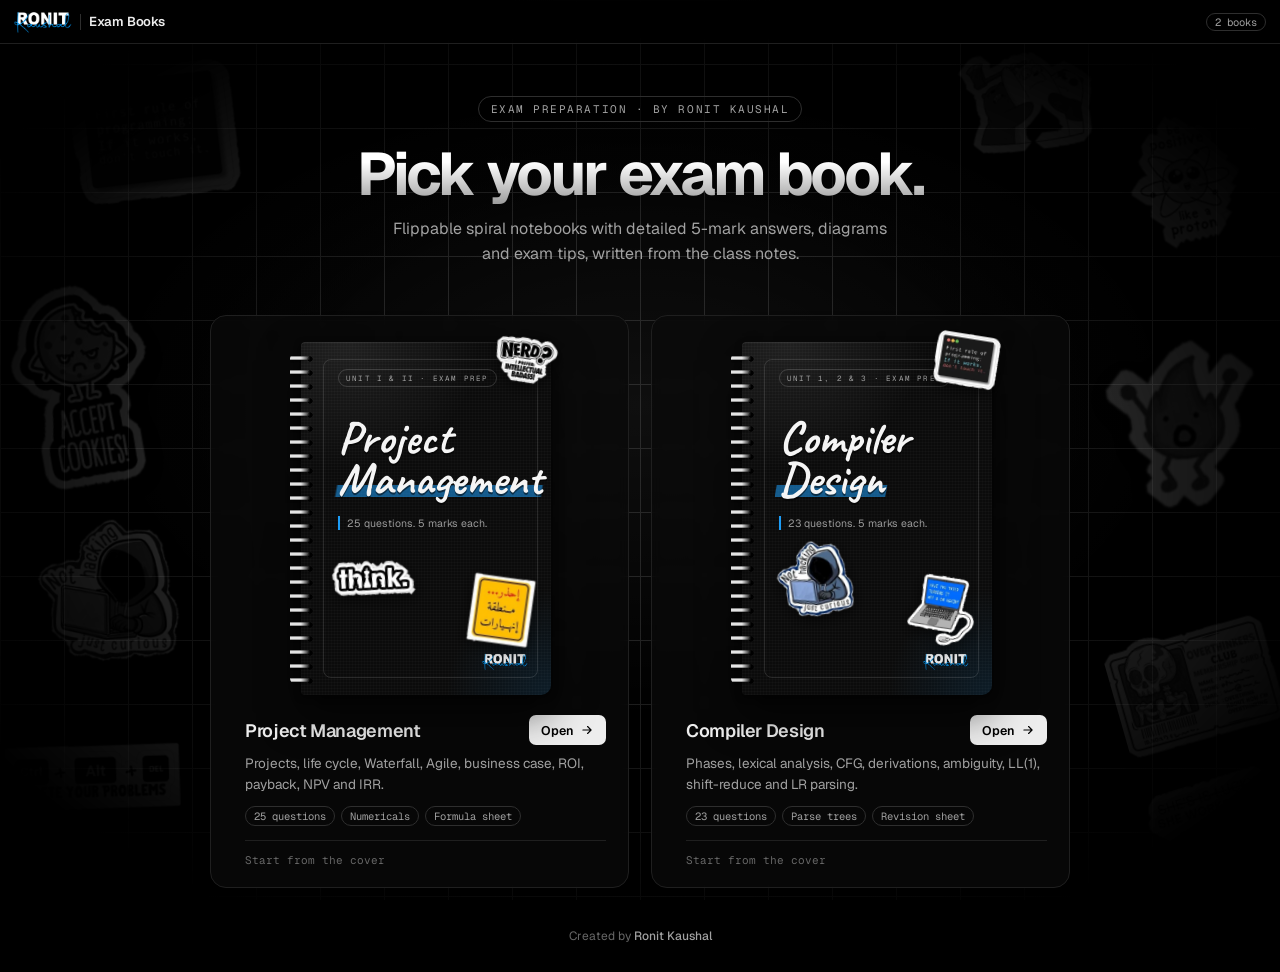
<file: index.html>
<!doctype html>
<html lang="en">
<head>
<meta charset="utf-8" />
<meta name="viewport" content="width=device-width, initial-scale=1" />
<title>Exam Books — by Ronit Kaushal</title>
<link rel="preconnect" href="https://fonts.googleapis.com" />
<link rel="preconnect" href="https://fonts.gstatic.com" crossorigin />
<link href="https://fonts.googleapis.com/css2?family=Caveat:wght@500;700&family=Geist:wght@400;500;600;700&family=Geist+Mono:wght@400;500&display=swap" rel="stylesheet" />
<link rel="icon" type="image/webp" href="assets/img/RonitLogodark.webp" />
<link rel="stylesheet" href="assets/css/home.css?v=1" />
</head>
<body>

<div class="bg" aria-hidden="true"></div>
<div class="sticker-bg" id="stickers" aria-hidden="true"></div>

<header class="nav">
  <a class="brand" href="index.html">
    <img class="brand-logo" src="assets/img/RonitLogodark.webp" alt="Ronit Kaushal" width="58" height="24" />
    <span class="brand-div"></span>
    Exam Books
  </a>
  <span class="pill">2 books</span>
</header>

<main class="home">
  <section class="hero">
    <span class="eyebrow">Exam preparation · by Ronit Kaushal</span>
    <h1>Pick your exam book.</h1>
    <p>Flippable spiral notebooks with detailed 5-mark answers, diagrams and exam tips, written from the class notes.</p>
  </section>

  <section class="shelf">
    <a class="book-card" href="project-management.html" data-store="pm-book-page">
      <div class="mini">
        <span class="rings"></span>
        <div class="mini-inner">
          <span class="m-eyebrow">Unit I &amp; II · Exam Prep</span>
          <div class="m-title"><span>Project</span><span>Management</span></div>
          <div class="m-sub">25 questions. 5 marks each.</div>
          <img class="msk msk-1" alt="" /><img class="msk msk-2" alt="" /><img class="msk msk-3" alt="" />
          <img class="m-logo" src="assets/img/RonitLogodark.webp" alt="" width="56" height="23" />
        </div>
      </div>
      <div class="meta">
        <div class="meta-top"><h2>Project Management</h2><span class="go">Open <svg viewBox="0 0 24 24" fill="none" stroke="currentColor" stroke-width="2" stroke-linecap="round" stroke-linejoin="round"><path d="M5 12h14M13 6l6 6-6 6"/></svg></span></div>
        <p>Projects, life cycle, Waterfall, Agile, business case, ROI, payback, NPV and IRR.</p>
        <div class="tags"><span>25 questions</span><span>Numericals</span><span>Formula sheet</span></div>
        <div class="resume"></div>
      </div>
    </a>

    <a class="book-card" href="compiler-design.html" data-store="cd-book-page">
      <div class="mini">
        <span class="rings"></span>
        <div class="mini-inner">
          <span class="m-eyebrow">Unit 1, 2 &amp; 3 · Exam Prep</span>
          <div class="m-title"><span>Compiler</span><span>Design</span></div>
          <div class="m-sub">23 questions. 5 marks each.</div>
          <img class="msk msk-1" alt="" /><img class="msk msk-2" alt="" /><img class="msk msk-3" alt="" />
          <img class="m-logo" src="assets/img/RonitLogodark.webp" alt="" width="56" height="23" />
        </div>
      </div>
      <div class="meta">
        <div class="meta-top"><h2>Compiler Design</h2><span class="go">Open <svg viewBox="0 0 24 24" fill="none" stroke="currentColor" stroke-width="2" stroke-linecap="round" stroke-linejoin="round"><path d="M5 12h14M13 6l6 6-6 6"/></svg></span></div>
        <p>Phases, lexical analysis, CFG, derivations, ambiguity, LL(1), shift-reduce and LR parsing.</p>
        <div class="tags"><span>23 questions</span><span>Parse trees</span><span>Revision sheet</span></div>
        <div class="resume"></div>
      </div>
    </a>
  </section>

  <footer class="foot">Created by <b>Ronit Kaushal</b></footer>
</main>

<script src="assets/js/home.js?v=1"></script>
</body>
</html>
</file>
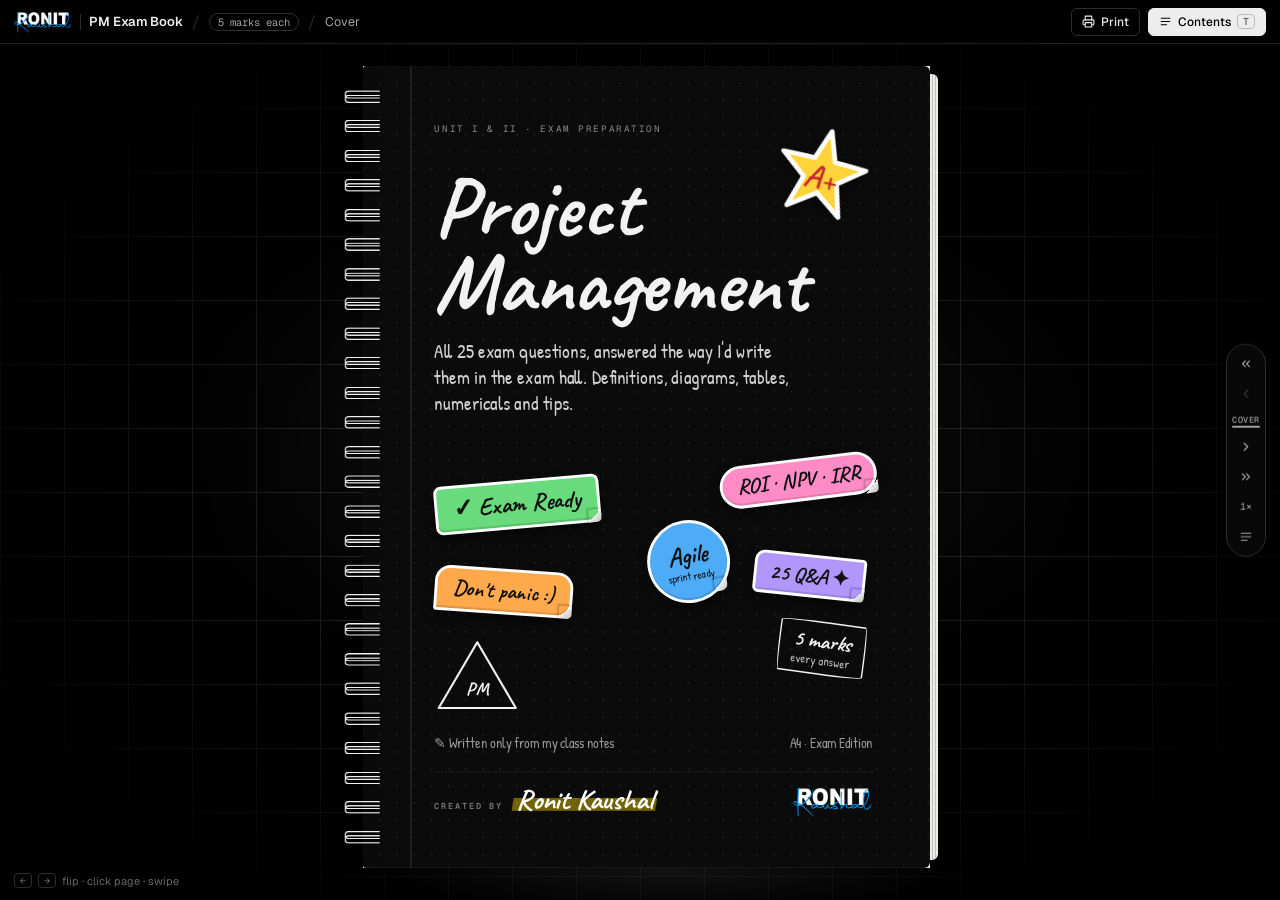
<file: exam-book/index.html>
<!doctype html>
<html lang="en">
<head>
<meta charset="utf-8" />
<meta name="viewport" content="width=device-width, initial-scale=1" />
<script>
  /* Safari / every iPhone browser (WebKit) drops SVG shapes that use the hand-drawn
     filter inside the page-turn layers, leaving only the labels. */
  if ("GestureEvent" in window || /iP(hone|ad|od)/.test(navigator.userAgent) ||
      (navigator.platform === "MacIntel" && navigator.maxTouchPoints > 1)) {
    document.documentElement.classList.add("no-rough");
  }
</script>
<title>Project Management — Exam Prep Book</title>
<link rel="preconnect" href="https://fonts.googleapis.com" />
<link rel="preconnect" href="https://fonts.gstatic.com" crossorigin />
<link href="https://fonts.googleapis.com/css2?family=Caveat:wght@500;700&family=Geist:wght@400;500;600&family=Geist+Mono:wght@400;500&family=Patrick+Hand&display=swap" rel="stylesheet" />
<link rel="icon" type="image/webp" href="img/RonitLogodark.webp" />
<link rel="stylesheet" href="style.css?v=16" />
</head>
<body>

<div class="loader" id="loader">binding pages…</div>
<div class="progress" id="progress"></div>

<header class="nav">
  <div class="nav-left">
    <a class="brand" href="#p0" onclick="return false">
      <img class="brand-logo" src="img/RonitLogodark.webp" alt="Ronit Kaushal" width="58" height="24" />
      <span class="brand-div"></span>
      PM Exam Book
    </a>
    <span class="slash">/</span>
    <span class="pill hide-sm">5 marks each</span>
    <span class="slash s2">/</span>
    <span class="crumb" id="crumb">Cover</span>
  </div>
  <div class="nav-right">
    <button class="btn hide-sm" id="printBtn" title="Print / Save as PDF">
      <svg viewBox="0 0 24 24" fill="none" stroke="currentColor" stroke-width="2" stroke-linecap="round" stroke-linejoin="round"><path d="M6 9V2h12v7"/><path d="M6 18H4a2 2 0 0 1-2-2v-5a2 2 0 0 1 2-2h16a2 2 0 0 1 2 2v5a2 2 0 0 1-2 2h-2"/><path d="M6 14h12v8H6z"/></svg>
      Print
    </button>
    <button class="btn primary" id="tocBtn">
      <svg viewBox="0 0 24 24" fill="none" stroke="currentColor" stroke-width="2" stroke-linecap="round"><path d="M4 6h16M4 12h16M4 18h10"/></svg>
      Contents <kbd style="border-color:#bbb;color:#555">T</kbd>
    </button>
  </div>
</header>

<main class="stage">
  <div class="book-wrap" id="bookWrap">
    <div class="book" id="book"></div>
  </div>
</main>

<div class="controls">
  <button class="ctl" id="firstBtn" title="Cover (Home)"><svg viewBox="0 0 24 24" fill="none" stroke="currentColor" stroke-width="2" stroke-linecap="round" stroke-linejoin="round"><path d="M11 17l-5-5 5-5M18 17l-5-5 5-5"/></svg></button>
  <button class="ctl" id="prevBtn" title="Previous page (←)"><svg viewBox="0 0 24 24" fill="none" stroke="currentColor" stroke-width="2" stroke-linecap="round" stroke-linejoin="round"><path d="M15 18l-6-6 6-6"/></svg></button>
  <div class="counter" id="counter">—</div>
  <button class="ctl" id="nextBtn" title="Next page (→)"><svg viewBox="0 0 24 24" fill="none" stroke="currentColor" stroke-width="2" stroke-linecap="round" stroke-linejoin="round"><path d="M9 18l6-6-6-6"/></svg></button>
  <button class="ctl" id="lastBtn" title="Last page (End)"><svg viewBox="0 0 24 24" fill="none" stroke="currentColor" stroke-width="2" stroke-linecap="round" stroke-linejoin="round"><path d="M13 17l5-5-5-5M6 17l5-5-5-5"/></svg></button>
  <button class="ctl" id="zoomBtn" title="Zoom (for small screens)"><span class="zoom-lbl" id="zoomLbl">1×</span></button>
  <button class="ctl" id="tocBtn2" title="Contents (T)"><svg viewBox="0 0 24 24" fill="none" stroke="currentColor" stroke-width="2" stroke-linecap="round"><path d="M4 6h16M4 12h16M4 18h10"/></svg></button>
</div>

<div class="hint"><kbd>←</kbd><kbd>→</kbd> flip · click page · swipe</div>

<div class="scrim" id="scrim"></div>
<aside class="drawer" id="drawer">
  <div class="drawer-head">
    <h3>Contents <button class="btn" id="closeDrawer" style="height:28px;padding:0 10px">Esc</button></h3>
    <input class="search" id="search" placeholder="Search questions…" autocomplete="off" />
  </div>
  <nav class="toc" id="toc"></nav>
</aside>

<div id="measure"></div>

<svg class="defs-svg" aria-hidden="true">
  <defs>
    <filter id="rough" filterUnits="userSpaceOnUse" x="-2000" y="-2000" width="6000" height="6000">
      <feTurbulence type="fractalNoise" baseFrequency="0.035" numOctaves="2" seed="7" result="n"/>
      <feDisplacementMap in="SourceGraphic" in2="n" scale="2.6" xChannelSelector="R" yChannelSelector="G"/>
    </filter>
    <marker id="arr" viewBox="0 0 10 10" refX="8" refY="5" markerWidth="8" markerHeight="8" orient="auto-start-reverse" markerUnits="userSpaceOnUse">
      <path d="M1 1 L9 5 L1 9" fill="none" stroke="#141414" stroke-width="1.8" stroke-linecap="round" stroke-linejoin="round"/>
    </marker>
    <marker id="arrL" viewBox="0 0 10 10" refX="8" refY="5" markerWidth="12" markerHeight="12" orient="auto-start-reverse" markerUnits="userSpaceOnUse">
      <path d="M1 1 L9 5 L1 9" fill="none" stroke="#141414" stroke-width="1.8" stroke-linecap="round" stroke-linejoin="round"/>
    </marker>
  </defs>
</svg>

<!-- =====================================================================
     BOOK CONTENT — every <section> is flowed onto A4 pages by book.js
     ===================================================================== -->
<div id="src">

<!-- ============================ COVER ============================ -->
<section data-kind="raw" data-title="Cover">
<div class="page cover">
  <div class="cover-inner">
    <div class="eyebrow">Unit I &amp; II · Exam Preparation</div>
    <h1><span>Project</span><span>Management</span></h1>
    <div class="sub">All 25 exam questions, answered the way I'd write them in the exam hall. Definitions, diagrams, tables, numericals and tips.</div>
    <div class="sticker">5 marks<small>every answer</small></div>
    <div class="stk stk-star" aria-hidden="true">
      <svg viewBox="0 0 100 100"><path d="M50 3 L61 34 L95 35 L68 56 L78 90 L50 70 L22 90 L32 56 L5 35 L39 34 Z"/></svg>
      <span>A+</span>
    </div>
    <div class="stk stk-pink" aria-hidden="true">ROI · NPV · IRR</div>
    <div class="stk stk-blue" aria-hidden="true"><span>Agile</span><small>sprint ready</small></div>
    <div class="stk stk-purple" aria-hidden="true">25 Q&amp;A ✦</div>
    <div class="stk stk-green" aria-hidden="true">✓ Exam Ready</div>
    <div class="stk stk-orange" aria-hidden="true">Don't panic :)</div>
    <svg class="tri" viewBox="0 0 120 104"><path d="M60 6 L114 98 L6 98 Z" fill="none" stroke="#f2f2f2" stroke-width="3" stroke-linejoin="round" style="filter:url(#rough)"/><text x="60" y="80" text-anchor="middle" style="fill:#f2f2f2;font-family:Caveat;font-weight:700;font-size:26px">PM</text></svg>
    <div class="meta"><span>✎ Written only from my class notes</span><span>A4 · Exam Edition</span></div>
    <div class="brand"><span class="by">Created by</span><span class="name">Ronit Kaushal</span><img class="cover-logo" src="img/RonitLogodark.webp" alt="Ronit Kaushal logo" width="112" height="46" /></div>
  </div>
</div>
</section>

<!-- ============================ CONTENTS ============================ -->
<section data-kind="toc" data-title="Contents"></section>

<!-- ============================ HOW TO USE ============================ -->
<section data-kind="flow" data-tag="✎" data-title="How to use this book">
  <h2 class="q-title">How to write a 5-mark answer</h2>
  <p class="q-meta">Read this once before you start. It takes 1 minute.</p>
  <p>A 5-mark answer needs around <span class="hl">1.5 to 2 pages</span> in the exam. Examiners give marks for <b>structure</b>, not just length. Every answer in this book follows the same pattern, so you can copy the style straight into your answer sheet:</p>
  <figure class="fig">
    <svg viewBox="0 0 600 120">
      <rect class="sk" x="6" y="30" width="100" height="56" rx="10"/><text x="56" y="56" text-anchor="middle" class="t-b">Define</text><text x="56" y="76" text-anchor="middle" class="t-xs">1 mark</text>
      <rect class="sk" x="128" y="30" width="110" height="56" rx="10"/><text x="183" y="56" text-anchor="middle" class="t-b">Explain</text><text x="183" y="76" text-anchor="middle" class="t-xs">points + headings</text>
      <rect class="sk" x="260" y="30" width="100" height="56" rx="10"/><text x="310" y="56" text-anchor="middle" class="t-b">Draw</text><text x="310" y="76" text-anchor="middle" class="t-xs">diagram / table</text>
      <rect class="sk" x="382" y="30" width="100" height="56" rx="10"/><text x="432" y="56" text-anchor="middle" class="t-b">Example</text><text x="432" y="76" text-anchor="middle" class="t-xs">real-life case</text>
      <rect class="sk-shade" x="504" y="30" width="90" height="56" rx="10"/><text x="549" y="56" text-anchor="middle" class="t-b">Conclude</text><text x="549" y="76" text-anchor="middle" class="t-xs">1–2 lines</text>
      <path class="sk" d="M106 58 H124" marker-end="url(#arr)"/><path class="sk" d="M238 58 H256" marker-end="url(#arr)"/><path class="sk" d="M360 58 H378" marker-end="url(#arr)"/><path class="sk" d="M482 58 H500" marker-end="url(#arr)"/>
    </svg>
    <figcaption data-n="0.1">The 5-step answer pattern used on every page</figcaption>
  </figure>
  <h3>Symbols used in this book</h3>
  <table class="hand">
    <tr><th>Symbol</th><th>Meaning</th></tr>
    <tr><td>Boxed definition</td><td>Write this <b>word-for-word</b> as your first line.</td></tr>
    <tr><td>✎ Exam tip</td><td>A small trick to get extra marks.</td></tr>
    <tr><td>★ Remember</td><td>A one-line memory hook.</td></tr>
    <tr><td><span class="hl">Highlighted</span></td><td>Keywords the examiner looks for.</td></tr>
    <tr><td><span class="answer-box">Boxed answer</span></td><td>Final answer of a numerical. Always box it in the exam!</td></tr>
  </table>
  <h3>For numericals, always write…</h3>
  <ol>
    <li><b>Given</b> data (list it neatly).</li>
    <li>The <b>formula</b> in words first.</li>
    <li>Step-by-step working, with units (₹, days, weeks, %).</li>
    <li>The <b>boxed</b> final answer.</li>
    <li>One line of <b>interpretation</b> or decision (accept / reject, good / bad).</li>
  </ol>
  <div class="remember">Formula + steps + box + one-line meaning = full marks in numericals.</div>
  <p class="small">All content in this book comes from the class notes: <i>Project, Project Life Cycle, Project vs Programme, Exploring Opportunities in PM, Types of Cost, Waterfall Method, Agile/Sprint Planning, Unit II (Business Case)</i> and the <i>Assignment</i> practical questions.</p>
</section>

<!-- =====================================================================
     MAIN QUESTIONS
     ===================================================================== -->

<!-- ============================ Q1 ============================ -->
<section data-tag="Q1" data-title="What is a Project?" data-group="Main Questions" data-src="Project.pdf (pp. 1–5); Difference between Project and Programme.pdf (pp. 1, 4); Project life cycle.pdf (pp. 1–3); Exploring opportinities in PM.pdf (p. 1)">
  <h2 class="q-title"><span class="qn">Q1</span>What is a Project?</h2>
  <div class="q-meta"><span class="marks">5 marks</span><span>Unit I · Basics</span></div>

  <div class="def" data-label="Definition">
    A <span class="hl">project</span> is a <b>temporary</b>, <b>planned</b> piece of work with a clear <b>start and end date</b>, created to make a <b>unique product, service or result</b>.
  </div>

  <p><span class="ans">Ans.</span> In simple words, a project is a <span class="hl">one-time job</span> that is done to create something new. It begins on a fixed date, it finishes on a fixed date, and once its work is delivered the project closes down.</p>

  <h3>PMBOK® Guide definition</h3>
  <div class="box">According to the <b>PMBOK® Guide (PMI, 2008)</b>, a project is <i>"a temporary endeavor undertaken to create a unique product, service or result."</i></div>
  <p>Projects are temporary and <b>close down on the completion of the work</b> they were chartered (approved) to deliver.</p>

  <h3>Another way to define it</h3>
  <p>A project is a <span class="hl">set of tasks</span> that must be completed within a <b>defined timeline</b> to accomplish a <b>specific set of goals</b>. These tasks are completed by a group of people called the <b>project team</b>, which is led by a <b>project manager</b>. The project manager oversees the planning, scheduling, tracking and successful completion of the project.</p>
  <p>More specifically, a project is a <b>series of structured tasks, activities and deliverables</b> that are carefully executed to achieve a desired outcome.</p>

  <h3>Key parts of a project</h3>
  <figure class="fig">
    <svg viewBox="0 0 600 235">
      <ellipse class="sk" cx="100" cy="58" rx="92" ry="42"/>
      <text x="100" y="54" text-anchor="middle" class="t-b">Temporary</text>
      <text x="100" y="78" text-anchor="middle" class="t-s">fixed start + finish</text>
      <ellipse class="sk" cx="300" cy="50" rx="92" ry="42"/>
      <text x="300" y="46" text-anchor="middle" class="t-b">Unique Goal</text>
      <text x="300" y="70" text-anchor="middle" class="t-s">something new</text>
      <ellipse class="sk" cx="500" cy="58" rx="92" ry="42"/>
      <text x="500" y="54" text-anchor="middle" class="t-b">Limits</text>
      <text x="500" y="78" text-anchor="middle" class="t-s">time · money · supplies</text>
      <path class="sk" d="M130 100 Q170 150 215 172" marker-end="url(#arrL)"/>
      <path class="sk" d="M300 94 L300 160" marker-end="url(#arrL)"/>
      <path class="sk" d="M470 100 Q430 150 385 172" marker-end="url(#arrL)"/>
      <rect class="sk-shade" x="200" y="165" width="200" height="58" rx="12"/>
      <text x="300" y="203" text-anchor="middle" class="t-b" style="font-size:32px">PROJECT</text>
    </svg>
    <figcaption data-n="1.1">Temporary + Unique + Limited = a Project</figcaption>
  </figure>
  <ol>
    <li><b>Temporary:</b> It has a fixed start date and a set finish date.</li>
    <li><b>Unique goal:</b> It creates something new or different, unlike regular daily work.</li>
    <li><b>Limits:</b> It must follow rules for <span class="hl">time, money and supplies</span> (resources).</li>
  </ol>

  <h3>Project vs Regular work</h3>
  <table class="hand">
    <tr><th>Basis</th><th>Project</th><th>Regular work (operations)</th></tr>
    <tr><td>Nature</td><td>One-time, temporary</td><td>Ongoing, repeated every day</td></tr>
    <tr><td>Output</td><td>Something new and unique</td><td>Same routine output</td></tr>
    <tr><td>End date</td><td>Fixed finish date</td><td>No fixed end</td></tr>
    <tr><td>Example</td><td>Building a brand new mobile app</td><td>Fixing bugs on that app every day after it is launched</td></tr>
  </table>

  <h3>Examples of projects</h3>
  <div class="grid2">
    <ul>
      <li>Video game development</li>
      <li>Building construction</li>
      <li>Natural disaster relief efforts</li>
      <li>Promo campaigns for musicians</li>
    </ul>
    <ul>
      <li>Events like Fashion Week</li>
      <li>Humanitarian aid efforts overseas</li>
      <li>A bank's mobile banking app in 12 months</li>
      <li>Construction of a new hospital (₹50 crore, 2 years)</li>
    </ul>
  </div>

  <h3>Every project has a life cycle</h3>
  <p>Every project moves through the <b>project life cycle</b>, a basic framework that project managers use to structure projects and set them up for success.</p>
  <figure class="fig">
    <svg viewBox="0 0 600 90">
      <rect class="sk" x="2" y="18" width="100" height="54" rx="8"/><text x="52" y="51" text-anchor="middle">Initiation</text>
      <rect class="sk" x="124" y="18" width="100" height="54" rx="8"/><text x="174" y="51" text-anchor="middle">Planning</text>
      <rect class="sk" x="246" y="18" width="100" height="54" rx="8"/><text x="296" y="51" text-anchor="middle">Execution</text>
      <rect class="sk" x="368" y="18" width="110" height="54" rx="8"/><text x="423" y="42" text-anchor="middle">Monitoring &amp;</text><text x="423" y="63" text-anchor="middle">Controlling</text>
      <rect class="sk-shade" x="500" y="18" width="96" height="54" rx="8"/><text x="548" y="51" text-anchor="middle">Closure</text>
      <path class="sk" d="M102 45 H120" marker-end="url(#arr)"/><path class="sk" d="M224 45 H242" marker-end="url(#arr)"/><path class="sk" d="M346 45 H364" marker-end="url(#arr)"/><path class="sk" d="M478 45 H496" marker-end="url(#arr)"/>
    </svg>
    <figcaption data-n="1.2">The five phases every project passes through</figcaption>
  </figure>
  <figure class="fig note-img">
    <img src="img/lifecycle-3.png" width="640" height="509" alt="Project life cycle: 1 Initiation, 2 Planning, 3 Execution, 4 Monitoring, 5 Closing" />
    <figcaption data-n="1.3">Project life cycle diagram, from <i>Project life cycle.pdf</i> (p. 2)</figcaption>
  </figure>

  <div class="tip">Start with the PMBOK definition in quotes, then draw Fig 1.1. The words "temporary" and "unique" must appear in your answer.</div>
  <div class="conclusion">A project is a temporary, goal-oriented effort with a definite beginning and end. It is carried out by a team under a project manager, within limits of time, cost and resources, to create a unique product, service or result.</div>
</section>

<!-- ============================ Q2 ============================ -->
<section data-tag="Q2" data-title="What is Project Management?" data-group="Main Questions" data-src="Exploring opportinities in PM.pdf (pp. 1, 10–12); Project life cycle.pdf (pp. 1–6, 10); Project.pdf (p. 3); Difference between Project and Programme.pdf (p. 3)">
  <h2 class="q-title"><span class="qn">Q2</span>What is Project Management?</h2>
  <div class="q-meta"><span class="marks">5 marks</span><span>Unit I · Basics</span></div>

  <div class="def" data-label="Definition">
    <span class="hl">Project Management</span> is the process of <b>planning, executing, monitoring and successfully completing</b> a project <b>within time, cost and quality constraints</b>, so that the project achieves its goals.
  </div>

  <p><span class="ans">Ans.</span> A project does not complete itself. Someone has to plan the work, divide it among people, track progress and solve problems. This whole job is called <b>project management</b>, and the person who leads it is the <b>project manager</b>.</p>
  <p>The project manager oversees the <span class="hl">planning, scheduling, tracking and successful completion</span> of the project and leads the project team.</p>
  <p>Project management <b>integrates planning, leadership, communication, resource management and risk control</b> to achieve strategic organizational goals.</p>

  <h3>The three constraints of a project</h3>
  <figure class="fig">
    <svg viewBox="0 0 600 260">
      <path class="sk" d="M300 30 L480 230 L120 230 Z"/>
      <text x="300" y="20" text-anchor="middle" class="t-b">TIME</text>
      <text x="96" y="252" text-anchor="middle" class="t-b">COST</text>
      <text x="508" y="252" text-anchor="middle" class="t-b">QUALITY</text>
      <ellipse class="sk-shade" cx="300" cy="165" rx="70" ry="34"/>
      <text x="300" y="162" text-anchor="middle" class="t-b">SCOPE</text>
      <text x="300" y="184" text-anchor="middle" class="t-xs">what we deliver</text>
      <text x="80" y="110" class="t-s">on schedule</text>
      <text x="430" y="110" class="t-s">required standard</text>
      <path class="sk-thin" d="M150 115 Q190 120 205 140" marker-end="url(#arr)"/>
      <path class="sk-thin" d="M470 118 Q430 122 400 145" marker-end="url(#arr)"/>
    </svg>
    <figcaption data-n="2.1">A project is successful when it is delivered on time, within cost and at the required quality</figcaption>
  </figure>

  <h3>Process of project management (5 phases)</h3>
  <figure class="fig">
    <svg viewBox="0 0 600 350">
      <circle class="sk-dash" cx="300" cy="185" r="135"/>
      <path class="sk" d="M375 55.1 A150 150 0 0 1 400.4 73.5" marker-end="url(#arrL)"/>
      <path class="sk" d="M446.7 216.2 A150 150 0 0 1 437 246" marker-end="url(#arrL)"/>
      <path class="sk" d="M315.7 334.2 A150 150 0 0 1 284.3 334.2" marker-end="url(#arrL)"/>
      <path class="sk" d="M163 246 A150 150 0 0 1 153.3 216.2" marker-end="url(#arrL)"/>
      <path class="sk" d="M199.6 73.5 A150 150 0 0 1 225 55.1" marker-end="url(#arrL)"/>
      <rect class="sk" x="235" y="27" width="130" height="46" rx="10" style="fill:var(--paper)"/><text x="300" y="57" text-anchor="middle">1. Initiation</text>
      <rect class="sk" x="363" y="120" width="130" height="46" rx="10" style="fill:var(--paper)"/><text x="428" y="150" text-anchor="middle">2. Planning</text>
      <rect class="sk" x="314" y="271" width="130" height="46" rx="10" style="fill:var(--paper)"/><text x="379" y="301" text-anchor="middle">3. Execution</text>
      <rect class="sk" x="146" y="271" width="150" height="46" rx="10" style="fill:var(--paper)"/><text x="221" y="292" text-anchor="middle">4. Monitoring &amp;</text><text x="221" y="311" text-anchor="middle">Controlling</text>
      <rect class="sk" x="107" y="120" width="130" height="46" rx="10" style="fill:var(--paper)"/><text x="172" y="150" text-anchor="middle">5. Closure</text>
      <text x="300" y="180" text-anchor="middle" class="t-b">Project</text>
      <text x="300" y="205" text-anchor="middle" class="t-b">Life Cycle</text>
    </svg>
    <figcaption data-n="2.2">The 5 phases of project management</figcaption>
  </figure>
  <ol>
    <li><b>Initiation:</b> The project's feasibility and value are assessed. Objectives, scope, purpose and stakeholders are defined. Activities: develop a <span class="hl">business case</span>, conduct a feasibility study, identify stakeholders, create a <b>project charter</b> that formally authorizes the project.</li>
    <li><b>Planning:</b> A roadmap is made to finish on time and within budget. The project is broken into smaller tasks with milestones. Plans made: project management plan (WBS + Gantt chart), risk plan, financial plan, resource plan, communication plan and quality plan (KPIs).</li>
    <li><b>Execution:</b> The plan is put into action and deliverables are completed. The PM assigns tasks, clarifies roles, answers questions, oversees work, facilitates communication and supports the team.</li>
    <li><b>Monitoring &amp; Controlling:</b> Progress is tracked using timesheets, reports, Gantt charts or Kanban boards. The PM controls timelines, cost, team, quality and risk.</li>
    <li><b>Closure:</b> The project is closed, knowledge and artifacts are archived, team members are released, contracts are closed and <b>lessons learned</b> are reviewed.</li>
  </ol>

  <h3>What the project manager controls</h3>
  <table class="hand">
    <tr><th>Area</th><th>Example of control action</th></tr>
    <tr><td>Timelines</td><td>If a team member can't finish a task on time, assign it to someone else.</td></tr>
    <tr><td>Cost</td><td>If a vendor costs more than expected, reduce the project scope.</td></tr>
    <tr><td>Team</td><td>If two members disagree, the PM has the last word.</td></tr>
    <tr><td>Quality</td><td>If a part is substandard, find a different approach to build it.</td></tr>
    <tr><td>Risk</td><td>If a new risk appears, mitigate it before it affects the team.</td></tr>
  </table>

  <h3>Skills needed in project management</h3>
  <table class="hand">
    <tr><th>Technical skills</th><th>Soft skills</th></tr>
    <tr><td>Project planning, Scheduling, Budgeting</td><td>Leadership, Communication, Negotiation</td></tr>
    <tr><td>Risk &amp; Quality management</td><td>Decision making, Team building</td></tr>
    <tr><td>MS Project, Primavera, Agile &amp; Scrum</td><td>Problem solving, Conflict management, Critical thinking</td></tr>
  </table>

  <h3>Example: a new Business School</h3>
  <p>A university plans to set up a new Business School within <b>two years</b>. The project manager:</p>
  <ul>
    <li>Prepares the project plan and <b>work breakdown structure (WBS)</b>.</li>
    <li>Monitors budget, schedule and quality.</li>
    <li>Coordinates architects, contractors, academic experts and regulators.</li>
    <li>Identifies and mitigates project risks, and ensures a successful launch.</li>
  </ul>

  <h3>Importance of project management</h3>
  <ul class="dots">
    <li><b>Structure &amp; clarity:</b> breaks complex projects into manageable phases.</li>
    <li><b>Better planning &amp; control:</b> each phase has clear objectives and review points.</li>
    <li><b>Communication:</b> stakeholders know what to expect at each stage.</li>
    <li><b>Progress tracking:</b> progress is measured against milestones.</li>
    <li><b>Quality assurance:</b> regular reviews catch errors early.</li>
  </ul>
  <p class="small">Popular methodologies: Waterfall, Agile, Scrum, Kanban, Lean, Six Sigma, PRINCE2, PMBOK, CPM, PERT.</p>

  <div class="conclusion">Project management is the art of planning, executing, monitoring and closing a project so that it is delivered on time, within budget and at the required quality. It turns an idea into a successful result.</div>
</section>

<!-- ============================ Q3 ============================ -->
<section data-tag="Q3" data-title="Characteristics of a Project" data-group="Main Questions" data-src="Project.pdf (pp. 1–4); Difference between Project and Programme.pdf (pp. 1, 3, 9); Different Types of Cost in Project Management.pdf (pp. 2–5); Project life cycle.pdf (p. 1); Exploring opportinities in PM.pdf (p. 1)">
  <h2 class="q-title"><span class="qn">Q3</span>Characteristics of a Project</h2>
  <div class="q-meta"><span class="marks">5 marks</span><span>Unit I · Basics</span></div>

  <p><span class="ans">Ans.</span> A <span class="hl">project</span> is "a temporary endeavor undertaken to create a unique product, service or result" (PMBOK®). The features that make a project different from routine work are called its <b>characteristics</b>.</p>

  <figure class="fig">
    <svg viewBox="0 0 600 330">
      <ellipse class="sk-shade" cx="300" cy="165" rx="110" ry="52"/>
      <text x="300" y="160" text-anchor="middle" class="t-b">Characteristics</text>
      <text x="300" y="186" text-anchor="middle" class="t-b">of a Project</text>
      <g>
        <rect class="sk" x="10" y="22" width="150" height="40" rx="10"/><text x="85" y="48" text-anchor="middle">Temporary</text>
        <rect class="sk" x="10" y="102" width="150" height="40" rx="10"/><text x="85" y="128" text-anchor="middle">Unique output</text>
        <rect class="sk" x="10" y="188" width="150" height="40" rx="10"/><text x="85" y="214" text-anchor="middle">Specific goal</text>
        <rect class="sk" x="10" y="268" width="150" height="40" rx="10"/><text x="85" y="294" text-anchor="middle">Constraints</text>
        <rect class="sk" x="440" y="22" width="150" height="40" rx="10"/><text x="515" y="48" text-anchor="middle">Life cycle</text>
        <rect class="sk" x="440" y="102" width="150" height="40" rx="10"/><text x="515" y="128" text-anchor="middle">Team + PM</text>
        <rect class="sk" x="440" y="188" width="150" height="40" rx="10"/><text x="515" y="214" text-anchor="middle">Risk</text>
        <rect class="sk" x="440" y="268" width="150" height="40" rx="10"/><text x="515" y="294" text-anchor="middle">Costs &amp; resources</text>
      </g>
      <path class="sk-thin" d="M160 42 Q220 60 228 128"/>
      <path class="sk-thin" d="M160 122 L192 140"/>
      <path class="sk-thin" d="M160 208 L195 192"/>
      <path class="sk-thin" d="M160 288 Q222 270 232 205"/>
      <path class="sk-thin" d="M440 42 Q380 60 372 128"/>
      <path class="sk-thin" d="M440 122 L408 140"/>
      <path class="sk-thin" d="M440 208 L405 192"/>
      <path class="sk-thin" d="M440 288 Q378 270 368 205"/>
    </svg>
    <figcaption data-n="3.1">Mind-map of project characteristics</figcaption>
  </figure>

  <h3><span class="num">1</span>Temporary nature</h3>
  <p>Every project has a <b>fixed start date and a set finish date</b>. Projects close down once the work they were chartered to deliver is complete. <i>Example: a hospital construction project of 2 years.</i></p>

  <h3><span class="num">2</span>Unique output</h3>
  <p>A project creates a <b>unique product, service or result</b>: something new or different, unlike regular daily work. Building a new app is a project; fixing bugs every day after launch is regular work.</p>

  <h3><span class="num">3</span>Specific objectives</h3>
  <p>A project is a set of tasks done to accomplish a <b>specific set of goals</b>. Its <span class="hl">scope is narrow and clearly defined</span>, for example "one completed hospital".</p>

  <h3><span class="num">4</span>Constraints (limits)</h3>
  <p>A project must follow limits of <b>time, money and supplies</b>. It is judged a success only if it is delivered <span class="hl">on time, within cost and at the required quality</span>.</p>

  <h3><span class="num">5</span>Life cycle</h3>
  <p>Every project moves through phases: <b>Initiation → Planning → Execution → Monitoring &amp; Controlling → Closure</b>. Each phase ends with one or more deliverables.</p>

  <h3><span class="num">6</span>Project team and project manager</h3>
  <p>Work is done by a <b>project team</b> led by a <b>project manager</b>, who oversees planning, scheduling, tracking and completion.</p>

  <h3><span class="num">7</span>Structured tasks and deliverables</h3>
  <p>A project is a series of <b>structured tasks, activities and deliverables</b> carried out in a planned order. It can be broken down using a WBS and a Gantt chart.</p>

  <h3><span class="num">8</span>Risk and uncertainty</h3>
  <p>Since the work is new, there are <b>project-specific risks</b> such as cost overruns, technology failure or low customer adoption. These are identified and mitigated.</p>

  <h3><span class="num">9</span>Requires costs and resources</h3>
  <p>A project uses money, people and materials. Its total cost is made up of:</p>
  <table class="hand">
    <tr><th>Cost type</th><th>Meaning</th><th>Example</th></tr>
    <tr><td>Direct</td><td>Directly linked to project work</td><td>Contractors, software licences</td></tr>
    <tr><td>Indirect</td><td>Cost of doing business overall</td><td>Heating, lighting, office rent</td></tr>
    <tr><td>Fixed</td><td>One-off charge, not linked to duration</td><td>One-time advertisement, 1-day Agile consultancy</td></tr>
    <tr><td>Variable</td><td>Changes with the project's length</td><td>Staff salaries, machine hire</td></tr>
    <tr><td>Sunk</td><td>Already spent, cannot be recovered</td><td>Money already gone (ignore in decisions)</td></tr>
  </table>
  <figure class="fig note-img">
    <img src="img/cost-1.png" width="571" height="321" alt="Project cost = Direct + Indirect + Fixed + Variable + Sunk cost" />
    <figcaption data-n="3.2">Project cost breakdown, from <i>Different Types of Cost in Project Management.pdf</i> (p. 2)</figcaption>
  </figure>

  <h3><span class="num">10</span>Measurable success</h3>
  <p>Success is measured by <b>time, cost, quality and scope</b>: "Did we deliver the required output?"</p>

  <h3>Example: launching a mobile banking app</h3>
  <table class="hand">
    <tr><th>Characteristic</th><th>In the bank's app project</th></tr>
    <tr><td>Temporary</td><td>Must launch within 12 months</td></tr>
    <tr><td>Unique</td><td>A brand-new mobile banking application</td></tr>
    <tr><td>Constraints</td><td>Fixed budget allocated</td></tr>
    <tr><td>Team</td><td>PM coordinates software developers and testers</td></tr>
    <tr><td>Risk</td><td>PM manages risks and ensures timely delivery</td></tr>
  </table>

  <div class="remember">T-U-G-C-L-T-R = Temporary, Unique, Goal, Constraints, Life cycle, Team, Risk.</div>
  <div class="conclusion">A project is temporary, unique, goal-oriented and limited by time, cost and quality. It follows a life cycle and is carried out by a team led by a project manager. These characteristics separate projects from routine operations.</div>
</section>

<!-- ============================ Q4 ============================ -->
<section data-tag="Q4" data-title="Project vs Program(me)" data-group="Main Questions" data-src="Difference between Project and Programme.pdf (pp. 1–12)">
  <h2 class="q-title"><span class="qn">Q4</span>Difference between a Project and a Program</h2>
  <div class="q-meta"><span class="marks">5 marks</span><span>Unit I · Concepts</span></div>

  <p><span class="ans">Ans.</span> Both words sound similar, but a <b>programme is much bigger</b>. It is a <span class="hl">group of related projects</span>.</p>

  <div class="def" data-label="Project">
    According to the <b>PMBOK® Guide (PMI, 2008)</b>, a project is <i>"a temporary endeavor undertaken to create a unique product, service or result."</i> Projects close down on completion of the work they were chartered to deliver.
  </div>
  <div class="def" data-label="Programme">
    According to <b>The Standard for Program Management (PMI, 2008)</b>, a programme is <i>"a group of related projects managed in a coordinated way to obtain benefits and control not available from managing them individually."</i> Programmes may also contain work outside the scope of the individual projects.
  </div>
  <p><b>OGC view:</b> PRINCE2 defines the management of projects, and the <b>Managing Successful Programmes (MSP)</b> methodology defines a programme as <i>"a portfolio of projects and activities that are coordinated and managed as a unit such that they achieve outcomes and realise benefits"</i> (OGC, 2003).</p>

  <h3>Difference table</h3>
  <table class="hand">
    <tr><th>Basis</th><th>Project</th><th>Programme</th></tr>
    <tr><td>Meaning</td><td>Temporary effort to produce a specific output</td><td>Coordinated group of related projects</td></tr>
    <tr><td>Objective</td><td>Achieve a specific deliverable</td><td>Achieve broader strategic benefits</td></tr>
    <tr><td>Scope</td><td>Narrow and clearly defined</td><td>Wider, may evolve</td></tr>
    <tr><td>Duration</td><td>Usually shorter</td><td>Usually longer</td></tr>
    <tr><td>Managed by</td><td>Project Manager</td><td>Programme Manager</td></tr>
    <tr><td>Focus</td><td>Outputs / deliverables</td><td>Outcomes and benefits</td></tr>
    <tr><td>Interdependency</td><td>Generally limited</td><td>Projects are often interdependent</td></tr>
    <tr><td>Risk</td><td>Project-specific risks</td><td>Programme-level + project-level risks</td></tr>
    <tr><td>Success</td><td>On time, within cost, required quality</td><td>Strategic benefits achieved across projects</td></tr>
    <tr><td>Main question</td><td>"Did we deliver the required output?"</td><td>"Did the combined projects deliver the strategic benefits?"</td></tr>
    <tr><td>Example</td><td>Construction of one hospital</td><td>Govt. healthcare improvement programme with many hospital projects</td></tr>
  </table>

  <h3>Example: Gandhinagar</h3>
  <p><b>Project:</b> Construction of a new hospital in Gandhinagar. Cost ₹50 crore, duration 2 years, output = one completed hospital. The project manager handles construction, budget, quality and schedule.</p>
  <p><b>Programme:</b> Gandhinagar District Healthcare Development Programme. The programme manager coordinates all of these projects to improve healthcare services in the district:</p>
  <figure class="fig">
    <svg viewBox="0 0 600 205">
      <rect class="sk-shade" x="130" y="6" width="340" height="56" rx="12"/>
      <text x="300" y="31" text-anchor="middle" class="t-b">Gandhinagar Healthcare</text>
      <text x="300" y="54" text-anchor="middle" class="t-b">Development Programme</text>
      <path class="sk-thin" d="M300 62 V88 M58 88 H542 M58 88 V112 M179 88 V112 M300 88 V112 M421 88 V112 M542 88 V112"/>
      <rect class="sk" x="4" y="112" width="108" height="84" rx="10"/><text x="58" y="140" text-anchor="middle" class="t-s">Hospital</text><text x="58" y="160" text-anchor="middle" class="t-s">construction</text><text x="58" y="182" text-anchor="middle" class="t-xs">project</text>
      <rect class="sk" x="125" y="112" width="108" height="84" rx="10"/><text x="179" y="140" text-anchor="middle" class="t-s">Medical</text><text x="179" y="160" text-anchor="middle" class="t-s">equipment</text><text x="179" y="182" text-anchor="middle" class="t-xs">procurement</text>
      <rect class="sk" x="246" y="112" width="108" height="84" rx="10"/><text x="300" y="140" text-anchor="middle" class="t-s">Doctor &amp;</text><text x="300" y="160" text-anchor="middle" class="t-s">nurse</text><text x="300" y="182" text-anchor="middle" class="t-xs">training</text>
      <rect class="sk" x="367" y="112" width="108" height="84" rx="10"/><text x="421" y="140" text-anchor="middle" class="t-s">Digital</text><text x="421" y="160" text-anchor="middle" class="t-s">health</text><text x="421" y="182" text-anchor="middle" class="t-xs">records</text>
      <rect class="sk" x="488" y="112" width="108" height="84" rx="10"/><text x="542" y="140" text-anchor="middle" class="t-s">Ambulance</text><text x="542" y="160" text-anchor="middle" class="t-s">service</text><text x="542" y="182" text-anchor="middle" class="t-xs">improvement</text>
    </svg>
    <figcaption data-n="4.1">One programme = many related projects</figcaption>
  </figure>

  <h3>Numerical illustration</h3>
  <div class="grid2">
    <div class="box">
      <b class="nu"><u>Project</u></b> (activities in sequence)<br/>
      A Design: 3 m, ₹5 L<br/>B Foundation: 4 m, ₹10 L<br/>C Construction: 6 m, ₹25 L<br/>D Finishing: 2 m, ₹8 L<br/>
      Duration = 3+4+6+2 = <span class="answer-box">15 months</span><br/>
      Cost = 5+10+25+8 = <span class="answer-box">₹48 lakh</span>
    </div>
    <div class="box">
      <b class="nu"><u>Programme</u></b> (Digital Education, run in parallel)<br/>
      A Smart classrooms: ₹20 cr, 12 m<br/>B Teacher training: ₹5 cr, 8 m<br/>C Digital platform: ₹10 cr, 10 m<br/>
      Budget = 20+5+10 = <span class="answer-box">₹35 crore</span><br/>
      Duration = max(12, 8, 10) = <span class="answer-box">12 months</span>
    </div>
  </div>
  <p class="small">A programme is not simply "one big project". It has multiple related projects designed to produce a larger benefit.</p>

  <h3>Extending it: Portfolio</h3>
  <figure class="fig">
    <svg viewBox="0 0 600 200">
      <rect class="sk-shade" x="200" y="6" width="200" height="44" rx="10"/><text x="300" y="35" text-anchor="middle" class="t-b">PORTFOLIO</text>
      <path class="sk-thin" d="M300 50 V70 M100 70 H500 M100 70 V88 M300 70 V88 M500 70 V88"/>
      <rect class="sk" x="20" y="88" width="160" height="40" rx="10"/><text x="100" y="114" text-anchor="middle">Programme A</text>
      <rect class="sk" x="220" y="88" width="160" height="40" rx="10"/><text x="300" y="114" text-anchor="middle">Programme B</text>
      <rect class="sk" x="420" y="88" width="160" height="40" rx="10"/><text x="500" y="114" text-anchor="middle">Independent project</text>
      <path class="sk-thin" d="M100 128 V146 M40 146 H160 M40 146 V160 M100 146 V160 M160 146 V160"/>
      <rect class="sk" x="14" y="160" width="52" height="32" rx="8"/><text x="40" y="182" text-anchor="middle" class="t-xs">P1</text>
      <rect class="sk" x="74" y="160" width="52" height="32" rx="8"/><text x="100" y="182" text-anchor="middle" class="t-xs">P2</text>
      <rect class="sk" x="134" y="160" width="52" height="32" rx="8"/><text x="160" y="182" text-anchor="middle" class="t-xs">P3</text>
      <text x="330" y="175" class="t-s">Project → Product</text>
      <text x="330" y="195" class="t-s">Programme → Benefits · Portfolio → Strategy</text>
    </svg>
    <figcaption data-n="4.2">Project ⊂ Programme ⊂ Portfolio</figcaption>
  </figure>
  <p><b>Portfolio</b> = all projects and programmes managed together to achieve organizational strategy. Its main question is <i>"Are we investing in the right work?"</i> <i>Example:</i> a company's portfolio has the Digital Transformation Programme (₹50 cr, 3 projects), the Market Expansion Programme (₹80 cr), a New Factory Project (₹40 cr) and an R&amp;D Project (₹20 cr). Portfolio value = 50+80+40+20 = <b>₹190 crore</b>.</p>

  <div class="remember">Project = one specific deliverable. Programme = multiple related projects + strategic benefits. "Build one college building" is a project; "improve the entire education system" is a programme.</div>
  <div class="conclusion">A project is a temporary undertaking to achieve a specific output, whereas a programme is a group of related projects managed together to achieve broader strategic benefits.</div>
</section>

<!-- ============================ Q5 ============================ -->
<section data-tag="Q5" data-title="Different Types of Projects" data-group="Main Questions" data-src="Exploring opportinities in PM.pdf (pp. 1–8); Project life cycle.pdf (p. 8, life-cycle column)">
  <h2 class="q-title"><span class="qn">Q5</span>Different Types of Projects</h2>
  <div class="q-meta"><span class="marks">5 marks</span><span>Unit I · Opportunities in PM</span></div>

  <p><span class="ans">Ans.</span> A project is a temporary endeavour to create a unique product, service or result. Organizations in <b>every sector</b> run projects, so projects can be classified by the <span class="hl">industry or sector</span> they belong to. With digital transformation, sustainability, AI and globalization, the types of projects keep growing.</p>

  <figure class="fig">
    <svg viewBox="0 0 600 300">
      <ellipse class="sk-shade" cx="300" cy="150" rx="88" ry="42"/>
      <text x="300" y="146" text-anchor="middle" class="t-b">Types of</text>
      <text x="300" y="170" text-anchor="middle" class="t-b">Projects</text>
      <rect class="sk" x="6" y="6" width="190" height="112" rx="12"/>
      <text x="101" y="32" text-anchor="middle" class="t-b">Technology</text>
      <text x="101" y="58" text-anchor="middle" class="t-s">IT · Artificial Intelligence</text>
      <text x="101" y="80" text-anchor="middle" class="t-s">Banking &amp; FinTech</text>
      <rect class="sk" x="404" y="6" width="190" height="112" rx="12"/>
      <text x="499" y="32" text-anchor="middle" class="t-b">Infrastructure</text>
      <text x="499" y="58" text-anchor="middle" class="t-s">Construction · Smart cities</text>
      <text x="499" y="80" text-anchor="middle" class="t-s">Renewable energy</text>
      <rect class="sk" x="6" y="182" width="190" height="112" rx="12"/>
      <text x="101" y="208" text-anchor="middle" class="t-b">Social / Public</text>
      <text x="101" y="234" text-anchor="middle" class="t-s">Healthcare · Education</text>
      <text x="101" y="256" text-anchor="middle" class="t-s">Government · NGO</text>
      <text x="101" y="278" text-anchor="middle" class="t-s">Disaster · Intl. development</text>
      <rect class="sk" x="404" y="182" width="190" height="112" rx="12"/>
      <text x="499" y="208" text-anchor="middle" class="t-b">Business / Science</text>
      <text x="499" y="234" text-anchor="middle" class="t-s">Manufacturing · Pharma</text>
      <text x="499" y="256" text-anchor="middle" class="t-s">R&amp;D · Events</text>
      <path class="sk" d="M196 90 L232 122" marker-end="url(#arr)"/>
      <path class="sk" d="M404 90 L368 122" marker-end="url(#arr)"/>
      <path class="sk" d="M196 210 L232 178" marker-end="url(#arr)"/>
      <path class="sk" d="M404 210 L368 178" marker-end="url(#arr)"/>
    </svg>
    <figcaption data-n="5.1">Projects grouped by sector</figcaption>
  </figure>

  <h3>Types of projects (sector-wise)</h3>
  <ol>
    <li><b>Information Technology (IT) projects:</b> software development, cloud migration, cybersecurity, AI and digital transformation. <i>Example: a bank launches a mobile banking app within 12 months.</i></li>
    <li><b>Construction &amp; infrastructure projects:</b> buildings, highways, airports, dams, bridges, metro rail, smart cities. <i>Example: a six-lane highway (procurement, contractors, approvals, safety, cost monitoring).</i></li>
    <li><b>Healthcare projects:</b> hospital expansion, Electronic Health Records, equipment installation, telemedicine. <i>Example: a hospital introduces robotic surgery.</i></li>
    <li><b>Manufacturing projects:</b> new production lines, factory automation, lean manufacturing, Industry 4.0. <i>Example: robotic assembly lines in an automobile company.</i></li>
    <li><b>Research &amp; Development (R&amp;D):</b> funded by government and industry. <i>Example: a university's ₹2 crore grant for renewable energy technology. The PM tracks budget, milestones, procurement and reporting.</i></li>
    <li><b>Education projects:</b> new campus, digital classrooms, curriculum development, NAAC/NBA accreditation. <i>Example: an LMS for 10,000 students.</i></li>
    <li><b>Government projects:</b> Smart City Mission, Digital India, PM Gati Shakti, Jal Jeevan Mission. <i>Example: a digital land records system.</i></li>
    <li><b>Banking &amp; finance projects:</b> digital banking, ATM networks, core banking upgrades, FinTech. <i>Example: a public sector bank moves to a new Core Banking System.</i></li>
    <li><b>Renewable energy projects:</b> solar plants, wind farms, green hydrogen, battery storage. <i>Example: a 100 MW solar plant (land, procurement, grid integration).</i></li>
    <li><b>Event management projects:</b> conferences, G20 Summit, Olympics, IPL, trade fairs. The PM handles logistics, vendors, security and schedules.</li>
    <li><b>Disaster management projects:</b> relief camps, food distribution, infrastructure repair, NGO coordination. <i>Example: flood rehabilitation.</i></li>
    <li><b>NGO projects:</b> education, health, women empowerment, rural development, climate change. <i>Example: a UNICEF-funded education project in rural India.</i></li>
    <li><b>International development projects:</b> poverty reduction, water supply, climate adaptation, funded by the World Bank, ADB and UNDP.</li>
    <li><b>Artificial Intelligence projects:</b> chatbots, predictive analytics, machine learning, robotics, Generative AI. <i>Example: an AI customer-support chatbot.</i></li>
    <li><b>Pharmaceutical projects:</b> drug development, clinical trials, regulatory approvals. <i>Example: developing a new vaccine in multiple phases.</i></li>
  </ol>

  <h3>Quick summary table</h3>
  <table class="hand">
    <tr><th>Type</th><th>Typical output</th><th>Common life cycle</th></tr>
    <tr><td>IT / AI</td><td>App, software, chatbot</td><td>Agile / Iterative</td></tr>
    <tr><td>Construction</td><td>Building, highway, bridge</td><td>Waterfall</td></tr>
    <tr><td>Manufacturing</td><td>Production line</td><td>Waterfall</td></tr>
    <tr><td>Healthcare</td><td>Hospital, EHR, robotic surgery</td><td>Waterfall</td></tr>
    <tr><td>Events</td><td>Conference, tournament</td><td>Planned / sequential</td></tr>
  </table>

  <div class="tip">Name at least 8 types, each with a one-line example. Examples get the marks!</div>
  <div class="conclusion">Projects exist in every sector, from IT and construction to healthcare, government, NGOs and AI. The output differs, but every type needs planning, budgeting, risk management and timely delivery.</div>
</section>

<!-- ============================ Q6 ============================ -->
<section data-tag="Q6" data-title="Agile Numerical: Velocity & Days" data-group="Main Questions" data-src="Agile projects commonly use Sprint Planning.pdf (pp. 1–6, Questions 1–6); Assignment Title.pdf (p. 4, case-study Q7–Q8)">
  <h2 class="q-title"><span class="qn">Q6</span>Agile Project Numerical: Velocity &amp; Days</h2>
  <div class="q-meta"><span class="marks">5 marks</span><span>Numerical · Agile / Scrum</span></div>

  <p><span class="ans">Ans.</span> Agile projects commonly use <b>Sprint Planning, Story Points, Velocity, Burndown Charts and Capacity</b> for numerical analysis. Learn the terms first, then the numericals are easy.</p>

  <h3>Key terms</h3>
  <table class="hand">
    <tr><th>Term</th><th>Meaning</th></tr>
    <tr><td>Project</td><td>The entire journey, e.g. 6 months</td></tr>
    <tr><td>Sprint</td><td>One short, time-boxed development cycle within that journey (usually 2 weeks)</td></tr>
    <tr><td>Story points</td><td>Units used to estimate the size/effort of work (user stories)</td></tr>
    <tr><td>Product backlog</td><td>Total list of work (story points) to be completed</td></tr>
    <tr><td>Velocity</td><td>Story points a team completes per sprint</td></tr>
    <tr><td>Capacity</td><td>Productive hours the team has available in a sprint</td></tr>
    <tr><td>Burndown</td><td>Work remaining, tracked day by day</td></tr>
  </table>
  <figure class="fig">
    <svg viewBox="0 0 600 120">
      <rect class="sk-shade" x="6" y="10" width="588" height="40" rx="10"/>
      <text x="300" y="37" text-anchor="middle" class="t-b">PROJECT → 6 months</text>
      <g>
        <rect class="sk" x="6" y="70" width="88" height="40" rx="8"/><text x="50" y="96" text-anchor="middle" class="t-s">Sprint 1</text>
        <rect class="sk" x="104" y="70" width="88" height="40" rx="8"/><text x="148" y="96" text-anchor="middle" class="t-s">Sprint 2</text>
        <rect class="sk" x="202" y="70" width="88" height="40" rx="8"/><text x="246" y="96" text-anchor="middle" class="t-s">Sprint 3</text>
        <rect class="sk" x="300" y="70" width="88" height="40" rx="8"/><text x="344" y="96" text-anchor="middle" class="t-s">Sprint 4</text>
        <text x="440" y="96" text-anchor="middle" class="t-b">. . . . . .</text>
        <rect class="sk" x="506" y="70" width="88" height="40" rx="8"/><text x="550" y="96" text-anchor="middle" class="t-s">Last sprint</text>
      </g>
      <text x="50" y="66" text-anchor="middle" class="t-xs">2 weeks</text><text x="148" y="66" text-anchor="middle" class="t-xs">2 weeks</text><text x="246" y="66" text-anchor="middle" class="t-xs">2 weeks</text><text x="344" y="66" text-anchor="middle" class="t-xs">2 weeks</text>
    </svg>
    <figcaption data-n="6.1">Project = entire journey; Sprint = one short cycle</figcaption>
  </figure>

  <h3>Formulas to remember</h3>
  <div class="formula"><span class="lbl">Average Velocity</span>Velocity = <span class="frac"><span>Total story points completed</span><span>Number of sprints</span></span></div>
  <div class="formula"><span class="lbl">Sprints required</span>No. of sprints = <span class="frac"><span>Total story points (backlog)</span><span>Velocity</span></span></div>
  <div class="formula"><span class="lbl">Duration</span>Project duration = No. of sprints × Sprint length</div>

  <h3>Problem 1: Calculate sprint velocity</h3>
  <p>A Scrum team completes these story points in three sprints: <b>Sprint 1 = 24, Sprint 2 = 30, Sprint 3 = 27</b>. Calculate the average velocity.</p>
  <div class="calc">
    <div>Average Velocity = Total story points ÷ No. of sprints</div>
    <div>= (24 + 30 + 27) ÷ 3</div>
    <div>= 81 ÷ 3</div>
    <div>= <span class="answer-box">27 story points / sprint</span></div>
  </div>
  <p><i>Interpretation:</i> The team can be expected to complete about <b>27 story points per sprint</b>.</p>

  <h3>Problem 2: Number of sprints &amp; project duration</h3>
  <p>A product backlog has <b>150 story points</b>. The team's average velocity is <b>25 points per sprint</b>. Each sprint lasts <b>2 weeks</b>. Find (1) sprints required and (2) project duration.</p>
  <div class="steps">
    <div class="step"><div class="step-h">Step 1: Number of sprints</div>
      <div class="calc"><div>No. of sprints = Total story points ÷ Velocity</div><div>= 150 ÷ 25 = <span class="answer-box">6 sprints</span></div></div></div>
    <div class="step"><div class="step-h">Step 2: Project duration</div>
      <div class="calc"><div>Duration = No. of sprints × Sprint length</div><div>= 6 × 2 weeks = <span class="answer-box">12 weeks</span></div><div class="small">(12 weeks × 5 working days = 60 working days)</div></div></div>
  </div>

  <h3>Problem 3: Team capacity (in hours / days)</h3>
  <p>A team has <b>5 members</b>, each available <b>6 productive hours per day</b>. Sprint = <b>10 working days</b>. <b>20%</b> of time goes to meetings and admin work. Find effective sprint capacity.</p>
  <div class="steps">
    <div class="step"><div class="step-h">Step 1: Total available hours</div><div class="calc"><div>= 5 × 6 × 10 = 300 hours</div></div></div>
    <div class="step"><div class="step-h">Step 2: Non-development time</div><div class="calc"><div>= 20% × 300 = 60 hours</div></div></div>
    <div class="step"><div class="step-h">Step 3: Effective capacity</div><div class="calc"><div>= 300 − 60 = <span class="answer-box">240 hours</span></div></div></div>
  </div>

  <h3>Problem 4: Project completion using velocity</h3>
  <p>Product backlog = <b>240 story points</b>. Completed: Sprint 1 = 35, Sprint 2 = 40, Sprint 3 = 45, Sprint 4 = 40. Find average velocity, remaining points and additional sprints.</p>
  <figure class="fig">
    <svg viewBox="0 0 600 260">
      <path class="sk" d="M60 230 H570" marker-end="url(#arr)"/>
      <path class="sk" d="M60 230 V20" marker-end="url(#arr)"/>
      <text x="22" y="94" class="t-xs">35</text><text x="22" y="74" class="t-xs">40</text><text x="22" y="54" class="t-xs">45</text>
      <rect class="sk-shade" x="100" y="90" width="64" height="140"/>
      <rect class="sk-shade" x="220" y="70" width="64" height="160"/>
      <rect class="sk-shade" x="340" y="50" width="64" height="180"/>
      <rect class="sk-shade" x="460" y="70" width="64" height="160"/>
      <text x="132" y="82" text-anchor="middle">35</text><text x="252" y="62" text-anchor="middle">40</text><text x="372" y="42" text-anchor="middle">45</text><text x="492" y="62" text-anchor="middle">40</text>
      <text x="132" y="252" text-anchor="middle" class="t-s">Sprint 1</text><text x="252" y="252" text-anchor="middle" class="t-s">Sprint 2</text><text x="372" y="252" text-anchor="middle" class="t-s">Sprint 3</text><text x="492" y="252" text-anchor="middle" class="t-s">Sprint 4</text>
      <path class="sk-dash" d="M60 70 H560"/>
      <text x="560" y="64" text-anchor="end" class="t-s">average velocity = 40</text>
    </svg>
    <figcaption data-n="6.2">Velocity chart: story points completed per sprint</figcaption>
  </figure>
  <div class="steps">
    <div class="step"><div class="step-h">Step 1: Total completed points</div><div class="calc"><div>= 35 + 40 + 45 + 40 = 160</div></div></div>
    <div class="step"><div class="step-h">Step 2: Average velocity</div><div class="calc"><div>= 160 ÷ 4 = <span class="answer-box">40 points / sprint</span></div></div></div>
    <div class="step"><div class="step-h">Step 3: Remaining backlog</div><div class="calc"><div>= 240 − 160 = <span class="answer-box">80 points</span></div></div></div>
    <div class="step"><div class="step-h">Step 4: Additional sprints</div><div class="calc"><div>= 80 ÷ 40 = <span class="answer-box">2 sprints</span> (i.e. 2 × 2 = 4 more weeks)</div></div></div>
  </div>

  <h3>Problem 5: Sprint burndown (points per day)</h3>
  <p>A sprint starts with <b>100 story points</b>. Completed: Day 1 = 8, Day 2 = 12, Day 3 = 10, Day 4 = 15, Day 5 = 10.</p>
  <div class="calc">
    <div>Total completed = 8 + 12 + 10 + 15 + 10 = <span class="answer-box">55 points</span></div>
    <div>Remaining after Day 5 = 100 − 55 = <span class="answer-box">45 points</span></div>
    <div>Average daily rate = 55 ÷ 5 = <span class="answer-box">11 points / day</span></div>
  </div>
  <figure class="fig">
    <svg viewBox="0 0 600 290">
      <path class="sk" d="M60 260 H580" marker-end="url(#arr)"/>
      <path class="sk" d="M60 260 V10" marker-end="url(#arr)"/>
      <text x="20" y="26" class="t-xs">100</text><text x="26" y="156" class="t-xs">45</text>
      <text x="60" y="282" text-anchor="middle" class="t-xs">Day 0</text><text x="160" y="282" text-anchor="middle" class="t-xs">1</text><text x="260" y="282" text-anchor="middle" class="t-xs">2</text><text x="360" y="282" text-anchor="middle" class="t-xs">3</text><text x="460" y="282" text-anchor="middle" class="t-xs">4</text><text x="560" y="282" text-anchor="middle" class="t-xs">5</text>
      <path class="sk-dash" d="M60 20 L560 152"/>
      <path class="sk" style="stroke-width:3" d="M60 20 L160 39.2 L260 68 L360 92 L460 128 L560 152"/>
      <circle class="sk-fill" cx="60" cy="20" r="4"/><circle class="sk-fill" cx="160" cy="39.2" r="4"/><circle class="sk-fill" cx="260" cy="68" r="4"/><circle class="sk-fill" cx="360" cy="92" r="4"/><circle class="sk-fill" cx="460" cy="128" r="4"/><circle class="sk-fill" cx="560" cy="152" r="4"/>
      <text x="168" y="34" class="t-xs">92</text><text x="268" y="62" class="t-xs">80</text><text x="368" y="86" class="t-xs">70</text><text x="468" y="122" class="t-xs">55</text><text x="540" y="176" class="t-xs">45 left</text>
      <text x="300" y="220" class="t-s">— actual remaining work</text>
      <text x="300" y="242" class="t-s">- - average pace (11 pts/day)</text>
    </svg>
    <figcaption data-n="6.3">Burndown chart: remaining story points by day</figcaption>
  </figure>
  <p><i>Interpretation:</i> The team has completed <b>55%</b> of the sprint backlog and has 45 points remaining.</p>

  <h3>Problem 6: Agile project cost (days × rate)</h3>
  <p>Team: <b>4 developers @ ₹2,000/day each</b>, <b>1 Scrum Master @ ₹3,000/day</b>, <b>1 Product Owner @ ₹3,500/day</b>. Project = <b>10 sprints × 10 working days</b>. Find total personnel cost.</p>
  <div class="steps">
    <div class="step"><div class="step-h">Step 1: Daily developer cost</div><div class="calc"><div>4 × ₹2,000 = ₹8,000</div></div></div>
    <div class="step"><div class="step-h">Step 2: Total daily team cost</div><div class="calc"><div>₹8,000 + ₹3,000 + ₹3,500 = ₹14,500</div></div></div>
    <div class="step"><div class="step-h">Step 3: Total working days</div><div class="calc"><div>10 × 10 = 100 days</div></div></div>
    <div class="step"><div class="step-h">Step 4: Total personnel cost</div><div class="calc"><div>₹14,500 × 100 = <span class="answer-box">₹14,50,000 (₹14.5 lakh)</span></div></div></div>
  </div>

  <h3>Bonus: completion rate (from the case study)</h3>
  <div class="calc">
    <div>32 of 40 user stories completed → Completion rate = 32/40 × 100 = <b>80%</b>; incomplete = 40 − 32 = <b>8 stories</b></div>
    <div>320 of 400 story points done → Work completed = 320/400 × 100 = <b>80%</b></div>
  </div>

  <div class="tip">In the exam, write "Given", then the formula, then the steps. Draw the velocity bar chart or burndown chart for an extra mark.</div>
  <div class="conclusion">Velocity tells us how much work a team finishes per sprint. Dividing the backlog by velocity gives the number of sprints, and multiplying by sprint length gives the project duration in weeks or days.</div>
</section>

<!-- ============================ Q7 ============================ -->
<section data-tag="Q7" data-title="ROI Numerical" data-group="Main Questions" data-src="Assignment Title.pdf (p. 5, Practical Q1); Unit- II.pdf (p. 12); Difference between Project and Programme.pdf (pp. 7–8)">
  <h2 class="q-title"><span class="qn">Q7</span>Numerical on ROI (Return on Investment)</h2>
  <div class="q-meta"><span class="marks">5 marks</span><span>Numerical · Project Appraisal</span></div>

  <p><span class="ans">Ans.</span> <span class="hl">ROI</span> measures how much profit a project earns <b>compared to the money invested</b>, expressed as a percentage. It is one of the financial measures used in a <b>business case</b> to analyse financial viability.</p>

  <div class="formula"><span class="lbl">Formula</span>ROI = <span class="frac"><span>Net Profit (Annual Benefit)</span><span>Initial Investment</span></span> × 100</div>
  <p class="small center">When the total return/benefit is given (not profit), use: ROI = (Benefit − Investment) ÷ Investment × 100</p>

  <h3>Question</h3>
  <div class="box">A company invests <b>₹8,00,000</b> in a new project. During the first year, the project generates a <b>net profit of ₹1,60,000</b> after all operating expenses and depreciation. Calculate the Return on Investment (ROI).</div>

  <h3>Solution</h3>
  <p><b>Given:</b> Initial Investment = ₹8,00,000; Net Profit = ₹1,60,000</p>
  <div class="steps">
    <div class="step"><div class="step-h">Step 1: Write the formula</div><div class="calc"><div>ROI = (Net Profit ÷ Initial Investment) × 100</div></div></div>
    <div class="step"><div class="step-h">Step 2: Substitute the values</div><div class="calc"><div>ROI = (1,60,000 ÷ 8,00,000) × 100</div></div></div>
    <div class="step"><div class="step-h">Step 3: Calculate</div><div class="calc"><div>= 0.20 × 100</div><div>= <span class="answer-box">ROI = 20%</span></div></div></div>
  </div>
  <figure class="fig">
    <svg viewBox="0 0 600 130">
      <text x="0" y="30" class="t-s">Investment</text>
      <rect class="sk" x="110" y="12" width="480" height="30" rx="4"/>
      <text x="350" y="34" text-anchor="middle" class="t-s">₹8,00,000 (100%)</text>
      <text x="0" y="84" class="t-s">Profit</text>
      <rect class="sk-shade" x="110" y="66" width="96" height="30" rx="4"/>
      <text x="158" y="88" text-anchor="middle" class="t-xs">₹1.6 L</text>
      <path class="sk-dash" d="M206 42 V110"/>
      <text x="216" y="88" class="t-s">= 1/5th of investment = 20% per year</text>
      <text x="110" y="124" class="t-xs">every ₹100 invested earns ₹20 of profit</text>
    </svg>
    <figcaption data-n="7.1">Profit as a share of investment</figcaption>
  </figure>
  <p><b>Interpretation:</b> The project earns <b>₹20 for every ₹100 invested</b> in the first year. A positive ROI means the project is profitable. At this rate the investment is recovered in 100 ÷ 20 = 5 years.</p>

  <h3>Example 2: Business case (online sales platform)</h3>
  <p>A retail company invests <b>₹10 lakh</b> in an e-commerce platform that generates an <b>additional profit of ₹5 lakh per year</b>.</p>
  <div class="calc">
    <div>ROI = Annual Benefit ÷ Initial Investment × 100</div>
    <div>= 5 lakh ÷ 10 lakh × 100 = <span class="answer-box">50% per year</span></div>
  </div>
  <p>This indicates a potentially attractive investment.</p>

  <h3>Example 3: Programme-level ROI (negative ROI)</h3>
  <table class="hand">
    <tr><th>Project</th><th class="r">Investment</th><th class="r">Annual Benefit</th></tr>
    <tr><td>ERP implementation</td><td class="r">₹30 lakh</td><td class="r">₹12 lakh</td></tr>
    <tr><td>Digital library</td><td class="r">₹15 lakh</td><td class="r">₹6 lakh</td></tr>
    <tr><td>Online examination system</td><td class="r">₹10 lakh</td><td class="r">₹5 lakh</td></tr>
    <tr class="total"><td>Total</td><td class="r">₹55 lakh</td><td class="r">₹23 lakh</td></tr>
  </table>
  <div class="calc">
    <div>ROI = (Annual Benefit − Investment) ÷ Investment × 100</div>
    <div>= (23 − 55) ÷ 55 × 100 = −32 ÷ 55 × 100</div>
    <div>= <span class="answer-box">−58.18%</span></div>
  </div>
  <p><b>Meaning:</b> Based only on the first year's financial benefits, the University Digital Transformation Programme has not yet recovered its investment. A programme manager would also consider <b>long-term and non-financial benefits</b>: better student services, faster administration, transparency and better decisions.</p>

  <h3>Decision rule</h3>
  <ul>
    <li><b>Higher ROI = better</b> project. Compare ROI with other projects or the expected return.</li>
    <li><b>Positive ROI</b> → profitable; <b>negative ROI</b> → investment not yet recovered.</li>
    <li>Limitation: simple ROI ignores taxes, depreciation, financing costs, inflation and the <span class="hl">time value of money</span>.</li>
  </ul>

  <div class="conclusion">ROI = Net profit ÷ Investment × 100. Here ROI = 20%, which means the project returns one-fifth of its cost every year and is financially worthwhile.</div>
</section>

<!-- ============================ Q8 ============================ -->
<section data-tag="Q8" data-title="Payback Period Numerical" data-group="Main Questions" data-src="Assignment Title.pdf (p. 5, Practical Q2); Unit- II.pdf (pp. 5, 10, 26)">
  <h2 class="q-title"><span class="qn">Q8</span>Numerical on Payback Period Method</h2>
  <div class="q-meta"><span class="marks">5 marks</span><span>Numerical · Project Appraisal</span></div>

  <p><span class="ans">Ans.</span> The <span class="hl">Payback Period</span> is the <b>time (in years) a project takes to recover its initial investment</b> from the cash inflows it generates. <b>Shorter payback = better</b> (less risky).</p>

  <h3>Formulas</h3>
  <div class="formula"><span class="lbl">(a) Equal annual cash inflows</span>Payback Period = <span class="frac"><span>Initial Investment</span><span>Annual Cash Inflow</span></span></div>
  <div class="formula"><span class="lbl">(b) Unequal cash inflows</span>PB = Years before full recovery + <span class="frac"><span>Amount still to be recovered</span><span>Cash inflow of the next year</span></span></div>

  <h3>Question (unequal cash flows)</h3>
  <div class="box">A company invests <b>₹10,00,000</b> in a project. Expected annual cash inflows are: Year 1 = ₹2,50,000; Year 2 = ₹3,00,000; Year 3 = ₹3,50,000; Year 4 = ₹2,00,000; Year 5 = ₹1,50,000. Calculate the Payback Period.</div>

  <h3>Solution</h3>
  <p><b>Step 1:</b> Since the inflows are <b>unequal</b>, prepare a <b>cumulative cash inflow</b> table.</p>
  <table class="hand">
    <tr><th class="c">Year</th><th class="r">Cash Inflow (₹)</th><th class="r">Cumulative Inflow (₹)</th><th>Remark</th></tr>
    <tr><td class="c">1</td><td class="r">2,50,000</td><td class="r">2,50,000</td><td>not recovered</td></tr>
    <tr><td class="c">2</td><td class="r">3,00,000</td><td class="r">5,50,000</td><td>not recovered</td></tr>
    <tr><td class="c">3</td><td class="r">3,50,000</td><td class="r">9,00,000</td><td>₹1,00,000 short</td></tr>
    <tr><td class="c">4</td><td class="r">2,00,000</td><td class="r">11,00,000</td><td>recovered here ✓</td></tr>
    <tr><td class="c">5</td><td class="r">1,50,000</td><td class="r">12,50,000</td><td>–</td></tr>
  </table>
  <p><b>Step 2:</b> After 3 years, ₹9,00,000 is recovered. Amount still to be recovered = 10,00,000 − 9,00,000 = <b>₹1,00,000</b>.</p>
  <p><b>Step 3:</b> Year 4 brings ₹2,00,000. Fraction of year 4 needed = 1,00,000 ÷ 2,00,000 = <b>0.5 year</b>.</p>
  <div class="calc">
    <div>Payback Period = 3 + (1,00,000 ÷ 2,00,000)</div>
    <div>= 3 + 0.5 = <span class="answer-box">3.5 years</span> (3 years 6 months)</div>
  </div>
  <figure class="fig">
    <svg viewBox="0 0 600 290">
      <path class="sk" d="M60 260 H580" marker-end="url(#arr)"/>
      <path class="sk" d="M60 260 V14" marker-end="url(#arr)"/>
      <text x="60" y="282" text-anchor="middle" class="t-xs">0</text><text x="160" y="282" text-anchor="middle" class="t-xs">1</text><text x="260" y="282" text-anchor="middle" class="t-xs">2</text><text x="360" y="282" text-anchor="middle" class="t-xs">3</text><text x="460" y="282" text-anchor="middle" class="t-xs">4</text><text x="560" y="282" text-anchor="middle" class="t-xs">5 yrs</text>
      <path class="sk-dash" d="M60 80 H570"/>
      <text x="64" y="72" class="t-s">Investment ₹10 L</text>
      <path class="sk" style="stroke-width:3" d="M60 260 L160 215 L260 161 L360 98 L460 62 L560 35"/>
      <circle class="sk-fill" cx="160" cy="215" r="4"/><circle class="sk-fill" cx="260" cy="161" r="4"/><circle class="sk-fill" cx="360" cy="98" r="4"/><circle class="sk-fill" cx="460" cy="62" r="4"/><circle class="sk-fill" cx="560" cy="35" r="4"/>
      <text x="170" y="232" class="t-xs">2.5 L</text><text x="270" y="178" class="t-xs">5.5 L</text><text x="370" y="118" class="t-xs">9 L</text><text x="470" y="80" class="t-xs">11 L</text><text x="520" y="28" class="t-xs">12.5 L</text>
      <circle class="sk" cx="410" cy="80" r="9"/>
      <path class="sk-dash" d="M410 89 V260"/>
      <text x="418" y="250" class="t-b" style="font-size:22px">3.5 yrs ✓</text>
    </svg>
    <figcaption data-n="8.1">Cumulative inflow crosses the investment line at 3.5 years</figcaption>
  </figure>

  <h3>Example (equal cash flows)</h3>
  <p>The online sales platform costs <b>₹10 lakh</b> and earns <b>₹5 lakh</b> extra profit every year.</p>
  <div class="calc"><div>Payback = Initial Investment ÷ Annual Benefit = 10 ÷ 5 = <span class="answer-box">2 years</span></div></div>

  <h3>Decision rule, merits &amp; limitations</h3>
  <ul>
    <li><b>Accept</b> the project if its payback period is shorter than the target period. Between projects, choose the <b>shortest payback</b>.</li>
    <li><b>Merit:</b> simple to calculate and understand; shows how fast money comes back.</li>
    <li><b>Limitation:</b> ignores the <span class="hl">time value of money</span> and cash flows after payback (here Year 5's ₹1.5 L is ignored). For long-term projects like a university (payback ≈ 9.3 yrs), simple payback is <b>not sufficient</b>. NPV, IRR and cash-flow projections should also be examined.</li>
  </ul>

  <div class="conclusion">The project recovers its ₹10 lakh investment in 3.5 years. If management's target is, say, 4 years, the project is acceptable.</div>
</section>

<!-- ============================ Q9 ============================ -->
<section data-tag="Q9" data-title="NPV Numerical" data-group="Main Questions" data-src="Assignment Title.pdf (p. 5, Practical Q3); Unit- II.pdf (pp. 12, 26)" data-srcnote="The question and data come from your notes. The notes don't solve it, so the discount-factor working is the standard NPV method.">
  <h2 class="q-title"><span class="qn">Q9</span>Numerical on NPV (Net Present Value)</h2>
  <div class="q-meta"><span class="marks">5 marks</span><span>Numerical · Project Appraisal</span></div>

  <p><span class="ans">Ans.</span> <span class="hl">NPV</span> = Present value of all future cash inflows <b>minus</b> the initial investment. It accounts for the <b>time value of money</b>: ₹1 received in the future is worth less than ₹1 today, so future cash flows are <b>discounted</b> at the required rate of return.</p>

  <div class="formula"><span class="lbl">Formula</span>NPV = Σ <span class="frac"><span>Cash inflow in year t</span><span>(1 + r)<sup>t</sup></span></span> − Initial Investment</div>
  <p class="center small">Discount Factor (DF) = 1 ÷ (1 + r)<sup>t</sup> &nbsp;·&nbsp; PV = Cash inflow × DF</p>

  <h3>Question</h3>
  <div class="box">A company is considering a project requiring an initial investment of <b>₹12,00,000</b>. Expected cash inflows: Year 1 = ₹3,00,000; Year 2 = ₹4,00,000; Year 3 = ₹5,00,000; Year 4 = ₹4,00,000. The required rate of return is <b>10%</b>. Calculate the NPV and state whether the project should be accepted.</div>

  <h3>Solution</h3>
  <p><b>Given:</b> Investment = ₹12,00,000; r = 10%; n = 4 years</p>
  <p><b>Step 1: Discount factors at 10%</b></p>
  <div class="calc">
    <div>Year 1: 1 ÷ (1.10)¹ = 1 ÷ 1.10 = 0.9091</div>
    <div>Year 2: 1 ÷ (1.10)² = 1 ÷ 1.21 = 0.8264</div>
    <div>Year 3: 1 ÷ (1.10)³ = 1 ÷ 1.331 = 0.7513</div>
    <div>Year 4: 1 ÷ (1.10)⁴ = 1 ÷ 1.4641 = 0.6830</div>
  </div>
  <p><b>Step 2: Present value table</b></p>
  <table class="hand">
    <tr><th class="c">Year</th><th class="r">Cash Inflow (₹)</th><th class="c">DF @ 10%</th><th class="r">Present Value (₹)</th></tr>
    <tr><td class="c">1</td><td class="r">3,00,000</td><td class="c">0.9091</td><td class="r">2,72,730</td></tr>
    <tr><td class="c">2</td><td class="r">4,00,000</td><td class="c">0.8264</td><td class="r">3,30,560</td></tr>
    <tr><td class="c">3</td><td class="r">5,00,000</td><td class="c">0.7513</td><td class="r">3,75,650</td></tr>
    <tr><td class="c">4</td><td class="r">4,00,000</td><td class="c">0.6830</td><td class="r">2,73,200</td></tr>
    <tr class="total"><td colspan="3">Total Present Value of inflows</td><td class="r">12,52,140</td></tr>
  </table>
  <p><b>Step 3: NPV</b></p>
  <div class="calc">
    <div>NPV = Total PV of inflows − Initial Investment</div>
    <div>= 12,52,140 − 12,00,000</div>
    <div>= <span class="answer-box">NPV = + ₹52,140</span></div>
  </div>
  <figure class="fig">
    <svg viewBox="0 0 600 230">
      <path class="sk" d="M30 130 H585" marker-end="url(#arr)"/>
      <path class="sk-thin" d="M60 122 V138 M180 122 V138 M300 122 V138 M420 122 V138 M540 122 V138"/>
      <text x="60" y="156" text-anchor="middle" class="t-xs">Year 0</text><text x="180" y="156" text-anchor="middle" class="t-xs">Year 1</text><text x="300" y="156" text-anchor="middle" class="t-xs">Year 2</text><text x="420" y="156" text-anchor="middle" class="t-xs">Year 3</text><text x="540" y="156" text-anchor="middle" class="t-xs">Year 4</text>
      <path class="sk" d="M60 140 V200" marker-end="url(#arr)"/>
      <text x="72" y="208" class="t-s">−12,00,000 (outflow)</text>
      <path class="sk" d="M180 120 V95" marker-end="url(#arr)"/><text x="180" y="88" text-anchor="middle" class="t-xs">3 L</text>
      <path class="sk" d="M300 120 V95" marker-end="url(#arr)"/><text x="300" y="88" text-anchor="middle" class="t-xs">4 L</text>
      <path class="sk" d="M420 120 V95" marker-end="url(#arr)"/><text x="420" y="88" text-anchor="middle" class="t-xs">5 L</text>
      <path class="sk" d="M540 120 V95" marker-end="url(#arr)"/><text x="540" y="88" text-anchor="middle" class="t-xs">4 L</text>
      <path class="sk-dash" d="M170 72 Q120 40 72 100" marker-end="url(#arr)"/>
      <path class="sk-dash" d="M290 72 Q180 18 76 100" marker-end="url(#arr)"/>
      <path class="sk-dash" d="M410 72 Q240 0 80 100" marker-end="url(#arr)"/>
      <path class="sk-dash" d="M530 72 Q300 -16 84 100" marker-end="url(#arr)"/>
      <text x="350" y="40" class="t-s">discount each inflow back to Year 0</text>
      <text x="60" y="118" text-anchor="middle" class="t-xs">PV</text>
    </svg>
    <figcaption data-n="9.1">Cash-flow timeline: future inflows are discounted back to today</figcaption>
  </figure>

  <h3>Decision</h3>
  <p>Since <b>NPV is positive (+₹52,140)</b>, the project earns <b>more than the required 10% return</b>. Therefore, the project should be <span class="hl">ACCEPTED</span> based on the NPV criterion.</p>
  <table class="hand">
    <tr><th>NPV result</th><th>Meaning</th><th>Decision</th></tr>
    <tr><td>NPV &gt; 0</td><td>Returns more than the required rate</td><td>Accept ✓</td></tr>
    <tr><td>NPV = 0</td><td>Returns exactly the required rate</td><td>Indifferent</td></tr>
    <tr><td>NPV &lt; 0</td><td>Returns less than the required rate</td><td>Reject ✗</td></tr>
  </table>
  <div class="tip">Always show the DF column. Even if your final figure differs slightly due to rounding, the method gets full marks.</div>
  <div class="conclusion">The PV of inflows (₹12,52,140) exceeds the investment (₹12,00,000), giving a positive NPV of ₹52,140. The project adds value and should be accepted.</div>
</section>

<!-- ============================ Q10 ============================ -->
<section data-tag="Q10" data-title="The Waterfall Method" data-group="Main Questions" data-src="Waterfall Method of Project Management.pdf (pp. 1–4); Project life cycle.pdf (pp. 7–8); Assignment Title.pdf (pp. 2–3, case-study risks)">
  <h2 class="q-title"><span class="qn">Q10</span>Explain the Waterfall Method</h2>
  <div class="q-meta"><span class="marks">5 marks</span><span>Unit I · Life-cycle models</span></div>

  <div class="def" data-label="Definition">
    The <span class="hl">Waterfall Method</span> is a <b>traditional, sequential</b> project management approach in which a project is divided into <b>clearly defined phases</b>, and <b>one phase must be completed before the next phase begins</b>.
  </div>
  <p><span class="ans">Ans.</span> It is called "Waterfall" because progress <b>flows downward</b> through the stages, just like water falling down steps. Water never flows back up, and in this model you <b>do not go back</b> to a finished phase.</p>

  <figure class="fig">
    <svg viewBox="0 0 600 330">
      <rect class="sk" x="8" y="10" width="160" height="46" rx="10"/><text x="88" y="40" text-anchor="middle">1. Requirements</text>
      <rect class="sk" x="92" y="62" width="160" height="46" rx="10"/><text x="172" y="92" text-anchor="middle">2. Design</text>
      <rect class="sk" x="176" y="114" width="160" height="46" rx="10"/><text x="256" y="144" text-anchor="middle">3. Development</text>
      <rect class="sk" x="260" y="166" width="160" height="46" rx="10"/><text x="340" y="196" text-anchor="middle">4. Testing</text>
      <rect class="sk" x="344" y="218" width="160" height="46" rx="10"/><text x="424" y="248" text-anchor="middle">5. Implementation</text>
      <rect class="sk-shade" x="428" y="270" width="160" height="46" rx="10"/><text x="508" y="300" text-anchor="middle">6. Maintenance</text>
      <path class="sk" d="M168 33 Q196 33 190 58" marker-end="url(#arr)"/>
      <path class="sk" d="M252 85 Q280 85 274 110" marker-end="url(#arr)"/>
      <path class="sk" d="M336 137 Q364 137 358 162" marker-end="url(#arr)"/>
      <path class="sk" d="M420 189 Q448 189 442 214" marker-end="url(#arr)"/>
      <path class="sk" d="M504 241 Q532 241 526 266" marker-end="url(#arr)"/>
      <path class="sk-dash" d="M150 270 Q60 250 60 80" marker-end="url(#arr)"/>
      <text x="20" y="300" class="t-s">✗ no going back</text>
      <path class="sk-thin" d="M72 160 L100 186 M100 160 L72 186"/>
    </svg>
    <figcaption data-n="10.1">Waterfall: each phase flows down into the next</figcaption>
  </figure>

  <h3>Phases of the Waterfall model</h3>
  <table class="hand">
    <tr><th>Phase</th><th>Main activity</th><th>Output</th></tr>
    <tr><td>1. Requirements</td><td>Identify project requirements</td><td>Requirement document</td></tr>
    <tr><td>2. Design</td><td>Develop technical / project design</td><td>Design specification</td></tr>
    <tr><td>3. Development</td><td>Build the product / system</td><td>Working product</td></tr>
    <tr><td>4. Testing</td><td>Identify and correct defects</td><td>Tested product</td></tr>
    <tr><td>5. Implementation</td><td>Deliver / deploy the product</td><td>Operational system</td></tr>
    <tr><td>6. Maintenance</td><td>Fix problems, make improvements</td><td>Maintained system</td></tr>
  </table>

  <h3>Features</h3>
  <ul>
    <li><b>Linear &amp; sequential flow:</b> each phase depends on the deliverables of the previous one.</li>
    <li><b>Not iterative:</b> unlike Agile or iterative models, it does not repeat cycles.</li>
    <li><b>No flexibility to revisit</b> earlier steps; little room for change once a phase is finished.</li>
    <li><b>Clearly defined phases</b> with a document/output at the end of each.</li>
    <li>Best for projects with <span class="hl">well-defined requirements and minimal expected changes</span>.</li>
  </ul>

  <h3>Where is it used?</h3>
  <p>Projects that often follow Waterfall: <b>manufacturing, construction and healthcare</b> projects, e.g. constructing a building, where the foundation must be finished before the walls.</p>

  <h3>Advantages &amp; limitations</h3>
  <div class="grid2">
    <div class="box"><b class="nu"><u>Advantages ✓</u></b>
      <ul class="dots"><li>Simple, clear structure</li><li>Each phase has a fixed output</li><li>Easy to calculate duration &amp; cost (phases add up)</li><li>Good for stable requirements</li></ul>
    </div>
    <div class="box"><b class="nu"><u>Limitations ✗</u></b>
      <ul class="dots"><li>No flexibility for changes</li><li>Late changes cause significant delays</li><li>User feedback comes only at the end</li><li>Risk of building unwanted features</li></ul>
    </div>
  </div>

  <h3>Waterfall vs Agile (quick compare)</h3>
  <table class="hand">
    <tr><th>Waterfall</th><th>Agile</th></tr>
    <tr><td>Linear, one phase after another</td><td>Iterative, in short sprints</td></tr>
    <tr><td>Changes are difficult</td><td>Changes added to the product backlog</td></tr>
    <tr><td>Feedback at the end</td><td>Continuous feedback after every sprint</td></tr>
    <tr><td>Construction, manufacturing</td><td>Software, e-commerce</td></tr>
  </table>

  <h3>Numerical 1: Project duration</h3>
  <p>Phases: Requirements 10 days, Design 15, Development 30, Testing 12, Implementation 8, Maintenance setup 5. Since phases are sequential, durations are simply <b>added</b>:</p>
  <div class="calc"><div>T = 10 + 15 + 30 + 12 + 8 + 5 = <span class="answer-box">80 days</span></div></div>

  <h3>Numerical 2: Cost with contingency</h3>
  <p>ERP phase costs (₹): Requirements 1,20,000; Design 1,80,000; Development 5,50,000; Testing 2,00,000; Implementation 1,50,000; Maintenance 1,00,000. Keep a 10% contingency reserve.</p>
  <div class="calc">
    <div>Total estimated cost = 1.2 + 1.8 + 5.5 + 2.0 + 1.5 + 1.0 lakh = ₹12,00,000</div>
    <div>Contingency = 10% × 12,00,000 = ₹1,20,000</div>
    <div>Total budget = 12,00,000 + 1,20,000 = <span class="answer-box">₹13,20,000</span></div>
  </div>

  <h3>Numerical 3: Effect of a delay</h3>
  <p>Planned: Requirements 2 wks, Design 3, Development 6, Testing 3, Deployment 2. A major defect adds <b>2 weeks</b> to testing.</p>
  <div class="calc">
    <div>Original duration = 2+3+6+3+2 = 16 weeks</div>
    <div>Revised testing = 3 + 2 = 5 weeks → Revised duration = 2+3+6+5+2 = 18 weeks</div>
    <div>% increase = (18 − 16) ÷ 16 × 100 = <span class="answer-box">12.5%</span></div>
  </div>
  <p class="small">In Waterfall, a delay in one phase pushes <b>every later phase</b>, so the whole project gets delayed.</p>

  <div class="conclusion">The Waterfall method is a step-by-step, downward-flowing approach: Requirements → Design → Development → Testing → Implementation → Maintenance. It is simple and well-controlled but inflexible, so it suits projects with clear, stable requirements.</div>
</section>

<!-- ============================ Q11 ============================ -->
<section data-tag="Q11" data-title="Business Case Techniques" data-group="Main Questions" data-src="Unit- II.pdf (pp. 1–15, e-commerce example; pp. 16–31, university case study)">
  <h2 class="q-title"><span class="qn">Q11</span>Explain Business Case Techniques</h2>
  <div class="q-meta"><span class="marks">5 marks</span><span>Unit II · Business Case</span></div>

  <div class="def" data-label="Definition">
    A <span class="hl">business case</span> is a <b>structured document</b> that explains <b>why a project, investment or business initiative should be undertaken</b>. It provides a logical justification for allocating money, people, time and other resources to a proposed activity.
  </div>
  <p><span class="ans">Ans.</span> In project management the business case is very important. It is the <b>foundation for deciding whether a project should be started</b>, and whether it remains worthwhile as circumstances change.</p>

  <h3>A business case answers 5 questions</h3>
  <ol>
    <li>What is the <b>problem or opportunity</b>?</li>
    <li>What <b>solution</b> is being proposed?</li>
    <li>How much will it <b>cost</b>?</li>
    <li>What <b>benefits</b> will it generate?</li>
    <li><b>Why</b> should the organisation invest in it?</li>
  </ol>

  <h3>Techniques / steps for developing a business case</h3>
  <figure class="fig">
    <svg viewBox="0 0 600 252">
      <g>
        <rect class="sk" x="6" y="8" width="128" height="50" rx="10"/><text x="70" y="38" text-anchor="middle" class="t-s">1 Need / Problem</text>
        <rect class="sk" x="160" y="8" width="128" height="50" rx="10"/><text x="224" y="38" text-anchor="middle" class="t-s">2 Objectives</text>
        <rect class="sk" x="314" y="8" width="128" height="50" rx="10"/><text x="378" y="38" text-anchor="middle" class="t-s">3 Options</text>
        <rect class="sk" x="468" y="8" width="128" height="50" rx="10"/><text x="532" y="38" text-anchor="middle" class="t-s">4 Feasibility</text>
        <rect class="sk" x="468" y="100" width="128" height="50" rx="10"/><text x="532" y="130" text-anchor="middle" class="t-s">5 Costs</text>
        <rect class="sk" x="314" y="100" width="128" height="50" rx="10"/><text x="378" y="130" text-anchor="middle" class="t-s">6 Benefits</text>
        <rect class="sk" x="160" y="100" width="128" height="50" rx="10"/><text x="224" y="130" text-anchor="middle" class="t-s">7 Risks</text>
        <rect class="sk" x="6" y="100" width="128" height="50" rx="10"/><text x="70" y="122" text-anchor="middle" class="t-s">8 Financial</text><text x="70" y="140" text-anchor="middle" class="t-s">analysis</text>
        <rect class="sk" x="6" y="192" width="170" height="50" rx="10"/><text x="91" y="222" text-anchor="middle" class="t-s">9 Preferred option</text>
        <rect class="sk" x="214" y="192" width="170" height="50" rx="10"/><text x="299" y="214" text-anchor="middle" class="t-s">10 Business case</text><text x="299" y="232" text-anchor="middle" class="t-s">document</text>
        <rect class="sk-shade" x="422" y="192" width="174" height="50" rx="10"/><text x="509" y="222" text-anchor="middle" class="t-s">Approval → Project</text>
      </g>
      <path class="sk" d="M134 33 H156" marker-end="url(#arr)"/><path class="sk" d="M288 33 H310" marker-end="url(#arr)"/><path class="sk" d="M442 33 H464" marker-end="url(#arr)"/>
      <path class="sk" d="M532 58 V96" marker-end="url(#arr)"/>
      <path class="sk" d="M468 125 H446" marker-end="url(#arr)"/><path class="sk" d="M314 125 H292" marker-end="url(#arr)"/><path class="sk" d="M160 125 H138" marker-end="url(#arr)"/>
      <path class="sk" d="M70 150 V188" marker-end="url(#arr)"/>
      <path class="sk" d="M176 217 H210" marker-end="url(#arr)"/><path class="sk" d="M384 217 H418" marker-end="url(#arr)"/>
    </svg>
    <figcaption data-n="11.1">Need → Objectives → Options → Feasibility → Costs → Benefits → Risks → Financial analysis → Recommendation</figcaption>
  </figure>

  <p class="small"><i>Running example:</i> A small retail shop sells only through its physical store and is losing customers to online competitors. It considers investing <b>₹10 lakh</b> in an online sales platform.</p>

  <h4>1. Identify the problem or opportunity</h4>
  <p>Why do we need the project? What happens if we do nothing? Who is affected? <i>The shop is losing customers and its market is limited to nearby customers. Opportunity: build an e-commerce platform.</i></p>
  <h4>2. Define business objectives (SMART)</h4>
  <p>Objectives should be <b>Specific, Measurable, Achievable, Relevant and Time-bound</b>. <i>E.g. increase sales by 20% within two years; reach customers outside the local market.</i></p>
  <h4>3. Identify alternative solutions</h4>
  <p>Don't assume one solution. Compare options, e.g. <b>do nothing</b>, a smaller version, a full version, or a partnership.</p>
  <h4>4. Conduct a feasibility analysis</h4>
  <table class="hand">
    <tr><th>Feasibility</th><th>Question asked</th></tr>
    <tr><td>Technical</td><td>Can we implement the technology?</td></tr>
    <tr><td>Financial</td><td>Can we afford it, and will it give enough returns?</td></tr>
    <tr><td>Operational</td><td>Can employees and existing systems support it?</td></tr>
    <tr><td>Legal / regulatory</td><td>Are there any legal constraints?</td></tr>
    <tr><td>Market</td><td>Is there enough customer demand?</td></tr>
  </table>
  <h4>5. Estimate costs</h4>
  <table class="hand">
    <tr><th>Cost item</th><th class="r">Estimated cost</th></tr>
    <tr><td>Website &amp; technology</td><td class="r">₹4 lakh</td></tr>
    <tr><td>Digital marketing</td><td class="r">₹2 lakh</td></tr>
    <tr><td>Inventory / logistics integration</td><td class="r">₹2 lakh</td></tr>
    <tr><td>Employee training</td><td class="r">₹1 lakh</td></tr>
    <tr><td>Contingency</td><td class="r">₹1 lakh</td></tr>
    <tr class="total"><td>Total initial investment</td><td class="r">₹10 lakh</td></tr>
  </table>
  <p class="small">Also consider <b>recurring operating costs</b>, not just the initial investment.</p>
  <h4>6. Estimate benefits</h4>
  <div class="grid2">
    <div><b class="nu"><u>Financial</u></b><ul class="dots"><li>Increased sales (+₹25 L/yr)</li><li>Increased profit (+₹5 L/yr)</li><li>Reduced operating cost</li><li>Improved productivity</li></ul></div>
    <div><b class="nu"><u>Non-financial</u></b><ul class="dots"><li>Customer satisfaction</li><li>Brand image</li><li>Wider market reach</li><li>Competitive advantage</li></ul></div>
  </div>
  <h4>7. Assess risks</h4>
  <table class="hand">
    <tr><th>Risk</th><th>Impact</th><th>Mitigation</th></tr>
    <tr><td>Low customer adoption</td><td>Lower sales</td><td>Strong digital marketing</td></tr>
    <tr><td>Cybersecurity problems</td><td>Financial / reputation loss</td><td>Security controls</td></tr>
    <tr><td>Technology failure</td><td>Business disruption</td><td>Backup &amp; support systems</td></tr>
    <tr><td>Higher costs</td><td>Lower profitability</td><td>Cost monitoring</td></tr>
    <tr><td>Strong competition</td><td>Lower market share</td><td>Competitive pricing &amp; service</td></tr>
  </table>
  <h4>8. Analyse financial viability</h4>
  <p>Techniques: <span class="hl">Payback Period, ROI, NPV, IRR, Cost–Benefit Analysis</span> (plus sensitivity and scenario analysis for big projects).</p>
  <div class="calc">
    <div>Payback = 10 L ÷ 5 L = <b>2 years</b></div>
    <div>ROI = 5 L ÷ 10 L × 100 = <b>50% per year</b></div>
  </div>
  <h4>9. Select the preferred option</h4>
  <p><i>Recommended: a company-owned e-commerce platform with outsourced logistics and payment integration.</i> This gives the best balance of cost, benefit, risk, feasibility and strategic alignment.</p>
  <h4>10. Prepare the business case document</h4>
  <table class="hand">
    <tr><th>Element</th><th>Business case summary</th></tr>
    <tr><td>Problem</td><td>Declining store growth, limited reach</td></tr>
    <tr><td>Objective</td><td>Increase sales, reach new customers</td></tr>
    <tr><td>Investment</td><td>₹10 lakh</td></tr>
    <tr><td>Annual extra profit</td><td>₹5 lakh</td></tr>
    <tr><td>ROI / Payback</td><td>50% per year / 2 years</td></tr>
    <tr><td>Major risks</td><td>Competition, cybersecurity, low adoption</td></tr>
    <tr><td>Recommendation</td><td>Develop an e-commerce platform</td></tr>
  </table>

  <h3>Importance of a business case</h3>
  <ul class="dots">
    <li><b>Supports decision-making:</b> is the project worth pursuing?</li>
    <li><b>Establishes justification:</b> shows the need and expected value.</li>
    <li><b>Estimates costs &amp; benefits</b> (financial and non-financial).</li>
    <li><b>Identifies risks</b> and how to manage them.</li>
    <li><b>Aligns with strategy</b> and organisational goals.</li>
    <li><b>Helps obtain funding</b> from management, investors and banks.</li>
    <li><b>Provides a basis for evaluation</b>: actual results are later compared with projections.</li>
  </ul>

  <h3>Case: a new university in Satna (M.P.)</h3>
  <p>Investment ≈ <b>₹140 crore</b>; fee ₹1.5 L/student. With 2,000 students revenue = ₹30 cr; with 5,000 = ₹75 cr. Annual surplus ₹15 cr → payback ≈ <b>9.3 years</b>. A <b>sensitivity analysis</b> tests "what if enrolment is lower?":</p>
  <table class="hand">
    <tr><th>Scenario</th><th class="r">Students</th><th class="r">Tuition revenue</th></tr>
    <tr><td>Pessimistic</td><td class="r">1,500</td><td class="r">₹22.5 crore</td></tr>
    <tr><td>Base case</td><td class="r">2,000</td><td class="r">₹30 crore</td></tr>
    <tr><td>Optimistic</td><td class="r">2,500</td><td class="r">₹37.5 crore</td></tr>
  </table>
  <p class="small">Recommended: phased development (Phase I Management, Economics, CS → Phase II Engineering, Law, AI → Phase III research, PhD) to reduce risk. Proceed only after satisfactory regulatory, market, financial and academic feasibility studies.</p>

  <div class="remember">A business case proves: "This is the problem, this is the solution, this is the cost, this is what we gain, these are the risks, so this is why we should (or should not) invest."</div>
  <div class="conclusion">Business case techniques (problem identification, SMART objectives, options, feasibility, cost and benefit estimation, risk assessment and financial analysis) ensure that resources go only to projects that deliver genuine organisational value.</div>
</section>

<!-- ============================ Q12 ============================ -->
<section data-tag="Q12" data-title="What is Project Appraisal?" data-group="Main Questions" data-src="Unit- II.pdf (pp. 8, 12, 20–27, 31); Project life cycle.pdf (p. 3, Initiation); Assignment Title.pdf (p. 1, topic)" data-srcnote="The notes don't define 'appraisal' in one line. The definition here is built from the feasibility, financial analysis and risk steps in Unit II.">
  <h2 class="q-title"><span class="qn">Q12</span>What is Project Appraisal?</h2>
  <div class="q-meta"><span class="marks">5 marks</span><span>Unit II · Appraisal</span></div>

  <div class="def" data-label="Definition">
    <span class="hl">Project Appraisal</span> is the process of <b>evaluating a proposed project before investing in it</b> by examining its feasibility, costs, benefits, risks and financial returns, to decide whether the project is <b>financially and strategically justified</b>.
  </div>
  <p><span class="ans">Ans.</span> Before an organisation spends money, people and time on a project, it must check: <i>"Is this project worth doing?"</i> Project appraisal answers this question. It happens in the <b>Initiation phase</b> of the project life cycle, through the <b>business case</b> and the <b>feasibility study</b>.</p>
  <div class="box center">"Why should we invest ₹X crore in this project, what value will it create, what risks will we face, and is the investment financially and strategically justified?"</div>

  <h3>Aspects of project appraisal</h3>
  <figure class="fig">
    <svg viewBox="0 0 600 260">
      <rect class="sk-shade" x="190" y="6" width="220" height="48" rx="12"/>
      <text x="300" y="38" text-anchor="middle" class="t-b">Project Appraisal</text>
      <path class="sk-thin" d="M300 54 V72 M100 72 H500 M100 72 V90 M300 72 V90 M500 72 V90"/>
      <rect class="sk" x="10" y="90" width="180" height="160" rx="12"/>
      <text x="100" y="116" text-anchor="middle" class="t-b">Feasibility</text>
      <text x="100" y="144" text-anchor="middle" class="t-s">Market</text><text x="100" y="166" text-anchor="middle" class="t-s">Technical</text><text x="100" y="188" text-anchor="middle" class="t-s">Operational</text><text x="100" y="210" text-anchor="middle" class="t-s">Legal / Regulatory</text><text x="100" y="232" text-anchor="middle" class="t-s">Academic / HR</text>
      <rect class="sk" x="210" y="90" width="180" height="160" rx="12"/>
      <text x="300" y="116" text-anchor="middle" class="t-b">Financial</text>
      <text x="300" y="144" text-anchor="middle" class="t-s">Payback Period</text><text x="300" y="166" text-anchor="middle" class="t-s">ROI</text><text x="300" y="188" text-anchor="middle" class="t-s">NPV</text><text x="300" y="210" text-anchor="middle" class="t-s">IRR</text><text x="300" y="232" text-anchor="middle" class="t-s">Cost–Benefit</text>
      <rect class="sk" x="410" y="90" width="180" height="160" rx="12"/>
      <text x="500" y="116" text-anchor="middle" class="t-b">Risk</text>
      <text x="500" y="144" text-anchor="middle" class="t-s">Risk identification</text><text x="500" y="166" text-anchor="middle" class="t-s">Impact + mitigation</text><text x="500" y="188" text-anchor="middle" class="t-s">Sensitivity analysis</text><text x="500" y="210" text-anchor="middle" class="t-s">Scenario analysis</text><text x="500" y="232" text-anchor="middle" class="t-s">Break-even</text>
    </svg>
    <figcaption data-n="12.1">The three pillars of project appraisal</figcaption>
  </figure>

  <h3><span class="num">1</span>Market appraisal</h3>
  <p>Is there enough <b>customer demand</b>? Study the population, competitors, fee/price structures, preferences and employment opportunities. <i>E.g. demand for BBA/MBA, BCA/MCA, B.Tech and AI programmes in Satna.</i></p>
  <h3><span class="num">2</span>Technical appraisal</h3>
  <p>Can we build it? Check land, buildings, labs, IT and digital infrastructure, and the required technology.</p>
  <h3><span class="num">3</span>Financial appraisal</h3>
  <p>Can we afford it, and will it give enough returns? Use <b>Payback, ROI, NPV, IRR</b>, cash-flow projections and break-even analysis.</p>
  <h3><span class="num">4</span>Operational &amp; legal appraisal</h3>
  <p>Can employees and systems support it? Are all <b>regulatory approvals</b> and accreditation requirements satisfied?</p>
  <h3><span class="num">5</span>Risk appraisal</h3>
  <p>Identify major risks, their impact and mitigation. Use <b>sensitivity analysis</b> ("what if enrolment falls to 1,500?") and <b>scenario analysis</b> (pessimistic / base / optimistic).</p>

  <h3>Steps in project appraisal</h3>
  <figure class="fig">
    <svg viewBox="0 0 600 70">
      <rect class="sk" x="2" y="12" width="104" height="46" rx="8"/><text x="54" y="40" text-anchor="middle" class="t-xs">Identify need</text>
      <rect class="sk" x="124" y="12" width="104" height="46" rx="8"/><text x="176" y="40" text-anchor="middle" class="t-xs">Feasibility</text>
      <rect class="sk" x="246" y="12" width="104" height="46" rx="8"/><text x="298" y="32" text-anchor="middle" class="t-xs">Cost &amp; benefit</text><text x="298" y="49" text-anchor="middle" class="t-xs">estimation</text>
      <rect class="sk" x="368" y="12" width="104" height="46" rx="8"/><text x="420" y="32" text-anchor="middle" class="t-xs">Risk + financial</text><text x="420" y="49" text-anchor="middle" class="t-xs">analysis</text>
      <rect class="sk-shade" x="490" y="12" width="106" height="46" rx="8"/><text x="543" y="32" text-anchor="middle" class="t-xs">Decision:</text><text x="543" y="49" text-anchor="middle" class="t-xs">Go / No-go</text>
      <path class="sk" d="M106 35 H120" marker-end="url(#arr)"/><path class="sk" d="M228 35 H242" marker-end="url(#arr)"/><path class="sk" d="M350 35 H364" marker-end="url(#arr)"/><path class="sk" d="M472 35 H486" marker-end="url(#arr)"/>
    </svg>
    <figcaption data-n="12.2">Appraisal leads to a go / no-go decision</figcaption>
  </figure>

  <h3>Example: e-commerce platform appraisal</h3>
  <table class="hand">
    <tr><th>Appraisal check</th><th>Result</th></tr>
    <tr><td>Market</td><td>Customers moving to online shopping ✓</td></tr>
    <tr><td>Cost</td><td>₹10 lakh initial investment</td></tr>
    <tr><td>Benefit</td><td>₹5 lakh extra profit per year</td></tr>
    <tr><td>Payback / ROI</td><td>2 years / 50% per year ✓</td></tr>
    <tr><td>Risks</td><td>Low adoption, cybersecurity (mitigated)</td></tr>
    <tr><td>Decision</td><td><b>Commercially attractive → GO</b></td></tr>
  </table>

  <h3>Importance</h3>
  <ul class="dots">
    <li>Prevents wasting resources on unviable projects.</li>
    <li>Helps select the best project among alternatives.</li>
    <li>Gives evidence to banks, investors and funding agencies.</li>
    <li>Identifies risks early so they can be managed.</li>
    <li>Ensures the project is aligned with organisational strategy.</li>
  </ul>
  <div class="conclusion">Project appraisal is the "health check" of a project before money is spent. Through market, technical, financial and risk evaluation, it tells management whether to proceed, modify or reject the project.</div>
</section>

<!-- ============================ Q13 ============================ -->
<section data-tag="Q13" data-title="Explain the Types of Projects" data-group="Main Questions" data-src="Project life cycle.pdf (pp. 7–9); Difference between Project and Programme.pdf (pp. 9–12); Exploring opportinities in PM.pdf (pp. 1–8); Assignment Title.pdf (pp. 3–4, XYZ Retail)">
  <h2 class="q-title"><span class="qn">Q13</span>Explain the Types of Projects</h2>
  <div class="q-meta"><span class="marks">5 marks</span><span>Unit I · Classification</span></div>

  <p><span class="ans">Ans.</span> A project is a temporary endeavour to create a unique product, service or result. Projects can be classified in three ways: <b>(A) by life-cycle approach</b>, <b>(B) by scale / structure</b> and <b>(C) by sector</b>.</p>
  <div class="tip">Q5 and Q13 are often asked as the same question. Write the sector-wise list from Q5 <i>and</i> the life-cycle types below. This answer is the "explain" version.</div>

  <h3>(A) Types by life-cycle approach</h3>
  <p>Every team is unique, so there are <b>three types of project life cycles</b>. Choose the one that fits the project.</p>
  <figure class="fig">
    <svg viewBox="0 0 600 200">
      <text x="95" y="20" text-anchor="middle" class="t-b">Waterfall</text>
      <rect class="sk" x="10" y="34" width="70" height="28" rx="6"/>
      <rect class="sk" x="50" y="74" width="70" height="28" rx="6"/>
      <rect class="sk" x="90" y="114" width="70" height="28" rx="6"/>
      <rect class="sk" x="130" y="154" width="50" height="28" rx="6"/>
      <path class="sk-thin" d="M80 48 Q92 48 88 72" marker-end="url(#arr)"/><path class="sk-thin" d="M120 88 Q132 88 128 112" marker-end="url(#arr)"/><path class="sk-thin" d="M160 128 Q172 128 166 152" marker-end="url(#arr)"/>
      <text x="300" y="20" text-anchor="middle" class="t-b">Iterative</text>
      <circle class="sk" cx="300" cy="105" r="58"/>
      <path class="sk" d="M350 75 L356 88 L342 86" />
      <text x="300" y="80" text-anchor="middle" class="t-xs">prototype</text>
      <text x="345" y="125" text-anchor="middle" class="t-xs">test</text>
      <text x="255" y="125" text-anchor="middle" class="t-xs">refine</text>
      <text x="300" y="185" text-anchor="middle" class="t-xs">feedback at milestones</text>
      <text x="505" y="20" text-anchor="middle" class="t-b">Agile</text>
      <path class="sk" d="M420 120 q20 -50 40 0 q20 -50 40 0 q20 -50 40 0 q20 -50 40 0" marker-end="url(#arr)"/>
      <text x="440" y="140" text-anchor="middle" class="t-xs">S1</text><text x="480" y="140" text-anchor="middle" class="t-xs">S2</text><text x="520" y="140" text-anchor="middle" class="t-xs">S3</text><text x="560" y="140" text-anchor="middle" class="t-xs">S4</text>
      <text x="505" y="185" text-anchor="middle" class="t-xs">continuous feedback</text>
    </svg>
    <figcaption data-n="13.1">The three project life-cycle types</figcaption>
  </figure>
  <h4>1. Waterfall (predictive) projects</h4>
  <p>Follow a <b>linear sequential flow</b>; each phase depends on the deliverables of the previous one. Not iterative, no revisiting steps. Best for <b>well-defined requirements</b>. <i>E.g. manufacturing, construction, healthcare projects.</i></p>
  <h4>2. Agile projects</h4>
  <p>Emphasise <b>flexibility and iterative progress</b>, adapting through constant feedback. Popular with software teams. Two frameworks:</p>
  <ul>
    <li><b>Scrum:</b> time-boxed <b>sprints</b> with set goals and regular reviews.</li>
    <li><b>Kanban:</b> visualise tasks, limit work in progress, keep a continuous flow. Ideal when there are no strict deadlines.</li>
  </ul>
  <p><i>E.g. XYZ Retail's e-commerce platform built as an MVP in four 2-week sprints.</i></p>
  <h4>3. Iterative projects</h4>
  <p>A flexible, cyclical approach: build a working version through repeated cycles of <b>prototyping, testing and refining</b>, and improve it with each cycle. Feedback usually comes at the <b>end of a milestone</b> (in Agile it is more continuous).</p>
  <table class="hand">
    <tr><th>Basis</th><th>Waterfall</th><th>Iterative</th><th>Agile</th></tr>
    <tr><td>Flow</td><td>Linear</td><td>Cyclical</td><td>Short sprints</td></tr>
    <tr><td>Change</td><td>Difficult</td><td>Each cycle</td><td>Anytime (backlog)</td></tr>
    <tr><td>Feedback</td><td>At the end</td><td>Per milestone</td><td>Continuous</td></tr>
    <tr><td>Best for</td><td>Stable needs</td><td>Complex, evolving needs</td><td>Uncertain needs</td></tr>
  </table>

  <h3>(B) Types by scale / structure</h3>
  <ul>
    <li><b>Individual project:</b> one specific deliverable. <i>E.g. New Factory Project, ₹40 crore.</i></li>
    <li><b>Programme:</b> a group of related projects managed together for strategic benefits. <i>E.g. Digital Transformation Programme, ₹50 crore, 3 projects.</i></li>
    <li><b>Portfolio:</b> all projects and programmes managed to achieve strategy. <i>E.g. total strategic investment, ₹190 crore.</i></li>
  </ul>

  <h3>(C) Types by sector</h3>
  <p>IT · Construction &amp; infrastructure · Healthcare · Manufacturing · R&amp;D · Education · Government · Banking &amp; finance · Renewable energy · Events · Disaster management · NGO · International development · AI · Pharmaceutical. <span class="small">(See Q5 for an example of each.)</span></p>

  <div class="conclusion">Projects can be classified by life cycle (Waterfall, Agile, Iterative), by scale (project, programme, portfolio) and by sector (IT, construction, healthcare and so on). Knowing the type helps the manager choose the right approach.</div>
</section>

<!-- =====================================================================
     ADDITIONAL QUESTIONS
     ===================================================================== -->

<!-- ============================ A1 ============================ -->
<section data-tag="A1" data-title="Methods of Project Appraisal" data-group="Additional Questions" data-src="Unit- II.pdf (pp. 10, 12, 26–27); Assignment Title.pdf (p. 5, Practical Q1–Q3)">
  <h2 class="q-title"><span class="qn">A1</span>Methods of Project Appraisal</h2>
  <div class="q-meta"><span class="marks">5 marks</span><span>Unit II · Appraisal</span></div>

  <p><span class="ans">Ans.</span> <span class="hl">Project appraisal</span> means evaluating a project before investing, to check whether it is financially and strategically justified. Management uses the following <b>financial measures (methods)</b>, as listed in the business case notes:</p>

  <figure class="fig">
    <svg viewBox="0 0 600 230">
      <rect class="sk-shade" x="170" y="6" width="260" height="46" rx="12"/>
      <text x="300" y="37" text-anchor="middle" class="t-b">Methods of Appraisal</text>
      <path class="sk-thin" d="M300 52 V70 M100 70 H500 M100 70 V88 M300 70 V88 M500 70 V88"/>
      <rect class="sk" x="10" y="88" width="180" height="130" rx="12"/>
      <text x="100" y="114" text-anchor="middle" class="t-b">Non-discounted</text>
      <text x="100" y="134" text-anchor="middle" class="t-xs">(ignore time value)</text>
      <text x="100" y="164" text-anchor="middle">1. Payback Period</text>
      <text x="100" y="190" text-anchor="middle">2. ROI</text>
      <rect class="sk" x="210" y="88" width="180" height="130" rx="12"/>
      <text x="300" y="114" text-anchor="middle" class="t-b">Discounted</text>
      <text x="300" y="134" text-anchor="middle" class="t-xs">(time value of money)</text>
      <text x="300" y="164" text-anchor="middle">3. NPV</text>
      <text x="300" y="190" text-anchor="middle">4. IRR</text>
      <rect class="sk" x="410" y="88" width="180" height="130" rx="12"/>
      <text x="500" y="114" text-anchor="middle" class="t-b">Other tools</text>
      <text x="500" y="146" text-anchor="middle" class="t-s">5. Cost–Benefit</text>
      <text x="500" y="168" text-anchor="middle" class="t-s">6. Sensitivity</text>
      <text x="500" y="190" text-anchor="middle" class="t-s">7. Scenario</text>
      <text x="500" y="212" text-anchor="middle" class="t-s">8. Break-even</text>
    </svg>
    <figcaption data-n="A1.1">Classification of appraisal methods</figcaption>
  </figure>

  <h3><span class="num">1</span>Payback Period</h3>
  <p>Time taken to recover the initial investment. <b>Payback = Investment ÷ Annual cash inflow.</b> <i>E-commerce: 10 L ÷ 5 L = 2 years.</i> Shorter is better.</p>
  <h3><span class="num">2</span>Return on Investment (ROI)</h3>
  <p>Profit as a % of investment. <b>ROI = Net profit ÷ Investment × 100.</b> <i>₹1.6 L ÷ ₹8 L × 100 = 20%.</i> Higher is better.</p>
  <h3><span class="num">3</span>Net Present Value (NPV)</h3>
  <p>PV of future inflows minus investment, discounted at the required rate. <i>₹12,52,140 − ₹12,00,000 = +₹52,140 → accept.</i> Accept if NPV &gt; 0.</p>
  <h3><span class="num">4</span>Internal Rate of Return (IRR)</h3>
  <p>The discount rate at which <b>NPV = 0</b>. <i>Same project: IRR ≈ 11.89% &gt; 10% required → accept.</i></p>
  <h3><span class="num">5</span>Cost–Benefit Analysis</h3>
  <p>Compares total costs with total <b>financial and non-financial benefits</b> (customer satisfaction, brand image, market reach).</p>
  <h3><span class="num">6–8</span>Sensitivity, Scenario &amp; Break-even analysis</h3>
  <p><b>Sensitivity:</b> how results change if one key assumption changes (e.g. enrolment). <b>Scenario:</b> pessimistic / base / optimistic cases (1,500 / 2,000 / 2,500 students → ₹22.5 / 30 / 37.5 crore). <b>Break-even:</b> minimum level (e.g. enrolment) at which revenue covers costs.</p>

  <h3>Summary table</h3>
  <table class="hand">
    <tr><th>Method</th><th>Formula / idea</th><th>Accept if</th><th>Time value?</th></tr>
    <tr><td>Payback</td><td>Investment ÷ annual inflow</td><td>≤ target period</td><td>No</td></tr>
    <tr><td>ROI</td><td>Profit ÷ investment × 100</td><td>≥ expected %</td><td>No</td></tr>
    <tr><td>NPV</td><td>PV inflows − investment</td><td>NPV &gt; 0</td><td>Yes</td></tr>
    <tr><td>IRR</td><td>Rate where NPV = 0</td><td>IRR &gt; required rate</td><td>Yes</td></tr>
    <tr><td>CBA</td><td>Benefits vs costs</td><td>Benefits &gt; costs</td><td>–</td></tr>
  </table>
  <p class="small">Besides these financial methods, appraisal also covers <b>market, technical, operational and legal feasibility</b> (see Q12).</p>
  <div class="conclusion">Payback and ROI are simple, quick methods; NPV and IRR are more accurate because they consider the time value of money. For large long-term projects, sensitivity and scenario analysis should be added.</div>
</section>

<!-- ============================ A2 ============================ -->
<section data-tag="A2" data-title="What is ROI?" data-group="Additional Questions" data-src="Unit- II.pdf (p. 12); Assignment Title.pdf (p. 5, Practical Q1); Difference between Project and Programme.pdf (pp. 7–8)">
  <h2 class="q-title"><span class="qn">A2</span>What is ROI (Return on Investment)?</h2>
  <div class="q-meta"><span class="marks">5 marks</span><span>Unit II · Financial measures</span></div>

  <div class="def" data-label="Definition">
    <span class="hl">Return on Investment (ROI)</span> is a financial measure that shows the <b>profit (benefit) earned from a project as a percentage of the money invested</b> in it.
  </div>
  <p><span class="ans">Ans.</span> ROI answers a simple question: <i>"For every ₹100 I put into this project, how much do I get back as profit?"</i> It is one of the main measures used in the <b>financial viability</b> step of a business case, along with Payback, NPV, IRR and cost–benefit analysis.</p>

  <div class="formula"><span class="lbl">Formula</span>ROI = <span class="frac"><span>Net Profit (Annual Benefit)</span><span>Initial Investment</span></span> × 100</div>

  <h3>Features of ROI</h3>
  <ul>
    <li>Expressed as a <b>percentage (%)</b>, so projects of different sizes can be compared easily.</li>
    <li>Can be calculated <b>per year</b> (simple annual ROI).</li>
    <li>Can be calculated for a <b>project</b> or a whole <b>programme</b>.</li>
    <li><b>Positive</b> ROI = profitable; <b>negative</b> ROI = investment not recovered.</li>
  </ul>

  <h3>Example</h3>
  <p>A company invests <b>₹8,00,000</b> and earns <b>₹1,60,000</b> net profit in year 1.</p>
  <div class="calc"><div>ROI = 1,60,000 ÷ 8,00,000 × 100 = <span class="answer-box">20%</span></div></div>
  <figure class="fig">
    <svg viewBox="0 0 600 120">
      <circle class="sk" cx="90" cy="60" r="50"/>
      <path class="sk-shade" d="M90 60 L90 10 A50 50 0 0 1 137.6 44.5 Z"/>
      <text x="122" y="22" class="t-xs">20%</text>
      <text x="170" y="40" class="t-s">Shaded slice = profit earned on the</text>
      <text x="170" y="62" class="t-s">investment in one year.</text>
      <text x="170" y="92" class="t-b" style="font-size:22px">₹100 invested → ₹20 profit</text>
    </svg>
    <figcaption data-n="A2.1">ROI as a share of investment</figcaption>
  </figure>

  <h3>Uses of ROI</h3>
  <ol>
    <li><b>Project selection:</b> choose the project with the higher ROI.</li>
    <li><b>Business case:</b> justify investment to management and banks (e-commerce: 50% ROI).</li>
    <li><b>Performance evaluation:</b> compare actual ROI with projected ROI later.</li>
    <li><b>Programme review:</b> University Digital Transformation Programme ROI = −58.18% in year 1, which signals that long-term benefits must be considered.</li>
  </ol>

  <h3>Limitations</h3>
  <p>A proper business case should also account for <b>taxes, depreciation, financing costs, cash flows, inflation and the time value of money</b>. Simple ROI ignores these, and it also ignores <b>non-financial benefits</b>.</p>
  <div class="conclusion">ROI is a simple, popular measure of profitability: profit ÷ investment × 100. A higher ROI means a more attractive project, but it should be used together with NPV and IRR.</div>
</section>

<!-- ============================ A3 ============================ -->
<section data-tag="A3" data-title="Formula for ROI" data-group="Additional Questions" data-src="Unit- II.pdf (p. 12); Difference between Project and Programme.pdf (p. 7); Assignment Title.pdf (p. 5, Practical Q1)">
  <h2 class="q-title"><span class="qn">A3</span>What is the Formula for ROI?</h2>
  <div class="q-meta"><span class="marks">5 marks</span><span>Unit II · Formula</span></div>

  <p><span class="ans">Ans.</span> ROI (Return on Investment) measures profitability as a percentage of the amount invested. Two forms of the formula are used, depending on what the question gives you:</p>

  <h3>Form 1: when Net Profit is given</h3>
  <div class="formula"><span class="lbl">ROI (simple annual)</span>ROI = <span class="frac"><span>Net Profit</span><span>Initial Investment</span></span> × 100</div>
  <ul>
    <li><b>Net Profit</b> = profit after all operating expenses and depreciation (or the annual benefit).</li>
    <li><b>Initial Investment</b> = total money put into the project at the start.</li>
  </ul>

  <h3>Form 2: when total Benefit / Return is given</h3>
  <div class="formula"><span class="lbl">ROI (gain over cost)</span>ROI = <span class="frac"><span>Benefit − Investment</span><span>Investment</span></span> × 100</div>
  <p>Here we first subtract the investment from the benefit to get the <b>net gain</b>.</p>

  <h3>Components explained</h3>
  <table class="hand">
    <tr><th>Term</th><th>Meaning</th><th>Example</th></tr>
    <tr><td>Investment</td><td>Initial money spent</td><td>₹8,00,000; ₹10 lakh; ₹55 lakh</td></tr>
    <tr><td>Net profit / annual benefit</td><td>Gain from the project</td><td>₹1,60,000; ₹5 lakh</td></tr>
    <tr><td>× 100</td><td>Converts the ratio to %</td><td>0.20 → 20%</td></tr>
  </table>

  <h3>Applying both forms</h3>
  <div class="steps">
    <div class="step"><div class="step-h">(i) Form 1: Net profit ₹1,60,000 on ₹8,00,000</div>
      <div class="calc"><div>ROI = 1,60,000 ÷ 8,00,000 × 100 = <span class="answer-box">20%</span></div></div></div>
    <div class="step"><div class="step-h">(ii) Form 1: Business case, ₹5 L profit on ₹10 L</div>
      <div class="calc"><div>ROI = 5 ÷ 10 × 100 = <span class="answer-box">50% per year</span></div></div></div>
    <div class="step"><div class="step-h">(iii) Form 2: Programme, benefit ₹23 L on ₹55 L</div>
      <div class="calc"><div>ROI = (23 − 55) ÷ 55 × 100 = −32 ÷ 55 × 100 = <span class="answer-box">−58.18%</span></div></div></div>
  </div>

  <h3>Interpreting the result</h3>
  <table class="hand">
    <tr><th>ROI</th><th>Meaning</th></tr>
    <tr><td>Positive (e.g. 20%, 50%)</td><td>Project is profitable; higher = better</td></tr>
    <tr><td>Zero</td><td>Just breaks even</td></tr>
    <tr><td>Negative (e.g. −58.18%)</td><td>Investment not yet recovered</td></tr>
  </table>
  <div class="remember">ROI = Gain ÷ Cost × 100. Always multiply by 100 and write the % sign!</div>
  <div class="conclusion">The ROI formula expresses gain relative to cost as a percentage. Use Net Profit ÷ Investment × 100 when profit is given, and (Benefit − Investment) ÷ Investment × 100 when total benefit is given.</div>
</section>

<!-- ============================ A4 ============================ -->
<section data-tag="A4" data-title="Calculate ROI (Profit & Investment)" data-group="Additional Questions" data-src="Assignment Title.pdf (p. 5, Practical Q1); Unit- II.pdf (p. 12)">
  <h2 class="q-title"><span class="qn">A4</span>Calculate ROI using Profit and Initial Investment</h2>
  <div class="q-meta"><span class="marks">5 marks</span><span>Numerical · ROI</span></div>

  <h3>Question</h3>
  <div class="box">A company invests <b>₹8,00,000</b> in a new project. During the first year, the project generates a <b>net profit of ₹1,60,000</b> after all operating expenses and depreciation. Calculate the ROI.</div>

  <p><span class="ans">Ans.</span></p>
  <p><b>Given:</b></p>
  <ul class="dots">
    <li>Initial Investment = ₹8,00,000</li>
    <li>Net Profit (Year 1) = ₹1,60,000 (after expenses and depreciation)</li>
  </ul>
  <p><b>To find:</b> ROI (%)</p>

  <div class="formula"><span class="lbl">Formula</span>ROI = <span class="frac"><span>Net Profit</span><span>Initial Investment</span></span> × 100</div>

  <div class="steps">
    <div class="step"><div class="step-h">Step 1: Substitute</div><div class="calc"><div>ROI = <span class="frac"><span>1,60,000</span><span>8,00,000</span></span> × 100</div></div></div>
    <div class="step"><div class="step-h">Step 2: Simplify the ratio</div><div class="calc"><div>1,60,000 ÷ 8,00,000 = 16 ÷ 80 = 1 ÷ 5 = 0.20</div></div></div>
    <div class="step"><div class="step-h">Step 3: Convert to %</div><div class="calc"><div>0.20 × 100 = <span class="answer-box">ROI = 20%</span></div></div></div>
  </div>

  <h3>Interpretation</h3>
  <ul>
    <li>The project earns <b>₹20 profit for every ₹100 invested</b> in the first year.</li>
    <li>ROI is <b>positive</b>, so the project is <b>profitable</b>.</li>
    <li>At 20% per year, the investment would be recovered in about <b>5 years</b> (100 ÷ 20).</li>
    <li>If the company's expected return is lower than 20%, the project is acceptable.</li>
  </ul>

  <h3>Second example (business case)</h3>
  <p>Investment in an online sales platform = <b>₹10 lakh</b>; additional profit = <b>₹5 lakh per year</b>.</p>
  <div class="calc">
    <div>ROI = 5,00,000 ÷ 10,00,000 × 100</div>
    <div>= 0.5 × 100 = <span class="answer-box">50% per year</span></div>
  </div>
  <table class="hand">
    <tr><th>Project</th><th class="r">Investment</th><th class="r">Profit</th><th class="r">ROI</th></tr>
    <tr><td>New project</td><td class="r">₹8,00,000</td><td class="r">₹1,60,000</td><td class="r">20%</td></tr>
    <tr><td>Online platform</td><td class="r">₹10,00,000</td><td class="r">₹5,00,000</td><td class="r">50%</td></tr>
  </table>
  <p>If we compare, the <b>online platform has the higher ROI</b> and is the more attractive investment.</p>
  <div class="tip">Write "ROI is positive, so the project is profitable" as your last line. Interpretation carries marks.</div>
  <div class="conclusion">ROI = 1,60,000 ÷ 8,00,000 × 100 = 20%. The project gives a healthy return on the money invested.</div>
</section>

<!-- ============================ A5 ============================ -->
<section data-tag="A5" data-title="Payback Period Method" data-group="Additional Questions" data-src="Unit- II.pdf (pp. 5, 10, 12, 26); Assignment Title.pdf (p. 5, Practical Q2)">
  <h2 class="q-title"><span class="qn">A5</span>What is the Payback Period Method?</h2>
  <div class="q-meta"><span class="marks">5 marks</span><span>Unit II · Financial measures</span></div>

  <div class="def" data-label="Definition">
    The <span class="hl">Payback Period Method</span> is a project appraisal technique that measures the <b>number of years required to recover the initial investment</b> of a project from its cash inflows (annual benefits).
  </div>
  <p><span class="ans">Ans.</span> It answers: <i>"How quickly will we get our money back?"</i> It is one of the financial measures used in the business case to analyse <b>financial viability</b>.</p>

  <h3>Formula</h3>
  <div class="formula"><span class="lbl">Equal cash inflows</span>Payback Period = <span class="frac"><span>Initial Investment</span><span>Annual Cash Inflow</span></span></div>
  <div class="formula"><span class="lbl">Unequal cash inflows</span>PB = Years before recovery + <span class="frac"><span>Unrecovered amount</span><span>Next year's inflow</span></span></div>

  <h3>How it works</h3>
  <figure class="fig">
    <svg viewBox="0 0 600 150">
      <rect class="sk" x="10" y="40" width="130" height="60" rx="10"/><text x="75" y="66" text-anchor="middle" class="t-s">Investment</text><text x="75" y="88" text-anchor="middle" class="t-b">₹10 L</text>
      <path class="sk" d="M140 70 H170" marker-end="url(#arr)"/>
      <rect class="sk-shade" x="176" y="40" width="96" height="60" rx="8"/><text x="224" y="66" text-anchor="middle" class="t-xs">Year 1</text><text x="224" y="88" text-anchor="middle">+₹5 L</text>
      <rect class="sk-shade" x="282" y="40" width="96" height="60" rx="8"/><text x="330" y="66" text-anchor="middle" class="t-xs">Year 2</text><text x="330" y="88" text-anchor="middle">+₹5 L</text>
      <path class="sk" d="M378 70 H408" marker-end="url(#arr)"/>
      <text x="420" y="64" class="t-b">Recovered!</text>
      <text x="420" y="90" class="t-s">Payback = 2 years</text>
      <path class="sk-dash" d="M176 120 H378"/>
      <text x="277" y="140" text-anchor="middle" class="t-xs">time to get money back</text>
    </svg>
    <figcaption data-n="A5.1">Payback of the online sales platform</figcaption>
  </figure>

  <h3>Examples</h3>
  <table class="hand">
    <tr><th>Project</th><th>Calculation</th><th>Payback</th></tr>
    <tr><td>E-commerce platform</td><td>₹10 L ÷ ₹5 L</td><td>2 years</td></tr>
    <tr><td>New university</td><td>₹140 cr ÷ ₹15 cr</td><td>≈ 9.3 years</td></tr>
    <tr><td>Unequal flows (₹10 L)</td><td>3 + 1 L ÷ 2 L</td><td>3.5 years</td></tr>
  </table>

  <h3>Decision rule</h3>
  <ul>
    <li><b>Accept</b> if payback ≤ the target (maximum acceptable) period.</li>
    <li>Between alternatives, prefer the <b>shorter payback</b>, since money comes back faster and risk is lower.</li>
  </ul>

  <div class="grid2">
    <div class="box"><b class="nu"><u>Merits ✓</u></b>
      <ul class="dots"><li>Simple and easy to understand</li><li>Quick to calculate</li><li>Shows liquidity / risk</li><li>Useful in the business case</li></ul>
    </div>
    <div class="box"><b class="nu"><u>Limitations ✗</u></b>
      <ul class="dots"><li>Ignores time value of money</li><li>Ignores flows after payback</li><li>Not enough for long-term projects (university: also check NPV, IRR)</li></ul>
    </div>
  </div>
  <div class="conclusion">The payback period tells how many years a project needs to repay its cost. It is simple and useful for a first screening, but should be combined with NPV and IRR for long-term decisions.</div>
</section>

<!-- ============================ A6 ============================ -->
<section data-tag="A6" data-title="Types of Payback Cash Flows" data-group="Additional Questions" data-src="Unit- II.pdf (pp. 5, 26, equal flows); Assignment Title.pdf (p. 5, Practical Q2, unequal flows)">
  <h2 class="q-title"><span class="qn">A6</span>Types of Payback Period Cash Flows</h2>
  <div class="q-meta"><span class="marks">5 marks</span><span>Unit II · Payback</span></div>

  <p><span class="ans">Ans.</span> The Payback Period is the time needed to recover the initial investment. How we calculate it depends on the <span class="hl">pattern of cash inflows</span>. There are two types:</p>

  <figure class="fig">
    <svg viewBox="0 0 600 230">
      <text x="150" y="20" text-anchor="middle" class="t-b">1. Equal (even)</text>
      <path class="sk" d="M30 200 H280" marker-end="url(#arr)"/><path class="sk" d="M30 200 V40" marker-end="url(#arr)"/>
      <rect class="sk-shade" x="50" y="120" width="40" height="80"/><rect class="sk-shade" x="110" y="120" width="40" height="80"/><rect class="sk-shade" x="170" y="120" width="40" height="80"/><rect class="sk-shade" x="230" y="120" width="40" height="80"/>
      <path class="sk-dash" d="M40 120 H280"/>
      <text x="70" y="220" text-anchor="middle" class="t-xs">Y1</text><text x="130" y="220" text-anchor="middle" class="t-xs">Y2</text><text x="190" y="220" text-anchor="middle" class="t-xs">Y3</text><text x="250" y="220" text-anchor="middle" class="t-xs">Y4</text>
      <text x="150" y="108" text-anchor="middle" class="t-xs">same amount each year</text>
      <text x="450" y="20" text-anchor="middle" class="t-b">2. Unequal (uneven)</text>
      <path class="sk" d="M330 200 H580" marker-end="url(#arr)"/><path class="sk" d="M330 200 V40" marker-end="url(#arr)"/>
      <rect class="sk-shade" x="345" y="135" width="36" height="65"/><rect class="sk-shade" x="391" y="120" width="36" height="80"/><rect class="sk-shade" x="437" y="105" width="36" height="95"/><rect class="sk-shade" x="483" y="148" width="36" height="52"/><rect class="sk-shade" x="529" y="161" width="36" height="39"/>
      <text x="363" y="220" text-anchor="middle" class="t-xs">Y1</text><text x="409" y="220" text-anchor="middle" class="t-xs">Y2</text><text x="455" y="220" text-anchor="middle" class="t-xs">Y3</text><text x="501" y="220" text-anchor="middle" class="t-xs">Y4</text><text x="547" y="220" text-anchor="middle" class="t-xs">Y5</text>
      <text x="455" y="90" text-anchor="middle" class="t-xs">different each year</text>
    </svg>
    <figcaption data-n="A6.1">Equal vs unequal cash inflows</figcaption>
  </figure>

  <h3><span class="num">1</span>Equal (even / uniform) cash flows</h3>
  <p>The project generates the <b>same cash inflow every year</b>. We simply divide.</p>
  <div class="formula">Payback = <span class="frac"><span>Initial Investment</span><span>Annual Cash Inflow</span></span></div>
  <p><i>Example:</i> E-commerce platform: ₹10 lakh ÷ ₹5 lakh per year = <b>2 years</b>. University: ₹140 crore ÷ ₹15 crore = <b>≈ 9.3 years</b>.</p>

  <h3><span class="num">2</span>Unequal (uneven) cash flows</h3>
  <p>The cash inflow is <b>different each year</b>. We cannot divide directly; instead we prepare a <b>cumulative cash inflow</b> table and find when the running total equals the investment.</p>
  <div class="formula">PB = Years before recovery + <span class="frac"><span>Unrecovered amount</span><span>Cash inflow of the next year</span></span></div>
  <p><i>Example:</i> Investment ₹10,00,000; inflows ₹2.5 L, ₹3 L, ₹3.5 L, ₹2 L, ₹1.5 L. Cumulative after 3 years = ₹9 L → unrecovered ₹1 L → PB = 3 + 1/2 = <b>3.5 years</b>.</p>

  <h3>Comparison</h3>
  <table class="hand">
    <tr><th>Basis</th><th>Equal cash flows</th><th>Unequal cash flows</th></tr>
    <tr><td>Inflow pattern</td><td>Same every year</td><td>Changes every year</td></tr>
    <tr><td>Method</td><td>Direct division</td><td>Cumulative table + interpolation</td></tr>
    <tr><td>Formula</td><td>Investment ÷ annual inflow</td><td>Years + unrecovered ÷ next inflow</td></tr>
    <tr><td>Example</td><td>₹10 L ÷ ₹5 L = 2 yrs</td><td>3 + 1 L/2 L = 3.5 yrs</td></tr>
  </table>
  <div class="tip">First check if the inflows are equal or unequal, and write it down: "Since cash inflows are unequal, cumulative method is used."</div>
  <div class="conclusion">Cash flows for the payback period are either equal or unequal. Equal flows use simple division, while unequal flows need a cumulative cash inflow table.</div>
</section>

<!-- ============================ A7 ============================ -->
<section data-tag="A7" data-title="Payback: Equal Cash Flow" data-group="Additional Questions" data-src="Unit- II.pdf (pp. 5, 10, e-commerce; p. 26, university)">
  <h2 class="q-title"><span class="qn">A7</span>Calculate Payback Period for Equal Cash Flow</h2>
  <div class="q-meta"><span class="marks">5 marks</span><span>Numerical · Payback</span></div>

  <p><span class="ans">Ans.</span> When a project earns the <b>same cash inflow every year</b>, the payback period is found by simple division.</p>
  <div class="formula"><span class="lbl">Formula</span>Payback Period = <span class="frac"><span>Initial Investment</span><span>Annual Cash Inflow</span></span></div>

  <h3>Question 1: online sales platform</h3>
  <div class="box">A retail company invests <b>₹10 lakh</b> to develop an online sales platform. It expects an <b>additional profit of ₹5 lakh per year</b>. Calculate the payback period.</div>
  <p><b>Given:</b> Investment = ₹10,00,000; Annual inflow = ₹5,00,000 (equal every year)</p>
  <div class="calc">
    <div>Payback = 10,00,000 ÷ 5,00,000</div>
    <div>= <span class="answer-box">2 years</span></div>
  </div>
  <table class="hand">
    <tr><th class="c">Year</th><th class="r">Inflow</th><th class="r">Cumulative</th><th class="r">Still to recover</th></tr>
    <tr><td class="c">0</td><td class="r">–</td><td class="r">–</td><td class="r">₹10,00,000</td></tr>
    <tr><td class="c">1</td><td class="r">₹5,00,000</td><td class="r">₹5,00,000</td><td class="r">₹5,00,000</td></tr>
    <tr><td class="c">2</td><td class="r">₹5,00,000</td><td class="r">₹10,00,000</td><td class="r">₹0 ✓</td></tr>
  </table>
  <p><b>Interpretation:</b> The investment is recovered within <b>two years</b>, so management may conclude the investment is <b>commercially attractive</b>, provided the assumptions, risks and market conditions are reasonable.</p>

  <h3>Question 2: new university</h3>
  <div class="box">A university needs an initial investment of <b>₹140 crore</b>. Expected annual operating surplus after stabilisation = <b>₹15 crore</b>. Find the payback period.</div>
  <div class="calc">
    <div>Payback = 140 ÷ 15 = 9.33 years</div>
    <div>0.33 year × 12 = 4 months</div>
    <div>= <span class="answer-box">≈ 9.3 years (9 years 4 months)</span></div>
  </div>
  <p><b>Interpretation:</b> A university is a <b>long-term investment</b>, so simple payback is not sufficient. NPV, IRR, cash-flow projections, break-even enrolment and sensitivity/scenario analysis should also be checked.</p>

  <figure class="fig">
    <svg viewBox="0 0 600 120">
      <text x="0" y="30" class="t-s">E-commerce</text>
      <rect class="sk-shade" x="120" y="12" width="96" height="28" rx="4"/>
      <text x="226" y="32" class="t-s">2 yrs</text>
      <text x="0" y="86" class="t-s">University</text>
      <rect class="sk-shade" x="120" y="68" width="448" height="28" rx="4"/>
      <text x="344" y="88" text-anchor="middle" class="t-s">9.3 yrs</text>
    </svg>
    <figcaption data-n="A7.1">Shorter bar = faster recovery = less risk</figcaption>
  </figure>
  <div class="remember">To convert decimal years to months, multiply the decimal part by 12.</div>
  <div class="conclusion">For equal cash flows, Payback = Investment ÷ Annual inflow. The e-commerce project (2 years) recovers its money much faster than the university (≈ 9.3 years).</div>
</section>

<!-- ============================ A8 ============================ -->
<section data-tag="A8" data-title="Payback: Unequal Cash Flow" data-group="Additional Questions" data-src="Assignment Title.pdf (p. 5, Practical Q2)">
  <h2 class="q-title"><span class="qn">A8</span>Calculate Payback Period for Unequal Cash Flow</h2>
  <div class="q-meta"><span class="marks">5 marks</span><span>Numerical · Payback</span></div>

  <h3>Question</h3>
  <div class="box">A company invests <b>₹10,00,000</b> in a project. The expected annual cash inflows are: Year 1 ₹2,50,000; Year 2 ₹3,00,000; Year 3 ₹3,50,000; Year 4 ₹2,00,000; Year 5 ₹1,50,000. Calculate the Payback Period.</div>

  <p><span class="ans">Ans.</span> Since the cash inflows are <span class="hl">unequal</span>, we use the <b>cumulative cash inflow method</b>.</p>
  <div class="formula"><span class="lbl">Formula</span>PB = Y + <span class="frac"><span>Unrecovered amount at start of next year</span><span>Cash inflow during next year</span></span></div>
  <p class="center small">Y = last year in which cumulative inflow is still below the investment</p>

  <div class="steps">
    <div class="step"><div class="step-h">Step 1: Cumulative cash inflow table</div></div>
  </div>
  <table class="hand">
    <tr><th class="c">Year</th><th class="r">Cash Inflow (₹)</th><th class="r">Cumulative (₹)</th><th class="r">Unrecovered (₹)</th></tr>
    <tr><td class="c">1</td><td class="r">2,50,000</td><td class="r">2,50,000</td><td class="r">7,50,000</td></tr>
    <tr><td class="c">2</td><td class="r">3,00,000</td><td class="r">5,50,000</td><td class="r">4,50,000</td></tr>
    <tr><td class="c">3</td><td class="r">3,50,000</td><td class="r">9,00,000</td><td class="r">1,00,000</td></tr>
    <tr><td class="c">4</td><td class="r">2,00,000</td><td class="r">11,00,000</td><td class="r">✓ recovered</td></tr>
    <tr><td class="c">5</td><td class="r">1,50,000</td><td class="r">12,50,000</td><td class="r">–</td></tr>
  </table>
  <div class="steps">
    <div class="step"><div class="step-h">Step 2: Locate the payback year</div>
      <div class="calc"><div>After Year 3: cumulative = ₹9,00,000 (&lt; ₹10,00,000)</div><div>After Year 4: cumulative = ₹11,00,000 (&gt; ₹10,00,000)</div><div>∴ Payback lies between Year 3 and Year 4</div></div></div>
    <div class="step"><div class="step-h">Step 3: Unrecovered amount</div>
      <div class="calc"><div>= 10,00,000 − 9,00,000 = ₹1,00,000</div></div></div>
    <div class="step"><div class="step-h">Step 4: Apply formula</div>
      <div class="calc"><div>PB = 3 + (1,00,000 ÷ 2,00,000)</div><div>= 3 + 0.5</div><div>= <span class="answer-box">3.5 years</span></div><div>0.5 × 12 = 6 months → <b>3 years 6 months</b></div></div></div>
  </div>

  <figure class="fig">
    <svg viewBox="0 0 600 120">
      <rect class="sk-shade" x="10" y="30" width="125" height="40"/><text x="72" y="56" text-anchor="middle" class="t-xs">Y1 2.5 L</text>
      <rect class="sk-shade" x="135" y="30" width="150" height="40"/><text x="210" y="56" text-anchor="middle" class="t-xs">Y2 3 L</text>
      <rect class="sk-shade" x="285" y="30" width="175" height="40"/><text x="372" y="56" text-anchor="middle" class="t-xs">Y3 3.5 L</text>
      <rect class="sk" x="460" y="30" width="50" height="40"/><text x="485" y="56" text-anchor="middle" class="t-xs">½ Y4</text>
      <rect class="sk-dash" x="510" y="30" width="50" height="40"/>
      <path class="sk" d="M10 90 H510" marker-end="url(#arr)" marker-start="url(#arr)"/>
      <text x="260" y="112" text-anchor="middle" class="t-s">₹10,00,000 recovered = 3.5 years</text>
      <text x="10" y="20" class="t-xs">each block width ∝ cash inflow</text>
    </svg>
    <figcaption data-n="A8.1">Filling up the ₹10 L investment year by year</figcaption>
  </figure>
  <p><b>Interpretation:</b> The project recovers its cost in <b>3.5 years</b>. Year 5's inflow (₹1.5 L) comes after payback and is ignored by this method, which is a limitation.</p>
  <div class="conclusion">Using the cumulative method, the payback period for unequal cash flows is 3 + 1,00,000/2,00,000 = 3.5 years.</div>
</section>

<!-- ============================ A9 ============================ -->
<section data-tag="A9" data-title="Cumulative Cash Inflow" data-group="Additional Questions" data-src="Assignment Title.pdf (p. 5, Practical Q2)">
  <h2 class="q-title"><span class="qn">A9</span>Calculate Cumulative Cash Inflow for Unequal Cash Flows</h2>
  <div class="q-meta"><span class="marks">5 marks</span><span>Numerical · Payback</span></div>

  <div class="def" data-label="Meaning">
    <span class="hl">Cumulative cash inflow</span> is the <b>running total</b> of cash inflows up to a given year. It is obtained by adding each year's cash inflow to the total of all previous years.
  </div>
  <p><span class="ans">Ans.</span> When cash inflows are <b>unequal</b>, we cannot divide investment by one annual figure. The cumulative inflow shows <b>how much of the investment has been recovered</b> by the end of each year.</p>

  <div class="formula"><span class="lbl">Rule</span>Cumulative inflow (Year n) = Cumulative (Year n−1) + Cash inflow (Year n)</div>

  <h3>Question</h3>
  <div class="box">Investment = <b>₹10,00,000</b>. Cash inflows: Y1 ₹2,50,000; Y2 ₹3,00,000; Y3 ₹3,50,000; Y4 ₹2,00,000; Y5 ₹1,50,000. Compute the cumulative cash inflows and find when the investment is recovered.</div>

  <h3>Working: step by step</h3>
  <div class="calc">
    <div><b>Year 1:</b> 0 + 2,50,000 = <b>2,50,000</b></div>
    <div><b>Year 2:</b> 2,50,000 + 3,00,000 = <b>5,50,000</b></div>
    <div><b>Year 3:</b> 5,50,000 + 3,50,000 = <b>9,00,000</b></div>
    <div><b>Year 4:</b> 9,00,000 + 2,00,000 = <b>11,00,000</b></div>
    <div><b>Year 5:</b> 11,00,000 + 1,50,000 = <b>12,50,000</b></div>
  </div>

  <table class="hand">
    <tr><th class="c">Year</th><th class="r">Cash Inflow (₹)</th><th class="r">Cumulative Inflow (₹)</th><th class="r">% of investment recovered</th></tr>
    <tr><td class="c">1</td><td class="r">2,50,000</td><td class="r">2,50,000</td><td class="r">25%</td></tr>
    <tr><td class="c">2</td><td class="r">3,00,000</td><td class="r">5,50,000</td><td class="r">55%</td></tr>
    <tr><td class="c">3</td><td class="r">3,50,000</td><td class="r">9,00,000</td><td class="r">90%</td></tr>
    <tr><td class="c">4</td><td class="r">2,00,000</td><td class="r">11,00,000</td><td class="r">110% ✓</td></tr>
    <tr><td class="c">5</td><td class="r">1,50,000</td><td class="r">12,50,000</td><td class="r">125%</td></tr>
  </table>

  <figure class="fig">
    <svg viewBox="0 0 600 260">
      <path class="sk" d="M60 230 H580" marker-end="url(#arr)"/><path class="sk" d="M60 230 V14" marker-end="url(#arr)"/>
      <rect class="sk-shade" x="100" y="185" width="56" height="45"/>
      <rect class="sk-shade" x="190" y="131" width="56" height="99"/>
      <rect class="sk-shade" x="280" y="68" width="56" height="162"/>
      <rect class="sk-shade" x="370" y="32" width="56" height="198"/>
      <rect class="sk-shade" x="460" y="5" width="56" height="225"/>
      <text x="128" y="178" text-anchor="middle" class="t-xs">2.5</text><text x="218" y="124" text-anchor="middle" class="t-xs">5.5</text><text x="308" y="61" text-anchor="middle" class="t-xs">9.0</text><text x="398" y="25" text-anchor="middle" class="t-xs">11.0</text><text x="540" y="20" class="t-xs">12.5 L</text>
      <path class="sk-dash" d="M60 50 H570"/>
      <text x="64" y="44" class="t-s">investment ₹10 L</text>
      <text x="128" y="250" text-anchor="middle" class="t-xs">Y1</text><text x="218" y="250" text-anchor="middle" class="t-xs">Y2</text><text x="308" y="250" text-anchor="middle" class="t-xs">Y3</text><text x="398" y="250" text-anchor="middle" class="t-xs">Y4</text><text x="488" y="250" text-anchor="middle" class="t-xs">Y5</text>
    </svg>
    <figcaption data-n="A9.1">Cumulative inflow crosses ₹10 L during Year 4</figcaption>
  </figure>

  <h3>Using the cumulative inflow</h3>
  <p>The investment of ₹10 L is crossed between Year 3 (₹9 L) and Year 4 (₹11 L). Unrecovered after Year 3 = ₹1 L.</p>
  <div class="calc"><div>Payback = 3 + 1,00,000 ÷ 2,00,000 = <span class="answer-box">3.5 years</span></div></div>
  <div class="conclusion">Cumulative cash inflows are running totals: ₹2.5 L, ₹5.5 L, ₹9 L, ₹11 L and ₹12.5 L. They show the investment is recovered during the 4th year (3.5 years), and total inflows over 5 years are ₹12.5 L.</div>
</section>

<!-- ============================ A10 ============================ -->
<section data-tag="A10" data-title="What is NPV?" data-group="Additional Questions" data-src="Unit- II.pdf (pp. 12, 26); Assignment Title.pdf (p. 5, Practical Q3)" data-srcnote="The notes only name NPV and mention the 'time value of money'. The definition, formula and decision rule are the standard textbook version, applied to your notes' numbers.">
  <h2 class="q-title"><span class="qn">A10</span>What is Net Present Value (NPV)?</h2>
  <div class="q-meta"><span class="marks">5 marks</span><span>Unit II · Discounted methods</span></div>

  <div class="def" data-label="Definition">
    <span class="hl">Net Present Value (NPV)</span> is the difference between the <b>present value of all future cash inflows</b> of a project and the <b>initial investment</b>, where future cash flows are discounted at the required rate of return.
  </div>
  <p><span class="ans">Ans.</span> NPV is one of the financial measures used in a business case. Unlike simple payback and ROI, it accounts for the <b>time value of money</b>: ₹1 received after 3 years is worth less than ₹1 today, so every future inflow is brought back to today's value before comparing it with the cost.</p>

  <div class="formula"><span class="lbl">Formula</span>NPV = <span class="frac"><span>CF₁</span><span>(1+r)¹</span></span> + <span class="frac"><span>CF₂</span><span>(1+r)²</span></span> + … + <span class="frac"><span>CFₙ</span><span>(1+r)ⁿ</span></span> − Initial Investment</div>
  <p class="center small">CF = cash inflow · r = required rate of return · n = number of years</p>

  <h3>Steps to calculate NPV</h3>
  <ol>
    <li>Find the <b>discount factor</b> for each year: DF = 1 ÷ (1 + r)ᵗ.</li>
    <li>Multiply each year's inflow by its DF to get the <b>present value (PV)</b>.</li>
    <li>Add all PVs → <b>total PV of inflows</b>.</li>
    <li>NPV = Total PV − Initial investment.</li>
    <li>Take the decision: accept if NPV is positive.</li>
  </ol>

  <h3>Example</h3>
  <p>Investment ₹12,00,000; inflows ₹3 L, ₹4 L, ₹5 L, ₹4 L; r = 10%.</p>
  <table class="hand">
    <tr><th class="c">Year</th><th class="r">Inflow</th><th class="c">DF @10%</th><th class="r">PV</th></tr>
    <tr><td class="c">1</td><td class="r">3,00,000</td><td class="c">0.9091</td><td class="r">2,72,730</td></tr>
    <tr><td class="c">2</td><td class="r">4,00,000</td><td class="c">0.8264</td><td class="r">3,30,560</td></tr>
    <tr><td class="c">3</td><td class="r">5,00,000</td><td class="c">0.7513</td><td class="r">3,75,650</td></tr>
    <tr><td class="c">4</td><td class="r">4,00,000</td><td class="c">0.6830</td><td class="r">2,73,200</td></tr>
    <tr class="total"><td colspan="3">Total PV − Investment = 12,52,140 − 12,00,000</td><td class="r">+52,140</td></tr>
  </table>
  <p>NPV &gt; 0 → <b>Accept</b>.</p>

  <h3>Decision rule</h3>
  <figure class="fig">
    <svg viewBox="0 0 600 110">
      <rect class="sk" x="10" y="20" width="180" height="70" rx="10"/><text x="100" y="50" text-anchor="middle" class="t-b">NPV &gt; 0</text><text x="100" y="76" text-anchor="middle" class="t-s">Accept ✓</text>
      <rect class="sk" x="210" y="20" width="180" height="70" rx="10"/><text x="300" y="50" text-anchor="middle" class="t-b">NPV = 0</text><text x="300" y="76" text-anchor="middle" class="t-s">Indifferent</text>
      <rect class="sk" x="410" y="20" width="180" height="70" rx="10"/><text x="500" y="50" text-anchor="middle" class="t-b">NPV &lt; 0</text><text x="500" y="76" text-anchor="middle" class="t-s">Reject ✗</text>
    </svg>
    <figcaption data-n="A10.1">NPV decision rule</figcaption>
  </figure>

  <h3>Merits &amp; limitations</h3>
  <div class="grid2">
    <div class="box"><b class="nu"><u>Merits ✓</u></b><ul class="dots"><li>Considers time value of money</li><li>Uses all cash flows of the project</li><li>Shows value added in ₹</li></ul></div>
    <div class="box"><b class="nu"><u>Limitations ✗</u></b><ul class="dots"><li>Needs a required rate (r)</li><li>Calculation is longer</li><li>Depends on cash-flow estimates</li></ul></div>
  </div>
  <div class="conclusion">NPV converts all future inflows to today's value and subtracts the cost. A positive NPV means the project earns more than the required return and adds value, so it is the most reliable appraisal method.</div>
</section>

<!-- ============================ A11 ============================ -->
<section data-tag="A11" data-title="NPV & Compound Interest" data-group="Additional Questions" data-src="Unit- II.pdf (p. 12, time value of money); Assignment Title.pdf (p. 5, Practical Q3 data)" data-srcnote="Your notes don't cover the link to compound interest. It's explained here with the standard compounding/discounting formula, using the notes' 10% example.">
  <h2 class="q-title"><span class="qn">A11</span>How is NPV related to Compound Interest Rate?</h2>
  <div class="q-meta"><span class="marks">5 marks</span><span>Unit II · Time value of money</span></div>

  <p><span class="ans">Ans.</span> NPV is based on the <span class="hl">time value of money</span>, and the time value of money works through <b>compound interest</b>. <b>Discounting</b> (used in NPV) is simply <b>compounding in reverse</b>.</p>

  <h3>1. Compounding: today → future</h3>
  <p>If money earns interest at rate r every year, and the interest also earns interest, then ₹P grows to:</p>
  <div class="formula"><span class="lbl">Compound interest</span>Future Value = P × (1 + r)ⁿ</div>
  <p><i>At 10%:</i> ₹1 today → ₹1.10 after 1 yr → ₹1.21 after 2 → ₹1.331 after 3 → ₹1.4641 after 4 years.</p>

  <h3>2. Discounting: future → today</h3>
  <p>NPV asks the opposite question: <i>"What is a future amount worth today?"</i> We divide by the same compound factor:</p>
  <div class="formula"><span class="lbl">Present value</span>Present Value = <span class="frac"><span>Future amount</span><span>(1 + r)ⁿ</span></span></div>

  <figure class="fig">
    <svg viewBox="0 0 600 210">
      <text x="300" y="20" text-anchor="middle" class="t-b">COMPOUNDING (×) →</text>
      <path class="sk" d="M40 40 H560" marker-end="url(#arrL)"/>
      <circle class="sk" cx="60" cy="100" r="30"/><text x="60" y="106" text-anchor="middle">₹1</text>
      <circle class="sk" cx="180" cy="100" r="30"/><text x="180" y="106" text-anchor="middle" class="t-s">1.10</text>
      <circle class="sk" cx="300" cy="100" r="30"/><text x="300" y="106" text-anchor="middle" class="t-s">1.21</text>
      <circle class="sk" cx="420" cy="100" r="30"/><text x="420" y="106" text-anchor="middle" class="t-s">1.331</text>
      <circle class="sk" cx="540" cy="100" r="30"/><text x="540" y="106" text-anchor="middle" class="t-s">1.4641</text>
      <text x="60" y="146" text-anchor="middle" class="t-xs">Year 0</text><text x="180" y="146" text-anchor="middle" class="t-xs">Year 1</text><text x="300" y="146" text-anchor="middle" class="t-xs">Year 2</text><text x="420" y="146" text-anchor="middle" class="t-xs">Year 3</text><text x="540" y="146" text-anchor="middle" class="t-xs">Year 4</text>
      <path class="sk" d="M560 166 H40" marker-end="url(#arrL)"/>
      <text x="300" y="196" text-anchor="middle" class="t-b">← DISCOUNTING (÷) : DF = 0.9091 · 0.8264 · 0.7513 · 0.6830</text>
    </svg>
    <figcaption data-n="A11.1">Discounting is the reverse of compound interest (r = 10%)</figcaption>
  </figure>

  <h3>3. Link to NPV</h3>
  <table class="hand">
    <tr><th class="c">Year</th><th class="c">Compound factor (1.10)ⁿ</th><th class="c">Discount factor 1/(1.10)ⁿ</th></tr>
    <tr><td class="c">1</td><td class="c">1.1000</td><td class="c">0.9091</td></tr>
    <tr><td class="c">2</td><td class="c">1.2100</td><td class="c">0.8264</td></tr>
    <tr><td class="c">3</td><td class="c">1.3310</td><td class="c">0.7513</td></tr>
    <tr><td class="c">4</td><td class="c">1.4641</td><td class="c">0.6830</td></tr>
  </table>
  <p><i>Example:</i> ₹3,00,000 received after 1 year at 10% is worth 3,00,000 × 0.9091 = <b>₹2,72,730 today</b>. Check: ₹2,72,730 invested at 10% compound interest grows back to ≈ ₹3,00,000 in one year. ✓</p>
  <p>So NPV = Σ (inflow ÷ compound factor) − investment. In the ₹12 L project, the total PV = ₹12,52,140 and NPV = <b>+₹52,140</b>.</p>

  <h3>4. Effect of the interest rate on NPV</h3>
  <ul>
    <li><b>Higher</b> compound/discount rate → bigger denominator → <b>lower PV → lower NPV</b>.</li>
    <li><b>Lower</b> rate → <b>higher NPV</b>.</li>
    <li>Same ₹12 L project: NPV = +₹52,140 at 10%, but −₹3,150 at 12%.</li>
    <li>The rate at which NPV becomes exactly zero is the <b>IRR</b> (≈ 11.89%).</li>
  </ul>
  <div class="remember">Compounding multiplies by (1+r)ⁿ; discounting divides by (1+r)ⁿ. NPV uses discounting.</div>
  <div class="conclusion">NPV is built on compound interest. Each future cash flow is divided by (1 + r)ⁿ to find its present value. The higher the compound interest rate, the lower the NPV.</div>
</section>

<!-- ============================ A12 ============================ -->
<section data-tag="A12" data-title="What is IRR?" data-group="Additional Questions" data-src="Unit- II.pdf (pp. 12, 26); Assignment Title.pdf (p. 5, Practical Q3 data)" data-srcnote="The notes only list IRR by name. The definition and the interpolation method are standard; the 11.89% figure is worked out from your notes' NPV question.">
  <h2 class="q-title"><span class="qn">A12</span>What is IRR (Internal Rate of Return)?</h2>
  <div class="q-meta"><span class="marks">5 marks</span><span>Unit II · Discounted methods</span></div>

  <div class="def" data-label="Definition">
    The <span class="hl">Internal Rate of Return (IRR)</span> is the <b>discount rate at which the NPV of a project becomes zero</b>, i.e. the rate at which the present value of cash inflows equals the initial investment.
  </div>
  <p><span class="ans">Ans.</span> IRR is listed with Payback, ROI and NPV as a financial measure for checking a project's viability. While NPV gives the answer in <b>₹</b>, IRR gives the project's own <b>rate of return in %</b>, its "true earning rate".</p>

  <div class="formula"><span class="lbl">At r = IRR</span>Σ <span class="frac"><span>CFₜ</span><span>(1 + IRR)ᵗ</span></span> − Initial Investment = 0</div>

  <h3>Decision rule</h3>
  <table class="hand">
    <tr><th>Condition</th><th>Decision</th></tr>
    <tr><td>IRR &gt; required rate of return</td><td>Accept ✓</td></tr>
    <tr><td>IRR = required rate</td><td>Indifferent</td></tr>
    <tr><td>IRR &lt; required rate</td><td>Reject ✗</td></tr>
  </table>

  <h3>Calculating IRR (trial &amp; error + interpolation)</h3>
  <p>Same project: Investment ₹12,00,000; inflows ₹3 L, ₹4 L, ₹5 L, ₹4 L.</p>
  <div class="steps">
    <div class="step"><div class="step-h">Step 1: NPV at 10% (lower rate)</div><div class="calc"><div>NPV = 12,52,140 − 12,00,000 = <b>+52,140</b> (positive → try a higher rate)</div></div></div>
    <div class="step"><div class="step-h">Step 2: NPV at 12% (higher rate)</div></div>
  </div>
  <table class="hand">
    <tr><th class="c">Year</th><th class="r">Inflow</th><th class="c">DF @12%</th><th class="r">PV</th></tr>
    <tr><td class="c">1</td><td class="r">3,00,000</td><td class="c">0.8929</td><td class="r">2,67,870</td></tr>
    <tr><td class="c">2</td><td class="r">4,00,000</td><td class="c">0.7972</td><td class="r">3,18,880</td></tr>
    <tr><td class="c">3</td><td class="r">5,00,000</td><td class="c">0.7118</td><td class="r">3,55,900</td></tr>
    <tr><td class="c">4</td><td class="r">4,00,000</td><td class="c">0.6355</td><td class="r">2,54,200</td></tr>
    <tr class="total"><td colspan="3">Total PV − 12,00,000</td><td class="r">−3,150</td></tr>
  </table>
  <div class="steps">
    <div class="step"><div class="step-h">Step 3: Interpolate</div>
      <div class="calc">
        <div>IRR = L + <span class="frac"><span>NPV at L</span><span>NPV at L − NPV at H</span></span> × (H − L)</div>
        <div>= 10% + <span class="frac"><span>52,140</span><span>52,140 − (−3,150)</span></span> × (12% − 10%)</div>
        <div>= 10% + (52,140 ÷ 55,290) × 2% = 10% + 1.89%</div>
        <div>= <span class="answer-box">IRR ≈ 11.89%</span></div>
      </div></div>
  </div>
  <p><b>Decision:</b> IRR (11.89%) &gt; required return (10%) → <b>Accept</b>. This matches the positive NPV result.</p>

  <figure class="fig">
    <svg viewBox="0 0 600 250">
      <path class="sk" d="M60 170 H585" marker-end="url(#arr)"/>
      <path class="sk" d="M70 240 V14" marker-end="url(#arr)"/>
      <text x="575" y="194" text-anchor="end" class="t-xs">discount rate →</text>
      <text x="78" y="24" class="t-xs">NPV (₹ lakh)</text>
      <path class="sk" style="stroke-width:3" d="M70 50 C150 95 220 140 320 160 C380 172 470 205 570 227"/>
      <circle class="sk-fill" cx="70" cy="50" r="4"/><text x="80" y="48" class="t-xs">0% → +4.0 L</text>
      <circle class="sk-fill" cx="320" cy="155" r="4"/><text x="250" y="140" class="t-xs">10% → +0.52 L</text>
      <circle class="sk-fill" cx="370" cy="171" r="4"/><text x="380" y="160" class="t-xs">12% → −0.03 L</text>
      <circle class="sk" cx="367" cy="170" r="10"/>
      <path class="sk-dash" d="M367 180 V232"/>
      <text x="367" y="248" text-anchor="middle" class="t-b" style="font-size:20px">IRR ≈ 11.89%</text>
      <text x="520" y="215" class="t-xs">20% → −1.9 L</text>
      <text x="120" y="190" class="t-xs">NPV positive (accept)</text>
      <text x="440" y="240" class="t-xs">NPV negative</text>
    </svg>
    <figcaption data-n="A12.1">NPV profile: IRR is where the curve crosses zero</figcaption>
  </figure>

  <h3>NPV vs IRR</h3>
  <table class="hand">
    <tr><th>NPV</th><th>IRR</th></tr>
    <tr><td>Answer in ₹ (value added)</td><td>Answer in % (rate of return)</td></tr>
    <tr><td>Needs the required rate as input</td><td>Found by trial and error</td></tr>
    <tr><td>Accept if NPV &gt; 0</td><td>Accept if IRR &gt; required rate</td></tr>
  </table>
  <div class="conclusion">IRR is the break-even discount rate where NPV = 0. For our project IRR ≈ 11.89%, which is higher than the 10% required, so the project is acceptable.</div>
</section>

<!-- ============================ FORMULA SHEET ============================ -->
<section data-tag="★" data-title="Formula Sheet (Last-minute Revision)" data-group="Revision" data-src="All the notes (summary of every numerical in this book)">
  <h2 class="q-title"><span class="qn">★</span>Formula Sheet</h2>
  <div class="q-meta"><span class="marks">revise 5 min before exam</span></div>
  <table class="hand">
    <tr><th>Topic</th><th>Formula</th><th>Notes example</th></tr>
    <tr><td>ROI</td><td>Net Profit ÷ Investment × 100</td><td>1.6 L ÷ 8 L = 20%</td></tr>
    <tr><td>ROI (benefit)</td><td>(Benefit − Investment) ÷ Investment × 100</td><td>(23−55)/55 = −58.18%</td></tr>
    <tr><td>Payback (equal)</td><td>Investment ÷ Annual inflow</td><td>10 L ÷ 5 L = 2 yrs</td></tr>
    <tr><td>Payback (unequal)</td><td>Y + Unrecovered ÷ Next year inflow</td><td>3 + 1/2 = 3.5 yrs</td></tr>
    <tr><td>Discount factor</td><td>1 ÷ (1 + r)ⁿ</td><td>0.9091, 0.8264, 0.7513, 0.6830</td></tr>
    <tr><td>NPV</td><td>Σ CF × DF − Investment</td><td>12,52,140 − 12 L = +52,140</td></tr>
    <tr><td>IRR</td><td>L + NPV<sub>L</sub> ÷ (NPV<sub>L</sub> − NPV<sub>H</sub>) × (H − L)</td><td>≈ 11.89%</td></tr>
    <tr><td>Compound value</td><td>P × (1 + r)ⁿ</td><td>₹1 → 1.4641 in 4 yrs</td></tr>
    <tr><td>Avg. velocity</td><td>Total story points ÷ No. of sprints</td><td>81 ÷ 3 = 27</td></tr>
    <tr><td>Sprints needed</td><td>Backlog ÷ Velocity</td><td>150 ÷ 25 = 6</td></tr>
    <tr><td>Duration (Agile)</td><td>Sprints × Sprint length</td><td>6 × 2 = 12 weeks</td></tr>
    <tr><td>Capacity</td><td>Members × Hrs/day × Days − overhead</td><td>300 − 60 = 240 hrs</td></tr>
    <tr><td>Burndown rate</td><td>Points done ÷ Days</td><td>55 ÷ 5 = 11/day</td></tr>
    <tr><td>Agile cost</td><td>Daily team cost × Total days</td><td>14,500 × 100 = 14.5 L</td></tr>
    <tr><td>Waterfall duration</td><td>Sum of phase durations</td><td>80 days</td></tr>
    <tr><td>Budget</td><td>Est. cost + Contingency %</td><td>12 L + 10% = 13.2 L</td></tr>
    <tr><td>% delay</td><td>(Revised − Original) ÷ Original × 100</td><td>(18−16)/16 = 12.5%</td></tr>
    <tr><td>Programme budget</td><td>Sum of project budgets</td><td>20+5+10 = ₹35 cr</td></tr>
    <tr><td>Programme duration</td><td>max(parallel project durations)</td><td>max(12,8,10) = 12 m</td></tr>
  </table>
  <h3>Must-remember one-liners</h3>
  <ul>
    <li><b>Project</b> = temporary + unique. <b>Programme</b> = related projects + benefits. <b>Portfolio</b> = strategy.</li>
    <li><b>Life cycle:</b> Initiation → Planning → Execution → Monitoring &amp; Controlling → Closure.</li>
    <li><b>Waterfall:</b> Requirements → Design → Development → Testing → Implementation → Maintenance.</li>
    <li><b>Business case:</b> problem → solution → cost → benefit → risk → why invest.</li>
    <li><b>Costs:</b> Direct, Indirect, Fixed, Variable, Sunk (ignore sunk costs in decisions).</li>
  </ul>
</section>

<!-- ============================ SOURCE INDEX ============================ -->
<section data-tag="§" data-title="Source Notes Index" data-group="Revision">
  <h2 class="q-title"><span class="qn">§</span>Source Notes Index</h2>
  <div class="q-meta"><span class="marks">where every answer came from</span></div>
  <p>Every answer in this notebook is written from the PDFs in your <b>Project Management Exam</b> folder. Nothing was taken from the internet. Use this table to open the original note when you want to revise from the source.</p>
  <table class="hand">
    <tr><th>Note (PDF)</th><th>What it covers</th><th>Used in</th></tr>
    <tr><td>Project.pdf</td><td>Definition of project, key parts, project vs regular work, examples, life-cycle phases</td><td>Q1, Q2, Q3</td></tr>
    <tr><td>Project life cycle.pdf</td><td>5 phases, PM control areas, Agile / Waterfall / Iterative life cycles, importance</td><td>Q1, Q2, Q3, Q5, Q10, Q12, Q13</td></tr>
    <tr><td>Difference between Project and Programme.pdf</td><td>PMI &amp; OGC definitions, comparison table, Gandhinagar example, numericals, programme ROI, portfolio</td><td>Q1, Q3, Q4, Q7, Q13, A2, A3</td></tr>
    <tr><td>Exploring opportinities in PM.pdf</td><td>15 sector-wise project types, careers, skills, methodologies, Business School example</td><td>Q1, Q2, Q3, Q5, Q13</td></tr>
    <tr><td>Different Types of Cost in Project Management.pdf</td><td>Direct, indirect, fixed, variable and sunk costs</td><td>Q3, Formula sheet</td></tr>
    <tr><td>Waterfall Method of Project Management.pdf</td><td>Definition, phase table, duration / cost / delay numericals</td><td>Q10, Formula sheet</td></tr>
    <tr><td>Agile projects commonly use Sprint Planning.pdf</td><td>Sprint vs project, Questions 1–6 (velocity, sprints, capacity, burndown, cost)</td><td>Q6, Formula sheet</td></tr>
    <tr><td>Unit- II.pdf</td><td>Business case: definition, 5 questions, importance, 10 steps, e-commerce example, payback, ROI, financial measures, Satna university case study, sensitivity analysis</td><td>Q7, Q8, Q9, Q11, Q12, A1–A7, A10–A12</td></tr>
    <tr><td>Assignment Title.pdf</td><td>Agile case studies (university LMS, XYZ Retail), Practical Q1 ROI, Q2 Payback, Q3 NPV</td><td>Q6, Q7, Q8, Q9, Q10, Q13, A1–A12</td></tr>
  </table>
  <h3>Answers that needed a little extra theory</h3>
  <p>Your notes <b>name</b> these topics and give the numbers, but don't fully explain them. The standard method is shown with your notes' own data, and each one is flagged in its "From notes" tag:</p>
  <ul>
    <li><b>Q9 / A10, NPV:</b> the notes give the question (₹12 L, 10%) and say "time value of money"; the discount-factor working is the standard method.</li>
    <li><b>A11, NPV and compound interest:</b> not in the notes; explained with (1 + r)ⁿ using the same 10% example.</li>
    <li><b>A12, IRR:</b> the notes only list IRR; it is worked out by interpolation from the notes' NPV question (≈ 11.89%).</li>
    <li><b>Q12, Project appraisal:</b> no one-line definition in the notes; built from the Unit II feasibility, financial and risk steps.</li>
  </ul>
</section>

<!-- ============================ BACK COVER ============================ -->
<section data-kind="raw" data-title="The End">
<div class="page endcover">
  <div class="cover-inner" style="justify-content:center;align-items:center;text-align:center">
    <svg viewBox="0 0 120 104" style="width:90px;height:78px;margin-bottom:30px"><path d="M60 6 L114 98 L6 98 Z" fill="none" stroke="#eee" stroke-width="3" stroke-linejoin="round" style="filter:url(#rough)"/></svg>
    <div style="font-family:Caveat;font-weight:700;font-size:84px;line-height:1">All the best!</div>
    <div style="font-size:26px;color:#aaa;margin-top:18px;max-width:480px">Define → Explain → Draw → Example → Conclude.<br/>Box your answers. Breathe. You've got this.</div>
    <div class="brand-end">Created by<span class="name">Ronit Kaushal</span></div>
    <div style="margin-top:60px;font-family:'Geist Mono',monospace;font-size:13px;letter-spacing:.2em;color:#666;text-transform:uppercase">Project Management · Exam Edition</div>
  </div>
</div>
</section>

</div>

<script src="lib/jquery.min.js"></script>
<script src="lib/turn.min.js?v=4"></script>
<script src="book.js?v=16"></script>
</body>
</html>
</file>
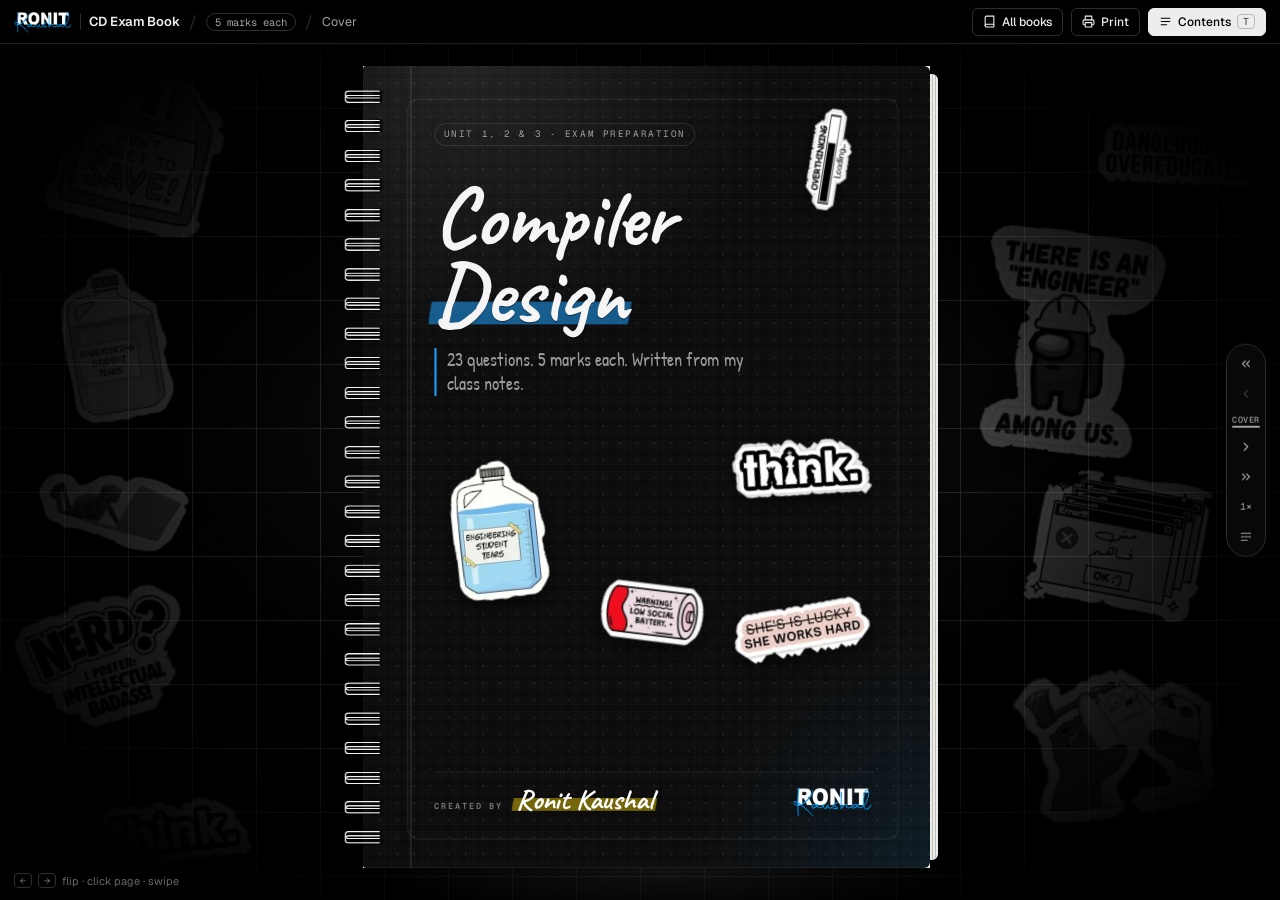
<file: compiler-design.html>
<!doctype html>
<html lang="en">
<head>
<meta charset="utf-8" />
<meta name="viewport" content="width=device-width, initial-scale=1" />
<script>
  /* Safari / every iPhone browser (WebKit) drops SVG shapes that use the hand-drawn
     filter inside the page-turn layers, leaving only the labels. */
  if ("GestureEvent" in window || /iP(hone|ad|od)/.test(navigator.userAgent) ||
      (navigator.platform === "MacIntel" && navigator.maxTouchPoints > 1)) {
    document.documentElement.classList.add("no-rough");
  }
</script>
<title>Compiler Design — Exam Prep Book</title>
<link rel="preconnect" href="https://fonts.googleapis.com" />
<link rel="preconnect" href="https://fonts.gstatic.com" crossorigin />
<link href="https://fonts.googleapis.com/css2?family=Caveat:wght@500;700&family=Geist:wght@400;500;600&family=Geist+Mono:wght@400;500&family=Patrick+Hand&display=swap" rel="stylesheet" />
<link rel="icon" type="image/webp" href="assets/img/RonitLogodark.webp" />
<link rel="stylesheet" href="assets/css/style.css?v=23" />
</head>
<body data-footer="Compiler Design · Exam Prep Notes" data-store="cd-book-page">

<div class="loader" id="loader">binding pages…</div>
<div class="progress" id="progress"></div>

<header class="nav">
  <div class="nav-left">
    <a class="brand" href="index.html" title="All exam books">
      <img class="brand-logo" src="assets/img/RonitLogodark.webp" alt="Ronit Kaushal" width="58" height="24" />
      <span class="brand-div"></span>
      CD Exam Book
    </a>
    <span class="slash">/</span>
    <span class="pill hide-sm">5 marks each</span>
    <span class="slash s2">/</span>
    <span class="crumb" id="crumb">Cover</span>
  </div>
  <div class="nav-right">
    <a class="btn hide-sm" href="index.html" title="Choose another exam book"><svg viewBox="0 0 24 24" fill="none" stroke="currentColor" stroke-width="2" stroke-linecap="round" stroke-linejoin="round"><path d="M4 19.5A2.5 2.5 0 0 1 6.5 17H20"/><path d="M6.5 2H20v20H6.5A2.5 2.5 0 0 1 4 19.5v-15A2.5 2.5 0 0 1 6.5 2z"/></svg>All books</a>
    <button class="btn hide-sm" id="printBtn" title="Print / Save as PDF">
      <svg viewBox="0 0 24 24" fill="none" stroke="currentColor" stroke-width="2" stroke-linecap="round" stroke-linejoin="round"><path d="M6 9V2h12v7"/><path d="M6 18H4a2 2 0 0 1-2-2v-5a2 2 0 0 1 2-2h16a2 2 0 0 1 2 2v5a2 2 0 0 1-2 2h-2"/><path d="M6 14h12v8H6z"/></svg>
      Print
    </button>
    <button class="btn primary" id="tocBtn">
      <svg viewBox="0 0 24 24" fill="none" stroke="currentColor" stroke-width="2" stroke-linecap="round"><path d="M4 6h16M4 12h16M4 18h10"/></svg>
      Contents <kbd style="border-color:#bbb;color:#555">T</kbd>
    </button>
  </div>
</header>

<main class="stage">
  <div class="book-wrap" id="bookWrap">
    <div class="book" id="book"></div>
  </div>
</main>

<div class="controls">
  <button class="ctl" id="firstBtn" title="Cover (Home)"><svg viewBox="0 0 24 24" fill="none" stroke="currentColor" stroke-width="2" stroke-linecap="round" stroke-linejoin="round"><path d="M11 17l-5-5 5-5M18 17l-5-5 5-5"/></svg></button>
  <button class="ctl" id="prevBtn" title="Previous page (←)"><svg viewBox="0 0 24 24" fill="none" stroke="currentColor" stroke-width="2" stroke-linecap="round" stroke-linejoin="round"><path d="M15 18l-6-6 6-6"/></svg></button>
  <div class="counter" id="counter">—</div>
  <button class="ctl" id="nextBtn" title="Next page (→)"><svg viewBox="0 0 24 24" fill="none" stroke="currentColor" stroke-width="2" stroke-linecap="round" stroke-linejoin="round"><path d="M9 18l6-6-6-6"/></svg></button>
  <button class="ctl" id="lastBtn" title="Last page (End)"><svg viewBox="0 0 24 24" fill="none" stroke="currentColor" stroke-width="2" stroke-linecap="round" stroke-linejoin="round"><path d="M13 17l5-5-5-5M6 17l5-5-5-5"/></svg></button>
  <button class="ctl" id="zoomBtn" title="Zoom (for small screens)"><span class="zoom-lbl" id="zoomLbl">1×</span></button>
  <button class="ctl" id="tocBtn2" title="Contents (T)"><svg viewBox="0 0 24 24" fill="none" stroke="currentColor" stroke-width="2" stroke-linecap="round"><path d="M4 6h16M4 12h16M4 18h10"/></svg></button>
</div>

<div class="hint"><kbd>←</kbd><kbd>→</kbd> flip · click page · swipe</div>

<div class="scrim" id="scrim"></div>
<aside class="drawer" id="drawer">
  <div class="drawer-head">
    <h3>Contents <button class="btn" id="closeDrawer" style="height:28px;padding:0 10px">Esc</button></h3>
    <input class="search" id="search" placeholder="Search questions…" autocomplete="off" />
  </div>
  <nav class="toc" id="toc"></nav>
</aside>

<div id="measure"></div>

<svg class="defs-svg" aria-hidden="true">
  <defs>
    <filter id="rough" filterUnits="userSpaceOnUse" x="-2000" y="-2000" width="6000" height="6000">
      <feTurbulence type="fractalNoise" baseFrequency="0.035" numOctaves="2" seed="7" result="n"/>
      <feDisplacementMap in="SourceGraphic" in2="n" scale="2.6" xChannelSelector="R" yChannelSelector="G"/>
    </filter>
    <marker id="arr" viewBox="0 0 10 10" refX="8" refY="5" markerWidth="8" markerHeight="8" orient="auto-start-reverse" markerUnits="userSpaceOnUse">
      <path d="M1 1 L9 5 L1 9" fill="none" stroke="#141414" stroke-width="1.8" stroke-linecap="round" stroke-linejoin="round"/>
    </marker>
    <marker id="arrL" viewBox="0 0 10 10" refX="8" refY="5" markerWidth="12" markerHeight="12" orient="auto-start-reverse" markerUnits="userSpaceOnUse">
      <path d="M1 1 L9 5 L1 9" fill="none" stroke="#141414" stroke-width="1.8" stroke-linecap="round" stroke-linejoin="round"/>
    </marker>
  </defs>
</svg>

<!-- =====================================================================
     BOOK CONTENT — every <section> is flowed onto A4 pages by book.js
     ===================================================================== -->
<div id="src">

<!-- ============================ COVER ============================ -->
<section data-kind="raw" data-title="Cover">
<div class="page cover">
  <div class="cover-inner">
    <div class="eyebrow">Unit 1, 2 &amp; 3 · Exam Preparation</div>
    <h1><span>Compiler</span><span>Design</span></h1>
    <div class="sub">23 questions. 5 marks each. Written from my class notes.</div>

    <img class="csk csk-f1" alt="" />
    <img class="csk csk-f2" alt="" />
    <img class="csk csk-f3" alt="" />
    <img class="csk csk-f4" alt="" />
    <img class="csk csk-f5" alt="" />

    <div class="brand"><span class="by">Created by</span><span class="name">Ronit Kaushal</span><img class="cover-logo" src="assets/img/RonitLogodark.webp" alt="Ronit Kaushal logo" width="112" height="46" /></div>
  </div>
</div>
</section>

<!-- ============================ CONTENTS ============================ -->
<section data-kind="toc" data-title="Contents"></section>

<!-- ============================ HOW TO USE ============================ -->
<section data-kind="flow" data-tag="✎" data-title="How to use this book">
  <h2 class="q-title">How to write a 5-mark answer</h2>
  <p class="q-meta">Read this once before you start. It takes 1 minute.</p>
  <p>A 5-mark Compiler Design answer needs around <span class="hl">1.5 to 2 pages</span> in the exam. Examiners give marks for <b>definition + diagram + example</b>. Every answer in this book follows the same pattern, so you can copy the style straight into your answer sheet:</p>
  <figure class="fig">
    <svg viewBox="0 0 600 120">
      <rect class="sk" x="6" y="30" width="100" height="56" rx="10"/><text x="56" y="56" text-anchor="middle" class="t-b">Define</text><text x="56" y="76" text-anchor="middle" class="t-xs">1 mark</text>
      <rect class="sk" x="128" y="30" width="110" height="56" rx="10"/><text x="183" y="56" text-anchor="middle" class="t-b">Explain</text><text x="183" y="76" text-anchor="middle" class="t-xs">points + headings</text>
      <rect class="sk" x="260" y="30" width="100" height="56" rx="10"/><text x="310" y="56" text-anchor="middle" class="t-b">Draw</text><text x="310" y="76" text-anchor="middle" class="t-xs">diagram / tree</text>
      <rect class="sk" x="382" y="30" width="100" height="56" rx="10"/><text x="432" y="56" text-anchor="middle" class="t-b">Example</text><text x="432" y="76" text-anchor="middle" class="t-xs">grammar + string</text>
      <rect class="sk-shade" x="504" y="30" width="90" height="56" rx="10"/><text x="549" y="56" text-anchor="middle" class="t-b">Conclude</text><text x="549" y="76" text-anchor="middle" class="t-xs">1–2 lines</text>
      <path class="sk" d="M106 58 H124" marker-end="url(#arr)"/><path class="sk" d="M238 58 H256" marker-end="url(#arr)"/><path class="sk" d="M360 58 H378" marker-end="url(#arr)"/><path class="sk" d="M482 58 H500" marker-end="url(#arr)"/>
    </svg>
    <figcaption data-n="0.1">The 5-step answer pattern used on every page</figcaption>
  </figure>
  <h3>Symbols used in this book</h3>
  <table class="hand">
    <tr><th>Symbol</th><th>Meaning</th></tr>
    <tr><td>Boxed definition</td><td>Write this <b>word-for-word</b> as your first line.</td></tr>
    <tr><td>✎ Exam tip</td><td>A small trick to get extra marks.</td></tr>
    <tr><td>★ Remember</td><td>A one-line memory hook.</td></tr>
    <tr><td><span class="hl">Highlighted</span></td><td>Keywords the examiner looks for.</td></tr>
    <tr><td><span class="answer-box">Boxed result</span></td><td>Final result of a derivation / proof. Box it in the exam!</td></tr>
  </table>
  <h3>For derivation and parsing questions, always write…</h3>
  <ol>
    <li>The <b>grammar</b> (productions) and the <b>input string</b>.</li>
    <li>Every step on a new line with the <b>⇒</b> sign. Never skip a step.</li>
    <li>The <b>parse tree</b> for the derivation.</li>
    <li>For parsers: a <b>Stack | Input | Action</b> table.</li>
    <li>One line of <b>conclusion</b> (accepted / ambiguous / not ambiguous).</li>
  </ol>
  <div class="remember">Grammar + string + steps + tree + box = full marks in derivation questions.</div>
  <p class="small">All content in this book comes from the two PDFs in the <i>Compiler Design</i> folder: <i>Compiler Design - All Units Notes</i> (Darshan, Unit 1–4) and the <i>Compiler Design Handbook</i> (Units 1–3, errors, symbol table).</p>
</section>

<!-- =====================================================================
     UNIT 1
     ===================================================================== -->

<!-- ============================ Q1 ============================ -->
<section data-tag="Q1" data-title="Phases of a Compiler" data-group="Unit 1 · Introduction" data-src="Compiler Design - All Units Notes.pdf (pp. 2–5, Fig 1.2); Compiler Design Handbook.pdf (pp. 2–8)">
  <h2 class="q-title"><span class="qn">Q1</span>Explain the phases of a compiler with a block diagram</h2>
  <div class="q-meta"><span class="marks">5 marks</span><span>Unit 1 · Introduction</span></div>

  <div class="def" data-label="Definition">
    A <span class="hl">compiler</span> is a program that reads a program written in one language (<b>source program</b>) and translates it into an equivalent program in another language (<b>target program</b>). The compiler does this job in a series of steps called <span class="hl">phases</span>.
  </div>

  <p><span class="ans">Ans.</span> There are mainly <b>two parts</b> of the compilation process:</p>
  <ol>
    <li><b>Analysis phase:</b> breaks the source code into parts and arranges these pieces into a meaningful structure. It has three sub-parts: <span class="hl">lexical analysis, syntax analysis and semantic analysis</span>.</li>
    <li><b>Synthesis phase:</b> builds the target program from that structure. It has three sub-parts: <span class="hl">intermediate code generation, code optimization and code generation</span>.</li>
  </ol>

  <h3>Block diagram</h3>
  <figure class="fig">
    <svg viewBox="0 0 600 430">
      <text x="300" y="20" text-anchor="middle" class="t-b">Source program</text>
      <path class="sk" d="M300 28 V44" marker-end="url(#arr)"/>
      <rect class="sk" x="200" y="46" width="200" height="40" rx="8"/><text x="300" y="72" text-anchor="middle">Lexical Analysis</text>
      <path class="sk" d="M300 86 V102" marker-end="url(#arr)"/>
      <rect class="sk" x="200" y="104" width="200" height="40" rx="8"/><text x="300" y="130" text-anchor="middle">Syntax Analysis</text>
      <path class="sk" d="M300 144 V160" marker-end="url(#arr)"/>
      <rect class="sk" x="200" y="162" width="200" height="40" rx="8"/><text x="300" y="188" text-anchor="middle">Semantic Analysis</text>
      <path class="sk" d="M300 202 V218" marker-end="url(#arr)"/>
      <rect class="sk" x="200" y="220" width="200" height="40" rx="8"/><text x="300" y="246" text-anchor="middle">Intermediate Code</text>
      <path class="sk" d="M300 260 V276" marker-end="url(#arr)"/>
      <rect class="sk" x="200" y="278" width="200" height="40" rx="8"/><text x="300" y="304" text-anchor="middle">Code Optimization</text>
      <path class="sk" d="M300 318 V334" marker-end="url(#arr)"/>
      <rect class="sk" x="200" y="336" width="200" height="40" rx="8"/><text x="300" y="362" text-anchor="middle">Code Generation</text>
      <path class="sk" d="M300 376 V394" marker-end="url(#arr)"/>
      <text x="300" y="418" text-anchor="middle" class="t-b">Target program</text>

      <rect class="sk-shade" x="8" y="186" width="124" height="50" rx="10"/><text x="70" y="217" text-anchor="middle" class="t-b">Symbol Table</text>
      <path class="sk-thin" d="M132 211 L198 66" marker-start="url(#arr)" marker-end="url(#arr)"/>
      <path class="sk-thin" d="M132 211 L198 124" marker-start="url(#arr)" marker-end="url(#arr)"/>
      <path class="sk-thin" d="M132 211 L198 182" marker-start="url(#arr)" marker-end="url(#arr)"/>
      <path class="sk-thin" d="M132 211 L198 240" marker-start="url(#arr)" marker-end="url(#arr)"/>
      <path class="sk-thin" d="M132 211 L198 298" marker-start="url(#arr)" marker-end="url(#arr)"/>
      <path class="sk-thin" d="M132 211 L198 356" marker-start="url(#arr)" marker-end="url(#arr)"/>

      <rect class="sk-shade" x="468" y="180" width="124" height="62" rx="10"/><text x="530" y="206" text-anchor="middle" class="t-b">Error detection</text><text x="530" y="230" text-anchor="middle" class="t-b">&amp; recovery</text>
      <path class="sk-thin" d="M468 211 L402 66" marker-start="url(#arr)" marker-end="url(#arr)"/>
      <path class="sk-thin" d="M468 211 L402 124" marker-start="url(#arr)" marker-end="url(#arr)"/>
      <path class="sk-thin" d="M468 211 L402 182" marker-start="url(#arr)" marker-end="url(#arr)"/>
      <path class="sk-thin" d="M468 211 L402 240" marker-start="url(#arr)" marker-end="url(#arr)"/>
      <path class="sk-thin" d="M468 211 L402 298" marker-start="url(#arr)" marker-end="url(#arr)"/>
      <path class="sk-thin" d="M468 211 L402 356" marker-start="url(#arr)" marker-end="url(#arr)"/>
    </svg>
    <figcaption data-n="1.1">Phases of compiler (Fig 1.2 of the notes). Every phase talks to the symbol table and the error handler.</figcaption>
  </figure>

  <p>We follow the statement <mark>a := a + b * c * 2</mark> through every phase, exactly as the notes do.</p>

  <h3><span class="num">1</span>Lexical analysis</h3>
  <ul>
    <li>Also called <span class="hl">linear analysis or scanning</span>.</li>
    <li>The lexical analyzer reads the source program and breaks it into a stream of units called <b>tokens</b>.</li>
    <li>It classifies the units into lexical classes (identifiers, constants, keywords etc.) and enters them into different tables.</li>
  </ul>
  <table class="hand">
    <tr><th>Lexeme</th><th>Token</th><th>Lexeme</th><th>Token</th></tr>
    <tr><td>a</td><td>Identifier 1 (id1)</td><td>*</td><td>Multiplication sign</td></tr>
    <tr><td>:=</td><td>Assignment sign</td><td>c</td><td>Identifier 3 (id3)</td></tr>
    <tr><td>a</td><td>Identifier 1 (id1)</td><td>*</td><td>Multiplication sign</td></tr>
    <tr><td>+</td><td>The plus sign</td><td>2</td><td>Number 2</td></tr>
    <tr><td>b</td><td>Identifier 2 (id2)</td><td></td><td></td></tr>
  </table>

  <h3><span class="num">2</span>Syntax analysis</h3>
  <ul>
    <li>Also called <span class="hl">hierarchical analysis or parsing</span>.</li>
    <li>The syntax analyzer checks each line of the code and spots every tiny mistake the programmer made while typing the code.</li>
    <li>If the code is error-free, the syntax analyzer <b>generates the tree</b>.</li>
  </ul>

  <h3><span class="num">3</span>Semantic analysis</h3>
  <ul>
    <li>The semantic analyzer determines the <b>meaning</b> of a source string.</li>
    <li>For example, matching of parentheses, matching of if…else, performing arithmetic operations that are <b>type compatible</b>, or checking the scope of operation.</li>
    <li>In our example, the integer 2 is converted with <b>int to float</b> because the others are real.</li>
  </ul>
  <figure class="fig">
    <svg viewBox="0 0 600 330">
      <text x="140" y="24" text-anchor="middle" class="t-b">Syntax analysis</text>
      <text x="140" y="56" text-anchor="middle">:=</text>
      <path class="sk-thin" d="M132 62 L92 92"/><path class="sk-thin" d="M148 62 L188 92"/>
      <text x="85" y="110" text-anchor="middle">a</text><text x="192" y="110" text-anchor="middle">+</text>
      <path class="sk-thin" d="M184 116 L150 146"/><path class="sk-thin" d="M200 116 L234 146"/>
      <text x="145" y="164" text-anchor="middle">a</text><text x="238" y="164" text-anchor="middle">*</text>
      <path class="sk-thin" d="M230 170 L200 200"/><path class="sk-thin" d="M246 170 L272 200"/>
      <text x="196" y="218" text-anchor="middle">b</text><text x="276" y="218" text-anchor="middle">*</text>
      <path class="sk-thin" d="M268 224 L240 254"/><path class="sk-thin" d="M284 224 L310 254"/>
      <text x="236" y="272" text-anchor="middle">c</text><text x="314" y="272" text-anchor="middle">2</text>

      <path class="sk-dash" d="M300 10 V320"/>

      <text x="440" y="24" text-anchor="middle" class="t-b">Semantic analysis</text>
      <text x="400" y="56" text-anchor="middle">:=</text>
      <path class="sk-thin" d="M392 62 L352 92"/><path class="sk-thin" d="M408 62 L448 92"/>
      <text x="345" y="110" text-anchor="middle">a</text><text x="452" y="110" text-anchor="middle">+</text>
      <path class="sk-thin" d="M444 116 L410 146"/><path class="sk-thin" d="M460 116 L494 146"/>
      <text x="405" y="164" text-anchor="middle">a</text><text x="498" y="164" text-anchor="middle">*</text>
      <path class="sk-thin" d="M490 170 L460 200"/><path class="sk-thin" d="M506 170 L532 200"/>
      <text x="456" y="218" text-anchor="middle">b</text><text x="536" y="218" text-anchor="middle">*</text>
      <path class="sk-thin" d="M528 224 L500 254"/><path class="sk-thin" d="M544 224 L570 254"/>
      <text x="496" y="272" text-anchor="middle">c</text><text x="574" y="272" text-anchor="middle">2</text>
      <path class="sk" d="M574 280 V300"/>
      <text x="540" y="320" text-anchor="middle" class="t-s">int to float</text>
    </svg>
    <figcaption data-n="1.2">Tree produced by syntax analysis (left) and the same tree after semantic analysis, where 2 is converted int to float (right)</figcaption>
  </figure>

  <h3><span class="num">4</span>Intermediate code generation</h3>
  <p>The intermediate representation should have two properties: it should be <b>easy to produce</b> and <b>easy to translate</b> into the target program. We use <span class="hl">three-address code</span>, a sequence of instructions each having at most three operands:</p>
  <div class="calc">
    <div>t1 = inttoreal(2)</div>
    <div>t2 = id3 * t1</div>
    <div>t3 = t2 * id2</div>
    <div>t4 = t3 + id1</div>
    <div>id1 = t4</div>
  </div>

  <h3><span class="num">5</span>Code optimization</h3>
  <p>This phase attempts to <b>improve the intermediate code</b> so that we get faster-running code or less memory consumption. The overall running time of the target program improves:</p>
  <div class="calc">
    <div>t1 = id3 * 2.0</div>
    <div>t2 = id2 * t1</div>
    <div>id1 = id1 + t2</div>
  </div>

  <h3><span class="num">6</span>Code generation</h3>
  <p>The target code is generated. The intermediate instructions are translated into a sequence of <b>machine instructions</b>:</p>
  <div class="grid2">
    <div class="calc"><div>MOV id3, R1</div><div>MUL #2.0, R1</div><div>MOV id2, R2</div><div>MUL R2, R1</div></div>
    <div class="calc"><div>MOV id1, R2</div><div>ADD R2, R1</div><div>MOV R1, id1</div></div>
  </div>

  <h3>Two helpers used by all phases</h3>
  <ul class="dots">
    <li><b>Symbol table:</b> a data structure that stores names found in the source program (variables, procedures, keywords, constants, class names, label names) with their attributes.</li>
    <li><b>Error detection &amp; recovery:</b> each phase can find errors (lexical, syntax, semantic) and must deal with them so that compilation can continue.</li>
  </ul>

  <div class="tip">Draw Fig 1.1 first, with both side boxes (Symbol Table and Error detection). Then explain each phase using the same statement a := a + b * c * 2.</div>
  <div class="conclusion">A compiler works in six phases: lexical, syntax and semantic analysis (analysis part) and intermediate code generation, code optimization and code generation (synthesis part). All phases use the symbol table and the error handler.</div>
</section>

<!-- ============================ Q2 ============================ -->
<section data-tag="Q2" data-title="Structure of a Compiler, Symbol Table &amp; Error Handler" data-group="Unit 1 · Introduction" data-src="Compiler Design - All Units Notes.pdf (pp. 2–6, 51–52); Compiler Design Handbook.pdf (pp. 2–9, 96–105)">
  <h2 class="q-title"><span class="qn">Q2</span>Structure of a compiler, symbol table and error handler</h2>
  <div class="q-meta"><span class="marks">5 marks</span><span>Unit 1 · Introduction</span></div>

  <div class="def" data-label="Definition">
    A <span class="hl">compiler</span> translates a source program into an equivalent target program. Structurally it is made of an <b>analysis part (front end)</b> and a <b>synthesis part (back end)</b>, both supported by a <b>symbol table</b> and an <b>error handler</b>.
  </div>

  <p><span class="ans">Ans.</span> Major functions done by a compiler (from the notes):</p>
  <ul>
    <li>Convert one form of program to another.</li>
    <li>Generate target machine code that is easy to understand.</li>
    <li><b>Preserve the meaning</b> of the source code.</li>
    <li><b>Report errors</b> that occur during the compilation process.</li>
    <li>Do the compilation <b>efficiently</b>.</li>
  </ul>

  <h3>Structure: front end and back end</h3>
  <figure class="fig">
    <svg viewBox="0 0 600 290">
      <text x="44" y="78" text-anchor="middle" class="t-s">Source</text><text x="44" y="98" text-anchor="middle" class="t-s">program</text>
      <path class="sk" d="M76 88 H106" marker-end="url(#arr)"/>
      <rect class="sk" x="110" y="20" width="200" height="150" rx="12"/>
      <text x="210" y="46" text-anchor="middle" class="t-b">FRONT END</text>
      <text x="210" y="76" text-anchor="middle" class="t-s">Lexical analysis</text>
      <text x="210" y="100" text-anchor="middle" class="t-s">Syntax analysis</text>
      <text x="210" y="124" text-anchor="middle" class="t-s">Semantic analysis</text>
      <text x="210" y="148" text-anchor="middle" class="t-s">Intermediate code gen.</text>
      <path class="sk" d="M310 95 H356" marker-end="url(#arr)"/><text x="333" y="85" text-anchor="middle" class="t-xs">IR</text>
      <rect class="sk" x="360" y="45" width="160" height="100" rx="12"/>
      <text x="440" y="71" text-anchor="middle" class="t-b">BACK END</text>
      <text x="440" y="101" text-anchor="middle" class="t-s">Code optimization</text>
      <text x="440" y="125" text-anchor="middle" class="t-s">Code generation</text>
      <path class="sk" d="M520 95 H546" marker-end="url(#arr)"/>
      <text x="572" y="90" text-anchor="middle" class="t-s">Target</text><text x="572" y="110" text-anchor="middle" class="t-s">program</text>
      <rect class="sk-shade" x="110" y="228" width="180" height="46" rx="10"/><text x="200" y="257" text-anchor="middle" class="t-b">Symbol table</text>
      <rect class="sk-shade" x="330" y="228" width="190" height="46" rx="10"/><text x="425" y="257" text-anchor="middle" class="t-b">Error handler</text>
      <path class="sk-dash" d="M180 172 L190 224" marker-start="url(#arr)" marker-end="url(#arr)"/>
      <path class="sk-dash" d="M260 172 L390 224" marker-start="url(#arr)" marker-end="url(#arr)"/>
      <path class="sk-dash" d="M400 147 L270 224" marker-start="url(#arr)" marker-end="url(#arr)"/>
      <path class="sk-dash" d="M470 147 L455 224" marker-start="url(#arr)" marker-end="url(#arr)"/>
    </svg>
    <figcaption data-n="2.1">Grouping of phases into front end and back end, sharing the symbol table and the error handler</figcaption>
  </figure>
  <table class="hand">
    <tr><th>Front end</th><th>Back end</th></tr>
    <tr><td>Phases that depend mainly on the <b>source language</b>, largely independent of the target machine.</td><td>Phases that depend on the <b>target machine</b> and do not depend on the source program.</td></tr>
    <tr><td>Lexical, syntax and semantic analysis, intermediate code generation and creation of the symbol table. Some code optimization too.</td><td>Code optimization and code generation, with the necessary error handling and symbol table operations.</td></tr>
  </table>
  <p class="small"><b>Pass:</b> one complete scan of the source program (read an input file, write an output file). Several phases may be grouped into one pass.</p>

  <h3>Role of the symbol table</h3>
  <div class="box">A <b>symbol table</b> is a data structure used by a language translator such as a compiler or interpreter. It stores the names found in the source program along with the relevant <b>attributes</b> of those names. It is used by <b>both the analysis and synthesis phases</b>.</div>
  <div class="grid2">
    <div>
      <p><b class="nu"><u>What it stores</u></b></p>
      <ul class="dots"><li>Variables / identifiers</li><li>Procedures / functions</li><li>Keywords</li><li>Constants</li><li>Class names</li><li>Label names</li></ul>
    </div>
    <div>
      <p><b class="nu"><u>What it is used for</u></b></p>
      <ul class="dots"><li>Store all names in one structured place</li><li>Verify whether a variable has been declared</li><li>Determine the scope of a name</li><li>Type checking of assignments and expressions</li></ul>
    </div>
  </div>
  <p>Each entry has the format <mark>&lt;symbol name, type, attribute&gt;</mark>. For <b>static int salary</b> the entry is <b>&lt;salary, int, static&gt;</b>.</p>
  <ul>
    <li><b>insert():</b> used mostly in the analysis phase when tokens are identified, e.g. <b>int x;</b> is processed as <b>insert(x, int)</b>.</li>
    <li><b>lookup():</b> searches a name to check if it exists, was declared before use, is in scope, is initialised, or is declared more than once.</li>
    <li><b>Implementation:</b> linear (sorted / unsorted) list, binary search tree or <b>hash table</b> (most common).</li>
  </ul>

  <h3>Role of the error handler</h3>
  <p>The <b>error detection and recovery</b> box in Fig 1.1 is connected to every phase. A compiler should <b>report errors</b> and then <b>recover</b> so it can continue and find more errors.</p>
  <table class="hand">
    <tr><th>Error type</th><th>Found in phase</th><th>Typical examples</th></tr>
    <tr><td>Lexical</td><td>Lexical analysis</td><td>Spelling errors, too-long identifiers or constants, illegal characters, e.g. <b>x = 1xab;</b></td></tr>
    <tr><td>Syntax</td><td>Syntax analysis</td><td>Errors in structure, missing operators, unbalanced parentheses, e.g. <b>x = (3 + 5;</b></td></tr>
    <tr><td>Semantic</td><td>Semantic analysis</td><td>Incompatible operand types, undeclared variable, actual and formal arguments not matching, e.g. <b>int a = "hello";</b></td></tr>
  </table>
  <p><b>Error recovery strategies:</b></p>
  <ol>
    <li><b>Panic mode:</b> discard input symbols one at a time until a synchronizing token (like <b>;</b> or <b>end</b>) is found. Simple and never goes into an infinite loop.</li>
    <li><b>Phrase level:</b> do a local correction on the remaining input, e.g. replace a comma by a semicolon or insert a missing semicolon.</li>
    <li><b>Error production:</b> add productions for common errors to the grammar so a proper message can be generated.</li>
    <li><b>Global correction:</b> find a parse tree for a related correct string using the minimum number of insertions, deletions and changes. Mostly theoretical.</li>
  </ol>

  <div class="tip">Draw Fig 2.1, then write two separate headings "Symbol table" and "Error handler". Writing the &lt;salary, int, static&gt; example scores extra.</div>
  <div class="conclusion">A compiler is structured as a front end (analysis) and a back end (synthesis). The symbol table keeps information about every name for all phases, and the error handler detects, reports and recovers from lexical, syntax and semantic errors.</div>
</section>

<!-- =====================================================================
     UNIT 2
     ===================================================================== -->

<!-- ============================ Q3 ============================ -->
<section data-tag="Q3" data-title="Lexical Analysis: Tokens, Lexemes &amp; Patterns" data-group="Unit 2 · Lexical Analysis" data-src="Compiler Design - All Units Notes.pdf (pp. 2, 9–10); Compiler Design Handbook.pdf (pp. 3, 13–15)">
  <h2 class="q-title"><span class="qn">Q3</span>What is lexical analysis? Explain tokens, lexemes and patterns</h2>
  <div class="q-meta"><span class="marks">5 marks</span><span>Unit 2 · Lexical Analysis</span></div>

  <div class="def" data-label="Definition">
    <span class="hl">Lexical analysis</span> (also called <b>linear analysis or scanning</b>) is the <b>first phase</b> of a compiler. It reads the input characters of the source program and produces as output a <b>sequence of tokens</b> that the parser uses for syntax analysis.
  </div>

  <p><span class="ans">Ans.</span> The lexical analyzer reads the source program and breaks it into a stream of units called <b>tokens</b>. It then classifies these units into different lexical classes, e.g. identifiers, constants and keywords, and enters them into different tables (like the symbol table).</p>

  <figure class="fig">
    <svg viewBox="0 0 600 110">
      <text x="50" y="50" text-anchor="middle" class="t-s">characters</text>
      <text x="50" y="72" text-anchor="middle" class="t-xs">t o t a l = s u m …</text>
      <path class="sk" d="M110 58 H168" marker-end="url(#arr)"/>
      <rect class="sk" x="172" y="28" width="190" height="60" rx="12"/><text x="267" y="54" text-anchor="middle" class="t-b">Lexical</text><text x="267" y="78" text-anchor="middle" class="t-b">Analyzer</text>
      <path class="sk" d="M362 58 H420" marker-end="url(#arr)"/>
      <text x="510" y="50" text-anchor="middle" class="t-s">tokens</text>
      <text x="510" y="72" text-anchor="middle" class="t-xs">id = id + num</text>
    </svg>
    <figcaption data-n="3.1">Lexical analysis turns a stream of characters into a stream of tokens</figcaption>
  </figure>

  <h3><span class="num">1</span>Token</h3>
  <div class="box">A <b>token</b> is a <span class="hl">sequence of characters having a collective meaning</span>.</div>
  <p>Typical tokens are: <b>1)</b> identifiers <b>2)</b> keywords <b>3)</b> operators <b>4)</b> special symbols <b>5)</b> constants.</p>

  <h3><span class="num">2</span>Pattern</h3>
  <div class="box">A <b>pattern</b> is the <span class="hl">set of rules</span> associated with a token. It describes which strings belong to that token, e.g. "letter followed by letters and digits" for an identifier.</div>

  <h3><span class="num">3</span>Lexeme</h3>
  <div class="box">A <b>lexeme</b> is the <span class="hl">sequence of characters in the source program that is matched with a pattern</span> for a token.</div>

  <figure class="fig">
    <svg viewBox="0 0 600 170">
      <rect class="sk" x="20" y="20" width="160" height="56" rx="10"/><text x="100" y="46" text-anchor="middle" class="t-b">Lexeme</text><text x="100" y="66" text-anchor="middle" class="t-xs">count</text>
      <rect class="sk" x="220" y="20" width="160" height="56" rx="10"/><text x="300" y="46" text-anchor="middle" class="t-b">Pattern</text><text x="300" y="66" text-anchor="middle" class="t-xs">letter (letter | digit)*</text>
      <rect class="sk-shade" x="420" y="20" width="160" height="56" rx="10"/><text x="500" y="46" text-anchor="middle" class="t-b">Token</text><text x="500" y="66" text-anchor="middle" class="t-xs">id</text>
      <path class="sk" d="M180 48 H216" marker-end="url(#arr)"/><text x="198" y="100" text-anchor="middle" class="t-xs">matched by</text>
      <path class="sk" d="M380 48 H416" marker-end="url(#arr)"/><text x="398" y="100" text-anchor="middle" class="t-xs">gives</text>
      <text x="300" y="140" text-anchor="middle" class="t-s">The actual text (lexeme) is matched by a rule (pattern) and reported as a class (token).</text>
    </svg>
    <figcaption data-n="3.2">How the three terms relate</figcaption>
  </figure>

  <h3>Examples of tokens (Table 2.1 of the notes)</h3>
  <table class="hand">
    <tr><th>Token</th><th>Lexeme</th><th>Pattern</th></tr>
    <tr><td>const</td><td>const</td><td>const</td></tr>
    <tr><td>if</td><td>if</td><td>if</td></tr>
    <tr><td>relation</td><td>&lt;, &lt;=, =, &lt;&gt;, &gt;=, &gt;</td><td>&lt; or &lt;= or = or &lt;&gt; or &gt;= or &gt;</td></tr>
    <tr><td>id</td><td>pi, count, n, i</td><td>letter followed by letters and digits</td></tr>
    <tr><td>number</td><td>3.14159, 0, 6.02e23</td><td>any numeric constant</td></tr>
    <tr><td>literal</td><td>"Darshan Institute"</td><td>any characters between " and " except "</td></tr>
  </table>

  <h3>Example 1: total = sum + 12.5</h3>
  <table class="hand">
    <tr><th>Lexeme</th><th>total</th><th>=</th><th>sum</th><th>+</th><th>12.5</th></tr>
    <tr><td><b>Token</b></td><td>id</td><td>relation</td><td>id</td><td>operator</td><td>num</td></tr>
  </table>
  <p><b>Tokens are:</b> total (id), = (relation), sum (id), + (operator), 12.5 (num).<br/><b>Lexemes are:</b> total, =, sum, +, 12.5.</p>

  <h3>Example 2: a := a + b * c * 2</h3>
  <p>Tokens: <b>id1 := id1 + id2 * id3 * 2</b>. Here a, b and c are identifiers (entered in the symbol table as id1, id2, id3), := is the assignment sign, + and * are operators and 2 is a number.</p>

  <div class="remember">Lexeme = actual text · Pattern = rule · Token = class name given to the lexeme.</div>
  <div class="conclusion">Lexical analysis is the first phase of the compiler. It groups characters into lexemes, matches each lexeme against a pattern and passes the resulting tokens to the parser.</div>
</section>

<!-- ============================ Q4 ============================ -->
<section data-tag="Q4" data-title="Functions of the Lexical Analyzer" data-group="Unit 2 · Lexical Analysis" data-src="Compiler Design - All Units Notes.pdf (pp. 9–11, 51); Compiler Design Handbook.pdf (pp. 13–17, 96)">
  <h2 class="q-title"><span class="qn">Q4</span>Functions and responsibilities of the lexical analyzer</h2>
  <div class="q-meta"><span class="marks">5 marks</span><span>Unit 2 · Lexical Analysis</span></div>

  <div class="def" data-label="Definition">
    The <span class="hl">lexical analyzer</span> is the first phase of the compiler. Its main task is to <b>read the input characters and produce as output a sequence of tokens</b> that the parser uses for syntax analysis.
  </div>

  <p><span class="ans">Ans.</span> The lexical analyzer works together with the parser. It is implemented as a <b>subroutine</b> of the parser.</p>

  <figure class="fig">
    <svg viewBox="0 0 600 220">
      <text x="46" y="62" text-anchor="middle" class="t-s">Source</text><text x="46" y="82" text-anchor="middle" class="t-s">program</text>
      <path class="sk" d="M82 72 H128" marker-end="url(#arr)"/>
      <rect class="sk" x="132" y="40" width="150" height="64" rx="12"/><text x="207" y="68" text-anchor="middle" class="t-b">Lexical</text><text x="207" y="92" text-anchor="middle" class="t-b">analyzer</text>
      <rect class="sk" x="380" y="40" width="150" height="64" rx="12"/><text x="455" y="80" text-anchor="middle" class="t-b">Parser</text>
      <path class="sk" d="M284 60 H376" marker-end="url(#arr)"/><text x="330" y="52" text-anchor="middle" class="t-s">token</text>
      <path class="sk" d="M376 88 H286" marker-end="url(#arr)"/><text x="330" y="112" text-anchor="middle" class="t-s">get next token</text>
      <rect class="sk-shade" x="230" y="160" width="160" height="46" rx="10"/><text x="310" y="189" text-anchor="middle" class="t-b">Symbol table</text>
      <path class="sk-dash" d="M207 106 L270 156" marker-start="url(#arr)" marker-end="url(#arr)"/>
      <path class="sk-dash" d="M455 106 L350 156" marker-start="url(#arr)" marker-end="url(#arr)"/>
    </svg>
    <figcaption data-n="4.1">Communication between scanner and parser (Fig 2.1 of the notes)</figcaption>
  </figure>

  <h3>Functions / responsibilities</h3>
  <ol>
    <li><b>Read the source program:</b> it scans the input string from left to right, <b>one character at a time</b>.</li>
    <li><b>Produce tokens:</b> on receiving a <span class="hl">"get next token"</span> command from the parser, it reads input characters until it can identify the next token, and returns it.</li>
    <li><b>Classify lexemes:</b> it puts each unit into a lexical class (identifier, keyword, operator, constant, special symbol) by matching it with a <b>pattern</b>.</li>
    <li><b>Enter names in the symbol table:</b> identifiers and constants are entered in tables so that later phases can use them.</li>
    <li><b>Strip comments and white space:</b> as a secondary task at the user interface, it removes comments and white space (blanks, tabs and newline characters).</li>
    <li><b>Detect lexical errors:</b> spelling errors, exceeding the length of identifiers or numeric constants, and appearance of illegal characters. Example: in <b>x = 1xab;</b>, 1xab is neither a number nor an identifier.</li>
    <li><b>Input buffering:</b> it uses special buffering to reduce the overhead of processing each character (explained below).</li>
  </ol>

  <h3>Scanning + lexical analysis</h3>
  <p>Some lexical analyzers are divided into a <b>cascade of two phases</b>: the first is called <b>scanning</b> (does simple tasks) and the second is <b>lexical analysis</b> (does the more complex tasks).</p>

  <h3>Input buffering: buffer pair</h3>
  <ul>
    <li>A buffer is divided into <b>two N-character halves</b> (N = number of characters on one disk block). N characters are read into each half.</li>
    <li>Two pointers are kept: <b>lexeme_beginning</b> marks the beginning of the current lexeme, and <b>forward</b> scans ahead until a pattern match is found. The string between them is the current lexeme.</li>
    <li>Once the lexeme is found, forward is set to its right end, and after the token is returned lexeme_beginning moves to the character just after it.</li>
  </ul>
  <figure class="fig">
    <svg viewBox="0 0 600 130">
      <rect class="sk" x="20" y="20" width="560" height="40"/>
      <path class="sk-thin" d="M300 20 V60"/>
      <text x="40" y="46">E</text><text x="70" y="46">=</text><text x="100" y="46">M</text><text x="130" y="46">*</text><text x="160" y="46">C</text><text x="190" y="46">*</text><text x="220" y="46">*</text><text x="250" y="46">2</text><text x="272" y="46" class="t-xs">eof</text>
      <text x="160" y="80" text-anchor="middle" class="t-xs">first half (N chars)</text><text x="440" y="80" text-anchor="middle" class="t-xs">second half (N chars)</text>
      <path class="sk" d="M44 118 V64" marker-end="url(#arr)"/><text x="54" y="118" class="t-s">lexeme_beginning</text>
      <path class="sk" d="M254 118 V64" marker-end="url(#arr)"/><text x="264" y="118" class="t-s">forward</text>
    </svg>
    <figcaption data-n="4.2">An input buffer in two halves (Fig 2.2 of the notes)</figcaption>
  </figure>
  <p><b>Sentinels:</b> a special character <b>eof</b> is placed at the end of each buffer half, so the scanner needs only one test per character to know when a half has ended.</p>

  <h3>Why keep it separate from the parser?</h3>
  <ul class="dots">
    <li><b>Simpler design</b>, the most important reason.</li>
    <li><b>Compiler efficiency</b> is improved.</li>
    <li><b>Compiler portability</b> is enhanced.</li>
  </ul>

  <div class="conclusion">The lexical analyzer reads characters, removes comments and white space, groups lexemes into tokens, enters names into the symbol table, reports lexical errors and hands tokens to the parser on every "get next token" request.</div>
</section>

<!-- ============================ Q5 ============================ -->
<section data-tag="Q5" data-title="Lexical vs Syntax Analysis" data-group="Unit 2 · Lexical Analysis" data-src="Compiler Design - All Units Notes.pdf (pp. 2–3, 9, 26, 51); Compiler Design Handbook.pdf (pp. 3–4, 13–14, 35, 96–98)" data-srcnote="The notes describe both phases separately. The comparison table is built from those descriptions.">
  <h2 class="q-title"><span class="qn">Q5</span>Difference between lexical analysis and syntax analysis</h2>
  <div class="q-meta"><span class="marks">5 marks</span><span>Unit 2 · Lexical / Unit 3 · Parsing</span></div>

  <div class="def" data-label="Definitions">
    <b>Lexical analysis</b> (scanning) reads characters and produces a <b>stream of tokens</b>.<br/>
    <b>Syntax analysis</b> (parsing) takes those tokens and checks them against the <b>grammar</b>, producing a <b>parse tree</b> or an error message.
  </div>

  <p><span class="ans">Ans.</span> Both belong to the <b>analysis phase</b> of the compiler. The lexical analyzer is the first phase and the parser is the second. The parser obtains a string of tokens from the lexical analyzer.</p>

  <figure class="fig">
    <svg viewBox="0 0 600 120">
      <text x="44" y="56" text-anchor="middle" class="t-s">characters</text>
      <path class="sk" d="M88 50 H120" marker-end="url(#arr)"/>
      <rect class="sk" x="124" y="22" width="150" height="56" rx="12"/><text x="199" y="46" text-anchor="middle" class="t-b">Lexical</text><text x="199" y="68" text-anchor="middle" class="t-xs">(scanner)</text>
      <path class="sk" d="M274 50 H322" marker-end="url(#arr)"/><text x="298" y="40" text-anchor="middle" class="t-xs">tokens</text>
      <rect class="sk" x="326" y="22" width="150" height="56" rx="12"/><text x="401" y="46" text-anchor="middle" class="t-b">Syntax</text><text x="401" y="68" text-anchor="middle" class="t-xs">(parser)</text>
      <path class="sk" d="M476 50 H520" marker-end="url(#arr)"/>
      <text x="558" y="46" text-anchor="middle" class="t-s">parse</text><text x="558" y="66" text-anchor="middle" class="t-s">tree</text>
    </svg>
    <figcaption data-n="5.1">Lexical analysis feeds syntax analysis</figcaption>
  </figure>

  <h3>Comparison</h3>
  <table class="hand">
    <tr><th>Basis</th><th>Lexical analysis</th><th>Syntax analysis</th></tr>
    <tr><td>Other name</td><td>Linear analysis / scanning</td><td>Hierarchical analysis / parsing</td></tr>
    <tr><td>Position</td><td>First phase of the compiler</td><td>Second phase of the compiler</td></tr>
    <tr><td>Input</td><td>Characters of the source program</td><td>Tokens from the lexical analyzer</td></tr>
    <tr><td>Output</td><td>Stream of tokens</td><td>Parse tree (or syntax tree)</td></tr>
    <tr><td>Rules used</td><td>Patterns (e.g. "letter followed by letters and digits")</td><td>Context-free grammar (productions)</td></tr>
    <tr><td>Works on</td><td>Each word / lexeme separately</td><td>Structure of the whole statement</td></tr>
    <tr><td>Extra jobs</td><td>Strips comments and white space; input buffering</td><td>Builds the tree; recovers from common errors</td></tr>
    <tr><td>Errors found</td><td>Spelling errors, too-long identifiers, illegal characters</td><td>Errors in structure, missing operators, unbalanced parentheses</td></tr>
    <tr><td>Interaction</td><td>Called as a subroutine on "get next token"</td><td>Calls the lexical analyzer for every token</td></tr>
  </table>

  <h3>Example 1: the same statement in both phases</h3>
  <p>Statement: <mark>total = sum + 12.5</mark></p>
  <ul>
    <li><b>Lexical analysis</b> gives the tokens: total (id), = (relation), sum (id), + (operator), 12.5 (num).</li>
    <li><b>Syntax analysis</b> checks that "id = id + num" follows the grammar and builds the tree with = at the root, total on the left and + (sum, 12.5) on the right.</li>
  </ul>
  <figure class="fig">
    <svg viewBox="0 0 600 170">
      <text x="300" y="30" text-anchor="middle">=</text>
      <path class="sk-thin" d="M292 36 L212 70"/><path class="sk-thin" d="M308 36 L388 70"/>
      <text x="200" y="88" text-anchor="middle">total</text><text x="395" y="88" text-anchor="middle">+</text>
      <path class="sk-thin" d="M387 94 L332 128"/><path class="sk-thin" d="M403 94 L458 128"/>
      <text x="325" y="146" text-anchor="middle">sum</text><text x="465" y="146" text-anchor="middle">12.5</text>
    </svg>
    <figcaption data-n="5.2">Tree built by the syntax analyzer from the tokens</figcaption>
  </figure>

  <h3>Example 2: different errors</h3>
  <div class="grid2">
    <div class="box"><b class="nu"><u>Lexical error</u></b><br/><b>x = 1xab;</b><br/>1xab is neither a number nor an identifier, so a valid token cannot be formed.</div>
    <div class="box"><b class="nu"><u>Syntax error</u></b><br/><b>x = (3 + 5;</b><br/>Every token is valid, but the closing ")" is missing, so the grammar rule fails.</div>
  </div>
  <p class="small">Note: in <b>fi ( ) { }</b>, "fi" is not reported as a misspelling of <b>if</b>. The lexical analyzer treats it as a valid identifier, so lexical analysis alone cannot find every mistake.</p>

  <h3>Why are they separated?</h3>
  <ul class="dots"><li>Simpler design</li><li>Better compiler efficiency</li><li>Better compiler portability</li></ul>

  <div class="conclusion">Lexical analysis works on characters and produces tokens using patterns. Syntax analysis works on tokens and produces a parse tree using a context-free grammar. Together they form the first two steps of the analysis phase.</div>
</section>

<!-- =====================================================================
     UNIT 3
     ===================================================================== -->

<!-- ============================ Q6 ============================ -->
<section data-tag="Q6" data-title="Context-Free Grammar &amp; its Components" data-group="Unit 3 · Grammar &amp; Derivation" data-src="Compiler Design Handbook.pdf (pp. 41–44); Compiler Design - All Units Notes.pdf (pp. 26–27)">
  <h2 class="q-title"><span class="qn">Q6</span>Define CFG and explain its components with an example</h2>
  <div class="q-meta"><span class="marks">5 marks</span><span>Unit 3 · Grammar</span></div>

  <div class="def" data-label="Definition">
    A <span class="hl">Context-Free Grammar (CFG)</span> is a 4-tuple <b>G = (V, T, P, S)</b> that describes the syntax (structure) of a language. Every production has a <b>single variable on the left-hand side</b>.
  </div>

  <p><span class="ans">Ans.</span> The parser checks the tokens against the rules of a formal grammar. In compilers that grammar is a context-free grammar. It is used for parsing, derivations and parse trees.</p>

  <h3>Components of a CFG</h3>
  <div class="formula"><span class="lbl">4-tuple</span>G = ( V , T , P , S )</div>
  <table class="hand">
    <tr><th>Symbol</th><th>Name</th><th>Meaning (from the notes)</th></tr>
    <tr><td><b>V</b></td><td>Variables (non-terminals)</td><td>A finite set of variables, e.g. E, S, T. They can be replaced further.</td></tr>
    <tr><td><b>T</b></td><td>Terminals</td><td>A finite set of terminals: the actual symbols / tokens, e.g. id, +, *, (, ).</td></tr>
    <tr><td><b>P</b></td><td>Productions</td><td>A finite set of rules of the form <b>A → α</b>, where A is a variable and α ∈ (V ∪ T)*.</td></tr>
    <tr><td><b>S</b></td><td>Start symbol</td><td>A designated variable from which every derivation starts.</td></tr>
  </table>

  <figure class="fig">
    <svg viewBox="0 0 600 170">
      <text x="300" y="60" text-anchor="middle" class="t-b" style="font-size:34px">E → E + E | id</text>
      <path class="sk-thin" d="M196 70 L120 110" marker-end="url(#arr)"/><text x="110" y="130" text-anchor="middle" class="t-s">head: variable (V)</text><text x="110" y="150" text-anchor="middle" class="t-xs">also the start symbol S</text>
      <path class="sk-thin" d="M236 66 L270 110" marker-end="url(#arr)"/><text x="290" y="130" text-anchor="middle" class="t-s">arrow: "can be replaced by"</text>
      <path class="sk-thin" d="M370 70 L460 110" marker-end="url(#arr)"/><text x="470" y="130" text-anchor="middle" class="t-s">body: mix of V and T</text><text x="470" y="150" text-anchor="middle" class="t-xs">"|" separates alternatives</text>
    </svg>
    <figcaption data-n="6.1">Parts of a production</figcaption>
  </figure>

  <h3>Example grammar (from the handbook)</h3>
  <p>Set of alphabets Σ = {0, …, 9, +, *, (, )}</p>
  <div class="calc">
    <div>E → I</div>
    <div>E → E + E</div>
    <div>E → E * E</div>
    <div>E → (E)</div>
    <div>I → ε | 0 | 1 | … | 9</div>
  </div>
  <table class="hand">
    <tr><th>Component</th><th>For this grammar</th></tr>
    <tr><td>V (variables)</td><td>{ E, I }</td></tr>
    <tr><td>T (terminals)</td><td>{ 0, 1, …, 9, +, *, (, ) }</td></tr>
    <tr><td>P (productions)</td><td>the 5 rules above</td></tr>
    <tr><td>S (start symbol)</td><td>E</td></tr>
  </table>

  <h3>Using the grammar: deriving 3*2+5</h3>
  <p>A string belongs to the language if it can be <b>derived</b> from the start symbol by replacing variables using productions:</p>
  <div class="calc">
    <div>E ⇒ E * E</div>
    <div>&nbsp;&nbsp;⇒ I * E</div>
    <div>&nbsp;&nbsp;⇒ 3 * E</div>
    <div>&nbsp;&nbsp;⇒ 3 * E + E</div>
    <div>&nbsp;&nbsp;⇒ 3 * I + E</div>
    <div>&nbsp;&nbsp;⇒ 3 * 2 + E</div>
    <div>&nbsp;&nbsp;⇒ 3 * 2 + I</div>
    <div>&nbsp;&nbsp;⇒ <span class="answer-box">3 * 2 + 5</span></div>
  </div>

  <h3>Another example (notes, Unit 3)</h3>
  <p>E → E + E | E * E | id. Here V = {E}, T = {+, *, id}, S = E. The string <b>id + id * id</b> is derived from it, and its parse tree has non-terminals at interior nodes and terminals at the leaves.</p>

  <div class="tip">Always write "G = (V, T, P, S)" and explain each letter in one line. Then identify V, T, P, S for your own example grammar.</div>
  <div class="conclusion">A CFG G = (V, T, P, S) consists of variables, terminals, productions and a start symbol. It defines the syntax of a programming language and is the base for derivations, parse trees and parsing.</div>
</section>

<!-- ============================ Q7 ============================ -->
<section data-tag="Q7" data-title="Leftmost &amp; Rightmost Derivations" data-group="Unit 3 · Grammar &amp; Derivation" data-src="Compiler Design - All Units Notes.pdf (p. 27, Table 3.1.2); Compiler Design Handbook.pdf (pp. 42–44)">
  <h2 class="q-title"><span class="qn">Q7</span>Explain leftmost and rightmost derivations with examples</h2>
  <div class="q-meta"><span class="marks">5 marks</span><span>Unit 3 · Derivation</span></div>

  <div class="def" data-label="Definition">
    A <span class="hl">derivation</span> is a sequence of steps in which we start from the start symbol and, at every step, replace one non-terminal by the body of one of its productions, until only terminals (the input string) remain.
  </div>

  <p><span class="ans">Ans.</span> There are mainly two types of derivations:</p>
  <ol>
    <li><b>Leftmost derivation (LMD):</b> a derivation of a string W in grammar G is a leftmost derivation if at every step the <span class="hl">leftmost non-terminal is replaced</span>.</li>
    <li><b>Rightmost derivation (RMD):</b> a derivation of a string W in grammar G is a rightmost derivation if at every step the <span class="hl">rightmost non-terminal is replaced</span>.</li>
  </ol>

  <h3>Grammar used (from the notes)</h3>
  <div class="formula">S → S+S | S−S | S*S | S/S | (S) | a</div>

  <h3>Leftmost vs rightmost (Table 3.1.2 of the notes)</h3>
  <table class="hand">
    <tr><th>Leftmost derivation</th><th>Rightmost derivation</th></tr>
    <tr><td>Replace the <b>leftmost</b> non-terminal at every step.</td><td>Replace the <b>rightmost</b> non-terminal at every step.</td></tr>
    <tr><td>Consider string <b>a*a−a</b>:
      <div class="calc"><div>S ⇒ S−S</div><div>&nbsp;&nbsp;⇒ S*S−S</div><div>&nbsp;&nbsp;⇒ a*S−S</div><div>&nbsp;&nbsp;⇒ a*a−S</div><div>&nbsp;&nbsp;⇒ a*a−a</div></div></td>
      <td>Consider string <b>a−a/a</b>:
      <div class="calc"><div>S ⇒ S−S</div><div>&nbsp;&nbsp;⇒ S−S/S</div><div>&nbsp;&nbsp;⇒ S−S/a</div><div>&nbsp;&nbsp;⇒ S−a/a</div><div>&nbsp;&nbsp;⇒ a−a/a</div></div></td></tr>
    <tr><td>Used by <b>top-down</b> parsers (e.g. LL(1): the second L means leftmost derivation).</td><td>Used <b>in reverse</b> by <b>bottom-up</b> parsers (LR: the R means rightmost derivation in reverse).</td></tr>
  </table>

  <h3>Derivation trees</h3>
  <figure class="fig">
    <svg viewBox="0 0 600 260">
      <text x="150" y="20" text-anchor="middle" class="t-s">LMD tree for a*a−a</text>
      <text x="150" y="50" text-anchor="middle" class="t-b">S</text>
      <path class="sk-thin" d="M150 56 L80 88"/><path class="sk-thin" d="M150 56 L150 88"/><path class="sk-thin" d="M150 56 L220 88"/>
      <text x="80" y="108" text-anchor="middle" class="t-b">S</text><text x="150" y="108" text-anchor="middle" class="t-b">−</text><text x="220" y="108" text-anchor="middle" class="t-b">S</text>
      <path class="sk-thin" d="M80 114 L40 146"/><path class="sk-thin" d="M80 114 L80 146"/><path class="sk-thin" d="M80 114 L120 146"/>
      <path class="sk-thin" d="M220 114 L220 146"/>
      <text x="40" y="166" text-anchor="middle" class="t-b">S</text><text x="80" y="166" text-anchor="middle" class="t-b">*</text><text x="120" y="166" text-anchor="middle" class="t-b">S</text><text x="220" y="166" text-anchor="middle">a</text>
      <path class="sk-thin" d="M40 172 L40 204"/><path class="sk-thin" d="M120 172 L120 204"/>
      <text x="40" y="224" text-anchor="middle">a</text><text x="120" y="224" text-anchor="middle">a</text>

      <text x="450" y="20" text-anchor="middle" class="t-s">RMD tree for a−a/a</text>
      <text x="450" y="50" text-anchor="middle" class="t-b">S</text>
      <path class="sk-thin" d="M450 56 L380 88"/><path class="sk-thin" d="M450 56 L450 88"/><path class="sk-thin" d="M450 56 L520 88"/>
      <text x="380" y="108" text-anchor="middle" class="t-b">S</text><text x="450" y="108" text-anchor="middle" class="t-b">−</text><text x="520" y="108" text-anchor="middle" class="t-b">S</text>
      <path class="sk-thin" d="M380 114 L380 146"/>
      <path class="sk-thin" d="M520 114 L480 146"/><path class="sk-thin" d="M520 114 L520 146"/><path class="sk-thin" d="M520 114 L560 146"/>
      <text x="380" y="166" text-anchor="middle">a</text><text x="480" y="166" text-anchor="middle" class="t-b">S</text><text x="520" y="166" text-anchor="middle" class="t-b">/</text><text x="560" y="166" text-anchor="middle" class="t-b">S</text>
      <path class="sk-thin" d="M480 172 L480 204"/><path class="sk-thin" d="M560 172 L560 204"/>
      <text x="480" y="224" text-anchor="middle">a</text><text x="560" y="224" text-anchor="middle">a</text>
    </svg>
    <figcaption data-n="7.1">Equivalent leftmost and rightmost derivation trees (from Table 3.1.2 of the notes)</figcaption>
  </figure>

  <h3>One more example (handbook): 3*2+5</h3>
  <p>Grammar: E → I | E+E | E*E | (E), I → ε | 0 | 1 | … | 9</p>
  <div class="grid2">
    <div><b class="nu"><u>Leftmost</u></b><div class="calc"><div>E ⇒ E*E</div><div>⇒ I*E</div><div>⇒ 3*E</div><div>⇒ 3*E+E</div><div>⇒ 3*I+E</div><div>⇒ 3*2+E</div><div>⇒ 3*2+I</div><div>⇒ 3*2+5</div></div></div>
    <div><b class="nu"><u>Rightmost</u></b><div class="calc"><div>E ⇒ E+E</div><div>⇒ E+I</div><div>⇒ E+5</div><div>⇒ E*E+5</div><div>⇒ E*I+5</div><div>⇒ E*2+5</div><div>⇒ I*2+5</div><div>⇒ 3*2+5</div></div></div>
  </div>
  <p class="small">The leftmost one is from the handbook; the rightmost one uses the same grammar, always expanding the rightmost E.</p>

  <div class="remember">Leftmost → always expand the first non-terminal from the left. Rightmost → always expand the last one.</div>
  <div class="conclusion">In a leftmost derivation the leftmost non-terminal is replaced at every step; in a rightmost derivation the rightmost one is replaced. Top-down parsers follow leftmost derivation, and bottom-up (LR) parsers follow rightmost derivation in reverse.</div>
</section>

<!-- ============================ Q8 ============================ -->
<section data-tag="Q8" data-title="Parse Tree &amp; its Construction" data-group="Unit 3 · Grammar &amp; Derivation" data-src="Compiler Design - All Units Notes.pdf (pp. 26–27, Table 3.1.1, Fig 3.1.2); Compiler Design Handbook.pdf (pp. 35, 42)" data-srcnote="The notes give the parse-tree properties and the example tree. The step-by-step construction is written by following the derivation in the notes.">
  <h2 class="q-title"><span class="qn">Q8</span>What is a parse tree? How is it constructed from a CFG?</h2>
  <div class="q-meta"><span class="marks">5 marks</span><span>Unit 3 · Parse tree</span></div>

  <div class="def" data-label="Definition">
    A <span class="hl">parse tree</span> (derivation tree) is a tree that shows how a string is derived from the start symbol of a grammar. Its <b>root is the start symbol</b>, its <b>interior nodes are non-terminals</b> and its <b>leaves are terminals</b>.
  </div>

  <p><span class="ans">Ans.</span> The parser obtains a string of tokens from the lexical analyzer, and its output is some representation of the <b>parse tree</b> for that stream of tokens. If the string is a valid sentence of the grammar, the parser produces a parse tree; otherwise it gives an error message.</p>

  <h3>Properties of a parse tree</h3>
  <ul class="dots">
    <li>The <b>root</b> is labelled by the start symbol.</li>
    <li>Every <b>interior node</b> is a non-terminal; its children are the symbols of the body of the production used.</li>
    <li>Every <b>leaf</b> is a terminal (or ε).</li>
    <li>Reading the leaves from <b>left to right</b> gives the input string (the "yield").</li>
    <li>It represents the <b>concrete syntax</b> of a program.</li>
  </ul>

  <h3>Steps to construct a parse tree from a CFG</h3>
  <ol>
    <li>Write the <b>start symbol</b> as the root.</li>
    <li>Pick the production used in the next derivation step (e.g. leftmost derivation).</li>
    <li>Make the symbols of that production's body the <b>children</b> of the non-terminal, from left to right.</li>
    <li>Repeat for every non-terminal leaf until all leaves are terminals.</li>
    <li>Check: the leaves read left to right must equal the input string.</li>
  </ol>

  <h3>Example: id + id * id</h3>
  <p>Grammar (from the notes): <b>E → E+E | E*E | id</b></p>
  <div class="calc">
    <div>E ⇒ E + E</div><div>&nbsp;&nbsp;⇒ id + E</div><div>&nbsp;&nbsp;⇒ id + E * E</div><div>&nbsp;&nbsp;⇒ id + id * E</div><div>&nbsp;&nbsp;⇒ id + id * id</div>
  </div>
  <figure class="fig">
    <svg viewBox="0 0 600 250">
      <text x="100" y="20" text-anchor="middle" class="t-xs">Step 1: E → E+E</text>
      <text x="100" y="56" text-anchor="middle" class="t-b">E</text>
      <path class="sk-thin" d="M100 62 L55 92"/><path class="sk-thin" d="M100 62 L100 92"/><path class="sk-thin" d="M100 62 L145 92"/>
      <text x="55" y="112" text-anchor="middle" class="t-b">E</text><text x="100" y="112" text-anchor="middle">+</text><text x="145" y="112" text-anchor="middle" class="t-b">E</text>

      <text x="300" y="20" text-anchor="middle" class="t-xs">Step 2: left E → id</text>
      <text x="300" y="56" text-anchor="middle" class="t-b">E</text>
      <path class="sk-thin" d="M300 62 L255 92"/><path class="sk-thin" d="M300 62 L300 92"/><path class="sk-thin" d="M300 62 L345 92"/>
      <text x="255" y="112" text-anchor="middle" class="t-b">E</text><text x="300" y="112" text-anchor="middle">+</text><text x="345" y="112" text-anchor="middle" class="t-b">E</text>
      <path class="sk-thin" d="M255 118 L255 148"/><text x="255" y="168" text-anchor="middle">id</text>

      <text x="500" y="20" text-anchor="middle" class="t-xs">Step 3–5: E → E*E, id, id</text>
      <text x="500" y="56" text-anchor="middle" class="t-b">E</text>
      <path class="sk-thin" d="M500 62 L455 92"/><path class="sk-thin" d="M500 62 L495 92"/><path class="sk-thin" d="M500 62 L540 92"/>
      <text x="455" y="112" text-anchor="middle" class="t-b">E</text><text x="495" y="112" text-anchor="middle">+</text><text x="540" y="112" text-anchor="middle" class="t-b">E</text>
      <path class="sk-thin" d="M455 118 L455 148"/><text x="455" y="168" text-anchor="middle">id</text>
      <path class="sk-thin" d="M540 118 L505 148"/><path class="sk-thin" d="M540 118 L540 148"/><path class="sk-thin" d="M540 118 L575 148"/>
      <text x="505" y="168" text-anchor="middle" class="t-b">E</text><text x="540" y="168" text-anchor="middle">*</text><text x="575" y="168" text-anchor="middle" class="t-b">E</text>
      <path class="sk-thin" d="M505 174 L505 204"/><path class="sk-thin" d="M575 174 L575 204"/>
      <text x="505" y="224" text-anchor="middle">id</text><text x="575" y="224" text-anchor="middle">id</text>
      <path class="sk" d="M175 90 H215" marker-end="url(#arr)"/><path class="sk" d="M375 90 H415" marker-end="url(#arr)"/>
    </svg>
    <figcaption data-n="8.1">Parse tree for id + id * id growing one production at a time</figcaption>
  </figure>

  <h3>Parse tree vs syntax tree (Table 3.1.1 of the notes)</h3>
  <figure class="fig">
    <svg viewBox="0 0 600 240">
      <text x="160" y="20" text-anchor="middle" class="t-s">Parse tree</text>
      <text x="160" y="50" text-anchor="middle" class="t-b">E</text>
      <path class="sk-thin" d="M160 56 L95 86"/><path class="sk-thin" d="M160 56 L160 86"/><path class="sk-thin" d="M160 56 L225 86"/>
      <text x="95" y="106" text-anchor="middle" class="t-b">E</text><text x="160" y="106" text-anchor="middle">+</text><text x="225" y="106" text-anchor="middle" class="t-b">E</text>
      <path class="sk-thin" d="M95 112 L95 142"/><text x="95" y="162" text-anchor="middle">id</text>
      <path class="sk-thin" d="M225 112 L180 142"/><path class="sk-thin" d="M225 112 L225 142"/><path class="sk-thin" d="M225 112 L270 142"/>
      <text x="180" y="162" text-anchor="middle" class="t-b">E</text><text x="225" y="162" text-anchor="middle">*</text><text x="270" y="162" text-anchor="middle" class="t-b">E</text>
      <path class="sk-thin" d="M180 168 L180 198"/><path class="sk-thin" d="M270 168 L270 198"/>
      <text x="180" y="218" text-anchor="middle">id</text><text x="270" y="218" text-anchor="middle">id</text>
      <text x="460" y="20" text-anchor="middle" class="t-s">Syntax tree</text>
      <text x="460" y="70" text-anchor="middle" class="t-b">+</text>
      <path class="sk-thin" d="M452 76 L402 116"/><path class="sk-thin" d="M468 76 L518 116"/>
      <text x="395" y="136" text-anchor="middle">id</text><text x="525" y="136" text-anchor="middle" class="t-b">*</text>
      <path class="sk-thin" d="M517 142 L482 182"/><path class="sk-thin" d="M533 142 L568 182"/>
      <text x="475" y="202" text-anchor="middle">id</text><text x="572" y="202" text-anchor="middle">id</text>
    </svg>
    <figcaption data-n="8.2">Syntax tree and parse tree for id + id * id (Fig 3.1.2 of the notes)</figcaption>
  </figure>
  <table class="hand">
    <tr><th>No.</th><th>Parse tree</th><th>Syntax tree</th></tr>
    <tr><td>1</td><td>Interior nodes are non-terminals, leaves are terminals.</td><td>Interior nodes are "operators", leaves are operands.</td></tr>
    <tr><td>2</td><td>Rarely constructed as a data structure.</td><td>Usually used when representing a program in a tree structure.</td></tr>
    <tr><td>3</td><td>Represents the concrete syntax of a program.</td><td>Represents the abstract syntax of a program (the semantics).</td></tr>
  </table>

  <div class="conclusion">A parse tree shows how the start symbol of a CFG derives the input string. It is built by placing the start symbol at the root and expanding each non-terminal with the body of the production used, until every leaf is a terminal and the leaves spell the input.</div>
</section>

<!-- ============================ Q9 ============================ -->
<section data-tag="Q9" data-title="Ambiguity in Grammar" data-group="Unit 3 · Grammar &amp; Derivation" data-src="Compiler Design - All Units Notes.pdf (p. 28); Compiler Design Handbook.pdf (pp. 41–45, 56)">
  <h2 class="q-title"><span class="qn">Q9</span>Explain ambiguity in grammar. How is it identified using parse trees?</h2>
  <div class="q-meta"><span class="marks">5 marks</span><span>Unit 3 · Ambiguity</span></div>

  <div class="def" data-label="Definition">
    An <span class="hl">ambiguous grammar</span> is one that produces <b>more than one leftmost derivation</b> or <b>more than one rightmost derivation</b> (that is, more than one parse tree) for the <b>same sentence</b>.
  </div>

  <p><span class="ans">Ans.</span> Formally (handbook): G = (V, T, P, S) is said to be ambiguous <b>if and only if there exists a string in T* that has more than one parse tree</b>. A grammar for which every string has exactly one parse tree is <b>unambiguous</b>.</p>

  <h3>How to identify ambiguity using parse trees</h3>
  <ol>
    <li>Pick a string that uses the "doubtful" productions (usually an operator used twice, e.g. a+a+a).</li>
    <li>Try to derive it in <b>two different ways</b> (two LMDs or two RMDs).</li>
    <li>Draw the <b>parse tree</b> for each derivation.</li>
    <li>If the two trees have <b>different shapes</b> for the same string, the grammar is <span class="answer-box">ambiguous</span>.</li>
  </ol>

  <h3>Example 1 (notes): prove S → S+S | S−S | S*S | S/S | (S) | a is ambiguous</h3>
  <p>String: <b>a+a+a</b></p>
  <div class="grid2">
    <div><b class="nu"><u>LMD 1</u></b><div class="calc"><div>S ⇒ S+S</div><div>⇒ a+S</div><div>⇒ a+S+S</div><div>⇒ a+a+S</div><div>⇒ a+a+a</div></div></div>
    <div><b class="nu"><u>LMD 2</u></b><div class="calc"><div>S ⇒ S+S</div><div>⇒ S+S+S</div><div>⇒ a+S+S</div><div>⇒ a+a+S</div><div>⇒ a+a+a</div></div></div>
  </div>
  <figure class="fig">
    <svg viewBox="0 0 600 250">
      <text x="150" y="20" text-anchor="middle" class="t-s">Tree for LMD 1</text>
      <text x="150" y="50" text-anchor="middle" class="t-b">S</text>
      <path class="sk-thin" d="M150 56 L80 88"/><path class="sk-thin" d="M150 56 L150 88"/><path class="sk-thin" d="M150 56 L220 88"/>
      <text x="80" y="108" text-anchor="middle" class="t-b">S</text><text x="150" y="108" text-anchor="middle" class="t-b">+</text><text x="220" y="108" text-anchor="middle" class="t-b">S</text>
      <path class="sk-thin" d="M80 114 L80 146"/>
      <path class="sk-thin" d="M220 114 L180 146"/><path class="sk-thin" d="M220 114 L220 146"/><path class="sk-thin" d="M220 114 L260 146"/>
      <text x="80" y="166" text-anchor="middle">a</text><text x="180" y="166" text-anchor="middle" class="t-b">S</text><text x="220" y="166" text-anchor="middle" class="t-b">+</text><text x="260" y="166" text-anchor="middle" class="t-b">S</text>
      <path class="sk-thin" d="M180 172 L180 204"/><path class="sk-thin" d="M260 172 L260 204"/>
      <text x="180" y="224" text-anchor="middle">a</text><text x="260" y="224" text-anchor="middle">a</text>

      <text x="450" y="20" text-anchor="middle" class="t-s">Tree for LMD 2</text>
      <text x="450" y="50" text-anchor="middle" class="t-b">S</text>
      <path class="sk-thin" d="M450 56 L380 88"/><path class="sk-thin" d="M450 56 L450 88"/><path class="sk-thin" d="M450 56 L520 88"/>
      <text x="380" y="108" text-anchor="middle" class="t-b">S</text><text x="450" y="108" text-anchor="middle" class="t-b">+</text><text x="520" y="108" text-anchor="middle" class="t-b">S</text>
      <path class="sk-thin" d="M380 114 L340 146"/><path class="sk-thin" d="M380 114 L380 146"/><path class="sk-thin" d="M380 114 L420 146"/>
      <path class="sk-thin" d="M520 114 L520 146"/>
      <text x="340" y="166" text-anchor="middle" class="t-b">S</text><text x="380" y="166" text-anchor="middle" class="t-b">+</text><text x="420" y="166" text-anchor="middle" class="t-b">S</text><text x="520" y="166" text-anchor="middle">a</text>
      <path class="sk-thin" d="M340 172 L340 204"/><path class="sk-thin" d="M420 172 L420 204"/>
      <text x="340" y="224" text-anchor="middle">a</text><text x="420" y="224" text-anchor="middle">a</text>
      <path class="sk-dash" d="M300 30 V236"/>
    </svg>
    <figcaption data-n="9.1">Two different parse trees for a+a+a, so the grammar is ambiguous</figcaption>
  </figure>
  <p>Here we have <b>two leftmost derivations</b> (two different parse trees) for the same string, hence the grammar is ambiguous.</p>

  <h3>Example 2 (notes): prove S → a | Sa | bSS | SSb | SbS is ambiguous</h3>
  <p>String: <b>baaab</b></p>
  <div class="grid2">
    <div><b class="nu"><u>Derivation 1</u></b><div class="calc"><div>S ⇒ bSS</div><div>⇒ baS</div><div>⇒ baSSb</div><div>⇒ baaSb</div><div>⇒ baaab</div></div></div>
    <div><b class="nu"><u>Derivation 2</u></b><div class="calc"><div>S ⇒ SSb</div><div>⇒ bSSSb</div><div>⇒ baSSb</div><div>⇒ baaSb</div><div>⇒ baaab</div></div></div>
  </div>
  <p>Two leftmost derivations exist, so this grammar is also ambiguous.</p>

  <h3>Example 3 (handbook): E → E+E | id with id+id+id</h3>
  <p>Two parse trees can be created from the same grammar rules for <b>id+id+id</b>; both trees are different, hence the grammar is ambiguous.</p>

  <h3>Why ambiguity is a problem</h3>
  <ul class="dots">
    <li>The parser cannot decide which tree (which meaning) is correct, e.g. 3*2+5 can be grouped as (3*2)+5 or 3*(2+5).</li>
    <li>Ambiguous grammars are <b>not allowed in any parser except the operator precedence parser</b>.</li>
  </ul>
  <p class="small">Other ambiguous grammars (handbook): S → aS | Sa | ε; E → E+E | E*E | id; A → AA | (A) | a. Unambiguous: S → (L) | a, L → LS | S.</p>

  <div class="conclusion">A grammar is ambiguous if one string has more than one leftmost derivation, rightmost derivation or parse tree. We identify it by deriving one string in two ways and showing that the two parse trees are different.</div>
</section>

<!-- ============================ Q10 ============================ -->
<section data-tag="Q10" data-title="Top-down vs Bottom-up Parsing" data-group="Unit 3 · Parsing" data-src="Compiler Design - All Units Notes.pdf (pp. 26, 30, Fig 3.1.3; pp. 35–36, 39); Compiler Design Handbook.pdf (pp. 35–38, 52, 58–59)">
  <h2 class="q-title"><span class="qn">Q10</span>Differentiate between top-down and bottom-up parsing</h2>
  <div class="q-meta"><span class="marks">5 marks</span><span>Unit 3 · Parsing</span></div>

  <div class="def" data-label="Definition">
    <span class="hl">Parsing</span> is a technique that takes an input string and produces either a <b>parse tree</b> (if the string is a valid sentence of the grammar) or an <b>error message</b>. Parsing methods are classified as <b>top-down</b> or <b>bottom-up</b>.
  </div>

  <p><span class="ans">Ans.</span> In <b>top-down parsing</b> the parser builds the parse tree from <b>top to bottom</b> (root to leaves). In <b>bottom-up parsing</b> the parser starts from the <b>leaves and works up to the root</b>. In both cases the input is scanned from left to right, one symbol at a time.</p>

  <figure class="fig">
    <svg viewBox="0 0 600 330">
      <rect class="sk-shade" x="245" y="8" width="110" height="34" rx="8"/><text x="300" y="31" text-anchor="middle" class="t-b">Parsing</text>
      <path class="sk-thin" d="M280 42 L160 72"/><path class="sk-thin" d="M320 42 L440 72"/>
      <rect class="sk" x="80" y="73" width="150" height="34" rx="8"/><text x="155" y="96" text-anchor="middle" class="t-b">Top down</text>
      <rect class="sk" x="375" y="73" width="150" height="34" rx="8"/><text x="450" y="96" text-anchor="middle" class="t-b">Bottom up</text>
      <path class="sk-thin" d="M130 107 L80 143"/><path class="sk-thin" d="M180 107 L225 143"/>
      <rect class="sk" x="10" y="143" width="130" height="34" rx="8"/><text x="75" y="166" text-anchor="middle">Backtracking</text>
      <rect class="sk" x="150" y="143" width="150" height="34" rx="8"/><text x="225" y="166" text-anchor="middle">Predictive parsing</text>
      <path class="sk-thin" d="M450 107 L450 143"/>
      <rect class="sk" x="380" y="143" width="140" height="34" rx="8"/><text x="450" y="166" text-anchor="middle">Shift reduce</text>
      <path class="sk-thin" d="M420 177 L355 213"/><path class="sk-thin" d="M480 177 L510 213"/>
      <rect class="sk" x="265" y="213" width="180" height="34" rx="8"/><text x="355" y="236" text-anchor="middle">Operator precedence</text>
      <rect class="sk" x="455" y="213" width="115" height="34" rx="8"/><text x="512" y="236" text-anchor="middle">LR parsing</text>
      <path class="sk-thin" d="M490 247 L450 283"/><path class="sk-thin" d="M512 247 L510 283"/><path class="sk-thin" d="M535 247 L570 283"/>
      <rect class="sk" x="423" y="283" width="54" height="32" rx="8"/><text x="450" y="305" text-anchor="middle" class="t-s">SLR</text>
      <rect class="sk" x="483" y="283" width="54" height="32" rx="8"/><text x="510" y="305" text-anchor="middle" class="t-s">CLR</text>
      <rect class="sk" x="543" y="283" width="54" height="32" rx="8"/><text x="570" y="305" text-anchor="middle" class="t-s">LALR</text>
      <text x="155" y="215" text-anchor="middle" class="t-xs">(recursive descent, LL(1))</text>
    </svg>
    <figcaption data-n="10.1">Parsing techniques (Fig 3.1.3 of the notes)</figcaption>
  </figure>

  <figure class="fig">
    <svg viewBox="0 0 600 170">
      <path class="sk" d="M150 20 L60 140 L240 140 Z"/><text x="150" y="70" text-anchor="middle" class="t-b">S</text>
      <path class="sk" d="M270 30 V130" marker-end="url(#arrL)"/><text x="150" y="162" text-anchor="middle" class="t-s">Top-down: root → leaves</text>
      <path class="sk" d="M450 20 L360 140 L540 140 Z"/><text x="450" y="130" text-anchor="middle" class="t-s">id + id * id</text>
      <path class="sk" d="M570 130 V30" marker-end="url(#arrL)"/><text x="450" y="162" text-anchor="middle" class="t-s">Bottom-up: leaves → root</text>
    </svg>
    <figcaption data-n="10.2">Direction in which the tree is built</figcaption>
  </figure>

  <h3>Differences</h3>
  <table class="hand">
    <tr><th>Basis</th><th>Top-down parsing</th><th>Bottom-up parsing</th></tr>
    <tr><td>Tree building</td><td>From root (start symbol) down to the leaves</td><td>From the leaves (input) up to the root</td></tr>
    <tr><td>Starts with</td><td>The start symbol</td><td>The input sentence</td></tr>
    <tr><td>Main step</td><td>Expand a non-terminal using a production</td><td>Reduce a handle to the left side of a production</td></tr>
    <tr><td>Derivation</td><td>Leftmost derivation</td><td>Rightmost derivation in reverse</td></tr>
    <tr><td>Types</td><td>Backtracking, recursive descent, predictive / LL(1)</td><td>Shift reduce, operator precedence, LR (SLR, CLR, LALR)</td></tr>
    <tr><td>Left recursion</td><td>Not allowed: may cause an infinite loop, must be removed</td><td>Allowed (e.g. E → E+T is used directly)</td></tr>
    <tr><td>Left factoring</td><td>Needed for predictive parsing</td><td>Not needed</td></tr>
    <tr><td>Backtracking</td><td>Possible (if not left factored)</td><td>LR is non-backtracking</td></tr>
    <tr><td>Grammar class</td><td>Smaller class</td><td>Larger: LR grammars are a superset of predictive grammars</td></tr>
    <tr><td>Ease</td><td>Simple; easy to write by hand</td><td>More complex; LR is the most efficient method</td></tr>
  </table>

  <h3>Same string, both ways (id + id * id)</h3>
  <div class="grid2">
    <div><b class="nu"><u>Top-down (E→TE′ …)</u></b><div class="calc"><div>E ⇒ TE′ ⇒ FT′E′</div><div>⇒ idT′E′ ⇒ idE′</div><div>⇒ id+TE′ ⇒ … ⇒ id+id*id</div></div></div>
    <div><b class="nu"><u>Bottom-up (E→E+T …)</u></b><div class="calc"><div>id+id*id → F+id*id</div><div>→ T+id*id → E+id*id</div><div>→ … → E+T → E</div></div></div>
  </div>

  <div class="conclusion">Top-down parsing starts from the start symbol and expands it to match the input using leftmost derivation. Bottom-up parsing starts from the input and reduces it to the start symbol, tracing a rightmost derivation in reverse.</div>
</section>

<!-- ============================ Q11 ============================ -->
<section data-tag="Q11" data-title="Top-down Parsing: Concept &amp; Working" data-group="Unit 3 · Parsing" data-src="Compiler Design Handbook.pdf (pp. 35–41); Compiler Design - All Units Notes.pdf (pp. 26, 28–30)">
  <h2 class="q-title"><span class="qn">Q11</span>Explain the concept and working of top-down parsing with an example</h2>
  <div class="q-meta"><span class="marks">5 marks</span><span>Unit 3 · Parsing</span></div>

  <div class="def" data-label="Definition">
    <span class="hl">Top-down parsing</span> parses the input and starts constructing a parse tree from the <b>root node</b> (start symbol), gradually moving <b>down to the leaf nodes</b>. It follows a <b>leftmost derivation</b> of the input string.
  </div>

  <p><span class="ans">Ans.</span> Top-down parsers start from the start symbol and match the input string against the production rules, replacing a non-terminal when a rule matches. The input is read from left to right.</p>

  <h3>Working (steps)</h3>
  <ol>
    <li>Start with the <b>start symbol</b> as the root.</li>
    <li>Take the leftmost non-terminal and choose one of its productions.</li>
    <li>Compare the terminals produced with the next input symbols.</li>
    <li>If they match, <b>advance the input pointer</b> and continue with the next non-terminal.</li>
    <li>If they do not match, try another production (<b>backtracking</b>) or report an error.</li>
    <li>The string is <b>accepted</b> when all input is matched and the tree is complete.</li>
  </ol>

  <h3>Example (handbook): input "read"</h3>
  <div class="calc"><div>S → rXd | rZd</div><div>X → oa | ea</div><div>Z → ai</div></div>
  <ol>
    <li>Start with S. The production <b>S → rXd</b> matches the leftmost input letter <b>r</b>, so the parser advances to <b>e</b>.</li>
    <li>It expands <b>X</b> and tries <b>X → oa</b> from the left. "o" does not match "e".</li>
    <li>So the parser <b>backtracks</b> and tries the next production <b>X → ea</b>. Now "e" and "a" match.</li>
    <li>Finally "d" matches. All input letters are matched in order, so the string is <span class="answer-box">accepted</span>.</li>
  </ol>
  <figure class="fig">
    <svg viewBox="0 0 600 220">
      <text x="150" y="20" text-anchor="middle" class="t-s">Try X → oa</text>
      <text x="150" y="50" text-anchor="middle" class="t-b">S</text>
      <path class="sk-thin" d="M150 56 L85 88"/><path class="sk-thin" d="M150 56 L150 88"/><path class="sk-thin" d="M150 56 L215 88"/>
      <text x="85" y="108" text-anchor="middle">r</text><text x="150" y="108" text-anchor="middle" class="t-b">X</text><text x="215" y="108" text-anchor="middle">d</text>
      <path class="sk-thin" d="M150 114 L120 146"/><path class="sk-thin" d="M150 114 L180 146"/>
      <text x="120" y="166" text-anchor="middle">o</text><text x="180" y="166" text-anchor="middle">a</text>
      <text x="150" y="204" text-anchor="middle" class="t-b">✗ o ≠ e, backtrack</text>
      <path class="sk" d="M268 110 H330" marker-end="url(#arrL)"/>
      <text x="450" y="20" text-anchor="middle" class="t-s">Try X → ea</text>
      <text x="450" y="50" text-anchor="middle" class="t-b">S</text>
      <path class="sk-thin" d="M450 56 L385 88"/><path class="sk-thin" d="M450 56 L450 88"/><path class="sk-thin" d="M450 56 L515 88"/>
      <text x="385" y="108" text-anchor="middle">r</text><text x="450" y="108" text-anchor="middle" class="t-b">X</text><text x="515" y="108" text-anchor="middle">d</text>
      <path class="sk-thin" d="M450 114 L420 146"/><path class="sk-thin" d="M450 114 L480 146"/>
      <text x="420" y="166" text-anchor="middle">e</text><text x="480" y="166" text-anchor="middle">a</text>
      <text x="450" y="204" text-anchor="middle" class="t-b">✓ read accepted</text>
    </svg>
    <figcaption data-n="11.1">Top-down parse of "read" with one backtrack</figcaption>
  </figure>

  <h3>Problems with top-down parsing</h3>
  <h4>1. Backtracking</h4>
  <p>As seen above, if the wrong production is chosen the parser has to go back and try another one. This wastes time.</p>
  <h4>2. Left recursion</h4>
  <p>A grammar is left recursive if it has a non-terminal A such that A ⇒ Aα. If left recursion is present, the parser may go into an <b>infinite loop</b>, because S keeps producing another S without checking any condition. It is removed as:</p>
  <div class="calc"><div>S → Sa | Sb | c | d &nbsp;&nbsp;becomes&nbsp;&nbsp; S → cS′ | dS′,&nbsp; S′ → aS′ | bS′ | ε</div><div>E → E+T | T &nbsp;&nbsp;becomes&nbsp;&nbsp; E → TE′,&nbsp; E′ → +TE′ | ε</div></div>
  <h4>3. Left factoring</h4>
  <p>If A → αβ1 | αβ2 (same prefix), the parser cannot tell which production to choose on seeing α. Left factoring rewrites it as <b>A → αA′, A′ → β1 | β2</b> to defer the decision. Example: S → iEtS | iEtSeS | a becomes S → iEtSS′ | a, S′ → eS | ε.</p>

  <h3>Types of top-down parsers</h3>
  <ul class="dots">
    <li><b>Backtracking parser</b>: tries productions one by one.</li>
    <li><b>Recursive descent parser</b>: one procedure per non-terminal.</li>
    <li><b>Predictive / LL(1) parser</b>: non-backtracking, table driven.</li>
  </ul>

  <div class="conclusion">Top-down parsing builds the parse tree from the root to the leaves using leftmost derivation. It is simple, but the grammar must be free of left recursion and left factored to avoid infinite loops and backtracking.</div>
</section>

<!-- ============================ Q12 ============================ -->
<section data-tag="Q12" data-title="Recursive-Descent Parsing" data-group="Unit 3 · Parsing" data-src="Compiler Design - All Units Notes.pdf (pp. 31–32); Compiler Design Handbook.pdf (pp. 38, 45–48)">
  <h2 class="q-title"><span class="qn">Q12</span>Explain recursive-descent parsing. Advantages and limitations</h2>
  <div class="q-meta"><span class="marks">5 marks</span><span>Unit 3 · Top-down parsing</span></div>

  <div class="def" data-label="Definition">
    A top-down parser that executes a <b>set of recursive procedures</b> to process the input <b>without backtracking</b> is called a <span class="hl">recursive-descent parser</span>. There is a procedure for <b>each non-terminal</b> in the grammar.
  </div>

  <p><span class="ans">Ans.</span> Recursive descent constructs the parse tree from the top, and the input is read from left to right. It is called "recursive" because it uses a context-free grammar, which is recursive in nature, and the procedures call each other recursively.</p>

  <h3>Working</h3>
  <ul>
    <li>Write <b>one procedure</b> for every non-terminal (variable).</li>
    <li>The <b>RHS of each production</b> becomes the definition (body) of the procedure.</li>
    <li>When the procedure sees an expected input symbol, it <b>advances the input pointer</b> to the next position.</li>
    <li>For a non-terminal in the RHS, the procedure for that non-terminal is <b>called</b>.</li>
    <li>If an unexpected symbol is seen, the procedure reports an <b>error</b>.</li>
  </ul>

  <h3>Example 1 (notes)</h3>
  <div class="calc"><div>E → T {+T}*</div><div>T → V {*V}*</div><div>V → id</div></div>
  <div class="grid2">
    <div class="calc">
      <div><b>Procedure proc_E</b>(tree_root);</div>
      <div>var a, b : pointer to a tree node;</div>
      <div>begin</div>
      <div>&nbsp; proc_T(a);</div>
      <div>&nbsp; While (nextsymb = '+') do</div>
      <div>&nbsp;&nbsp;&nbsp; nextsymb = next source symbol;</div>
      <div>&nbsp;&nbsp;&nbsp; proc_T(b);</div>
      <div>&nbsp;&nbsp;&nbsp; a = Treebuild('+', a, b);</div>
      <div>&nbsp; tree_root = a; return;</div>
      <div>end proc_E;</div>
    </div>
    <div class="calc">
      <div><b>Procedure proc_T</b>(tree_root);</div>
      <div>var a, b : pointer to a tree node;</div>
      <div>begin</div>
      <div>&nbsp; proc_V(a);</div>
      <div>&nbsp; While (nextsymb = '*') do</div>
      <div>&nbsp;&nbsp;&nbsp; nextsymb = next source symbol;</div>
      <div>&nbsp;&nbsp;&nbsp; proc_V(b);</div>
      <div>&nbsp;&nbsp;&nbsp; a = Treebuild('*', a, b);</div>
      <div>&nbsp; tree_root = a; return;</div>
      <div>end proc_T;</div>
    </div>
  </div>
  <div class="calc">
    <div><b>Procedure proc_V</b>(tree_root); var a : pointer to a tree node;</div>
    <div>begin If (nextsymb = 'id') then nextsymb = next source symbol; tree_root = tree_build(id, , );</div>
    <div>&nbsp;&nbsp;&nbsp;&nbsp;&nbsp;&nbsp; else print "Error"; return;</div>
    <div>end proc_V;</div>
  </div>

  <h3>Example 2 (handbook, C style)</h3>
  <p>Grammar: <b>E → i E′</b>, &nbsp;<b>E′ → + i E′ | ε</b> &nbsp;(l = lookahead)</p>
  <div class="grid2">
    <div class="calc">
      <div>int main() {</div>
      <div>&nbsp; E();&nbsp;&nbsp; // E is start symbol</div>
      <div>&nbsp; if (l == '$')</div>
      <div>&nbsp;&nbsp;&nbsp; printf("Parsing Successful");</div>
      <div>}</div>
      <div>E() {</div>
      <div>&nbsp; if (l == 'i') { match('i'); E'(); }</div>
      <div>}</div>
    </div>
    <div class="calc">
      <div>E'() {</div>
      <div>&nbsp; if (l == '+') {</div>
      <div>&nbsp;&nbsp;&nbsp; match('+'); match('i'); E'();</div>
      <div>&nbsp; } else return;&nbsp; // ε</div>
      <div>}</div>
      <div>match(char t) {</div>
      <div>&nbsp; if (l == t) l = getchar();</div>
      <div>&nbsp; else printf("Error");</div>
      <div>}</div>
    </div>
  </div>
  <figure class="fig">
    <svg viewBox="0 0 600 200">
      <text x="300" y="24" text-anchor="middle" class="t-s">Calls made for input  i + i $</text>
      <rect class="sk-shade" x="250" y="36" width="100" height="34" rx="8"/><text x="300" y="59" text-anchor="middle" class="t-b">E()</text>
      <path class="sk-thin" d="M280 70 L170 100"/><path class="sk-thin" d="M320 70 L420 100"/>
      <rect class="sk" x="100" y="100" width="140" height="34" rx="8"/><text x="170" y="123" text-anchor="middle">match('i')</text>
      <rect class="sk" x="370" y="100" width="100" height="34" rx="8"/><text x="420" y="123" text-anchor="middle" class="t-b">E′()</text>
      <path class="sk-thin" d="M390 134 L250 160"/><path class="sk-thin" d="M410 134 L380 160"/><path class="sk-thin" d="M440 134 L510 160"/>
      <rect class="sk" x="180" y="160" width="130" height="32" rx="8"/><text x="245" y="182" text-anchor="middle" class="t-s">match('+')</text>
      <rect class="sk" x="320" y="160" width="120" height="32" rx="8"/><text x="380" y="182" text-anchor="middle" class="t-s">match('i')</text>
      <rect class="sk" x="450" y="160" width="140" height="32" rx="8"/><text x="520" y="182" text-anchor="middle" class="t-s">E′() → ε, return</text>
    </svg>
    <figcaption data-n="12.1">Recursive calls made while parsing i + i</figcaption>
  </figure>
  <p>After the last E′() returns, the lookahead is $, so "Parsing Successful" is printed.</p>

  <h3>Advantages (notes)</h3>
  <ul class="dots">
    <li>It is <b>exceptionally simple</b>.</li>
    <li>It can be constructed from recognizers simply by doing some extra work (building the tree with Treebuild).</li>
    <li>One procedure per non-terminal, so it is easy to write by hand.</li>
  </ul>
  <h3>Limitations / disadvantages</h3>
  <ul class="dots">
    <li>It is <b>time consuming</b> (many recursive calls).</li>
    <li>It is <b>difficult to provide good error messages</b>.</li>
    <li>If the grammar is <b>not left factored</b>, it cannot avoid backtracking.</li>
    <li><b>Left recursion</b> must be removed first, otherwise a procedure calls itself forever (infinite loop). That is why the handbook rewrites E → E+T | T as E → TE′, E′ → +TE′ | ε before writing the procedures.</li>
  </ul>
  <p class="small">A form of recursive-descent parsing that does not require any backtracking is known as <b>predictive parsing</b>.</p>

  <div class="conclusion">A recursive-descent parser is a top-down parser with one recursive procedure per non-terminal. It is very simple to build, but it is slow, gives poor error messages and needs a grammar without left recursion and with left factoring.</div>
</section>

<!-- ============================ Q13 ============================ -->
<section data-tag="Q13" data-title="Predictive Parsing &amp; LL(1) Conditions" data-group="Unit 3 · Parsing" data-src="Compiler Design - All Units Notes.pdf (pp. 28–33, Fig 3.1.4); Compiler Design Handbook.pdf (pp. 37–41, 45, 48–52, 56)" data-srcnote="The notes list the steps for building an LL(1) parser. The conditions are written from those steps and from the notes' remarks on left recursion, left factoring and ambiguity.">
  <h2 class="q-title"><span class="qn">Q13</span>Explain predictive parsing. Working and conditions for an LL(1) parser</h2>
  <div class="q-meta"><span class="marks">5 marks</span><span>Unit 3 · Top-down parsing</span></div>

  <div class="def" data-label="Definition">
    <span class="hl">Predictive parsing</span> is a form of top-down (recursive-descent) parsing that does <b>not require any backtracking</b>. The LL(1) parser is a <b>non-recursive, table-driven</b> predictive parser.
  </div>

  <p><span class="ans">Ans.</span> The name <b>LL(1)</b> means:</p>
  <table class="hand">
    <tr><th>L</th><th>L</th><th>(1)</th></tr>
    <tr><td>Input is scanned from <b>left to right</b></td><td>Uses <b>leftmost derivation</b> for the input string</td><td>Uses only <b>one input symbol</b> (lookahead) to predict the parsing action</td></tr>
  </table>

  <h3>Model of the LL(1) parser</h3>
  <figure class="fig">
    <svg viewBox="0 0 600 290">
      <rect class="sk" x="200" y="10" width="200" height="36"/>
      <path class="sk-thin" d="M250 10 V46 M300 10 V46 M350 10 V46"/>
      <text x="225" y="35" text-anchor="middle">a</text><text x="275" y="35" text-anchor="middle">+</text><text x="325" y="35" text-anchor="middle">b</text><text x="375" y="35" text-anchor="middle">$</text>
      <text x="420" y="34" class="t-s">INPUT</text>
      <path class="sk" d="M225 50 L270 96" marker-end="url(#arr)"/>
      <rect class="sk-shade" x="200" y="100" width="200" height="62" rx="10"/><text x="300" y="127" text-anchor="middle" class="t-b">Predictive parsing</text><text x="300" y="150" text-anchor="middle" class="t-b">program</text>
      <rect class="sk" x="60" y="84" width="70" height="152"/>
      <path class="sk-thin" d="M60 122 H130 M60 160 H130 M60 198 H130"/>
      <text x="95" y="109" text-anchor="middle">X</text><text x="95" y="147" text-anchor="middle">Y</text><text x="95" y="185" text-anchor="middle">Z</text><text x="95" y="223" text-anchor="middle">$</text>
      <text x="95" y="258" text-anchor="middle" class="t-s">Stack</text>
      <path class="sk" d="M134 120 H196" marker-start="url(#arr)" marker-end="url(#arr)"/>
      <path class="sk" d="M400 131 H486" marker-end="url(#arr)"/><text x="494" y="137" class="t-s">OUTPUT</text>
      <rect class="sk" x="200" y="214" width="200" height="50" rx="10"/><text x="300" y="245" text-anchor="middle" class="t-b">Parsing table M</text>
      <path class="sk" d="M300 164 V210" marker-start="url(#arr)" marker-end="url(#arr)"/>
    </svg>
    <figcaption data-n="13.1">Model of a non-recursive predictive parser (Fig 3.1.4 of the notes)</figcaption>
  </figure>
  <p>Data structures used: <b>input buffer</b> (input string followed by $), <b>stack</b> (grammar symbols, $ at the bottom) and the <b>parsing table M</b>.</p>

  <h3>Working</h3>
  <ol>
    <li>Initially the stack holds <b>$E</b> (start symbol on top of $) and the input buffer holds the string followed by <b>$</b>.</li>
    <li>The parsing program reads the <b>top of the stack (X)</b> and the <b>current input symbol (a)</b>. These two symbols decide the action.</li>
    <li>If X is a non-terminal, the parser consults the table entry <b>M[X, a]</b> and replaces X on the stack by the body of that production (rightmost symbol pushed first). Because the table is consulted every time, this is called <span class="hl">table-driven parsing</span>.</li>
    <li>If X is a terminal equal to a, X is popped and the input pointer moves to the next symbol (match).</li>
    <li>If M[X, a] is blank, the parser reports an <b>error</b>.</li>
    <li>The input is successfully parsed when the <b>stack is empty ($) and the next token is $</b> (halting configuration).</li>
  </ol>

  <h3>Steps to construct an LL(1) parser</h3>
  <ol>
    <li>Remove left recursion / perform left factoring.</li>
    <li>Compute FIRST and FOLLOW of the non-terminals.</li>
    <li>Construct the predictive parsing table.</li>
    <li>Parse the input string with the help of the parsing table.</li>
  </ol>

  <h3>Conditions for a grammar to be LL(1)</h3>
  <div class="box">
    <ol>
      <li><b>No left recursion:</b> A → Aα must be removed, otherwise the parser loops forever.</li>
      <li><b>Left factored:</b> no two alternatives of a non-terminal may start with the same prefix, so one lookahead symbol is enough to choose.</li>
      <li><b>Not ambiguous:</b> ambiguous grammars are not allowed in any parser except operator precedence.</li>
      <li><b>One entry per cell:</b> every entry M[A, a] of the parsing table must have <b>at most one production</b>, so the action is predicted uniquely with one symbol of lookahead.</li>
    </ol>
  </div>

  <h3>Example (notes)</h3>
  <p>E → E+T | T, T → T*F | F, F → (E) | id is left recursive, so it is <b>not</b> LL(1). After removing left recursion it becomes:</p>
  <div class="calc"><div>E → TE′ &nbsp;&nbsp; E′ → +TE′ | ε</div><div>T → FT′ &nbsp;&nbsp; T′ → *FT′ | ε</div><div>F → (E) | id</div></div>
  <p>Its parsing table has only one production in every cell, so this grammar is <span class="answer-box">LL(1)</span> and parses <b>id+id*id</b> successfully (see Q14).</p>

  <div class="conclusion">A predictive (LL(1)) parser is a non-backtracking, table-driven top-down parser that uses a stack, an input buffer and a parsing table, and decides each move from the top of the stack and one lookahead symbol. The grammar must be free of left recursion, left factored, unambiguous and give a table with at most one entry per cell.</div>
</section>

<!-- ============================ Q14 ============================ -->
<section data-tag="Q14" data-title="Construction &amp; Use of an LL(1) Table" data-group="Unit 3 · Parsing" data-src="Compiler Design - All Units Notes.pdf (pp. 32–34, Tables 3.1.3–3.1.5); Compiler Design Handbook.pdf (pp. 48–52)" data-srcnote="The grammar, FIRST/FOLLOW sets, table and moves are from the notes. The short rules for FIRST, FOLLOW and filling the table are explained using that same worked table.">
  <h2 class="q-title"><span class="qn">Q14</span>Construct and use an LL(1) parsing table for a grammar</h2>
  <div class="q-meta"><span class="marks">5 marks</span><span>Unit 3 · LL(1)</span></div>

  <div class="def" data-label="Definition">
    An <span class="hl">LL(1) parsing table</span> M[A, a] is a 2-D table with <b>non-terminals as rows</b> and <b>terminals (and $) as columns</b>. Each cell tells the parser which production to use when A is on top of the stack and a is the current input symbol.
  </div>

  <p><span class="ans">Ans.</span> We follow the four steps from the notes on the grammar:</p>
  <div class="formula">E → E+T | T &nbsp;&nbsp; T → T*F | F &nbsp;&nbsp; F → (E) | id</div>

  <h3><span class="num">1</span>Remove left recursion</h3>
  <div class="calc"><div>E → TE′</div><div>E′ → +TE′ | ε</div><div>T → FT′</div><div>T′ → *FT′ | ε</div><div>F → (E) | id</div></div>

  <h3><span class="num">2</span>Compute FIRST and FOLLOW</h3>
  <ul>
    <li><b>FIRST(α):</b> the terminals that can appear first in a string derived from α (ε if α can derive empty).</li>
    <li><b>FOLLOW(A):</b> the terminals that can appear immediately after A in some sentential form ($ for the start symbol).</li>
  </ul>
  <table class="hand">
    <tr><th>Non-terminal</th><th>FIRST</th><th>FOLLOW</th></tr>
    <tr><td>E</td><td>{ (, id }</td><td>{ $, ) }</td></tr>
    <tr><td>E′</td><td>{ +, ε }</td><td>{ $, ) }</td></tr>
    <tr><td>T</td><td>{ (, id }</td><td>{ +, $, ) }</td></tr>
    <tr><td>T′</td><td>{ *, ε }</td><td>{ +, $, ) }</td></tr>
    <tr><td>F</td><td>{ (, id }</td><td>{ *, +, $, ) }</td></tr>
  </table>

  <h3><span class="num">3</span>Construct the predictive parsing table</h3>
  <p><b>Rule:</b> for each production A → α, put it in M[A, a] for every terminal a in FIRST(α). If α can derive ε (A → ε), put A → ε in M[A, b] for every b in FOLLOW(A).</p>
  <table class="hand">
    <tr><th></th><th>id</th><th>+</th><th>*</th><th>(</th><th>)</th><th>$</th></tr>
    <tr><td><b>E</b></td><td>E→TE′</td><td></td><td></td><td>E→TE′</td><td></td><td></td></tr>
    <tr><td><b>E′</b></td><td></td><td>E′→+TE′</td><td></td><td></td><td>E′→ε</td><td>E′→ε</td></tr>
    <tr><td><b>T</b></td><td>T→FT′</td><td></td><td></td><td>T→FT′</td><td></td><td></td></tr>
    <tr><td><b>T′</b></td><td></td><td>T′→ε</td><td>T′→*FT′</td><td></td><td>T′→ε</td><td>T′→ε</td></tr>
    <tr><td><b>F</b></td><td>F→id</td><td></td><td></td><td>F→(E)</td><td></td><td></td></tr>
  </table>
  <p class="small">E′ → ε goes under ) and $ because FOLLOW(E′) = { $, ) }. T′ → ε goes under +, ) and $ because FOLLOW(T′) = { +, $, ) }. Blank cells mean error. No cell has two entries, so the grammar is LL(1).</p>

  <h3><span class="num">4</span>Use the table: parse id + id * id</h3>
  <table class="hand">
    <tr><th>Stack</th><th>Input</th><th>Action</th></tr>
    <tr><td>$E</td><td>id+id*id$</td><td>E → TE′</td></tr>
    <tr><td>$E′T</td><td>id+id*id$</td><td>T → FT′</td></tr>
    <tr><td>$E′T′F</td><td>id+id*id$</td><td>F → id</td></tr>
    <tr><td>$E′T′id</td><td>id+id*id$</td><td>match id</td></tr>
    <tr><td>$E′T′</td><td>+id*id$</td><td>T′ → ε</td></tr>
    <tr><td>$E′</td><td>+id*id$</td><td>E′ → +TE′</td></tr>
    <tr><td>$E′T+</td><td>+id*id$</td><td>match +</td></tr>
    <tr><td>$E′T</td><td>id*id$</td><td>T → FT′</td></tr>
    <tr><td>$E′T′F</td><td>id*id$</td><td>F → id</td></tr>
    <tr><td>$E′T′id</td><td>id*id$</td><td>match id</td></tr>
    <tr><td>$E′T′</td><td>*id$</td><td>T′ → *FT′</td></tr>
    <tr><td>$E′T′F*</td><td>*id$</td><td>match *</td></tr>
    <tr><td>$E′T′F</td><td>id$</td><td>F → id</td></tr>
    <tr><td>$E′T′id</td><td>id$</td><td>match id</td></tr>
    <tr><td>$E′T′</td><td>$</td><td>T′ → ε</td></tr>
    <tr><td>$E′</td><td>$</td><td>E′ → ε</td></tr>
    <tr><td>$</td><td>$</td><td><span class="answer-box">Accept</span></td></tr>
  </table>
  <p>The stack is empty and the next token is $, so the string <b>id+id*id</b> is successfully parsed (Table 3.1.5 of the notes).</p>

  <div class="tip">Show all four steps with headings. Examiners give separate marks for FIRST/FOLLOW, the table and the moves.</div>
  <div class="conclusion">To build an LL(1) table: remove left recursion, compute FIRST and FOLLOW, fill M[A, a] using FIRST (and FOLLOW for ε-productions), then parse with a stack. A table with one entry per cell means the grammar is LL(1).</div>
</section>

<!-- ============================ Q15 ============================ -->
<section data-tag="Q15" data-title="Bottom-up Parsing" data-group="Unit 3 · Parsing" data-src="Compiler Design Handbook.pdf (pp. 35, 52–53); Compiler Design - All Units Notes.pdf (pp. 26, 30, 35–36)">
  <h2 class="q-title"><span class="qn">Q15</span>Explain bottom-up parsing. How is the parse tree built from input to start symbol?</h2>
  <div class="q-meta"><span class="marks">5 marks</span><span>Unit 3 · Bottom-up parsing</span></div>

  <div class="def" data-label="Definition">
    <span class="hl">Bottom-up parsing</span> starts from the <b>leaf nodes</b> of a tree and works in the <b>upward direction</b> till it reaches the <b>root node</b>. We start from the sentence and apply production rules <b>in reverse</b> to reach the start symbol.
  </div>

  <p><span class="ans">Ans.</span> While a top-down parser expands the start symbol, a bottom-up parser does the opposite: it repeatedly finds a substring of the input that matches the right side of a production (a <b>handle</b>) and <b>reduces</b> it to the non-terminal on the left side. This traces a <span class="hl">rightmost derivation in reverse</span>.</p>

  <h3>How the tree is built (steps)</h3>
  <ol>
    <li>Start with the input string; each token is a <b>leaf</b> of the tree.</li>
    <li>Scan the input from left to right and find a <b>handle</b>: a substring that matches the RHS of a production.</li>
    <li><b>Reduce</b> it: replace the handle by the LHS non-terminal. In the tree, this creates a new <b>parent node</b> above those symbols.</li>
    <li>Repeat until only the <b>start symbol</b> remains. That symbol is the <b>root</b> and the tree is complete.</li>
    <li>If no handle can be found and the start symbol is not reached, an <b>error</b> is reported.</li>
  </ol>

  <h3>Example: id + id * id</h3>
  <p>Grammar (notes): <b>E → E+T | T, &nbsp;T → T*F | F, &nbsp;F → id</b></p>
  <table class="hand">
    <tr><th>Step</th><th>String (sentential form)</th><th>Reduction used</th></tr>
    <tr><td>0</td><td>id + id * id</td><td>input</td></tr>
    <tr><td>1</td><td>F + id * id</td><td>F → id</td></tr>
    <tr><td>2</td><td>T + id * id</td><td>T → F</td></tr>
    <tr><td>3</td><td>E + id * id</td><td>E → T</td></tr>
    <tr><td>4</td><td>E + F * id</td><td>F → id</td></tr>
    <tr><td>5</td><td>E + T * id</td><td>T → F</td></tr>
    <tr><td>6</td><td>E + T * F</td><td>F → id</td></tr>
    <tr><td>7</td><td>E + T</td><td>T → T*F</td></tr>
    <tr><td>8</td><td>E</td><td>E → E+T &nbsp;<span class="answer-box">start symbol reached</span></td></tr>
  </table>
  <figure class="fig">
    <svg viewBox="0 0 600 280">
      <text x="300" y="30" text-anchor="middle" class="t-b">E</text><text x="322" y="20" class="t-xs">(8)</text>
      <path class="sk-thin" d="M300 36 L150 69"/><path class="sk-thin" d="M300 36 L300 69"/><path class="sk-thin" d="M300 36 L450 69"/>
      <text x="150" y="85" text-anchor="middle" class="t-b">E</text><text x="166" y="75" class="t-xs">(3)</text>
      <text x="300" y="85" text-anchor="middle">+</text>
      <text x="450" y="85" text-anchor="middle" class="t-b">T</text><text x="466" y="75" class="t-xs">(7)</text>
      <path class="sk-thin" d="M150 91 L150 124"/>
      <text x="150" y="140" text-anchor="middle" class="t-b">T</text><text x="166" y="130" class="t-xs">(2)</text>
      <path class="sk-thin" d="M450 91 L380 124"/><path class="sk-thin" d="M450 91 L450 124"/><path class="sk-thin" d="M450 91 L520 124"/>
      <text x="380" y="140" text-anchor="middle" class="t-b">T</text><text x="396" y="130" class="t-xs">(5)</text>
      <text x="450" y="140" text-anchor="middle">*</text>
      <text x="520" y="140" text-anchor="middle" class="t-b">F</text><text x="536" y="130" class="t-xs">(6)</text>
      <path class="sk-thin" d="M150 146 L150 179"/>
      <text x="150" y="195" text-anchor="middle" class="t-b">F</text><text x="166" y="185" class="t-xs">(1)</text>
      <path class="sk-thin" d="M380 146 L380 179"/>
      <text x="380" y="195" text-anchor="middle" class="t-b">F</text><text x="396" y="185" class="t-xs">(4)</text>
      <path class="sk-thin" d="M150 201 L150 234"/><path class="sk-thin" d="M380 201 L380 234"/><path class="sk-thin" d="M520 146 L520 234"/>
      <text x="150" y="252" text-anchor="middle">id</text><text x="380" y="252" text-anchor="middle">id</text><text x="520" y="252" text-anchor="middle">id</text>
      <path class="sk" d="M40 250 V40" marker-end="url(#arrL)"/><text x="54" y="150" class="t-xs">built</text><text x="54" y="166" class="t-xs">upward</text>
    </svg>
    <figcaption data-n="15.1">Parse tree built from the leaves (input) to the root. Numbers show the order in which nodes were created.</figcaption>
  </figure>
  <p>Reading the reductions from bottom to top gives the <b>rightmost derivation</b>: E ⇒ E+T ⇒ E+T*F ⇒ E+T*id ⇒ E+F*id ⇒ E+id*id ⇒ T+id*id ⇒ F+id*id ⇒ id+id*id.</p>

  <h3>Types of bottom-up parsers</h3>
  <ul class="dots">
    <li><b>Shift-reduce parser</b>: the general method, using a stack and input buffer.</li>
    <li><b>Operator precedence parser</b>: for operator grammars (no ε and no two adjacent non-terminals).</li>
    <li><b>LR parsers</b>: SLR, CLR, LALR (the most efficient bottom-up methods).</li>
  </ul>

  <div class="conclusion">Bottom-up parsing builds the parse tree from the input symbols (leaves) up to the start symbol (root) by repeatedly reducing handles. The sequence of reductions is a rightmost derivation traced in reverse.</div>
</section>

<!-- ============================ Q16 ============================ -->
<section data-tag="Q16" data-title="Shift-Reduce Parsing" data-group="Unit 3 · Parsing" data-src="Compiler Design - All Units Notes.pdf (pp. 35–36, Table 3.1.10); Compiler Design Handbook.pdf (pp. 52–54)">
  <h2 class="q-title"><span class="qn">Q16</span>Explain shift-reduce parsing: shift, reduce, accept and error actions</h2>
  <div class="q-meta"><span class="marks">5 marks</span><span>Unit 3 · Bottom-up parsing</span></div>

  <div class="def" data-label="Definition">
    A <span class="hl">shift-reduce parser</span> constructs the parse tree in a bottom-up manner, from the leaves (bottom) to the root (up), using a <b>stack</b> and an <b>input buffer</b>. A more general form of shift-reduce parser is the <b>LR parser</b>.
  </div>

  <p><span class="ans">Ans.</span> The parser needs two data structures:</p>
  <ul>
    <li>An <b>input buffer</b> for storing the input string (ending with $).</li>
    <li>A <b>stack</b> for storing and accessing grammar symbols (starting with $ at the bottom).</li>
  </ul>

  <figure class="fig">
    <svg viewBox="0 0 600 250">
      <rect class="sk" x="70" y="60" width="80" height="168"/>
      <path class="sk-thin" d="M70 102 H150 M70 144 H150 M70 186 H150"/>
      <text x="110" y="88" text-anchor="middle">*</text><text x="110" y="130" text-anchor="middle">T</text><text x="110" y="172" text-anchor="middle">+</text><text x="110" y="214" text-anchor="middle">$E</text>
      <text x="110" y="246" text-anchor="middle" class="t-s">Stack</text>
      <rect class="sk" x="330" y="40" width="210" height="40"/>
      <path class="sk-thin" d="M400 40 V80 M470 40 V80"/>
      <text x="365" y="67" text-anchor="middle">id</text><text x="435" y="67" text-anchor="middle">$</text>
      <text x="435" y="106" text-anchor="middle" class="t-s">Input buffer</text>
      <path class="sk" d="M335 60 Q240 20 156 70" marker-end="url(#arrL)"/><text x="240" y="30" text-anchor="middle" class="t-b">shift</text>
      <path class="sk-dash" d="M160 62 Q200 120 160 140"/>
      <text x="190" y="140" class="t-s">reduce: if the top of the stack</text>
      <text x="190" y="162" class="t-s">is a handle, pop the RHS and</text>
      <text x="190" y="184" class="t-s">push the LHS non-terminal</text>
    </svg>
    <figcaption data-n="16.1">The two data structures of a shift-reduce parser</figcaption>
  </figure>

  <h3>The four actions</h3>
  <table class="hand">
    <tr><th>Action</th><th>Meaning</th></tr>
    <tr><td><b>1. Shift</b></td><td>Moving symbols from the input buffer onto the stack.</td></tr>
    <tr><td><b>2. Reduce</b></td><td>If a <b>handle</b> appears on the top of the stack, it is reduced using the appropriate production: the <b>RHS is popped</b> from the stack and the <b>LHS is pushed</b>.</td></tr>
    <tr><td><b>3. Accept</b></td><td>If the stack contains <b>only the start symbol</b> and the <b>input buffer is empty</b> at the same time. It means successful parsing.</td></tr>
    <tr><td><b>4. Error</b></td><td>The parser can neither shift, nor reduce, nor accept.</td></tr>
  </table>

  <h3>Example 1 (notes): id + id * id</h3>
  <p>Grammar: <b>E → E+T | T, &nbsp;T → T*F | F, &nbsp;F → id</b></p>
  <table class="hand">
    <tr><th>Stack</th><th>Input buffer</th><th>Action</th></tr>
    <tr><td>$</td><td>id+id*id$</td><td>Shift</td></tr>
    <tr><td>$id</td><td>+id*id$</td><td>Reduce F → id</td></tr>
    <tr><td>$F</td><td>+id*id$</td><td>Reduce T → F</td></tr>
    <tr><td>$T</td><td>+id*id$</td><td>Reduce E → T</td></tr>
    <tr><td>$E</td><td>+id*id$</td><td>Shift</td></tr>
    <tr><td>$E+</td><td>id*id$</td><td>Shift</td></tr>
    <tr><td>$E+id</td><td>*id$</td><td>Reduce F → id</td></tr>
    <tr><td>$E+F</td><td>*id$</td><td>Reduce T → F</td></tr>
    <tr><td>$E+T</td><td>*id$</td><td>Shift</td></tr>
    <tr><td>$E+T*</td><td>id$</td><td>Shift</td></tr>
    <tr><td>$E+T*id</td><td>$</td><td>Reduce F → id</td></tr>
    <tr><td>$E+T*F</td><td>$</td><td>Reduce T → T*F</td></tr>
    <tr><td>$E+T</td><td>$</td><td>Reduce E → E+T</td></tr>
    <tr><td>$E</td><td>$</td><td><span class="answer-box">Accept</span></td></tr>
  </table>
  <p class="small">At $E+T with input *id$, the parser shifts * instead of reducing E+T, because T*F must be reduced first (* has higher precedence).</p>

  <h3>Example 2 (handbook): 32423</h3>
  <p>Grammar: <b>E → 2E2 | 3E3 | 4</b></p>
  <table class="hand">
    <tr><th>Stack</th><th>Input</th><th>Action</th></tr>
    <tr><td>$</td><td>32423$</td><td>Shift</td></tr>
    <tr><td>$3</td><td>2423$</td><td>Shift</td></tr>
    <tr><td>$32</td><td>423$</td><td>Shift</td></tr>
    <tr><td>$324</td><td>23$</td><td>Reduce E → 4</td></tr>
    <tr><td>$32E</td><td>23$</td><td>Shift</td></tr>
    <tr><td>$32E2</td><td>3$</td><td>Reduce E → 2E2</td></tr>
    <tr><td>$3E</td><td>3$</td><td>Shift</td></tr>
    <tr><td>$3E3</td><td>$</td><td>Reduce E → 3E3</td></tr>
    <tr><td>$E</td><td>$</td><td><span class="answer-box">Accept</span></td></tr>
  </table>
  <p><b>Error example:</b> for input <b>324</b> with this grammar, after reducing to $32E the input is empty: no handle on the stack, nothing to shift and the stack is not just E, so the parser reports an <b>error</b>.</p>

  <div class="conclusion">A shift-reduce parser uses a stack and an input buffer. It shifts input symbols onto the stack, reduces handles on the top of the stack, accepts when only the start symbol is left with empty input, and reports an error when no action is possible.</div>
</section>

<!-- ============================ Q17 ============================ -->
<section data-tag="Q17" data-title="Handle Pruning" data-group="Unit 3 · Parsing" data-src="Compiler Design - All Units Notes.pdf (p. 35, Table 3.1.9; p. 37); Compiler Design Handbook.pdf (pp. 52–53)">
  <h2 class="q-title"><span class="qn">Q17</span>What is handle pruning? Explain its role in bottom-up parsing</h2>
  <div class="q-meta"><span class="marks">5 marks</span><span>Unit 3 · Bottom-up parsing</span></div>

  <div class="def" data-label="Definitions">
    <b>Handle:</b> a <span class="hl">handle</span> of a string is a substring that <b>matches the right side of a production</b>, and whose reduction to the non-terminal of that production is <b>one step along the reverse of a rightmost derivation</b>.<br/>
    <b>Handle pruning:</b> the process of <b>discovering a handle and reducing it</b> to the appropriate left-hand-side non-terminal is known as <span class="hl">handle pruning</span>.
  </div>

  <p><span class="ans">Ans.</span> A bottom-up parser must decide, at each step, <b>which</b> substring to reduce. Not every substring that matches a right side is correct; only the <b>handle</b> leads back to the start symbol. Repeated handle pruning gives the rightmost derivation in reverse.</p>

  <h3>Example (notes): id1 + id2 * id3</h3>
  <p>Grammar: <b>E → E+E | E*E | id</b></p>
  <table class="hand">
    <tr><th>Right sentential form</th><th>Handle</th><th>Reducing production</th></tr>
    <tr><td>id1 + id2 * id3</td><td>id1</td><td>E → id</td></tr>
    <tr><td>E + id2 * id3</td><td>id2</td><td>E → id</td></tr>
    <tr><td>E + E * id3</td><td>id3</td><td>E → id</td></tr>
    <tr><td>E + E * E</td><td>E * E</td><td>E → E*E</td></tr>
    <tr><td>E + E</td><td>E + E</td><td>E → E+E</td></tr>
    <tr><td>E</td><td></td><td><span class="answer-box">start symbol</span></td></tr>
  </table>
  <figure class="fig">
    <svg viewBox="0 0 600 310">
      <text x="120" y="34" text-anchor="middle">id1</text><text x="170" y="34" text-anchor="middle">+</text><text x="220" y="34" text-anchor="middle">id2</text><text x="270" y="34" text-anchor="middle">*</text><text x="320" y="34" text-anchor="middle">id3</text>
      <rect class="sk-dash" x="98" y="12" width="44" height="32" rx="6"/>
      <text x="120" y="84" text-anchor="middle">E</text><text x="170" y="84" text-anchor="middle">+</text><text x="220" y="84" text-anchor="middle">id2</text><text x="270" y="84" text-anchor="middle">*</text><text x="320" y="84" text-anchor="middle">id3</text>
      <rect class="sk-dash" x="198" y="62" width="44" height="32" rx="6"/>
      <text x="120" y="134" text-anchor="middle">E</text><text x="170" y="134" text-anchor="middle">+</text><text x="220" y="134" text-anchor="middle">E</text><text x="270" y="134" text-anchor="middle">*</text><text x="320" y="134" text-anchor="middle">id3</text>
      <rect class="sk-dash" x="298" y="112" width="44" height="32" rx="6"/>
      <text x="120" y="184" text-anchor="middle">E</text><text x="170" y="184" text-anchor="middle">+</text><text x="220" y="184" text-anchor="middle">E</text><text x="270" y="184" text-anchor="middle">*</text><text x="320" y="184" text-anchor="middle">E</text>
      <rect class="sk-dash" x="200" y="162" width="140" height="32" rx="6"/>
      <text x="120" y="234" text-anchor="middle">E</text><text x="170" y="234" text-anchor="middle">+</text><text x="220" y="234" text-anchor="middle">E</text>
      <rect class="sk-dash" x="100" y="212" width="140" height="32" rx="6"/>
      <text x="120" y="284" text-anchor="middle" class="t-b">E</text>
      <path class="sk" d="M60 24 V280" marker-end="url(#arrL)"/><text x="30" y="160" class="t-xs" transform="rotate(-90 30 160)">pruning</text>
      <text x="380" y="34" class="t-s">reduce id1 by E → id</text>
      <text x="380" y="84" class="t-s">reduce id2 by E → id</text>
      <text x="380" y="134" class="t-s">reduce id3 by E → id</text>
      <text x="380" y="184" class="t-s">reduce E*E by E → E*E</text>
      <text x="380" y="234" class="t-s">reduce E+E by E → E+E</text>
      <text x="380" y="284" class="t-s">start symbol: accept</text>
    </svg>
    <figcaption data-n="17.1">Handle pruning: the dashed box in every row is the handle</figcaption>
  </figure>

  <h3>Link with rightmost derivation</h3>
  <p>Reading the table from the bottom to the top gives a rightmost derivation:</p>
  <div class="calc"><div>E ⇒ E+E ⇒ E+E*E ⇒ E+E*id3 ⇒ E+id2*id3 ⇒ id1+id2*id3</div></div>
  <p>So handle pruning = <span class="hl">rightmost derivation in reverse</span>.</p>

  <h3>Role in bottom-up parsing</h3>
  <ul>
    <li>Every bottom-up parser is a <b>handle-pruning</b> parser: at each step it finds the handle and reduces it.</li>
    <li>In a <b>shift-reduce parser</b>, symbols are shifted until the handle appears on the <b>top of the stack</b>, then the reduce action prunes it (see Q16).</li>
    <li>In an <b>operator precedence parser</b>, the handle is the string between <b>&lt;·</b> and <b>·&gt;</b>, e.g. in $ &lt;· id ·&gt; + …, the handle id is reduced by F → id.</li>
    <li>In <b>LR parsers</b>, the parsing table tells exactly when a handle is on the stack.</li>
    <li>Choosing the correct handle decides whether the parse succeeds or wrongly gets stuck.</li>
  </ul>

  <div class="conclusion">A handle is the right side of a production whose reduction is one step of the reverse rightmost derivation. Handle pruning, finding and reducing handles again and again, is the basic operation of every bottom-up parser and leads the input back to the start symbol.</div>
</section>

<!-- ============================ Q18 ============================ -->
<section data-tag="Q18" data-title="Recursive-Descent vs Predictive vs Shift-Reduce" data-group="Unit 3 · Parsing" data-src="Compiler Design - All Units Notes.pdf (pp. 30–36); Compiler Design Handbook.pdf (pp. 36–54, 56–59)" data-srcnote="Each parser is described separately in the notes. The comparison table is built from those descriptions.">
  <h2 class="q-title"><span class="qn">Q18</span>Compare recursive-descent, predictive and shift-reduce parsing</h2>
  <div class="q-meta"><span class="marks">5 marks</span><span>Unit 3 · Parsing</span></div>

  <div class="def" data-label="In one line each">
    <b>Recursive descent:</b> top-down, a set of recursive procedures, one per non-terminal.<br/>
    <b>Predictive (LL(1)):</b> top-down, non-recursive, table-driven with a stack, no backtracking.<br/>
    <b>Shift-reduce:</b> bottom-up, uses a stack and shift / reduce / accept / error actions.
  </div>

  <p><span class="ans">Ans.</span> All three parsers check whether a string of tokens is a valid sentence of the grammar and build a parse tree, but they differ in direction and technique.</p>

  <figure class="fig">
    <svg viewBox="0 0 600 150">
      <rect class="sk" x="10" y="20" width="180" height="70" rx="12"/><text x="100" y="48" text-anchor="middle" class="t-b">Recursive</text><text x="100" y="72" text-anchor="middle" class="t-b">descent</text>
      <rect class="sk" x="210" y="20" width="180" height="70" rx="12"/><text x="300" y="48" text-anchor="middle" class="t-b">Predictive</text><text x="300" y="72" text-anchor="middle" class="t-b">LL(1)</text>
      <rect class="sk-shade" x="410" y="20" width="180" height="70" rx="12"/><text x="500" y="48" text-anchor="middle" class="t-b">Shift</text><text x="500" y="72" text-anchor="middle" class="t-b">reduce</text>
      <path class="sk" d="M30 112 H370" marker-end="url(#arr)"/><text x="200" y="134" text-anchor="middle" class="t-s">top-down (root → leaves)</text>
      <path class="sk" d="M570 112 H430" marker-end="url(#arr)"/><text x="500" y="134" text-anchor="middle" class="t-s">bottom-up</text>
    </svg>
    <figcaption data-n="18.1">Two top-down parsers and one bottom-up parser</figcaption>
  </figure>

  <h3>Comparison of approach</h3>
  <table class="hand">
    <tr><th>Basis</th><th>Recursive descent</th><th>Predictive (LL(1))</th><th>Shift-reduce</th></tr>
    <tr><td>Type</td><td>Top-down</td><td>Top-down</td><td>Bottom-up</td></tr>
    <tr><td>Technique</td><td>Recursive procedures, one per non-terminal</td><td>Non-recursive; stack + parsing table M[A,a]</td><td>Stack + input buffer; shift and reduce</td></tr>
    <tr><td>Derivation</td><td>Leftmost</td><td>Leftmost</td><td>Rightmost in reverse</td></tr>
    <tr><td>Backtracking</td><td>May be needed if grammar is not left factored</td><td>Never (decides with 1 lookahead)</td><td>Not needed (reduces handles)</td></tr>
    <tr><td>Grammar needs</td><td>No left recursion; left factored to avoid backtracking</td><td>No left recursion, left factored, one entry per table cell</td><td>Left recursion allowed</td></tr>
    <tr><td>Main operations</td><td>Call procedure, match token</td><td>Expand by M[X,a], match, accept</td><td>Shift, reduce, accept, error</td></tr>
    <tr><td>Error messages</td><td>Difficult to give good messages</td><td>Error when table cell is blank</td><td>Error when no action is possible</td></tr>
    <tr><td>Speed</td><td>Time consuming</td><td>Efficient (table lookup)</td><td>Efficient; LR form is the most efficient</td></tr>
    <tr><td>Ease of building</td><td>Exceptionally simple, by hand</td><td>Needs FIRST, FOLLOW and table</td><td>Needs handle detection (LR tables)</td></tr>
    <tr><td>Example in notes</td><td>proc_E, proc_T, proc_V for E → T{+T}*</td><td>Table for E → TE′ … parsing id+id*id</td><td>id+id*id with E → E+T | T …</td></tr>
  </table>

  <h3>Applications (where each is used)</h3>
  <ul>
    <li><b>Recursive descent:</b> small grammars and hand-written parsers, where simplicity matters more than speed; the procedures can also build the tree (Treebuild).</li>
    <li><b>Predictive / LL(1):</b> table-driven parsers for grammars that are LL(1), e.g. arithmetic expressions after removing left recursion.</li>
    <li><b>Shift-reduce:</b> the base for operator precedence and <b>LR parsers</b> (SLR, CLR, LALR), which can recognize most programming-language constructs for which a CFG can be written.</li>
  </ul>

  <div class="conclusion">Recursive descent and predictive parsing are top-down methods; recursive descent is simple but slow, while predictive parsing is table-driven and never backtracks. Shift-reduce parsing is bottom-up, handles left-recursive grammars and is the basis of powerful LR parsers.</div>
</section>

<!-- ============================ Q19 ============================ -->
<section data-tag="Q19" data-title="LR Parsing: Basic Idea" data-group="Unit 3 · Parsing" data-src="Compiler Design - All Units Notes.pdf (pp. 39–40); Compiler Design Handbook.pdf (pp. 58–66)">
  <h2 class="q-title"><span class="qn">Q19</span>Explain the basic idea of LR parsing. How is it different from top-down parsing?</h2>
  <div class="q-meta"><span class="marks">5 marks</span><span>Unit 3 · LR parsing</span></div>

  <div class="def" data-label="Definition">
    <span class="hl">LR parsing</span> is the <b>most efficient method of bottom-up parsing</b>, which can be used to parse a large class of context-free grammars. The technique is called <b>LR(k)</b> parsing.
  </div>

  <p><span class="ans">Ans.</span> The name LR(k) means:</p>
  <table class="hand">
    <tr><th>L</th><th>R</th><th>k</th></tr>
    <tr><td><b>Left to right</b> scanning of the input</td><td>Constructing a <b>rightmost derivation in reverse</b></td><td>Number of input symbols of <b>lookahead</b> used to make parsing decisions</td></tr>
  </table>

  <h3>Types of LR parsers</h3>
  <ul class="dots">
    <li><b>LR(0)</b></li>
    <li><b>SLR</b> (Simple LR): small tables, simple generator</li>
    <li><b>CLR</b> (Canonical LR)</li>
    <li><b>LALR</b> (Lookahead LR)</li>
  </ul>

  <h3>Model of an LR parser</h3>
  <figure class="fig">
    <svg viewBox="0 0 600 300">
      <rect class="sk" x="160" y="10" width="300" height="36"/>
      <path class="sk-thin" d="M210 10 V46 M260 10 V46 M310 10 V46 M360 10 V46 M410 10 V46"/>
      <text x="185" y="35" text-anchor="middle">a1</text><text x="235" y="35" text-anchor="middle">…</text><text x="285" y="35" text-anchor="middle">ai</text><text x="335" y="35" text-anchor="middle">…</text><text x="385" y="35" text-anchor="middle">an</text><text x="435" y="35" text-anchor="middle">$</text>
      <text x="476" y="34" class="t-s">INPUT</text>
      <path class="sk" d="M285 50 L295 96" marker-end="url(#arr)"/>
      <rect class="sk-shade" x="200" y="100" width="200" height="60" rx="10"/><text x="300" y="126" text-anchor="middle" class="t-b">LR parsing</text><text x="300" y="150" text-anchor="middle" class="t-b">program</text>
      <rect class="sk" x="40" y="70" width="90" height="190"/>
      <path class="sk-thin" d="M40 108 H130 M40 146 H130 M40 184 H130 M40 222 H130"/>
      <text x="85" y="95" text-anchor="middle">Sm</text><text x="85" y="133" text-anchor="middle">Xm</text><text x="85" y="171" text-anchor="middle">Sm-1</text><text x="85" y="209" text-anchor="middle">…</text><text x="85" y="247" text-anchor="middle">S0</text>
      <text x="85" y="282" text-anchor="middle" class="t-s">Stack</text>
      <path class="sk" d="M134 120 H196" marker-start="url(#arr)" marker-end="url(#arr)"/>
      <path class="sk" d="M400 130 H486" marker-end="url(#arr)"/><text x="494" y="136" class="t-s">OUTPUT</text>
      <rect class="sk" x="170" y="216" width="130" height="50" rx="8"/><text x="235" y="247" text-anchor="middle" class="t-b">action</text>
      <rect class="sk" x="300" y="216" width="130" height="50" rx="8"/><text x="365" y="247" text-anchor="middle" class="t-b">goto</text>
      <path class="sk" d="M300 162 V212" marker-start="url(#arr)" marker-end="url(#arr)"/>
      <text x="300" y="288" text-anchor="middle" class="t-xs">parsing table</text>
    </svg>
    <figcaption data-n="19.1">Model of an LR parser (schematic form, Fig 3.1.6 of the notes)</figcaption>
  </figure>
  <p>It has an <b>input buffer</b> for the input string, a <b>stack</b> for grammar symbols and states, an <b>output</b>, and a <b>parsing table</b> with two parts: <b>action</b> and <b>goto</b>.</p>
  <ul>
    <li><b>ACTION[i, a]</b> (state i, terminal a or $) has one of four values: <b>shift j</b>, <b>reduce A → β</b>, <b>accept</b>, <b>error</b>.</li>
    <li><b>GOTO[i, A]</b> gives the next state after a reduction to non-terminal A.</li>
  </ul>

  <h3>Basic idea of construction (LR(0))</h3>
  <ul>
    <li><b>Augmented grammar:</b> add S′ → S, so the parser knows when to stop and accept. E.g. S → AA, A → aA | b becomes S′ → S, S → AA, A → aA | b.</li>
    <li><b>LR(0) item:</b> a production with a dot at some position, e.g. S → ABC gives S → .ABC, S → A.BC, S → AB.C, S → ABC.</li>
    <li><b>Closure() and Goto()</b> build the sets of items (states of a DFA), which are converted into the action/goto table.</li>
    <li>If a state has both a shift and a reduce (<b>SR conflict</b>) or two reduces (<b>RR conflict</b>), the grammar is not LR(0).</li>
  </ul>

  <h3>Properties of LR parsers</h3>
  <ul class="dots">
    <li>Can be constructed to recognize most programming languages for which a CFG can be written.</li>
    <li>The class of grammars parsed by LR is a <b>superset</b> of those parsed by predictive parsers.</li>
    <li>Works using a <b>non-backtracking shift-reduce</b> technique.</li>
    <li>Can detect a syntactic error <b>as soon as possible</b>.</li>
  </ul>

  <h3>LR parsing vs top-down parsing</h3>
  <table class="hand">
    <tr><th>Basis</th><th>LR parsing</th><th>Top-down parsing</th></tr>
    <tr><td>Direction</td><td>Bottom-up: input (leaves) → start symbol (root)</td><td>Root (start symbol) → leaves</td></tr>
    <tr><td>Derivation</td><td>Rightmost derivation in reverse</td><td>Leftmost derivation</td></tr>
    <tr><td>Basic actions</td><td>Shift, reduce, accept, error</td><td>Expand non-terminal, match terminal</td></tr>
    <tr><td>Table</td><td>Action + goto table, with states</td><td>M[A, a] (LL(1)) or procedures</td></tr>
    <tr><td>Left recursion</td><td>Allowed</td><td>Must be removed</td></tr>
    <tr><td>Backtracking</td><td>Never</td><td>May be needed (unless predictive)</td></tr>
    <tr><td>Grammar class</td><td>Larger (superset of LL)</td><td>Smaller</td></tr>
    <tr><td>Construction</td><td>Complex (items, closure, goto)</td><td>Simple</td></tr>
  </table>

  <div class="conclusion">LR(k) parsing scans the input left to right, builds a rightmost derivation in reverse using k lookahead symbols, and is driven by an action/goto table. Unlike top-down parsing, it is bottom-up, never backtracks, accepts left-recursive grammars and handles a larger class of grammars.</div>
</section>

<!-- ============================ Q20 ============================ -->
<section data-tag="Q20" data-title="Source Program to Parse Tree: Full Process" data-group="Unit 3 · Parsing" data-src="Compiler Design - All Units Notes.pdf (pp. 2–5, 9–10, 26–27); Compiler Design Handbook.pdf (pp. 3–4, 13–14, 35, 42)" data-srcnote="Each step is from the notes. The statement a := a + b * c * 2 and its syntax tree are from Unit 1; the derivation and parse tree for it are worked out with the notes' grammar style E → E+E | E*E | id.">
  <h2 class="q-title"><span class="qn">Q20</span>Process from source program to parse tree / syntax tree</h2>
  <div class="q-meta"><span class="marks">5 marks</span><span>Unit 1–3 · Full picture</span></div>

  <div class="def" data-label="In short">
    The <b>source program</b> is turned into <b>tokens</b> by the <b>lexical analyzer</b>. The <b>parser</b> takes these tokens, checks them against the <b>grammar</b> by finding a <b>derivation</b>, and outputs a <b>parse tree</b> (or syntax tree), which goes on to semantic analysis.
  </div>

  <p><span class="ans">Ans.</span> We trace the statement <mark>a := a + b * c * 2</mark> through the front part of the compiler.</p>

  <figure class="fig">
    <svg viewBox="0 0 600 420">
      <text x="300" y="22" text-anchor="middle" class="t-b">Source program: a := a + b * c * 2</text>
      <path class="sk" d="M300 30 V50" marker-end="url(#arr)"/>
      <rect class="sk" x="190" y="54" width="220" height="44" rx="10"/><text x="300" y="82" text-anchor="middle" class="t-b">Lexical analyzer</text>
      <rect class="sk-shade" x="455" y="54" width="135" height="44" rx="10"/><text x="522" y="82" text-anchor="middle">Symbol table</text>
      <path class="sk-dash" d="M410 76 H451" marker-start="url(#arr)" marker-end="url(#arr)"/>
      <path class="sk" d="M280 100 V150" marker-end="url(#arr)"/><text x="268" y="130" text-anchor="end" class="t-xs">token</text>
      <path class="sk" d="M320 150 V102" marker-end="url(#arr)"/><text x="332" y="130" class="t-xs">get next token</text>
      <text x="470" y="128" text-anchor="middle" class="t-s">id1 := id1 + id2 * id3 * 2</text>
      <rect class="sk" x="190" y="154" width="220" height="56" rx="10"/><text x="300" y="178" text-anchor="middle" class="t-b">Parser</text><text x="300" y="200" text-anchor="middle" class="t-xs">finds a derivation</text>
      <rect class="sk" x="10" y="160" width="140" height="44" rx="10"/><text x="80" y="188" text-anchor="middle">Grammar (CFG)</text>
      <path class="sk" d="M150 182 H186" marker-end="url(#arr)"/>
      <path class="sk-dash" d="M455 98 L380 152" marker-start="url(#arr)" marker-end="url(#arr)"/>
      <path class="sk" d="M300 212 V236" marker-end="url(#arr)"/>
      <rect class="sk" x="210" y="240" width="180" height="44" rx="10"/><text x="300" y="268" text-anchor="middle" class="t-b">Parse tree</text>
      <path class="sk" d="M300 286 V310" marker-end="url(#arr)"/>
      <rect class="sk" x="210" y="314" width="180" height="44" rx="10"/><text x="300" y="342" text-anchor="middle" class="t-b">Syntax tree</text>
      <path class="sk" d="M300 360 V384" marker-end="url(#arr)"/>
      <text x="300" y="406" text-anchor="middle" class="t-s">semantic analysis → intermediate code → …</text>
      <rect class="sk" x="455" y="160" width="135" height="44" rx="10"/><text x="522" y="188" text-anchor="middle">Error handler</text>
      <path class="sk-dash" d="M410 182 H451" marker-start="url(#arr)" marker-end="url(#arr)"/>
    </svg>
    <figcaption data-n="20.1">Interaction of lexical analysis, grammar, derivation and parsing</figcaption>
  </figure>

  <h3><span class="num">1</span>Lexical analysis: characters → tokens</h3>
  <ul>
    <li>The lexical analyzer reads the characters left to right and groups them into <b>lexemes</b>.</li>
    <li>Each lexeme is matched with a <b>pattern</b> and returned as a <b>token</b>: a → id1, := → assignment sign, + → plus sign, b → id2, * → multiplication sign, c → id3, 2 → number.</li>
    <li>Identifiers a, b, c are entered into the <b>symbol table</b>. White space and comments are removed.</li>
    <li>It works as a subroutine: each time the parser says <b>"get next token"</b>, it returns the next token.</li>
  </ul>

  <h3><span class="num">2</span>Grammar: the rules of the language</h3>
  <p>The parser checks the tokens against a context-free grammar G = (V, T, P, S). In the notes' style:</p>
  <div class="calc"><div>S → id := E</div><div>E → E + E | E * E | id | num</div></div>

  <h3><span class="num">3</span>Derivation: is the token string a valid sentence?</h3>
  <p>The parser finds a derivation from S to the token string (leftmost here, as a top-down parser would):</p>
  <div class="calc">
    <div>S ⇒ id := E</div>
    <div>&nbsp;&nbsp;⇒ id := E + E</div>
    <div>&nbsp;&nbsp;⇒ id := id + E</div>
    <div>&nbsp;&nbsp;⇒ id := id + E * E</div>
    <div>&nbsp;&nbsp;⇒ id := id + id * E</div>
    <div>&nbsp;&nbsp;⇒ id := id + id * E * E</div>
    <div>&nbsp;&nbsp;⇒ id := id + id * id * E</div>
    <div>&nbsp;&nbsp;⇒ <span class="answer-box">id := id + id * id * num</span></div>
  </div>

  <h3><span class="num">4</span>Parsing: building the parse tree</h3>
  <p>Each derivation step adds children under a non-terminal. A <b>top-down</b> parser builds it from the root; a <b>bottom-up</b> parser builds the same tree from the leaves by reducing handles.</p>
  <figure class="fig">
    <svg viewBox="0 0 600 330">
      <text x="300" y="30" text-anchor="middle" class="t-b">S</text>
      <path class="sk-thin" d="M300 36 L150 69"/><path class="sk-thin" d="M300 36 L225 69"/><path class="sk-thin" d="M300 36 L370 69"/>
      <text x="150" y="85" text-anchor="middle">id1</text><text x="225" y="85" text-anchor="middle">:=</text><text x="370" y="85" text-anchor="middle" class="t-b">E</text>
      <path class="sk-thin" d="M370 91 L290 124"/><path class="sk-thin" d="M370 91 L370 124"/><path class="sk-thin" d="M370 91 L450 124"/>
      <text x="290" y="140" text-anchor="middle" class="t-b">E</text><text x="370" y="140" text-anchor="middle">+</text><text x="450" y="140" text-anchor="middle" class="t-b">E</text>
      <path class="sk-thin" d="M290 146 L290 179"/><text x="290" y="195" text-anchor="middle">id1</text>
      <path class="sk-thin" d="M450 146 L390 179"/><path class="sk-thin" d="M450 146 L450 179"/><path class="sk-thin" d="M450 146 L510 179"/>
      <text x="390" y="195" text-anchor="middle" class="t-b">E</text><text x="450" y="195" text-anchor="middle">*</text><text x="510" y="195" text-anchor="middle" class="t-b">E</text>
      <path class="sk-thin" d="M390 201 L390 234"/><text x="390" y="250" text-anchor="middle">id2</text>
      <path class="sk-thin" d="M510 201 L470 234"/><path class="sk-thin" d="M510 201 L510 234"/><path class="sk-thin" d="M510 201 L550 234"/>
      <text x="470" y="250" text-anchor="middle" class="t-b">E</text><text x="510" y="250" text-anchor="middle">*</text><text x="550" y="250" text-anchor="middle" class="t-b">E</text>
      <path class="sk-thin" d="M470 256 L470 289"/><path class="sk-thin" d="M550 256 L550 289"/>
      <text x="470" y="305" text-anchor="middle">id3</text><text x="550" y="305" text-anchor="middle">num</text>
    </svg>
    <figcaption data-n="20.2">Parse tree for a := a + b * c * 2 (leaves read left to right give the token string)</figcaption>
  </figure>

  <h3><span class="num">5</span>Syntax tree</h3>
  <p>Removing the non-terminals and keeping operators as interior nodes gives the <b>syntax tree</b> from the notes: <b>:=</b> at the root with children <b>a</b> and <b>+</b>; + has children <b>a</b> and <b>*</b>; * has children <b>b</b> and another <b>*</b>, whose children are <b>c</b> and <b>2</b> (see Fig 1.2 in Q1). The semantic analyzer then adds <b>int to float</b> for 2.</p>

  <table class="hand">
    <tr><th>Stage</th><th>Input</th><th>Output</th></tr>
    <tr><td>Lexical analysis</td><td>a := a + b * c * 2</td><td>id1 := id1 + id2 * id3 * 2</td></tr>
    <tr><td>Grammar</td><td>tokens</td><td>rules to check against</td></tr>
    <tr><td>Derivation</td><td>start symbol S</td><td>proof that the tokens form a sentence</td></tr>
    <tr><td>Parsing</td><td>tokens + grammar</td><td>parse tree / syntax tree, or an error</td></tr>
  </table>

  <div class="conclusion">The lexical analyzer converts characters into tokens and fills the symbol table; the parser, guided by the grammar, finds a derivation for the token string and builds the parse tree, which is simplified into a syntax tree for the next phases.</div>
</section>

<!-- ============================ Q21 ============================ -->
<section data-tag="Q21" data-title="Find the Ambiguities (3 Grammars)" data-group="Unit 3 · Grammar &amp; Derivation" data-src="Compiler Design - All Units Notes.pdf (p. 28, method for proving ambiguity); Compiler Design Handbook.pdf (pp. 42–45)" data-srcnote="The method (two leftmost derivations / two parse trees for one string) is from the notes. These three grammars are solved with that method. '/' in the question means '|' (or).">
  <h2 class="q-title"><span class="qn">Q21</span>Find the ambiguities in the given grammars</h2>
  <div class="q-meta"><span class="marks">5 marks</span><span>Unit 3 · Ambiguity</span></div>

  <div class="def" data-label="Rule to use">
    A grammar is <span class="hl">ambiguous</span> if some string has <b>more than one leftmost derivation</b> (or more than one rightmost derivation / parse tree). To prove it, show <b>one string with two different parse trees</b>.
  </div>

  <p><span class="ans">Ans.</span> In the question, "/" separates alternatives (the same as "|").</p>

  <h3><span class="num">1</span>R → R+R | R.R | a | b | c</h3>
  <p>Take the string <b>a+b.c</b></p>
  <div class="grid2">
    <div><b class="nu"><u>LMD 1 (+ at the root)</u></b><div class="calc"><div>R ⇒ R+R</div><div>⇒ a+R</div><div>⇒ a+R.R</div><div>⇒ a+b.R</div><div>⇒ a+b.c</div></div></div>
    <div><b class="nu"><u>LMD 2 (. at the root)</u></b><div class="calc"><div>R ⇒ R.R</div><div>⇒ R+R.R</div><div>⇒ a+R.R</div><div>⇒ a+b.R</div><div>⇒ a+b.c</div></div></div>
  </div>
  <figure class="fig">
    <svg viewBox="0 0 600 250">
      <text x="150" y="20" text-anchor="middle" class="t-s">a + (b . c)</text>
      <text x="150" y="50" text-anchor="middle" class="t-b">R</text>
      <path class="sk-thin" d="M150 56 L80 88"/><path class="sk-thin" d="M150 56 L150 88"/><path class="sk-thin" d="M150 56 L220 88"/>
      <text x="80" y="108" text-anchor="middle" class="t-b">R</text><text x="150" y="108" text-anchor="middle" class="t-b">+</text><text x="220" y="108" text-anchor="middle" class="t-b">R</text>
      <path class="sk-thin" d="M80 114 L80 146"/>
      <path class="sk-thin" d="M220 114 L180 146"/><path class="sk-thin" d="M220 114 L220 146"/><path class="sk-thin" d="M220 114 L260 146"/>
      <text x="80" y="166" text-anchor="middle">a</text><text x="180" y="166" text-anchor="middle" class="t-b">R</text><text x="220" y="166" text-anchor="middle" class="t-b">.</text><text x="260" y="166" text-anchor="middle" class="t-b">R</text>
      <path class="sk-thin" d="M180 172 L180 204"/><path class="sk-thin" d="M260 172 L260 204"/>
      <text x="180" y="224" text-anchor="middle">b</text><text x="260" y="224" text-anchor="middle">c</text>
      <path class="sk-dash" d="M300 30 V236"/>
      <text x="450" y="20" text-anchor="middle" class="t-s">(a + b) . c</text>
      <text x="450" y="50" text-anchor="middle" class="t-b">R</text>
      <path class="sk-thin" d="M450 56 L380 88"/><path class="sk-thin" d="M450 56 L450 88"/><path class="sk-thin" d="M450 56 L520 88"/>
      <text x="380" y="108" text-anchor="middle" class="t-b">R</text><text x="450" y="108" text-anchor="middle" class="t-b">.</text><text x="520" y="108" text-anchor="middle" class="t-b">R</text>
      <path class="sk-thin" d="M380 114 L340 146"/><path class="sk-thin" d="M380 114 L380 146"/><path class="sk-thin" d="M380 114 L420 146"/>
      <path class="sk-thin" d="M520 114 L520 146"/>
      <text x="340" y="166" text-anchor="middle" class="t-b">R</text><text x="380" y="166" text-anchor="middle" class="t-b">+</text><text x="420" y="166" text-anchor="middle" class="t-b">R</text><text x="520" y="166" text-anchor="middle">c</text>
      <path class="sk-thin" d="M340 172 L340 204"/><path class="sk-thin" d="M420 172 L420 204"/>
      <text x="340" y="224" text-anchor="middle">a</text><text x="420" y="224" text-anchor="middle">b</text>
    </svg>
    <figcaption data-n="21.1">Two parse trees for a+b.c</figcaption>
  </figure>
  <p><b>Ambiguity:</b> there is no precedence between + and . (it is not decided which is done first). Associativity is also not fixed: a+b+c also has two trees.</p>
  <p>Result: <span class="answer-box">Grammar (1) is ambiguous</span></p>

  <h3><span class="num">2</span>S → SS | 0 | 1</h3>
  <p>Take the string <b>010</b></p>
  <div class="grid2">
    <div><b class="nu"><u>LMD 1</u></b><div class="calc"><div>S ⇒ SS</div><div>⇒ 0S</div><div>⇒ 0SS</div><div>⇒ 01S</div><div>⇒ 010</div></div></div>
    <div><b class="nu"><u>LMD 2</u></b><div class="calc"><div>S ⇒ SS</div><div>⇒ SSS</div><div>⇒ 0SS</div><div>⇒ 01S</div><div>⇒ 010</div></div></div>
  </div>
  <figure class="fig">
    <svg viewBox="0 0 600 220">
      <text x="150" y="20" text-anchor="middle" class="t-s">0 (1 0)</text>
      <text x="150" y="50" text-anchor="middle" class="t-b">S</text>
      <path class="sk-thin" d="M150 56 L90 88"/><path class="sk-thin" d="M150 56 L210 88"/>
      <text x="90" y="108" text-anchor="middle" class="t-b">S</text><text x="210" y="108" text-anchor="middle" class="t-b">S</text>
      <path class="sk-thin" d="M90 114 L90 146"/>
      <path class="sk-thin" d="M210 114 L170 146"/><path class="sk-thin" d="M210 114 L250 146"/>
      <text x="90" y="166" text-anchor="middle">0</text><text x="170" y="166" text-anchor="middle" class="t-b">S</text><text x="250" y="166" text-anchor="middle" class="t-b">S</text>
      <path class="sk-thin" d="M170 172 L170 192"/><path class="sk-thin" d="M250 172 L250 192"/>
      <text x="170" y="212" text-anchor="middle">1</text><text x="250" y="212" text-anchor="middle">0</text>
      <path class="sk-dash" d="M300 30 V210"/>
      <text x="450" y="20" text-anchor="middle" class="t-s">(0 1) 0</text>
      <text x="450" y="50" text-anchor="middle" class="t-b">S</text>
      <path class="sk-thin" d="M450 56 L390 88"/><path class="sk-thin" d="M450 56 L510 88"/>
      <text x="390" y="108" text-anchor="middle" class="t-b">S</text><text x="510" y="108" text-anchor="middle" class="t-b">S</text>
      <path class="sk-thin" d="M390 114 L350 146"/><path class="sk-thin" d="M390 114 L430 146"/>
      <path class="sk-thin" d="M510 114 L510 146"/>
      <text x="350" y="166" text-anchor="middle" class="t-b">S</text><text x="430" y="166" text-anchor="middle" class="t-b">S</text><text x="510" y="166" text-anchor="middle">0</text>
      <path class="sk-thin" d="M350 172 L350 192"/><path class="sk-thin" d="M430 172 L430 192"/>
      <text x="350" y="212" text-anchor="middle">0</text><text x="430" y="212" text-anchor="middle">1</text>
    </svg>
    <figcaption data-n="21.2">Two parse trees for 010</figcaption>
  </figure>
  <p><b>Ambiguity:</b> S → SS does not say how three or more symbols should be grouped: (01)0 or 0(10). Any string of length ≥ 3 has more than one tree.</p>
  <p>Result: <span class="answer-box">Grammar (2) is ambiguous</span></p>

  <h3><span class="num">3</span>S → aSa | bSb | ε</h3>
  <p>This grammar generates <b>even-length palindromes</b> over {a, b}, e.g. ε, aa, bb, abba, baab, aabbaa.</p>
  <p>Take the string <b>abba</b>:</p>
  <div class="calc"><div>S ⇒ aSa &nbsp;&nbsp;(first symbol is a, so only S → aSa can be used)</div><div>&nbsp;&nbsp;⇒ abSba &nbsp;&nbsp;(next symbol is b, so only S → bSb)</div><div>&nbsp;&nbsp;⇒ abba &nbsp;&nbsp;(middle reached, so only S → ε)</div></div>
  <figure class="fig">
    <svg viewBox="0 0 600 200">
      <text x="300" y="30" text-anchor="middle" class="t-b">S</text>
      <path class="sk-thin" d="M300 36 L220 70"/><path class="sk-thin" d="M300 36 L300 70"/><path class="sk-thin" d="M300 36 L380 70"/>
      <text x="220" y="88" text-anchor="middle">a</text><text x="300" y="88" text-anchor="middle" class="t-b">S</text><text x="380" y="88" text-anchor="middle">a</text>
      <path class="sk-thin" d="M300 94 L250 128"/><path class="sk-thin" d="M300 94 L300 128"/><path class="sk-thin" d="M300 94 L350 128"/>
      <text x="250" y="146" text-anchor="middle">b</text><text x="300" y="146" text-anchor="middle" class="t-b">S</text><text x="350" y="146" text-anchor="middle">b</text>
      <path class="sk-thin" d="M300 152 L300 172"/><text x="300" y="192" text-anchor="middle">ε</text>
    </svg>
    <figcaption data-n="21.3">The only parse tree for abba</figcaption>
  </figure>
  <ul>
    <li>Every sentential form has <b>exactly one S</b>, always in the middle, so there is only one non-terminal to replace at each step.</li>
    <li>The choice of production is <b>forced</b> by the next pair of outer symbols: a…a means aSa, b…b means bSb, and the middle of the string means ε.</li>
    <li>So no string can have two leftmost derivations or two parse trees.</li>
  </ul>
  <p>Result: <span class="answer-box">Grammar (3) is NOT ambiguous</span></p>

  <table class="hand">
    <tr><th>Grammar</th><th>Test string</th><th>Parse trees</th><th>Result</th></tr>
    <tr><td>R → R+R | R.R | a | b | c</td><td>a+b.c</td><td>2</td><td>Ambiguous</td></tr>
    <tr><td>S → SS | 0 | 1</td><td>010</td><td>2</td><td>Ambiguous</td></tr>
    <tr><td>S → aSa | bSb | ε</td><td>abba</td><td>1 (always)</td><td>Unambiguous</td></tr>
  </table>

  <div class="conclusion">Grammars (1) and (2) are ambiguous because a+b.c and 010 each have two leftmost derivations and two parse trees. Grammar (3) is unambiguous because every step of every derivation is forced, so each palindrome has exactly one parse tree.</div>
</section>

<!-- ============================ Q22 ============================ -->
<section data-tag="Q22" data-title="LMD &amp; RMD with a Suitable Grammar" data-group="Unit 3 · Grammar &amp; Derivation" data-src="Compiler Design - All Units Notes.pdf (pp. 27, 33, 36); Compiler Design Handbook.pdf (pp. 42–44, 50)" data-srcnote="The grammar E → E+T | T, T → T*F | F, F → id and the string id+id*id are from the notes (LL(1) and shift-reduce examples). The two derivations are written using the notes' definitions.">
  <h2 class="q-title"><span class="qn">Q22</span>Leftmost and rightmost derivations with a suitable grammar and example</h2>
  <div class="q-meta"><span class="marks">5 marks</span><span>Unit 3 · Derivation</span></div>

  <div class="def" data-label="Definitions">
    <b>Leftmost derivation (LMD):</b> at every step the <span class="hl">leftmost non-terminal</span> is replaced.<br/>
    <b>Rightmost derivation (RMD):</b> at every step the <span class="hl">rightmost non-terminal</span> is replaced.
  </div>

  <p><span class="ans">Ans.</span> A derivation shows how the start symbol of a grammar produces a string. We use the expression grammar from the notes:</p>
  <div class="formula">E → E + T | T &nbsp;&nbsp; T → T * F | F &nbsp;&nbsp; F → id</div>
  <p>String: <mark>id + id * id</mark></p>

  <div class="grid2">
    <div>
      <h3>Leftmost derivation</h3>
      <div class="calc">
        <div>E ⇒ <u>E</u> + T</div>
        <div>&nbsp;&nbsp;⇒ <u>T</u> + T</div>
        <div>&nbsp;&nbsp;⇒ <u>F</u> + T</div>
        <div>&nbsp;&nbsp;⇒ id + <u>T</u></div>
        <div>&nbsp;&nbsp;⇒ id + <u>T</u> * F</div>
        <div>&nbsp;&nbsp;⇒ id + <u>F</u> * F</div>
        <div>&nbsp;&nbsp;⇒ id + id * <u>F</u></div>
        <div>&nbsp;&nbsp;⇒ id + id * id</div>
      </div>
    </div>
    <div>
      <h3>Rightmost derivation</h3>
      <div class="calc">
        <div>E ⇒ E + <u>T</u></div>
        <div>&nbsp;&nbsp;⇒ E + T * <u>F</u></div>
        <div>&nbsp;&nbsp;⇒ E + <u>T</u> * id</div>
        <div>&nbsp;&nbsp;⇒ E + <u>F</u> * id</div>
        <div>&nbsp;&nbsp;⇒ <u>E</u> + id * id</div>
        <div>&nbsp;&nbsp;⇒ <u>T</u> + id * id</div>
        <div>&nbsp;&nbsp;⇒ <u>F</u> + id * id</div>
        <div>&nbsp;&nbsp;⇒ id + id * id</div>
      </div>
    </div>
  </div>
  <p class="small">The underlined symbol is the non-terminal replaced in the next step.</p>

  <h3>Derivation tree (same for both)</h3>
  <figure class="fig">
    <svg viewBox="0 0 600 270">
      <text x="300" y="30" text-anchor="middle" class="t-b">E</text>
      <path class="sk-thin" d="M300 36 L150 69"/><path class="sk-thin" d="M300 36 L300 69"/><path class="sk-thin" d="M300 36 L450 69"/>
      <text x="150" y="85" text-anchor="middle" class="t-b">E</text><text x="300" y="85" text-anchor="middle">+</text><text x="450" y="85" text-anchor="middle" class="t-b">T</text>
      <path class="sk-thin" d="M150 91 L150 124"/><text x="150" y="140" text-anchor="middle" class="t-b">T</text>
      <path class="sk-thin" d="M450 91 L380 124"/><path class="sk-thin" d="M450 91 L450 124"/><path class="sk-thin" d="M450 91 L520 124"/>
      <text x="380" y="140" text-anchor="middle" class="t-b">T</text><text x="450" y="140" text-anchor="middle">*</text><text x="520" y="140" text-anchor="middle" class="t-b">F</text>
      <path class="sk-thin" d="M150 146 L150 179"/><text x="150" y="195" text-anchor="middle" class="t-b">F</text>
      <path class="sk-thin" d="M380 146 L380 179"/><text x="380" y="195" text-anchor="middle" class="t-b">F</text>
      <path class="sk-thin" d="M150 201 L150 234"/><path class="sk-thin" d="M380 201 L380 234"/><path class="sk-thin" d="M520 146 L520 234"/>
      <text x="150" y="252" text-anchor="middle">id</text><text x="380" y="252" text-anchor="middle">id</text><text x="520" y="252" text-anchor="middle">id</text>
    </svg>
    <figcaption data-n="22.1">Parse tree of id + id * id. The grammar is unambiguous, so LMD and RMD give the same tree.</figcaption>
  </figure>

  <h3>Comparison</h3>
  <table class="hand">
    <tr><th>Leftmost derivation</th><th>Rightmost derivation</th></tr>
    <tr><td>Expands the leftmost non-terminal first.</td><td>Expands the rightmost non-terminal first.</td></tr>
    <tr><td>The left part of the string (id + …) appears first.</td><td>The right part of the string (… * id) appears first.</td></tr>
    <tr><td>Followed by top-down parsers (LL(1), recursive descent). The LL(1) moves in Q14 follow this order.</td><td>Followed in reverse by bottom-up parsers (shift-reduce, LR). The reductions in Q16 are exactly this RMD read backwards.</td></tr>
  </table>

  <div class="remember">If a grammar is ambiguous, one string can have two LMDs (two trees). For an unambiguous grammar, LMD and RMD differ only in order, not in the tree.</div>
  <div class="conclusion">For id + id * id, the leftmost derivation always replaces the first non-terminal and the rightmost derivation always replaces the last one. Both reach the same string and the same parse tree because the grammar is unambiguous.</div>
</section>

<!-- ============================ Q23 ============================ -->
<section data-tag="Q23" data-title="Compiler vs Interpreter" data-group="Unit 1 · Translators" data-src="Compiler Design Handbook.pdf (pp. 2, 10–11, Table 1.1); Compiler Design - All Units Notes.pdf (pp. 1, 4, 7)">
  <h2 class="q-title"><span class="qn">Q23</span>Difference between compiler and interpreter</h2>
  <div class="q-meta"><span class="marks">5 marks</span><span>Unit 1 · Introduction</span></div>

  <div class="def" data-label="Definitions">
    A <span class="hl">translator</span> takes one form of program as input and converts it into another form. There are three types: <b>compiler, interpreter and assembler</b>.<br/>
    <b>Compiler:</b> reads a program written in one language and translates it into an equivalent program in another language.<br/>
    <b>Interpreter:</b> a translator that takes a <b>single instruction</b> as input at a time and executes it.
  </div>

  <p><span class="ans">Ans.</span> The input of a translator is the <b>source program</b> and the output is the <b>target program</b>. The source language can be assembly language or a higher-level language like C, C++, FORTRAN etc.</p>

  <figure class="fig">
    <svg viewBox="0 0 600 260">
      <text x="300" y="22" text-anchor="middle" class="t-b">Compiler</text>
      <text x="60" y="76" text-anchor="middle" class="t-s">Source</text><text x="60" y="96" text-anchor="middle" class="t-s">program</text>
      <path class="sk" d="M100 86 H210" marker-end="url(#arrL)"/><text x="155" y="76" text-anchor="middle" class="t-xs">whole program</text>
      <rect class="sk-shade" x="214" y="56" width="172" height="60" rx="12"/><text x="300" y="92" text-anchor="middle" class="t-b">Compiler</text>
      <path class="sk" d="M386 86 H476" marker-end="url(#arrL)"/>
      <text x="530" y="76" text-anchor="middle" class="t-s">Target</text><text x="530" y="96" text-anchor="middle" class="t-s">program</text>
      <path class="sk-thin" d="M300 116 V136" marker-end="url(#arr)"/><text x="300" y="152" text-anchor="middle" class="t-xs">error messages (after the whole program)</text>
      <text x="300" y="184" text-anchor="middle" class="t-b">Interpreter</text>
      <text x="60" y="226" text-anchor="middle" class="t-s">Source</text><text x="60" y="246" text-anchor="middle" class="t-s">program</text>
      <path class="sk" d="M100 234 H210" marker-end="url(#arrL)"/><text x="155" y="224" text-anchor="middle" class="t-xs">one instruction</text>
      <rect class="sk" x="214" y="204" width="172" height="56" rx="12"/><text x="300" y="238" text-anchor="middle" class="t-b">Interpreter</text>
      <path class="sk" d="M386 234 H476" marker-end="url(#arrL)"/>
      <text x="530" y="230" text-anchor="middle" class="t-s">Result</text><text x="530" y="250" text-anchor="middle" class="t-xs">(error per instruction)</text>
    </svg>
    <figcaption data-n="23.1">A compiler translates the whole program; an interpreter takes one instruction at a time</figcaption>
  </figure>

  <h3>Compiler vs interpreter (Table 1.1 of the notes)</h3>
  <table class="hand">
    <tr><th>No.</th><th>Compiler</th><th>Interpreter</th></tr>
    <tr><td>1</td><td>Takes the <b>entire program</b> as input.</td><td>Takes a <b>single instruction</b> as input.</td></tr>
    <tr><td>2</td><td><b>Intermediate code</b> is generated.</td><td><b>No intermediate code</b> is generated.</td></tr>
    <tr><td>3</td><td>Memory requirement is <b>more</b>.</td><td>Memory requirement is <b>less</b>.</td></tr>
    <tr><td>4</td><td>Errors are displayed <b>after the entire program</b> is checked.</td><td>Errors are displayed <b>for every instruction</b> interpreted.</td></tr>
    <tr><td>5</td><td>Example: <b>C compiler</b></td><td>Example: <b>BASIC</b></td></tr>
  </table>

  <h3>Explanation of each point</h3>
  <ol>
    <li><b>Input:</b> a compiler reads and analyses the whole source program through all its phases; an interpreter picks up one instruction, processes it, then moves to the next.</li>
    <li><b>Intermediate code:</b> a compiler produces intermediate code (e.g. three-address code t1 = id3 * 2.0 …) and then target code; an interpreter does not create intermediate code.</li>
    <li><b>Memory:</b> a compiler keeps the whole program, intermediate code, symbol table and target code, so it needs more memory; an interpreter holds only the current instruction.</li>
    <li><b>Errors:</b> a compiler reports errors after checking the complete program; an interpreter stops and reports an error at the instruction where it occurs.</li>
    <li><b>Examples:</b> C is compiled (C compiler); BASIC is interpreted.</li>
  </ol>

  <h3>What a compiler must do (major functions)</h3>
  <ul class="dots">
    <li>Convert the source program to target machine code that is easy to understand.</li>
    <li>Preserve the meaning of the source code.</li>
    <li>Report errors that occur during compilation.</li>
    <li>Do the compilation efficiently.</li>
  </ul>

  <div class="conclusion">Both are translators. A compiler translates the entire program, generates intermediate code, needs more memory and reports errors after the whole program (e.g. C). An interpreter takes one instruction at a time, has no intermediate code, needs less memory and reports errors per instruction (e.g. BASIC).</div>
</section>

<!-- ============================ REVISION ============================ -->
<section data-tag="★" data-title="Quick Revision Sheet" data-group="Revision" data-src="Both PDFs (summary of every answer in this book)">
  <h2 class="q-title"><span class="qn">★</span>Quick Revision Sheet</h2>
  <div class="q-meta"><span class="marks">revise 5 min before exam</span></div>
  <table class="hand">
    <tr><th>Topic</th><th>Key line to write</th></tr>
    <tr><td>Phases</td><td>Lexical → Syntax → Semantic → Intermediate code → Optimization → Code generation (+ symbol table, error handler)</td></tr>
    <tr><td>Front / back end</td><td>Front end = source dependent (analysis + ICG); back end = machine dependent (optimization + code gen)</td></tr>
    <tr><td>Symbol table</td><td>Data structure storing names + attributes: &lt;salary, int, static&gt;; insert(), lookup(); hash table</td></tr>
    <tr><td>Errors</td><td>Lexical (illegal char), syntax (missing ")"), semantic (type mismatch); panic mode, phrase level, error production, global correction</td></tr>
    <tr><td>Token / lexeme / pattern</td><td>class / actual text / rule. total = sum + 12.5 → id, relation, id, operator, num</td></tr>
    <tr><td>Lexical analyzer</td><td>"get next token"; strips comments + white space; buffer pair + sentinels</td></tr>
    <tr><td>CFG</td><td>G = (V, T, P, S)</td></tr>
    <tr><td>LMD / RMD</td><td>Replace leftmost / rightmost non-terminal each step</td></tr>
    <tr><td>Ambiguous</td><td>One string, two LMDs / two parse trees (a+a+a)</td></tr>
    <tr><td>Parse vs syntax tree</td><td>Non-terminals inside vs operators inside; concrete vs abstract syntax</td></tr>
    <tr><td>Top-down</td><td>Root → leaves, LMD; problems: backtracking, left recursion, left factoring</td></tr>
    <tr><td>Left recursion fix</td><td>A → Aα | β ⇒ A → βA′, A′ → αA′ | ε</td></tr>
    <tr><td>Recursive descent</td><td>One procedure per non-terminal; simple but slow, poor error messages</td></tr>
    <tr><td>LL(1)</td><td>Left-to-right, Leftmost, 1 lookahead; stack + input + table M[A,a]</td></tr>
    <tr><td>LL(1) steps</td><td>Remove left recursion → FIRST/FOLLOW → table → parse</td></tr>
    <tr><td>Bottom-up</td><td>Leaves → root; reduce handles; RMD in reverse</td></tr>
    <tr><td>Shift-reduce</td><td>Shift, Reduce, Accept, Error</td></tr>
    <tr><td>Handle</td><td>RHS whose reduction = one step of reverse RMD; handle pruning</td></tr>
    <tr><td>LR(k)</td><td>Left-to-right, Rightmost in reverse, k lookahead; action + goto; SLR, CLR, LALR</td></tr>
    <tr><td>Compiler vs interpreter</td><td>Whole program vs one instruction; IC vs no IC; more vs less memory; C vs BASIC</td></tr>
  </table>
  <h3>Must-draw diagrams</h3>
  <ul>
    <li>Phases of compiler with symbol table and error box (Q1).</li>
    <li>Lexical analyzer ⇄ parser with "get next token" (Q4).</li>
    <li>Parsing techniques tree (Q10).</li>
    <li>LL(1) model: input, stack, program, table, output (Q13).</li>
    <li>LR model with action and goto (Q19).</li>
  </ul>
</section>

<!-- ============================ SOURCE INDEX ============================ -->
<section data-tag="§" data-title="Source Notes Index" data-group="Revision">
  <h2 class="q-title"><span class="qn">§</span>Source Notes Index</h2>
  <div class="q-meta"><span class="marks">where every answer came from</span></div>
  <p>Every answer in this notebook is written from the two PDFs in your <b>Compiler Design</b> folder. Nothing was taken from the internet. Use this table to open the original note when you want to revise from the source.</p>
  <table class="hand">
    <tr><th>Note (PDF)</th><th>What it covers</th><th>Used in</th></tr>
    <tr><td>Compiler Design - All Units Notes.pdf (Unit 1, pp. 1–8)</td><td>Translator, compiler, analysis &amp; synthesis, phases with a := a + b * c * 2, Fig 1.2, symbol table, cousins of compiler, front end / back end, passes</td><td>Q1, Q2, Q20, Q23</td></tr>
    <tr><td>Compiler Design - All Units Notes.pdf (Unit 2, pp. 9–11)</td><td>Role of lexical analyzer, Fig 2.1, token / pattern / lexeme, Table 2.1, input buffering</td><td>Q3, Q4, Q5, Q20</td></tr>
    <tr><td>Compiler Design - All Units Notes.pdf (Unit 3, pp. 26–40)</td><td>Role of parser, parse vs syntax tree, LMD / RMD, ambiguity, left recursion, left factoring, parsing types, recursive descent, LL(1), handle pruning, shift-reduce, operator precedence, LR</td><td>Q5–Q22</td></tr>
    <tr><td>Compiler Design - All Units Notes.pdf (Unit 4, pp. 51–52)</td><td>Lexical, syntax, semantic errors; panic mode, phrase level, error production, global correction</td><td>Q2, Q4, Q5</td></tr>
    <tr><td>Compiler Design Handbook.pdf (Unit 1, pp. 2–12)</td><td>Translator types, compiler functions, phases, front / back end, pass, compiler vs interpreter (Table 1.1)</td><td>Q1, Q2, Q23</td></tr>
    <tr><td>Compiler Design Handbook.pdf (Unit 2, pp. 13–34)</td><td>Lexical analyzer role, issues, tokens / patterns / lexemes, buffer pair, sentinels</td><td>Q3, Q4, Q5</td></tr>
    <tr><td>Compiler Design Handbook.pdf (Unit 3, pp. 35–72)</td><td>Top-down problems ("read" backtracking), left recursion, left factoring, ambiguous grammar G = (V,T,P,S), recursive descent C code, LL(1), bottom-up, shift-reduce (32423), LR, LR(0), SLR</td><td>Q6–Q19, Q21, Q22</td></tr>
    <tr><td>Compiler Design Handbook.pdf (pp. 96–105)</td><td>Error types with examples, symbol table purposes, format, insert / lookup, implementation, scope</td><td>Q2, Q4</td></tr>
  </table>
  <h3>Answers that needed a little working out</h3>
  <p>The notes give the theory and method, and these answers apply it to the exact question asked. Each is flagged in its "From notes" tag:</p>
  <ul>
    <li><b>Q5 and Q18, comparisons:</b> the notes describe each item separately; the tables put those points side by side.</li>
    <li><b>Q8, construction steps:</b> written by following the notes' derivation and parse tree example.</li>
    <li><b>Q13 and Q14, LL(1) conditions and table rule:</b> built from the notes' steps and worked table.</li>
    <li><b>Q20, full process:</b> each step is from the notes; the derivation of a := a + b * c * 2 uses the notes' grammar style.</li>
    <li><b>Q21, the three grammars:</b> solved with the notes' method of two leftmost derivations / two parse trees.</li>
  </ul>
</section>

<!-- ============================ BACK COVER ============================ -->
<section data-kind="raw" data-title="The End">
<div class="page endcover">
  <div class="cover-inner end-inner">
    <img class="csk csk-e1" alt="" />
    <img class="csk csk-e2" alt="" />
    <img class="csk csk-e3" alt="" />
    <img class="csk csk-e4" alt="" />
    <img class="csk csk-e5" alt="" />

    <div class="end-center">
      <div class="end-title">All the <span>best!</span></div>
      <div class="end-sub">Define → Explain → Draw → Example → Conclude.</div>
    </div>

    <div class="brand"><span class="by">Created by</span><span class="name">Ronit Kaushal</span><img class="cover-logo" src="assets/img/RonitLogodark.webp" alt="Ronit Kaushal logo" width="112" height="46" /></div>
  </div>
</div>
</section>

</div>

<script src="assets/lib/jquery.min.js"></script>
<script src="assets/lib/turn.min.js?v=4"></script>
<script src="assets/js/book.js?v=24"></script>
</body>
</html>
</file>
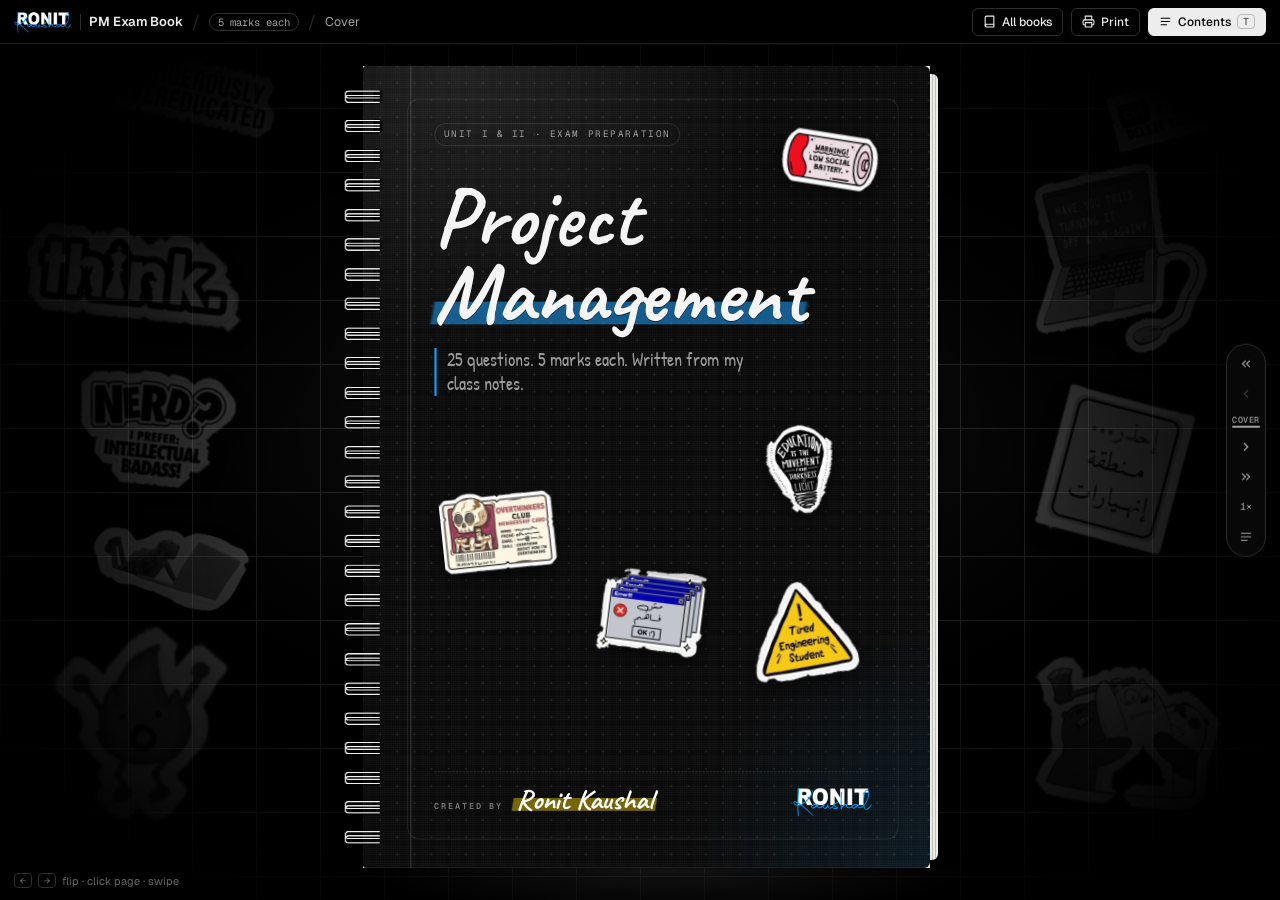
<file: project-management.html>
<!doctype html>
<html lang="en">
<head>
<meta charset="utf-8" />
<meta name="viewport" content="width=device-width, initial-scale=1" />
<script>
  /* Safari / every iPhone browser (WebKit) drops SVG shapes that use the hand-drawn
     filter inside the page-turn layers, leaving only the labels. */
  if ("GestureEvent" in window || /iP(hone|ad|od)/.test(navigator.userAgent) ||
      (navigator.platform === "MacIntel" && navigator.maxTouchPoints > 1)) {
    document.documentElement.classList.add("no-rough");
  }
</script>
<title>Project Management — Exam Prep Book</title>
<link rel="preconnect" href="https://fonts.googleapis.com" />
<link rel="preconnect" href="https://fonts.gstatic.com" crossorigin />
<link href="https://fonts.googleapis.com/css2?family=Caveat:wght@500;700&family=Geist:wght@400;500;600&family=Geist+Mono:wght@400;500&family=Patrick+Hand&display=swap" rel="stylesheet" />
<link rel="icon" type="image/webp" href="assets/img/RonitLogodark.webp" />
<link rel="stylesheet" href="assets/css/style.css?v=23" />
</head>
<body>

<div class="loader" id="loader">binding pages…</div>
<div class="progress" id="progress"></div>

<header class="nav">
  <div class="nav-left">
    <a class="brand" href="index.html" title="All exam books">
      <img class="brand-logo" src="assets/img/RonitLogodark.webp" alt="Ronit Kaushal" width="58" height="24" />
      <span class="brand-div"></span>
      PM Exam Book
    </a>
    <span class="slash">/</span>
    <span class="pill hide-sm">5 marks each</span>
    <span class="slash s2">/</span>
    <span class="crumb" id="crumb">Cover</span>
  </div>
  <div class="nav-right">
    <a class="btn hide-sm" href="index.html" title="Choose another exam book"><svg viewBox="0 0 24 24" fill="none" stroke="currentColor" stroke-width="2" stroke-linecap="round" stroke-linejoin="round"><path d="M4 19.5A2.5 2.5 0 0 1 6.5 17H20"/><path d="M6.5 2H20v20H6.5A2.5 2.5 0 0 1 4 19.5v-15A2.5 2.5 0 0 1 6.5 2z"/></svg>All books</a>
    <button class="btn hide-sm" id="printBtn" title="Print / Save as PDF">
      <svg viewBox="0 0 24 24" fill="none" stroke="currentColor" stroke-width="2" stroke-linecap="round" stroke-linejoin="round"><path d="M6 9V2h12v7"/><path d="M6 18H4a2 2 0 0 1-2-2v-5a2 2 0 0 1 2-2h16a2 2 0 0 1 2 2v5a2 2 0 0 1-2 2h-2"/><path d="M6 14h12v8H6z"/></svg>
      Print
    </button>
    <button class="btn primary" id="tocBtn">
      <svg viewBox="0 0 24 24" fill="none" stroke="currentColor" stroke-width="2" stroke-linecap="round"><path d="M4 6h16M4 12h16M4 18h10"/></svg>
      Contents <kbd style="border-color:#bbb;color:#555">T</kbd>
    </button>
  </div>
</header>

<main class="stage">
  <div class="book-wrap" id="bookWrap">
    <div class="book" id="book"></div>
  </div>
</main>

<div class="controls">
  <button class="ctl" id="firstBtn" title="Cover (Home)"><svg viewBox="0 0 24 24" fill="none" stroke="currentColor" stroke-width="2" stroke-linecap="round" stroke-linejoin="round"><path d="M11 17l-5-5 5-5M18 17l-5-5 5-5"/></svg></button>
  <button class="ctl" id="prevBtn" title="Previous page (←)"><svg viewBox="0 0 24 24" fill="none" stroke="currentColor" stroke-width="2" stroke-linecap="round" stroke-linejoin="round"><path d="M15 18l-6-6 6-6"/></svg></button>
  <div class="counter" id="counter">—</div>
  <button class="ctl" id="nextBtn" title="Next page (→)"><svg viewBox="0 0 24 24" fill="none" stroke="currentColor" stroke-width="2" stroke-linecap="round" stroke-linejoin="round"><path d="M9 18l6-6-6-6"/></svg></button>
  <button class="ctl" id="lastBtn" title="Last page (End)"><svg viewBox="0 0 24 24" fill="none" stroke="currentColor" stroke-width="2" stroke-linecap="round" stroke-linejoin="round"><path d="M13 17l5-5-5-5M6 17l5-5-5-5"/></svg></button>
  <button class="ctl" id="zoomBtn" title="Zoom (for small screens)"><span class="zoom-lbl" id="zoomLbl">1×</span></button>
  <button class="ctl" id="tocBtn2" title="Contents (T)"><svg viewBox="0 0 24 24" fill="none" stroke="currentColor" stroke-width="2" stroke-linecap="round"><path d="M4 6h16M4 12h16M4 18h10"/></svg></button>
</div>

<div class="hint"><kbd>←</kbd><kbd>→</kbd> flip · click page · swipe</div>

<div class="scrim" id="scrim"></div>
<aside class="drawer" id="drawer">
  <div class="drawer-head">
    <h3>Contents <button class="btn" id="closeDrawer" style="height:28px;padding:0 10px">Esc</button></h3>
    <input class="search" id="search" placeholder="Search questions…" autocomplete="off" />
  </div>
  <nav class="toc" id="toc"></nav>
</aside>

<div id="measure"></div>

<svg class="defs-svg" aria-hidden="true">
  <defs>
    <filter id="rough" filterUnits="userSpaceOnUse" x="-2000" y="-2000" width="6000" height="6000">
      <feTurbulence type="fractalNoise" baseFrequency="0.035" numOctaves="2" seed="7" result="n"/>
      <feDisplacementMap in="SourceGraphic" in2="n" scale="2.6" xChannelSelector="R" yChannelSelector="G"/>
    </filter>
    <marker id="arr" viewBox="0 0 10 10" refX="8" refY="5" markerWidth="8" markerHeight="8" orient="auto-start-reverse" markerUnits="userSpaceOnUse">
      <path d="M1 1 L9 5 L1 9" fill="none" stroke="#141414" stroke-width="1.8" stroke-linecap="round" stroke-linejoin="round"/>
    </marker>
    <marker id="arrL" viewBox="0 0 10 10" refX="8" refY="5" markerWidth="12" markerHeight="12" orient="auto-start-reverse" markerUnits="userSpaceOnUse">
      <path d="M1 1 L9 5 L1 9" fill="none" stroke="#141414" stroke-width="1.8" stroke-linecap="round" stroke-linejoin="round"/>
    </marker>
  </defs>
</svg>

<!-- =====================================================================
     BOOK CONTENT — every <section> is flowed onto A4 pages by book.js
     ===================================================================== -->
<div id="src">

<!-- ============================ COVER ============================ -->
<section data-kind="raw" data-title="Cover">
<div class="page cover">
  <div class="cover-inner">
    <div class="eyebrow">Unit I &amp; II · Exam Preparation</div>
    <h1><span>Project</span><span>Management</span></h1>
    <div class="sub">25 questions. 5 marks each. Written from my class notes.</div>

    <img class="csk csk-f1" alt="" />
    <img class="csk csk-f2" alt="" />
    <img class="csk csk-f3" alt="" />
    <img class="csk csk-f4" alt="" />
    <img class="csk csk-f5" alt="" />

    <div class="brand"><span class="by">Created by</span><span class="name">Ronit Kaushal</span><img class="cover-logo" src="assets/img/RonitLogodark.webp" alt="Ronit Kaushal logo" width="112" height="46" /></div>
  </div>
</div>
</section>

<!-- ============================ CONTENTS ============================ -->
<section data-kind="toc" data-title="Contents"></section>

<!-- ============================ HOW TO USE ============================ -->
<section data-kind="flow" data-tag="✎" data-title="How to use this book">
  <h2 class="q-title">How to write a 5-mark answer</h2>
  <p class="q-meta">Read this once before you start. It takes 1 minute.</p>
  <p>A 5-mark answer needs around <span class="hl">1.5 to 2 pages</span> in the exam. Examiners give marks for <b>structure</b>, not just length. Every answer in this book follows the same pattern, so you can copy the style straight into your answer sheet:</p>
  <figure class="fig">
    <svg viewBox="0 0 600 120">
      <rect class="sk" x="6" y="30" width="100" height="56" rx="10"/><text x="56" y="56" text-anchor="middle" class="t-b">Define</text><text x="56" y="76" text-anchor="middle" class="t-xs">1 mark</text>
      <rect class="sk" x="128" y="30" width="110" height="56" rx="10"/><text x="183" y="56" text-anchor="middle" class="t-b">Explain</text><text x="183" y="76" text-anchor="middle" class="t-xs">points + headings</text>
      <rect class="sk" x="260" y="30" width="100" height="56" rx="10"/><text x="310" y="56" text-anchor="middle" class="t-b">Draw</text><text x="310" y="76" text-anchor="middle" class="t-xs">diagram / table</text>
      <rect class="sk" x="382" y="30" width="100" height="56" rx="10"/><text x="432" y="56" text-anchor="middle" class="t-b">Example</text><text x="432" y="76" text-anchor="middle" class="t-xs">real-life case</text>
      <rect class="sk-shade" x="504" y="30" width="90" height="56" rx="10"/><text x="549" y="56" text-anchor="middle" class="t-b">Conclude</text><text x="549" y="76" text-anchor="middle" class="t-xs">1–2 lines</text>
      <path class="sk" d="M106 58 H124" marker-end="url(#arr)"/><path class="sk" d="M238 58 H256" marker-end="url(#arr)"/><path class="sk" d="M360 58 H378" marker-end="url(#arr)"/><path class="sk" d="M482 58 H500" marker-end="url(#arr)"/>
    </svg>
    <figcaption data-n="0.1">The 5-step answer pattern used on every page</figcaption>
  </figure>
  <h3>Symbols used in this book</h3>
  <table class="hand">
    <tr><th>Symbol</th><th>Meaning</th></tr>
    <tr><td>Boxed definition</td><td>Write this <b>word-for-word</b> as your first line.</td></tr>
    <tr><td>✎ Exam tip</td><td>A small trick to get extra marks.</td></tr>
    <tr><td>★ Remember</td><td>A one-line memory hook.</td></tr>
    <tr><td><span class="hl">Highlighted</span></td><td>Keywords the examiner looks for.</td></tr>
    <tr><td><span class="answer-box">Boxed answer</span></td><td>Final answer of a numerical. Always box it in the exam!</td></tr>
  </table>
  <h3>For numericals, always write…</h3>
  <ol>
    <li><b>Given</b> data (list it neatly).</li>
    <li>The <b>formula</b> in words first.</li>
    <li>Step-by-step working, with units (₹, days, weeks, %).</li>
    <li>The <b>boxed</b> final answer.</li>
    <li>One line of <b>interpretation</b> or decision (accept / reject, good / bad).</li>
  </ol>
  <div class="remember">Formula + steps + box + one-line meaning = full marks in numericals.</div>
  <p class="small">All content in this book comes from the class notes: <i>Project, Project Life Cycle, Project vs Programme, Exploring Opportunities in PM, Types of Cost, Waterfall Method, Agile/Sprint Planning, Unit II (Business Case)</i> and the <i>Assignment</i> practical questions.</p>
</section>

<!-- =====================================================================
     MAIN QUESTIONS
     ===================================================================== -->

<!-- ============================ Q1 ============================ -->
<section data-tag="Q1" data-title="What is a Project?" data-group="Main Questions" data-src="Project.pdf (pp. 1–5); Difference between Project and Programme.pdf (pp. 1, 4); Project life cycle.pdf (pp. 1–3); Exploring opportinities in PM.pdf (p. 1)">
  <h2 class="q-title"><span class="qn">Q1</span>What is a Project?</h2>
  <div class="q-meta"><span class="marks">5 marks</span><span>Unit I · Basics</span></div>

  <div class="def" data-label="Definition">
    A <span class="hl">project</span> is a <b>temporary</b>, <b>planned</b> piece of work with a clear <b>start and end date</b>, created to make a <b>unique product, service or result</b>.
  </div>

  <p><span class="ans">Ans.</span> In simple words, a project is a <span class="hl">one-time job</span> that is done to create something new. It begins on a fixed date, it finishes on a fixed date, and once its work is delivered the project closes down.</p>

  <h3>PMBOK® Guide definition</h3>
  <div class="box">According to the <b>PMBOK® Guide (PMI, 2008)</b>, a project is <i>"a temporary endeavor undertaken to create a unique product, service or result."</i></div>
  <p>Projects are temporary and <b>close down on the completion of the work</b> they were chartered (approved) to deliver.</p>

  <h3>Another way to define it</h3>
  <p>A project is a <span class="hl">set of tasks</span> that must be completed within a <b>defined timeline</b> to accomplish a <b>specific set of goals</b>. These tasks are completed by a group of people called the <b>project team</b>, which is led by a <b>project manager</b>. The project manager oversees the planning, scheduling, tracking and successful completion of the project.</p>
  <p>More specifically, a project is a <b>series of structured tasks, activities and deliverables</b> that are carefully executed to achieve a desired outcome.</p>

  <h3>Key parts of a project</h3>
  <figure class="fig">
    <svg viewBox="0 0 600 235">
      <ellipse class="sk" cx="100" cy="58" rx="92" ry="42"/>
      <text x="100" y="54" text-anchor="middle" class="t-b">Temporary</text>
      <text x="100" y="78" text-anchor="middle" class="t-s">fixed start + finish</text>
      <ellipse class="sk" cx="300" cy="50" rx="92" ry="42"/>
      <text x="300" y="46" text-anchor="middle" class="t-b">Unique Goal</text>
      <text x="300" y="70" text-anchor="middle" class="t-s">something new</text>
      <ellipse class="sk" cx="500" cy="58" rx="92" ry="42"/>
      <text x="500" y="54" text-anchor="middle" class="t-b">Limits</text>
      <text x="500" y="78" text-anchor="middle" class="t-s">time · money · supplies</text>
      <path class="sk" d="M130 100 Q170 150 215 172" marker-end="url(#arrL)"/>
      <path class="sk" d="M300 94 L300 160" marker-end="url(#arrL)"/>
      <path class="sk" d="M470 100 Q430 150 385 172" marker-end="url(#arrL)"/>
      <rect class="sk-shade" x="200" y="165" width="200" height="58" rx="12"/>
      <text x="300" y="203" text-anchor="middle" class="t-b" style="font-size:32px">PROJECT</text>
    </svg>
    <figcaption data-n="1.1">Temporary + Unique + Limited = a Project</figcaption>
  </figure>
  <ol>
    <li><b>Temporary:</b> It has a fixed start date and a set finish date.</li>
    <li><b>Unique goal:</b> It creates something new or different, unlike regular daily work.</li>
    <li><b>Limits:</b> It must follow rules for <span class="hl">time, money and supplies</span> (resources).</li>
  </ol>

  <h3>Project vs Regular work</h3>
  <table class="hand">
    <tr><th>Basis</th><th>Project</th><th>Regular work (operations)</th></tr>
    <tr><td>Nature</td><td>One-time, temporary</td><td>Ongoing, repeated every day</td></tr>
    <tr><td>Output</td><td>Something new and unique</td><td>Same routine output</td></tr>
    <tr><td>End date</td><td>Fixed finish date</td><td>No fixed end</td></tr>
    <tr><td>Example</td><td>Building a brand new mobile app</td><td>Fixing bugs on that app every day after it is launched</td></tr>
  </table>

  <h3>Examples of projects</h3>
  <div class="grid2">
    <ul>
      <li>Video game development</li>
      <li>Building construction</li>
      <li>Natural disaster relief efforts</li>
      <li>Promo campaigns for musicians</li>
    </ul>
    <ul>
      <li>Events like Fashion Week</li>
      <li>Humanitarian aid efforts overseas</li>
      <li>A bank's mobile banking app in 12 months</li>
      <li>Construction of a new hospital (₹50 crore, 2 years)</li>
    </ul>
  </div>

  <h3>Every project has a life cycle</h3>
  <p>Every project moves through the <b>project life cycle</b>, a basic framework that project managers use to structure projects and set them up for success.</p>
  <figure class="fig">
    <svg viewBox="0 0 600 90">
      <rect class="sk" x="2" y="18" width="100" height="54" rx="8"/><text x="52" y="51" text-anchor="middle">Initiation</text>
      <rect class="sk" x="124" y="18" width="100" height="54" rx="8"/><text x="174" y="51" text-anchor="middle">Planning</text>
      <rect class="sk" x="246" y="18" width="100" height="54" rx="8"/><text x="296" y="51" text-anchor="middle">Execution</text>
      <rect class="sk" x="368" y="18" width="110" height="54" rx="8"/><text x="423" y="42" text-anchor="middle">Monitoring &amp;</text><text x="423" y="63" text-anchor="middle">Controlling</text>
      <rect class="sk-shade" x="500" y="18" width="96" height="54" rx="8"/><text x="548" y="51" text-anchor="middle">Closure</text>
      <path class="sk" d="M102 45 H120" marker-end="url(#arr)"/><path class="sk" d="M224 45 H242" marker-end="url(#arr)"/><path class="sk" d="M346 45 H364" marker-end="url(#arr)"/><path class="sk" d="M478 45 H496" marker-end="url(#arr)"/>
    </svg>
    <figcaption data-n="1.2">The five phases every project passes through</figcaption>
  </figure>
  <figure class="fig note-img">
    <img src="assets/img/lifecycle-3.png" width="640" height="509" alt="Project life cycle: 1 Initiation, 2 Planning, 3 Execution, 4 Monitoring, 5 Closing" />
    <figcaption data-n="1.3">Project life cycle diagram, from <i>Project life cycle.pdf</i> (p. 2)</figcaption>
  </figure>

  <div class="tip">Start with the PMBOK definition in quotes, then draw Fig 1.1. The words "temporary" and "unique" must appear in your answer.</div>
  <div class="conclusion">A project is a temporary, goal-oriented effort with a definite beginning and end. It is carried out by a team under a project manager, within limits of time, cost and resources, to create a unique product, service or result.</div>
</section>

<!-- ============================ Q2 ============================ -->
<section data-tag="Q2" data-title="What is Project Management?" data-group="Main Questions" data-src="Exploring opportinities in PM.pdf (pp. 1, 10–12); Project life cycle.pdf (pp. 1–6, 10); Project.pdf (p. 3); Difference between Project and Programme.pdf (p. 3)">
  <h2 class="q-title"><span class="qn">Q2</span>What is Project Management?</h2>
  <div class="q-meta"><span class="marks">5 marks</span><span>Unit I · Basics</span></div>

  <div class="def" data-label="Definition">
    <span class="hl">Project Management</span> is the process of <b>planning, executing, monitoring and successfully completing</b> a project <b>within time, cost and quality constraints</b>, so that the project achieves its goals.
  </div>

  <p><span class="ans">Ans.</span> A project does not complete itself. Someone has to plan the work, divide it among people, track progress and solve problems. This whole job is called <b>project management</b>, and the person who leads it is the <b>project manager</b>.</p>
  <p>The project manager oversees the <span class="hl">planning, scheduling, tracking and successful completion</span> of the project and leads the project team.</p>
  <p>Project management <b>integrates planning, leadership, communication, resource management and risk control</b> to achieve strategic organizational goals.</p>

  <h3>The three constraints of a project</h3>
  <figure class="fig">
    <svg viewBox="0 0 600 260">
      <path class="sk" d="M300 30 L480 230 L120 230 Z"/>
      <text x="300" y="20" text-anchor="middle" class="t-b">TIME</text>
      <text x="96" y="252" text-anchor="middle" class="t-b">COST</text>
      <text x="508" y="252" text-anchor="middle" class="t-b">QUALITY</text>
      <ellipse class="sk-shade" cx="300" cy="165" rx="70" ry="34"/>
      <text x="300" y="162" text-anchor="middle" class="t-b">SCOPE</text>
      <text x="300" y="184" text-anchor="middle" class="t-xs">what we deliver</text>
      <text x="80" y="110" class="t-s">on schedule</text>
      <text x="430" y="110" class="t-s">required standard</text>
      <path class="sk-thin" d="M150 115 Q190 120 205 140" marker-end="url(#arr)"/>
      <path class="sk-thin" d="M470 118 Q430 122 400 145" marker-end="url(#arr)"/>
    </svg>
    <figcaption data-n="2.1">A project is successful when it is delivered on time, within cost and at the required quality</figcaption>
  </figure>

  <h3>Process of project management (5 phases)</h3>
  <figure class="fig">
    <svg viewBox="0 0 600 350">
      <circle class="sk-dash" cx="300" cy="185" r="135"/>
      <path class="sk" d="M375 55.1 A150 150 0 0 1 400.4 73.5" marker-end="url(#arrL)"/>
      <path class="sk" d="M446.7 216.2 A150 150 0 0 1 437 246" marker-end="url(#arrL)"/>
      <path class="sk" d="M315.7 334.2 A150 150 0 0 1 284.3 334.2" marker-end="url(#arrL)"/>
      <path class="sk" d="M163 246 A150 150 0 0 1 153.3 216.2" marker-end="url(#arrL)"/>
      <path class="sk" d="M199.6 73.5 A150 150 0 0 1 225 55.1" marker-end="url(#arrL)"/>
      <rect class="sk" x="235" y="27" width="130" height="46" rx="10" style="fill:var(--paper)"/><text x="300" y="57" text-anchor="middle">1. Initiation</text>
      <rect class="sk" x="363" y="120" width="130" height="46" rx="10" style="fill:var(--paper)"/><text x="428" y="150" text-anchor="middle">2. Planning</text>
      <rect class="sk" x="314" y="271" width="130" height="46" rx="10" style="fill:var(--paper)"/><text x="379" y="301" text-anchor="middle">3. Execution</text>
      <rect class="sk" x="146" y="271" width="150" height="46" rx="10" style="fill:var(--paper)"/><text x="221" y="292" text-anchor="middle">4. Monitoring &amp;</text><text x="221" y="311" text-anchor="middle">Controlling</text>
      <rect class="sk" x="107" y="120" width="130" height="46" rx="10" style="fill:var(--paper)"/><text x="172" y="150" text-anchor="middle">5. Closure</text>
      <text x="300" y="180" text-anchor="middle" class="t-b">Project</text>
      <text x="300" y="205" text-anchor="middle" class="t-b">Life Cycle</text>
    </svg>
    <figcaption data-n="2.2">The 5 phases of project management</figcaption>
  </figure>
  <ol>
    <li><b>Initiation:</b> The project's feasibility and value are assessed. Objectives, scope, purpose and stakeholders are defined. Activities: develop a <span class="hl">business case</span>, conduct a feasibility study, identify stakeholders, create a <b>project charter</b> that formally authorizes the project.</li>
    <li><b>Planning:</b> A roadmap is made to finish on time and within budget. The project is broken into smaller tasks with milestones. Plans made: project management plan (WBS + Gantt chart), risk plan, financial plan, resource plan, communication plan and quality plan (KPIs).</li>
    <li><b>Execution:</b> The plan is put into action and deliverables are completed. The PM assigns tasks, clarifies roles, answers questions, oversees work, facilitates communication and supports the team.</li>
    <li><b>Monitoring &amp; Controlling:</b> Progress is tracked using timesheets, reports, Gantt charts or Kanban boards. The PM controls timelines, cost, team, quality and risk.</li>
    <li><b>Closure:</b> The project is closed, knowledge and artifacts are archived, team members are released, contracts are closed and <b>lessons learned</b> are reviewed.</li>
  </ol>

  <h3>What the project manager controls</h3>
  <table class="hand">
    <tr><th>Area</th><th>Example of control action</th></tr>
    <tr><td>Timelines</td><td>If a team member can't finish a task on time, assign it to someone else.</td></tr>
    <tr><td>Cost</td><td>If a vendor costs more than expected, reduce the project scope.</td></tr>
    <tr><td>Team</td><td>If two members disagree, the PM has the last word.</td></tr>
    <tr><td>Quality</td><td>If a part is substandard, find a different approach to build it.</td></tr>
    <tr><td>Risk</td><td>If a new risk appears, mitigate it before it affects the team.</td></tr>
  </table>

  <h3>Skills needed in project management</h3>
  <table class="hand">
    <tr><th>Technical skills</th><th>Soft skills</th></tr>
    <tr><td>Project planning, Scheduling, Budgeting</td><td>Leadership, Communication, Negotiation</td></tr>
    <tr><td>Risk &amp; Quality management</td><td>Decision making, Team building</td></tr>
    <tr><td>MS Project, Primavera, Agile &amp; Scrum</td><td>Problem solving, Conflict management, Critical thinking</td></tr>
  </table>

  <h3>Example: a new Business School</h3>
  <p>A university plans to set up a new Business School within <b>two years</b>. The project manager:</p>
  <ul>
    <li>Prepares the project plan and <b>work breakdown structure (WBS)</b>.</li>
    <li>Monitors budget, schedule and quality.</li>
    <li>Coordinates architects, contractors, academic experts and regulators.</li>
    <li>Identifies and mitigates project risks, and ensures a successful launch.</li>
  </ul>

  <h3>Importance of project management</h3>
  <ul class="dots">
    <li><b>Structure &amp; clarity:</b> breaks complex projects into manageable phases.</li>
    <li><b>Better planning &amp; control:</b> each phase has clear objectives and review points.</li>
    <li><b>Communication:</b> stakeholders know what to expect at each stage.</li>
    <li><b>Progress tracking:</b> progress is measured against milestones.</li>
    <li><b>Quality assurance:</b> regular reviews catch errors early.</li>
  </ul>
  <p class="small">Popular methodologies: Waterfall, Agile, Scrum, Kanban, Lean, Six Sigma, PRINCE2, PMBOK, CPM, PERT.</p>

  <div class="conclusion">Project management is the art of planning, executing, monitoring and closing a project so that it is delivered on time, within budget and at the required quality. It turns an idea into a successful result.</div>
</section>

<!-- ============================ Q3 ============================ -->
<section data-tag="Q3" data-title="Characteristics of a Project" data-group="Main Questions" data-src="Project.pdf (pp. 1–4); Difference between Project and Programme.pdf (pp. 1, 3, 9); Different Types of Cost in Project Management.pdf (pp. 2–5); Project life cycle.pdf (p. 1); Exploring opportinities in PM.pdf (p. 1)">
  <h2 class="q-title"><span class="qn">Q3</span>Characteristics of a Project</h2>
  <div class="q-meta"><span class="marks">5 marks</span><span>Unit I · Basics</span></div>

  <p><span class="ans">Ans.</span> A <span class="hl">project</span> is "a temporary endeavor undertaken to create a unique product, service or result" (PMBOK®). The features that make a project different from routine work are called its <b>characteristics</b>.</p>

  <figure class="fig">
    <svg viewBox="0 0 600 330">
      <ellipse class="sk-shade" cx="300" cy="165" rx="110" ry="52"/>
      <text x="300" y="160" text-anchor="middle" class="t-b">Characteristics</text>
      <text x="300" y="186" text-anchor="middle" class="t-b">of a Project</text>
      <g>
        <rect class="sk" x="10" y="22" width="150" height="40" rx="10"/><text x="85" y="48" text-anchor="middle">Temporary</text>
        <rect class="sk" x="10" y="102" width="150" height="40" rx="10"/><text x="85" y="128" text-anchor="middle">Unique output</text>
        <rect class="sk" x="10" y="188" width="150" height="40" rx="10"/><text x="85" y="214" text-anchor="middle">Specific goal</text>
        <rect class="sk" x="10" y="268" width="150" height="40" rx="10"/><text x="85" y="294" text-anchor="middle">Constraints</text>
        <rect class="sk" x="440" y="22" width="150" height="40" rx="10"/><text x="515" y="48" text-anchor="middle">Life cycle</text>
        <rect class="sk" x="440" y="102" width="150" height="40" rx="10"/><text x="515" y="128" text-anchor="middle">Team + PM</text>
        <rect class="sk" x="440" y="188" width="150" height="40" rx="10"/><text x="515" y="214" text-anchor="middle">Risk</text>
        <rect class="sk" x="440" y="268" width="150" height="40" rx="10"/><text x="515" y="294" text-anchor="middle">Costs &amp; resources</text>
      </g>
      <path class="sk-thin" d="M160 42 Q220 60 228 128"/>
      <path class="sk-thin" d="M160 122 L192 140"/>
      <path class="sk-thin" d="M160 208 L195 192"/>
      <path class="sk-thin" d="M160 288 Q222 270 232 205"/>
      <path class="sk-thin" d="M440 42 Q380 60 372 128"/>
      <path class="sk-thin" d="M440 122 L408 140"/>
      <path class="sk-thin" d="M440 208 L405 192"/>
      <path class="sk-thin" d="M440 288 Q378 270 368 205"/>
    </svg>
    <figcaption data-n="3.1">Mind-map of project characteristics</figcaption>
  </figure>

  <h3><span class="num">1</span>Temporary nature</h3>
  <p>Every project has a <b>fixed start date and a set finish date</b>. Projects close down once the work they were chartered to deliver is complete. <i>Example: a hospital construction project of 2 years.</i></p>

  <h3><span class="num">2</span>Unique output</h3>
  <p>A project creates a <b>unique product, service or result</b>: something new or different, unlike regular daily work. Building a new app is a project; fixing bugs every day after launch is regular work.</p>

  <h3><span class="num">3</span>Specific objectives</h3>
  <p>A project is a set of tasks done to accomplish a <b>specific set of goals</b>. Its <span class="hl">scope is narrow and clearly defined</span>, for example "one completed hospital".</p>

  <h3><span class="num">4</span>Constraints (limits)</h3>
  <p>A project must follow limits of <b>time, money and supplies</b>. It is judged a success only if it is delivered <span class="hl">on time, within cost and at the required quality</span>.</p>

  <h3><span class="num">5</span>Life cycle</h3>
  <p>Every project moves through phases: <b>Initiation → Planning → Execution → Monitoring &amp; Controlling → Closure</b>. Each phase ends with one or more deliverables.</p>

  <h3><span class="num">6</span>Project team and project manager</h3>
  <p>Work is done by a <b>project team</b> led by a <b>project manager</b>, who oversees planning, scheduling, tracking and completion.</p>

  <h3><span class="num">7</span>Structured tasks and deliverables</h3>
  <p>A project is a series of <b>structured tasks, activities and deliverables</b> carried out in a planned order. It can be broken down using a WBS and a Gantt chart.</p>

  <h3><span class="num">8</span>Risk and uncertainty</h3>
  <p>Since the work is new, there are <b>project-specific risks</b> such as cost overruns, technology failure or low customer adoption. These are identified and mitigated.</p>

  <h3><span class="num">9</span>Requires costs and resources</h3>
  <p>A project uses money, people and materials. Its total cost is made up of:</p>
  <table class="hand">
    <tr><th>Cost type</th><th>Meaning</th><th>Example</th></tr>
    <tr><td>Direct</td><td>Directly linked to project work</td><td>Contractors, software licences</td></tr>
    <tr><td>Indirect</td><td>Cost of doing business overall</td><td>Heating, lighting, office rent</td></tr>
    <tr><td>Fixed</td><td>One-off charge, not linked to duration</td><td>One-time advertisement, 1-day Agile consultancy</td></tr>
    <tr><td>Variable</td><td>Changes with the project's length</td><td>Staff salaries, machine hire</td></tr>
    <tr><td>Sunk</td><td>Already spent, cannot be recovered</td><td>Money already gone (ignore in decisions)</td></tr>
  </table>
  <figure class="fig note-img">
    <img src="assets/img/cost-1.png" width="571" height="321" alt="Project cost = Direct + Indirect + Fixed + Variable + Sunk cost" />
    <figcaption data-n="3.2">Project cost breakdown, from <i>Different Types of Cost in Project Management.pdf</i> (p. 2)</figcaption>
  </figure>

  <h3><span class="num">10</span>Measurable success</h3>
  <p>Success is measured by <b>time, cost, quality and scope</b>: "Did we deliver the required output?"</p>

  <h3>Example: launching a mobile banking app</h3>
  <table class="hand">
    <tr><th>Characteristic</th><th>In the bank's app project</th></tr>
    <tr><td>Temporary</td><td>Must launch within 12 months</td></tr>
    <tr><td>Unique</td><td>A brand-new mobile banking application</td></tr>
    <tr><td>Constraints</td><td>Fixed budget allocated</td></tr>
    <tr><td>Team</td><td>PM coordinates software developers and testers</td></tr>
    <tr><td>Risk</td><td>PM manages risks and ensures timely delivery</td></tr>
  </table>

  <div class="remember">T-U-G-C-L-T-R = Temporary, Unique, Goal, Constraints, Life cycle, Team, Risk.</div>
  <div class="conclusion">A project is temporary, unique, goal-oriented and limited by time, cost and quality. It follows a life cycle and is carried out by a team led by a project manager. These characteristics separate projects from routine operations.</div>
</section>

<!-- ============================ Q4 ============================ -->
<section data-tag="Q4" data-title="Project vs Program(me)" data-group="Main Questions" data-src="Difference between Project and Programme.pdf (pp. 1–12)">
  <h2 class="q-title"><span class="qn">Q4</span>Difference between a Project and a Program</h2>
  <div class="q-meta"><span class="marks">5 marks</span><span>Unit I · Concepts</span></div>

  <p><span class="ans">Ans.</span> Both words sound similar, but a <b>programme is much bigger</b>. It is a <span class="hl">group of related projects</span>.</p>

  <div class="def" data-label="Project">
    According to the <b>PMBOK® Guide (PMI, 2008)</b>, a project is <i>"a temporary endeavor undertaken to create a unique product, service or result."</i> Projects close down on completion of the work they were chartered to deliver.
  </div>
  <div class="def" data-label="Programme">
    According to <b>The Standard for Program Management (PMI, 2008)</b>, a programme is <i>"a group of related projects managed in a coordinated way to obtain benefits and control not available from managing them individually."</i> Programmes may also contain work outside the scope of the individual projects.
  </div>
  <p><b>OGC view:</b> PRINCE2 defines the management of projects, and the <b>Managing Successful Programmes (MSP)</b> methodology defines a programme as <i>"a portfolio of projects and activities that are coordinated and managed as a unit such that they achieve outcomes and realise benefits"</i> (OGC, 2003).</p>

  <h3>Difference table</h3>
  <table class="hand">
    <tr><th>Basis</th><th>Project</th><th>Programme</th></tr>
    <tr><td>Meaning</td><td>Temporary effort to produce a specific output</td><td>Coordinated group of related projects</td></tr>
    <tr><td>Objective</td><td>Achieve a specific deliverable</td><td>Achieve broader strategic benefits</td></tr>
    <tr><td>Scope</td><td>Narrow and clearly defined</td><td>Wider, may evolve</td></tr>
    <tr><td>Duration</td><td>Usually shorter</td><td>Usually longer</td></tr>
    <tr><td>Managed by</td><td>Project Manager</td><td>Programme Manager</td></tr>
    <tr><td>Focus</td><td>Outputs / deliverables</td><td>Outcomes and benefits</td></tr>
    <tr><td>Interdependency</td><td>Generally limited</td><td>Projects are often interdependent</td></tr>
    <tr><td>Risk</td><td>Project-specific risks</td><td>Programme-level + project-level risks</td></tr>
    <tr><td>Success</td><td>On time, within cost, required quality</td><td>Strategic benefits achieved across projects</td></tr>
    <tr><td>Main question</td><td>"Did we deliver the required output?"</td><td>"Did the combined projects deliver the strategic benefits?"</td></tr>
    <tr><td>Example</td><td>Construction of one hospital</td><td>Govt. healthcare improvement programme with many hospital projects</td></tr>
  </table>

  <h3>Example: Gandhinagar</h3>
  <p><b>Project:</b> Construction of a new hospital in Gandhinagar. Cost ₹50 crore, duration 2 years, output = one completed hospital. The project manager handles construction, budget, quality and schedule.</p>
  <p><b>Programme:</b> Gandhinagar District Healthcare Development Programme. The programme manager coordinates all of these projects to improve healthcare services in the district:</p>
  <figure class="fig">
    <svg viewBox="0 0 600 205">
      <rect class="sk-shade" x="130" y="6" width="340" height="56" rx="12"/>
      <text x="300" y="31" text-anchor="middle" class="t-b">Gandhinagar Healthcare</text>
      <text x="300" y="54" text-anchor="middle" class="t-b">Development Programme</text>
      <path class="sk-thin" d="M300 62 V88 M58 88 H542 M58 88 V112 M179 88 V112 M300 88 V112 M421 88 V112 M542 88 V112"/>
      <rect class="sk" x="4" y="112" width="108" height="84" rx="10"/><text x="58" y="140" text-anchor="middle" class="t-s">Hospital</text><text x="58" y="160" text-anchor="middle" class="t-s">construction</text><text x="58" y="182" text-anchor="middle" class="t-xs">project</text>
      <rect class="sk" x="125" y="112" width="108" height="84" rx="10"/><text x="179" y="140" text-anchor="middle" class="t-s">Medical</text><text x="179" y="160" text-anchor="middle" class="t-s">equipment</text><text x="179" y="182" text-anchor="middle" class="t-xs">procurement</text>
      <rect class="sk" x="246" y="112" width="108" height="84" rx="10"/><text x="300" y="140" text-anchor="middle" class="t-s">Doctor &amp;</text><text x="300" y="160" text-anchor="middle" class="t-s">nurse</text><text x="300" y="182" text-anchor="middle" class="t-xs">training</text>
      <rect class="sk" x="367" y="112" width="108" height="84" rx="10"/><text x="421" y="140" text-anchor="middle" class="t-s">Digital</text><text x="421" y="160" text-anchor="middle" class="t-s">health</text><text x="421" y="182" text-anchor="middle" class="t-xs">records</text>
      <rect class="sk" x="488" y="112" width="108" height="84" rx="10"/><text x="542" y="140" text-anchor="middle" class="t-s">Ambulance</text><text x="542" y="160" text-anchor="middle" class="t-s">service</text><text x="542" y="182" text-anchor="middle" class="t-xs">improvement</text>
    </svg>
    <figcaption data-n="4.1">One programme = many related projects</figcaption>
  </figure>

  <h3>Numerical illustration</h3>
  <div class="grid2">
    <div class="box">
      <b class="nu"><u>Project</u></b> (activities in sequence)<br/>
      A Design: 3 m, ₹5 L<br/>B Foundation: 4 m, ₹10 L<br/>C Construction: 6 m, ₹25 L<br/>D Finishing: 2 m, ₹8 L<br/>
      Duration = 3+4+6+2 = <span class="answer-box">15 months</span><br/>
      Cost = 5+10+25+8 = <span class="answer-box">₹48 lakh</span>
    </div>
    <div class="box">
      <b class="nu"><u>Programme</u></b> (Digital Education, run in parallel)<br/>
      A Smart classrooms: ₹20 cr, 12 m<br/>B Teacher training: ₹5 cr, 8 m<br/>C Digital platform: ₹10 cr, 10 m<br/>
      Budget = 20+5+10 = <span class="answer-box">₹35 crore</span><br/>
      Duration = max(12, 8, 10) = <span class="answer-box">12 months</span>
    </div>
  </div>
  <p class="small">A programme is not simply "one big project". It has multiple related projects designed to produce a larger benefit.</p>

  <h3>Extending it: Portfolio</h3>
  <figure class="fig">
    <svg viewBox="0 0 600 200">
      <rect class="sk-shade" x="200" y="6" width="200" height="44" rx="10"/><text x="300" y="35" text-anchor="middle" class="t-b">PORTFOLIO</text>
      <path class="sk-thin" d="M300 50 V70 M100 70 H500 M100 70 V88 M300 70 V88 M500 70 V88"/>
      <rect class="sk" x="20" y="88" width="160" height="40" rx="10"/><text x="100" y="114" text-anchor="middle">Programme A</text>
      <rect class="sk" x="220" y="88" width="160" height="40" rx="10"/><text x="300" y="114" text-anchor="middle">Programme B</text>
      <rect class="sk" x="420" y="88" width="160" height="40" rx="10"/><text x="500" y="114" text-anchor="middle">Independent project</text>
      <path class="sk-thin" d="M100 128 V146 M40 146 H160 M40 146 V160 M100 146 V160 M160 146 V160"/>
      <rect class="sk" x="14" y="160" width="52" height="32" rx="8"/><text x="40" y="182" text-anchor="middle" class="t-xs">P1</text>
      <rect class="sk" x="74" y="160" width="52" height="32" rx="8"/><text x="100" y="182" text-anchor="middle" class="t-xs">P2</text>
      <rect class="sk" x="134" y="160" width="52" height="32" rx="8"/><text x="160" y="182" text-anchor="middle" class="t-xs">P3</text>
      <text x="330" y="175" class="t-s">Project → Product</text>
      <text x="330" y="195" class="t-s">Programme → Benefits · Portfolio → Strategy</text>
    </svg>
    <figcaption data-n="4.2">Project ⊂ Programme ⊂ Portfolio</figcaption>
  </figure>
  <p><b>Portfolio</b> = all projects and programmes managed together to achieve organizational strategy. Its main question is <i>"Are we investing in the right work?"</i> <i>Example:</i> a company's portfolio has the Digital Transformation Programme (₹50 cr, 3 projects), the Market Expansion Programme (₹80 cr), a New Factory Project (₹40 cr) and an R&amp;D Project (₹20 cr). Portfolio value = 50+80+40+20 = <b>₹190 crore</b>.</p>

  <div class="remember">Project = one specific deliverable. Programme = multiple related projects + strategic benefits. "Build one college building" is a project; "improve the entire education system" is a programme.</div>
  <div class="conclusion">A project is a temporary undertaking to achieve a specific output, whereas a programme is a group of related projects managed together to achieve broader strategic benefits.</div>
</section>

<!-- ============================ Q5 ============================ -->
<section data-tag="Q5" data-title="Different Types of Projects" data-group="Main Questions" data-src="Types and Classification of Projects (Scribd: scribd.com/document/568015013/categories-of-projects); Exploring opportinities in PM.pdf (pp. 1–8, sector examples)" data-srcnote="Classification taken from the Scribd document 'Types and Classification of Projects', as you asked. The sector examples at the end are from your notes.">
  <h2 class="q-title"><span class="qn">Q5</span>Different Types of Projects</h2>
  <div class="q-meta"><span class="marks">5 marks</span><span>Unit I · Types &amp; Classification of Projects</span></div>

  <p><span class="ans">Ans.</span> A project is a temporary effort to create a unique product, service or result. Projects are not all alike, so they are <span class="hl">classified on different bases</span>: who owns them, how much is invested, which sector they belong to, what their objective is, how new they are and how long they take.</p>

  <div class="def" data-label="Classification">Projects can be classified on <b>7 bases</b>: (1) Ownership, (2) Investment, (3) Research in academia, (4) Sector, (5) Objective, (6) Nature and (7) Time.</div>

  <figure class="fig">
    <svg viewBox="0 0 600 320">
      <rect class="sk-shade" x="190" y="4" width="220" height="50" rx="12"/>
      <text x="300" y="36" text-anchor="middle" class="t-b">Types of Projects</text>
      <path class="sk" d="M300 54 V84"/>
      <path class="sk" d="M75 84 H525"/>
      <path class="sk" d="M75 84 V104" marker-end="url(#arr)"/><path class="sk" d="M225 84 V104" marker-end="url(#arr)"/>
      <path class="sk" d="M375 84 V104" marker-end="url(#arr)"/><path class="sk" d="M525 84 V104" marker-end="url(#arr)"/>
      <rect class="sk" x="5" y="108" width="140" height="78" rx="10"/>
      <text x="75" y="136" text-anchor="middle" class="t-b">1. Ownership</text>
      <text x="75" y="160" text-anchor="middle" class="t-xs">Public · Private</text>
      <text x="75" y="177" text-anchor="middle" class="t-xs">PPP</text>
      <rect class="sk" x="155" y="108" width="140" height="78" rx="10"/>
      <text x="225" y="136" text-anchor="middle" class="t-b">2. Investment</text>
      <text x="225" y="160" text-anchor="middle" class="t-xs">Large · Medium</text>
      <text x="225" y="177" text-anchor="middle" class="t-xs">Small scale</text>
      <rect class="sk" x="305" y="108" width="140" height="78" rx="10"/>
      <text x="375" y="136" text-anchor="middle" class="t-b">3. Academic</text>
      <text x="375" y="160" text-anchor="middle" class="t-xs">Major · Minor</text>
      <text x="375" y="177" text-anchor="middle" class="t-xs">research projects</text>
      <rect class="sk" x="455" y="108" width="140" height="78" rx="10"/>
      <text x="525" y="136" text-anchor="middle" class="t-b">4. Sector</text>
      <text x="525" y="160" text-anchor="middle" class="t-xs">Agricultural · Industrial</text>
      <text x="525" y="177" text-anchor="middle" class="t-xs">Service</text>
      <path class="sk" d="M300 84 V214"/>
      <path class="sk" d="M110 214 H490"/>
      <path class="sk" d="M110 214 V234" marker-end="url(#arr)"/><path class="sk" d="M300 214 V234" marker-end="url(#arr)"/><path class="sk" d="M490 214 V234" marker-end="url(#arr)"/>
      <rect class="sk" x="25" y="238" width="170" height="76" rx="10"/>
      <text x="110" y="266" text-anchor="middle" class="t-b">5. Objective</text>
      <text x="110" y="292" text-anchor="middle" class="t-xs">Commercial · Social</text>
      <rect class="sk" x="215" y="238" width="170" height="76" rx="10"/>
      <text x="300" y="266" text-anchor="middle" class="t-b">6. Nature</text>
      <text x="300" y="292" text-anchor="middle" class="t-xs">Conventional · Innovative</text>
      <rect class="sk" x="405" y="238" width="170" height="76" rx="10"/>
      <text x="490" y="266" text-anchor="middle" class="t-b">7. Time</text>
      <text x="490" y="292" text-anchor="middle" class="t-xs">Long term · Short term</text>
    </svg>
    <figcaption data-n="5.1">The 7 bases for classifying projects</figcaption>
  </figure>

  <h3><span class="num">1</span>Based on <u>Ownership</u></h3>
  <ul>
    <li><b>Public projects:</b> undertaken by the <b>government</b> for the public. <i>E.g., ISRO's satellite projects, India's Unique Identification Number (Aadhaar) project.</i></li>
    <li><b>Private projects:</b> undertaken by <b>private enterprises</b>. <i>E.g., house construction by real estate builders, software development, marriage contracts.</i></li>
    <li><b>Public–Private Partnership (PPP):</b> undertaken by <b>government and private enterprises together</b>. <i>E.g., electricity generation by windmills, garbage collection.</i></li>
  </ul>

  <h3><span class="num">2</span>Based on <u>Investment</u></h3>
  <ul>
    <li><b>Large scale projects:</b> involve a <span class="hl">huge outlay, in crores</span>. <i>E.g., real estate projects, road construction, manufacturing facilities, ISRO satellite launches, the UID project of India.</i></li>
    <li><b>Medium scale projects:</b> medium-level investment, usually <b>technology oriented</b>. <i>E.g., the computer and electronics industry.</i></li>
    <li><b>Small scale projects:</b> need only a <b>small investment</b>. <i>E.g., agricultural projects, small manufacturing projects.</i></li>
  </ul>

  <h3><span class="num">3</span>Based on <u>Research in Academia</u></h3>
  <ul>
    <li><b>Major projects:</b> take <b>more than one year</b> (up to 3–5 years) and need larger funding (in lakhs, higher for science than for social science).</li>
    <li><b>Minor projects:</b> are <b>completed within a year</b> and have a smaller maximum funding limit.</li>
  </ul>

  <h3><span class="num">4</span>Based on <u>Sector</u></h3>
  <ul>
    <li><b>Agricultural projects:</b> related to farming and agriculture. <i>E.g., irrigation projects, small farm projects.</i></li>
    <li><b>Industrial projects:</b> related to manufacturing industries such as cement, steel and textiles. <i>E.g., technology transfer, marketing project, capital issue project like an IPO.</i></li>
    <li><b>Service projects:</b> related to services such as education, tourism, health and public utilities. <i>E.g., adult literacy project, medical camp, general health check-up camp.</i></li>
  </ul>

  <h3><span class="num">5</span>Based on <u>Objective</u></h3>
  <ul>
    <li><b>Commercial projects:</b> done for <b>profit</b>, a <span class="hl">return on investment is expected</span>. <i>E.g., toll roads on the BOLT (Build Own Lease Transfer) or BOOT (Build Own Operate Transfer) model, a product launch.</i></li>
    <li><b>Social projects:</b> done for the <b>welfare of people</b>, by the government or NGOs. <i>E.g., Polio immunization, child welfare, adult literacy projects.</i></li>
  </ul>

  <h3><span class="num">6</span>Based on <u>Nature</u></h3>
  <ul>
    <li><b>Conventional projects:</b> traditional projects with <b>no innovative idea, technology or method</b>. <i>E.g., conventional irrigation projects, handicraft projects.</i></li>
    <li><b>Innovative projects:</b> use <b>new technology, high R&amp;D</b>, and develop new products and services. They include:
      <ul class="dots">
        <li><b>Research projects:</b> exploratory (e.g., renewable energy research, optical fibre capacity) or observational (testing on real-life data).</li>
        <li><b>New product development:</b> advance development, breakthrough (first generation of a new product), platform / next-generation, and derivative projects (improve an existing product).</li>
      </ul>
    </li>
  </ul>

  <h3><span class="num">7</span>Based on <u>Time</u></h3>
  <ul>
    <li><b>Long term projects:</b> take <b>many years</b> to complete. <i>E.g., large infrastructure such as highways or dams.</i></li>
    <li><b>Short term projects:</b> finish in a <b>short period</b>. <i>E.g., an event, a medical camp, a minor academic project.</i></li>
  </ul>

  <h3>Quick summary table</h3>
  <table class="hand">
    <tr><th>Basis</th><th>Types</th><th>Example</th></tr>
    <tr><td>Ownership</td><td>Public, Private, PPP</td><td>ISRO / builder / windmill power</td></tr>
    <tr><td>Investment</td><td>Large, Medium, Small</td><td>UID project / electronics / farm</td></tr>
    <tr><td>Academia</td><td>Major, Minor</td><td>3–5 year study / 1 year study</td></tr>
    <tr><td>Sector</td><td>Agricultural, Industrial, Service</td><td>Irrigation / IPO / literacy</td></tr>
    <tr><td>Objective</td><td>Commercial, Social</td><td>Toll road / Polio drive</td></tr>
    <tr><td>Nature</td><td>Conventional, Innovative</td><td>Handicraft / new product R&amp;D</td></tr>
    <tr><td>Time</td><td>Long term, Short term</td><td>Highway / medical camp</td></tr>
  </table>

  <p class="small">Sector examples from the notes: IT and AI, construction, healthcare, manufacturing, education, government, banking, renewable energy, events, NGO and disaster-relief projects.</p>

  <div class="remember">O-I-A-S-O-N-T = Ownership, Investment, Academia, Sector, Objective, Nature, Time.</div>
  <div class="tip">Draw Fig 5.1 first, then write each basis as a heading with its types and one example each. Examples get the marks!</div>
  <div class="conclusion">Projects can be classified by ownership, investment, academic research, sector, objective, nature and time. Knowing the type helps decide who funds the project, how big it is, what it aims for and how it should be managed.</div>
</section>

<!-- ============================ Q6 ============================ -->
<section data-tag="Q6" data-title="Agile Numerical: Velocity & Days" data-group="Main Questions" data-src="Agile projects commonly use Sprint Planning.pdf (pp. 1–6, Questions 1–6); Assignment Title.pdf (p. 4, case-study Q7–Q8)">
  <h2 class="q-title"><span class="qn">Q6</span>Agile Project Numerical: Velocity &amp; Days</h2>
  <div class="q-meta"><span class="marks">5 marks</span><span>Numerical · Agile / Scrum</span></div>

  <p><span class="ans">Ans.</span> Agile projects commonly use <b>Sprint Planning, Story Points, Velocity, Burndown Charts and Capacity</b> for numerical analysis. Learn the terms first, then the numericals are easy.</p>

  <h3>Key terms</h3>
  <table class="hand">
    <tr><th>Term</th><th>Meaning</th></tr>
    <tr><td>Project</td><td>The entire journey, e.g. 6 months</td></tr>
    <tr><td>Sprint</td><td>One short, time-boxed development cycle within that journey (usually 2 weeks)</td></tr>
    <tr><td>Story points</td><td>Units used to estimate the size/effort of work (user stories)</td></tr>
    <tr><td>Product backlog</td><td>Total list of work (story points) to be completed</td></tr>
    <tr><td>Velocity</td><td>Story points a team completes per sprint</td></tr>
    <tr><td>Capacity</td><td>Productive hours the team has available in a sprint</td></tr>
    <tr><td>Burndown</td><td>Work remaining, tracked day by day</td></tr>
  </table>
  <figure class="fig">
    <svg viewBox="0 0 600 120">
      <rect class="sk-shade" x="6" y="10" width="588" height="40" rx="10"/>
      <text x="300" y="37" text-anchor="middle" class="t-b">PROJECT → 6 months</text>
      <g>
        <rect class="sk" x="6" y="70" width="88" height="40" rx="8"/><text x="50" y="96" text-anchor="middle" class="t-s">Sprint 1</text>
        <rect class="sk" x="104" y="70" width="88" height="40" rx="8"/><text x="148" y="96" text-anchor="middle" class="t-s">Sprint 2</text>
        <rect class="sk" x="202" y="70" width="88" height="40" rx="8"/><text x="246" y="96" text-anchor="middle" class="t-s">Sprint 3</text>
        <rect class="sk" x="300" y="70" width="88" height="40" rx="8"/><text x="344" y="96" text-anchor="middle" class="t-s">Sprint 4</text>
        <text x="440" y="96" text-anchor="middle" class="t-b">. . . . . .</text>
        <rect class="sk" x="506" y="70" width="88" height="40" rx="8"/><text x="550" y="96" text-anchor="middle" class="t-s">Last sprint</text>
      </g>
      <text x="50" y="66" text-anchor="middle" class="t-xs">2 weeks</text><text x="148" y="66" text-anchor="middle" class="t-xs">2 weeks</text><text x="246" y="66" text-anchor="middle" class="t-xs">2 weeks</text><text x="344" y="66" text-anchor="middle" class="t-xs">2 weeks</text>
    </svg>
    <figcaption data-n="6.1">Project = entire journey; Sprint = one short cycle</figcaption>
  </figure>

  <h3>Formulas to remember</h3>
  <div class="formula"><span class="lbl">Average Velocity</span>Velocity = <span class="frac"><span>Total story points completed</span><span>Number of sprints</span></span></div>
  <div class="formula"><span class="lbl">Sprints required</span>No. of sprints = <span class="frac"><span>Total story points (backlog)</span><span>Velocity</span></span></div>
  <div class="formula"><span class="lbl">Duration</span>Project duration = No. of sprints × Sprint length</div>

  <h3>Problem 1: Calculate sprint velocity</h3>
  <p>A Scrum team completes these story points in three sprints: <b>Sprint 1 = 24, Sprint 2 = 30, Sprint 3 = 27</b>. Calculate the average velocity.</p>
  <div class="calc">
    <div>Average Velocity = Total story points ÷ No. of sprints</div>
    <div>= (24 + 30 + 27) ÷ 3</div>
    <div>= 81 ÷ 3</div>
    <div>= <span class="answer-box">27 story points / sprint</span></div>
  </div>
  <p><i>Interpretation:</i> The team can be expected to complete about <b>27 story points per sprint</b>.</p>

  <h3>Problem 2: Number of sprints &amp; project duration</h3>
  <p>A product backlog has <b>150 story points</b>. The team's average velocity is <b>25 points per sprint</b>. Each sprint lasts <b>2 weeks</b>. Find (1) sprints required and (2) project duration.</p>
  <div class="steps">
    <div class="step"><div class="step-h">Step 1: Number of sprints</div>
      <div class="calc"><div>No. of sprints = Total story points ÷ Velocity</div><div>= 150 ÷ 25 = <span class="answer-box">6 sprints</span></div></div></div>
    <div class="step"><div class="step-h">Step 2: Project duration</div>
      <div class="calc"><div>Duration = No. of sprints × Sprint length</div><div>= 6 × 2 weeks = <span class="answer-box">12 weeks</span></div><div class="small">(12 weeks × 5 working days = 60 working days)</div></div></div>
  </div>

  <h3>Problem 3: Team capacity (in hours / days)</h3>
  <p>A team has <b>5 members</b>, each available <b>6 productive hours per day</b>. Sprint = <b>10 working days</b>. <b>20%</b> of time goes to meetings and admin work. Find effective sprint capacity.</p>
  <div class="steps">
    <div class="step"><div class="step-h">Step 1: Total available hours</div><div class="calc"><div>= 5 × 6 × 10 = 300 hours</div></div></div>
    <div class="step"><div class="step-h">Step 2: Non-development time</div><div class="calc"><div>= 20% × 300 = 60 hours</div></div></div>
    <div class="step"><div class="step-h">Step 3: Effective capacity</div><div class="calc"><div>= 300 − 60 = <span class="answer-box">240 hours</span></div></div></div>
  </div>

  <h3>Problem 4: Project completion using velocity</h3>
  <p>Product backlog = <b>240 story points</b>. Completed: Sprint 1 = 35, Sprint 2 = 40, Sprint 3 = 45, Sprint 4 = 40. Find average velocity, remaining points and additional sprints.</p>
  <figure class="fig">
    <svg viewBox="0 0 600 260">
      <path class="sk" d="M60 230 H570" marker-end="url(#arr)"/>
      <path class="sk" d="M60 230 V20" marker-end="url(#arr)"/>
      <text x="22" y="94" class="t-xs">35</text><text x="22" y="74" class="t-xs">40</text><text x="22" y="54" class="t-xs">45</text>
      <rect class="sk-shade" x="100" y="90" width="64" height="140"/>
      <rect class="sk-shade" x="220" y="70" width="64" height="160"/>
      <rect class="sk-shade" x="340" y="50" width="64" height="180"/>
      <rect class="sk-shade" x="460" y="70" width="64" height="160"/>
      <text x="132" y="82" text-anchor="middle">35</text><text x="252" y="62" text-anchor="middle">40</text><text x="372" y="42" text-anchor="middle">45</text><text x="492" y="62" text-anchor="middle">40</text>
      <text x="132" y="252" text-anchor="middle" class="t-s">Sprint 1</text><text x="252" y="252" text-anchor="middle" class="t-s">Sprint 2</text><text x="372" y="252" text-anchor="middle" class="t-s">Sprint 3</text><text x="492" y="252" text-anchor="middle" class="t-s">Sprint 4</text>
      <path class="sk-dash" d="M60 70 H560"/>
      <text x="560" y="64" text-anchor="end" class="t-s">average velocity = 40</text>
    </svg>
    <figcaption data-n="6.2">Velocity chart: story points completed per sprint</figcaption>
  </figure>
  <div class="steps">
    <div class="step"><div class="step-h">Step 1: Total completed points</div><div class="calc"><div>= 35 + 40 + 45 + 40 = 160</div></div></div>
    <div class="step"><div class="step-h">Step 2: Average velocity</div><div class="calc"><div>= 160 ÷ 4 = <span class="answer-box">40 points / sprint</span></div></div></div>
    <div class="step"><div class="step-h">Step 3: Remaining backlog</div><div class="calc"><div>= 240 − 160 = <span class="answer-box">80 points</span></div></div></div>
    <div class="step"><div class="step-h">Step 4: Additional sprints</div><div class="calc"><div>= 80 ÷ 40 = <span class="answer-box">2 sprints</span> (i.e. 2 × 2 = 4 more weeks)</div></div></div>
  </div>

  <h3>Problem 5: Sprint burndown (points per day)</h3>
  <p>A sprint starts with <b>100 story points</b>. Completed: Day 1 = 8, Day 2 = 12, Day 3 = 10, Day 4 = 15, Day 5 = 10.</p>
  <div class="calc">
    <div>Total completed = 8 + 12 + 10 + 15 + 10 = <span class="answer-box">55 points</span></div>
    <div>Remaining after Day 5 = 100 − 55 = <span class="answer-box">45 points</span></div>
    <div>Average daily rate = 55 ÷ 5 = <span class="answer-box">11 points / day</span></div>
  </div>
  <figure class="fig">
    <svg viewBox="0 0 600 290">
      <path class="sk" d="M60 260 H580" marker-end="url(#arr)"/>
      <path class="sk" d="M60 260 V10" marker-end="url(#arr)"/>
      <text x="20" y="26" class="t-xs">100</text><text x="26" y="156" class="t-xs">45</text>
      <text x="60" y="282" text-anchor="middle" class="t-xs">Day 0</text><text x="160" y="282" text-anchor="middle" class="t-xs">1</text><text x="260" y="282" text-anchor="middle" class="t-xs">2</text><text x="360" y="282" text-anchor="middle" class="t-xs">3</text><text x="460" y="282" text-anchor="middle" class="t-xs">4</text><text x="560" y="282" text-anchor="middle" class="t-xs">5</text>
      <path class="sk-dash" d="M60 20 L560 152"/>
      <path class="sk" style="stroke-width:3" d="M60 20 L160 39.2 L260 68 L360 92 L460 128 L560 152"/>
      <circle class="sk-fill" cx="60" cy="20" r="4"/><circle class="sk-fill" cx="160" cy="39.2" r="4"/><circle class="sk-fill" cx="260" cy="68" r="4"/><circle class="sk-fill" cx="360" cy="92" r="4"/><circle class="sk-fill" cx="460" cy="128" r="4"/><circle class="sk-fill" cx="560" cy="152" r="4"/>
      <text x="168" y="34" class="t-xs">92</text><text x="268" y="62" class="t-xs">80</text><text x="368" y="86" class="t-xs">70</text><text x="468" y="122" class="t-xs">55</text><text x="540" y="176" class="t-xs">45 left</text>
      <text x="300" y="220" class="t-s">— actual remaining work</text>
      <text x="300" y="242" class="t-s">- - average pace (11 pts/day)</text>
    </svg>
    <figcaption data-n="6.3">Burndown chart: remaining story points by day</figcaption>
  </figure>
  <p><i>Interpretation:</i> The team has completed <b>55%</b> of the sprint backlog and has 45 points remaining.</p>

  <h3>Problem 6: Agile project cost (days × rate)</h3>
  <p>Team: <b>4 developers @ ₹2,000/day each</b>, <b>1 Scrum Master @ ₹3,000/day</b>, <b>1 Product Owner @ ₹3,500/day</b>. Project = <b>10 sprints × 10 working days</b>. Find total personnel cost.</p>
  <div class="steps">
    <div class="step"><div class="step-h">Step 1: Daily developer cost</div><div class="calc"><div>4 × ₹2,000 = ₹8,000</div></div></div>
    <div class="step"><div class="step-h">Step 2: Total daily team cost</div><div class="calc"><div>₹8,000 + ₹3,000 + ₹3,500 = ₹14,500</div></div></div>
    <div class="step"><div class="step-h">Step 3: Total working days</div><div class="calc"><div>10 × 10 = 100 days</div></div></div>
    <div class="step"><div class="step-h">Step 4: Total personnel cost</div><div class="calc"><div>₹14,500 × 100 = <span class="answer-box">₹14,50,000 (₹14.5 lakh)</span></div></div></div>
  </div>

  <h3>Bonus: completion rate (from the case study)</h3>
  <div class="calc">
    <div>32 of 40 user stories completed → Completion rate = 32/40 × 100 = <b>80%</b>; incomplete = 40 − 32 = <b>8 stories</b></div>
    <div>320 of 400 story points done → Work completed = 320/400 × 100 = <b>80%</b></div>
  </div>

  <div class="tip">In the exam, write "Given", then the formula, then the steps. Draw the velocity bar chart or burndown chart for an extra mark.</div>
  <div class="conclusion">Velocity tells us how much work a team finishes per sprint. Dividing the backlog by velocity gives the number of sprints, and multiplying by sprint length gives the project duration in weeks or days.</div>
</section>

<!-- ============================ Q7 ============================ -->
<section data-tag="Q7" data-title="ROI Numerical" data-group="Main Questions" data-src="Assignment Title.pdf (p. 5, Practical Q1); Unit- II.pdf (p. 12); Difference between Project and Programme.pdf (pp. 7–8)">
  <h2 class="q-title"><span class="qn">Q7</span>Numerical on ROI (Return on Investment)</h2>
  <div class="q-meta"><span class="marks">5 marks</span><span>Numerical · Project Appraisal</span></div>

  <p><span class="ans">Ans.</span> <span class="hl">ROI</span> measures how much profit a project earns <b>compared to the money invested</b>, expressed as a percentage. It is one of the financial measures used in a <b>business case</b> to analyse financial viability.</p>

  <div class="formula"><span class="lbl">Formula</span>ROI = <span class="frac"><span>Net Profit (Annual Benefit)</span><span>Initial Investment</span></span> × 100</div>
  <p class="small center">When the total return/benefit is given (not profit), use: ROI = (Benefit − Investment) ÷ Investment × 100</p>

  <h3>Question</h3>
  <div class="box">A company invests <b>₹8,00,000</b> in a new project. During the first year, the project generates a <b>net profit of ₹1,60,000</b> after all operating expenses and depreciation. Calculate the Return on Investment (ROI).</div>

  <h3>Solution</h3>
  <p><b>Given:</b> Initial Investment = ₹8,00,000; Net Profit = ₹1,60,000</p>
  <div class="steps">
    <div class="step"><div class="step-h">Step 1: Write the formula</div><div class="calc"><div>ROI = (Net Profit ÷ Initial Investment) × 100</div></div></div>
    <div class="step"><div class="step-h">Step 2: Substitute the values</div><div class="calc"><div>ROI = (1,60,000 ÷ 8,00,000) × 100</div></div></div>
    <div class="step"><div class="step-h">Step 3: Calculate</div><div class="calc"><div>= 0.20 × 100</div><div>= <span class="answer-box">ROI = 20%</span></div></div></div>
  </div>
  <figure class="fig">
    <svg viewBox="0 0 600 130">
      <text x="0" y="30" class="t-s">Investment</text>
      <rect class="sk" x="110" y="12" width="480" height="30" rx="4"/>
      <text x="350" y="34" text-anchor="middle" class="t-s">₹8,00,000 (100%)</text>
      <text x="0" y="84" class="t-s">Profit</text>
      <rect class="sk-shade" x="110" y="66" width="96" height="30" rx="4"/>
      <text x="158" y="88" text-anchor="middle" class="t-xs">₹1.6 L</text>
      <path class="sk-dash" d="M206 42 V110"/>
      <text x="216" y="88" class="t-s">= 1/5th of investment = 20% per year</text>
      <text x="110" y="124" class="t-xs">every ₹100 invested earns ₹20 of profit</text>
    </svg>
    <figcaption data-n="7.1">Profit as a share of investment</figcaption>
  </figure>
  <p><b>Interpretation:</b> The project earns <b>₹20 for every ₹100 invested</b> in the first year. A positive ROI means the project is profitable. At this rate the investment is recovered in 100 ÷ 20 = 5 years.</p>

  <h3>Example 2: Business case (online sales platform)</h3>
  <p>A retail company invests <b>₹10 lakh</b> in an e-commerce platform that generates an <b>additional profit of ₹5 lakh per year</b>.</p>
  <div class="calc">
    <div>ROI = Annual Benefit ÷ Initial Investment × 100</div>
    <div>= 5 lakh ÷ 10 lakh × 100 = <span class="answer-box">50% per year</span></div>
  </div>
  <p>This indicates a potentially attractive investment.</p>

  <h3>Example 3: Programme-level ROI (negative ROI)</h3>
  <table class="hand">
    <tr><th>Project</th><th class="r">Investment</th><th class="r">Annual Benefit</th></tr>
    <tr><td>ERP implementation</td><td class="r">₹30 lakh</td><td class="r">₹12 lakh</td></tr>
    <tr><td>Digital library</td><td class="r">₹15 lakh</td><td class="r">₹6 lakh</td></tr>
    <tr><td>Online examination system</td><td class="r">₹10 lakh</td><td class="r">₹5 lakh</td></tr>
    <tr class="total"><td>Total</td><td class="r">₹55 lakh</td><td class="r">₹23 lakh</td></tr>
  </table>
  <div class="calc">
    <div>ROI = (Annual Benefit − Investment) ÷ Investment × 100</div>
    <div>= (23 − 55) ÷ 55 × 100 = −32 ÷ 55 × 100</div>
    <div>= <span class="answer-box">−58.18%</span></div>
  </div>
  <p><b>Meaning:</b> Based only on the first year's financial benefits, the University Digital Transformation Programme has not yet recovered its investment. A programme manager would also consider <b>long-term and non-financial benefits</b>: better student services, faster administration, transparency and better decisions.</p>

  <h3>Decision rule</h3>
  <ul>
    <li><b>Higher ROI = better</b> project. Compare ROI with other projects or the expected return.</li>
    <li><b>Positive ROI</b> → profitable; <b>negative ROI</b> → investment not yet recovered.</li>
    <li>Limitation: simple ROI ignores taxes, depreciation, financing costs, inflation and the <span class="hl">time value of money</span>.</li>
  </ul>

  <div class="conclusion">ROI = Net profit ÷ Investment × 100. Here ROI = 20%, which means the project returns one-fifth of its cost every year and is financially worthwhile.</div>
</section>

<!-- ============================ Q8 ============================ -->
<section data-tag="Q8" data-title="Payback Period Numerical" data-group="Main Questions" data-src="Assignment Title.pdf (p. 5, Practical Q2); Unit- II.pdf (pp. 5, 10, 26)">
  <h2 class="q-title"><span class="qn">Q8</span>Numerical on Payback Period Method</h2>
  <div class="q-meta"><span class="marks">5 marks</span><span>Numerical · Project Appraisal</span></div>

  <p><span class="ans">Ans.</span> The <span class="hl">Payback Period</span> is the <b>time (in years) a project takes to recover its initial investment</b> from the cash inflows it generates. <b>Shorter payback = better</b> (less risky).</p>

  <h3>Formulas</h3>
  <div class="formula"><span class="lbl">(a) Equal annual cash inflows</span>Payback Period = <span class="frac"><span>Initial Investment</span><span>Annual Cash Inflow</span></span></div>
  <div class="formula"><span class="lbl">(b) Unequal cash inflows</span>PB = Years before full recovery + <span class="frac"><span>Amount still to be recovered</span><span>Cash inflow of the next year</span></span></div>

  <h3>Question (unequal cash flows)</h3>
  <div class="box">A company invests <b>₹10,00,000</b> in a project. Expected annual cash inflows are: Year 1 = ₹2,50,000; Year 2 = ₹3,00,000; Year 3 = ₹3,50,000; Year 4 = ₹2,00,000; Year 5 = ₹1,50,000. Calculate the Payback Period.</div>

  <h3>Solution</h3>
  <p><b>Step 1:</b> Since the inflows are <b>unequal</b>, prepare a <b>cumulative cash inflow</b> table.</p>
  <table class="hand">
    <tr><th class="c">Year</th><th class="r">Cash Inflow (₹)</th><th class="r">Cumulative Inflow (₹)</th><th>Remark</th></tr>
    <tr><td class="c">1</td><td class="r">2,50,000</td><td class="r">2,50,000</td><td>not recovered</td></tr>
    <tr><td class="c">2</td><td class="r">3,00,000</td><td class="r">5,50,000</td><td>not recovered</td></tr>
    <tr><td class="c">3</td><td class="r">3,50,000</td><td class="r">9,00,000</td><td>₹1,00,000 short</td></tr>
    <tr><td class="c">4</td><td class="r">2,00,000</td><td class="r">11,00,000</td><td>recovered here ✓</td></tr>
    <tr><td class="c">5</td><td class="r">1,50,000</td><td class="r">12,50,000</td><td>–</td></tr>
  </table>
  <p><b>Step 2:</b> After 3 years, ₹9,00,000 is recovered. Amount still to be recovered = 10,00,000 − 9,00,000 = <b>₹1,00,000</b>.</p>
  <p><b>Step 3:</b> Year 4 brings ₹2,00,000. Fraction of year 4 needed = 1,00,000 ÷ 2,00,000 = <b>0.5 year</b>.</p>
  <div class="calc">
    <div>Payback Period = 3 + (1,00,000 ÷ 2,00,000)</div>
    <div>= 3 + 0.5 = <span class="answer-box">3.5 years</span> (3 years 6 months)</div>
  </div>
  <figure class="fig">
    <svg viewBox="0 0 600 290">
      <path class="sk" d="M60 260 H580" marker-end="url(#arr)"/>
      <path class="sk" d="M60 260 V14" marker-end="url(#arr)"/>
      <text x="60" y="282" text-anchor="middle" class="t-xs">0</text><text x="160" y="282" text-anchor="middle" class="t-xs">1</text><text x="260" y="282" text-anchor="middle" class="t-xs">2</text><text x="360" y="282" text-anchor="middle" class="t-xs">3</text><text x="460" y="282" text-anchor="middle" class="t-xs">4</text><text x="560" y="282" text-anchor="middle" class="t-xs">5 yrs</text>
      <path class="sk-dash" d="M60 80 H570"/>
      <text x="64" y="72" class="t-s">Investment ₹10 L</text>
      <path class="sk" style="stroke-width:3" d="M60 260 L160 215 L260 161 L360 98 L460 62 L560 35"/>
      <circle class="sk-fill" cx="160" cy="215" r="4"/><circle class="sk-fill" cx="260" cy="161" r="4"/><circle class="sk-fill" cx="360" cy="98" r="4"/><circle class="sk-fill" cx="460" cy="62" r="4"/><circle class="sk-fill" cx="560" cy="35" r="4"/>
      <text x="170" y="232" class="t-xs">2.5 L</text><text x="270" y="178" class="t-xs">5.5 L</text><text x="370" y="118" class="t-xs">9 L</text><text x="470" y="80" class="t-xs">11 L</text><text x="520" y="28" class="t-xs">12.5 L</text>
      <circle class="sk" cx="410" cy="80" r="9"/>
      <path class="sk-dash" d="M410 89 V260"/>
      <text x="418" y="250" class="t-b" style="font-size:22px">3.5 yrs ✓</text>
    </svg>
    <figcaption data-n="8.1">Cumulative inflow crosses the investment line at 3.5 years</figcaption>
  </figure>

  <h3>Example (equal cash flows)</h3>
  <p>The online sales platform costs <b>₹10 lakh</b> and earns <b>₹5 lakh</b> extra profit every year.</p>
  <div class="calc"><div>Payback = Initial Investment ÷ Annual Benefit = 10 ÷ 5 = <span class="answer-box">2 years</span></div></div>

  <h3>Decision rule, merits &amp; limitations</h3>
  <ul>
    <li><b>Accept</b> the project if its payback period is shorter than the target period. Between projects, choose the <b>shortest payback</b>.</li>
    <li><b>Merit:</b> simple to calculate and understand; shows how fast money comes back.</li>
    <li><b>Limitation:</b> ignores the <span class="hl">time value of money</span> and cash flows after payback (here Year 5's ₹1.5 L is ignored). For long-term projects like a university (payback ≈ 9.3 yrs), simple payback is <b>not sufficient</b>. NPV, IRR and cash-flow projections should also be examined.</li>
  </ul>

  <div class="conclusion">The project recovers its ₹10 lakh investment in 3.5 years. If management's target is, say, 4 years, the project is acceptable.</div>
</section>

<!-- ============================ Q9 ============================ -->
<section data-tag="Q9" data-title="NPV Numerical" data-group="Main Questions" data-src="Assignment Title.pdf (p. 5, Practical Q3); Unit- II.pdf (pp. 12, 26)" data-srcnote="The question and data come from your notes. The notes don't solve it, so the discount-factor working is the standard NPV method.">
  <h2 class="q-title"><span class="qn">Q9</span>Numerical on NPV (Net Present Value)</h2>
  <div class="q-meta"><span class="marks">5 marks</span><span>Numerical · Project Appraisal</span></div>

  <p><span class="ans">Ans.</span> <span class="hl">NPV</span> = Present value of all future cash inflows <b>minus</b> the initial investment. It accounts for the <b>time value of money</b>: ₹1 received in the future is worth less than ₹1 today, so future cash flows are <b>discounted</b> at the required rate of return.</p>

  <div class="formula"><span class="lbl">Formula</span>NPV = Σ <span class="frac"><span>Cash inflow in year t</span><span>(1 + r)<sup>t</sup></span></span> − Initial Investment</div>
  <p class="center small">Discount Factor (DF) = 1 ÷ (1 + r)<sup>t</sup> &nbsp;·&nbsp; PV = Cash inflow × DF</p>

  <h3>Question</h3>
  <div class="box">A company is considering a project requiring an initial investment of <b>₹12,00,000</b>. Expected cash inflows: Year 1 = ₹3,00,000; Year 2 = ₹4,00,000; Year 3 = ₹5,00,000; Year 4 = ₹4,00,000. The required rate of return is <b>10%</b>. Calculate the NPV and state whether the project should be accepted.</div>

  <h3>Solution</h3>
  <p><b>Given:</b> Investment = ₹12,00,000; r = 10%; n = 4 years</p>
  <p><b>Step 1: Discount factors at 10%</b></p>
  <div class="calc">
    <div>Year 1: 1 ÷ (1.10)¹ = 1 ÷ 1.10 = 0.9091</div>
    <div>Year 2: 1 ÷ (1.10)² = 1 ÷ 1.21 = 0.8264</div>
    <div>Year 3: 1 ÷ (1.10)³ = 1 ÷ 1.331 = 0.7513</div>
    <div>Year 4: 1 ÷ (1.10)⁴ = 1 ÷ 1.4641 = 0.6830</div>
  </div>
  <p><b>Step 2: Present value table</b></p>
  <table class="hand">
    <tr><th class="c">Year</th><th class="r">Cash Inflow (₹)</th><th class="c">DF @ 10%</th><th class="r">Present Value (₹)</th></tr>
    <tr><td class="c">1</td><td class="r">3,00,000</td><td class="c">0.9091</td><td class="r">2,72,730</td></tr>
    <tr><td class="c">2</td><td class="r">4,00,000</td><td class="c">0.8264</td><td class="r">3,30,560</td></tr>
    <tr><td class="c">3</td><td class="r">5,00,000</td><td class="c">0.7513</td><td class="r">3,75,650</td></tr>
    <tr><td class="c">4</td><td class="r">4,00,000</td><td class="c">0.6830</td><td class="r">2,73,200</td></tr>
    <tr class="total"><td colspan="3">Total Present Value of inflows</td><td class="r">12,52,140</td></tr>
  </table>
  <p><b>Step 3: NPV</b></p>
  <div class="calc">
    <div>NPV = Total PV of inflows − Initial Investment</div>
    <div>= 12,52,140 − 12,00,000</div>
    <div>= <span class="answer-box">NPV = + ₹52,140</span></div>
  </div>
  <figure class="fig">
    <svg viewBox="0 0 600 230">
      <path class="sk" d="M30 130 H585" marker-end="url(#arr)"/>
      <path class="sk-thin" d="M60 122 V138 M180 122 V138 M300 122 V138 M420 122 V138 M540 122 V138"/>
      <text x="60" y="156" text-anchor="middle" class="t-xs">Year 0</text><text x="180" y="156" text-anchor="middle" class="t-xs">Year 1</text><text x="300" y="156" text-anchor="middle" class="t-xs">Year 2</text><text x="420" y="156" text-anchor="middle" class="t-xs">Year 3</text><text x="540" y="156" text-anchor="middle" class="t-xs">Year 4</text>
      <path class="sk" d="M60 140 V200" marker-end="url(#arr)"/>
      <text x="72" y="208" class="t-s">−12,00,000 (outflow)</text>
      <path class="sk" d="M180 120 V95" marker-end="url(#arr)"/><text x="180" y="88" text-anchor="middle" class="t-xs">3 L</text>
      <path class="sk" d="M300 120 V95" marker-end="url(#arr)"/><text x="300" y="88" text-anchor="middle" class="t-xs">4 L</text>
      <path class="sk" d="M420 120 V95" marker-end="url(#arr)"/><text x="420" y="88" text-anchor="middle" class="t-xs">5 L</text>
      <path class="sk" d="M540 120 V95" marker-end="url(#arr)"/><text x="540" y="88" text-anchor="middle" class="t-xs">4 L</text>
      <path class="sk-dash" d="M170 72 Q120 40 72 100" marker-end="url(#arr)"/>
      <path class="sk-dash" d="M290 72 Q180 18 76 100" marker-end="url(#arr)"/>
      <path class="sk-dash" d="M410 72 Q240 0 80 100" marker-end="url(#arr)"/>
      <path class="sk-dash" d="M530 72 Q300 -16 84 100" marker-end="url(#arr)"/>
      <text x="350" y="40" class="t-s">discount each inflow back to Year 0</text>
      <text x="60" y="118" text-anchor="middle" class="t-xs">PV</text>
    </svg>
    <figcaption data-n="9.1">Cash-flow timeline: future inflows are discounted back to today</figcaption>
  </figure>

  <h3>Decision</h3>
  <p>Since <b>NPV is positive (+₹52,140)</b>, the project earns <b>more than the required 10% return</b>. Therefore, the project should be <span class="hl">ACCEPTED</span> based on the NPV criterion.</p>
  <table class="hand">
    <tr><th>NPV result</th><th>Meaning</th><th>Decision</th></tr>
    <tr><td>NPV &gt; 0</td><td>Returns more than the required rate</td><td>Accept ✓</td></tr>
    <tr><td>NPV = 0</td><td>Returns exactly the required rate</td><td>Indifferent</td></tr>
    <tr><td>NPV &lt; 0</td><td>Returns less than the required rate</td><td>Reject ✗</td></tr>
  </table>
  <div class="tip">Always show the DF column. Even if your final figure differs slightly due to rounding, the method gets full marks.</div>
  <div class="conclusion">The PV of inflows (₹12,52,140) exceeds the investment (₹12,00,000), giving a positive NPV of ₹52,140. The project adds value and should be accepted.</div>
</section>

<!-- ============================ Q10 ============================ -->
<section data-tag="Q10" data-title="The Waterfall Method" data-group="Main Questions" data-src="Waterfall Method of Project Management.pdf (pp. 1–4); Project life cycle.pdf (pp. 7–8); Assignment Title.pdf (pp. 2–3, case-study risks)">
  <h2 class="q-title"><span class="qn">Q10</span>Explain the Waterfall Method</h2>
  <div class="q-meta"><span class="marks">5 marks</span><span>Unit I · Life-cycle models</span></div>

  <div class="def" data-label="Definition">
    The <span class="hl">Waterfall Method</span> is a <b>traditional, sequential</b> project management approach in which a project is divided into <b>clearly defined phases</b>, and <b>one phase must be completed before the next phase begins</b>.
  </div>
  <p><span class="ans">Ans.</span> It is called "Waterfall" because progress <b>flows downward</b> through the stages, just like water falling down steps. Water never flows back up, and in this model you <b>do not go back</b> to a finished phase.</p>

  <figure class="fig">
    <svg viewBox="0 0 600 330">
      <rect class="sk" x="8" y="10" width="160" height="46" rx="10"/><text x="88" y="40" text-anchor="middle">1. Requirements</text>
      <rect class="sk" x="92" y="62" width="160" height="46" rx="10"/><text x="172" y="92" text-anchor="middle">2. Design</text>
      <rect class="sk" x="176" y="114" width="160" height="46" rx="10"/><text x="256" y="144" text-anchor="middle">3. Development</text>
      <rect class="sk" x="260" y="166" width="160" height="46" rx="10"/><text x="340" y="196" text-anchor="middle">4. Testing</text>
      <rect class="sk" x="344" y="218" width="160" height="46" rx="10"/><text x="424" y="248" text-anchor="middle">5. Implementation</text>
      <rect class="sk-shade" x="428" y="270" width="160" height="46" rx="10"/><text x="508" y="300" text-anchor="middle">6. Maintenance</text>
      <path class="sk" d="M168 33 Q196 33 190 58" marker-end="url(#arr)"/>
      <path class="sk" d="M252 85 Q280 85 274 110" marker-end="url(#arr)"/>
      <path class="sk" d="M336 137 Q364 137 358 162" marker-end="url(#arr)"/>
      <path class="sk" d="M420 189 Q448 189 442 214" marker-end="url(#arr)"/>
      <path class="sk" d="M504 241 Q532 241 526 266" marker-end="url(#arr)"/>
      <path class="sk-dash" d="M150 270 Q60 250 60 80" marker-end="url(#arr)"/>
      <text x="20" y="300" class="t-s">✗ no going back</text>
      <path class="sk-thin" d="M72 160 L100 186 M100 160 L72 186"/>
    </svg>
    <figcaption data-n="10.1">Waterfall: each phase flows down into the next</figcaption>
  </figure>

  <h3>Phases of the Waterfall model</h3>
  <table class="hand">
    <tr><th>Phase</th><th>Main activity</th><th>Output</th></tr>
    <tr><td>1. Requirements</td><td>Identify project requirements</td><td>Requirement document</td></tr>
    <tr><td>2. Design</td><td>Develop technical / project design</td><td>Design specification</td></tr>
    <tr><td>3. Development</td><td>Build the product / system</td><td>Working product</td></tr>
    <tr><td>4. Testing</td><td>Identify and correct defects</td><td>Tested product</td></tr>
    <tr><td>5. Implementation</td><td>Deliver / deploy the product</td><td>Operational system</td></tr>
    <tr><td>6. Maintenance</td><td>Fix problems, make improvements</td><td>Maintained system</td></tr>
  </table>

  <h3>Features</h3>
  <ul>
    <li><b>Linear &amp; sequential flow:</b> each phase depends on the deliverables of the previous one.</li>
    <li><b>Not iterative:</b> unlike Agile or iterative models, it does not repeat cycles.</li>
    <li><b>No flexibility to revisit</b> earlier steps; little room for change once a phase is finished.</li>
    <li><b>Clearly defined phases</b> with a document/output at the end of each.</li>
    <li>Best for projects with <span class="hl">well-defined requirements and minimal expected changes</span>.</li>
  </ul>

  <h3>Where is it used?</h3>
  <p>Projects that often follow Waterfall: <b>manufacturing, construction and healthcare</b> projects, e.g. constructing a building, where the foundation must be finished before the walls.</p>

  <h3>Advantages &amp; limitations</h3>
  <div class="grid2">
    <div class="box"><b class="nu"><u>Advantages ✓</u></b>
      <ul class="dots"><li>Simple, clear structure</li><li>Each phase has a fixed output</li><li>Easy to calculate duration &amp; cost (phases add up)</li><li>Good for stable requirements</li></ul>
    </div>
    <div class="box"><b class="nu"><u>Limitations ✗</u></b>
      <ul class="dots"><li>No flexibility for changes</li><li>Late changes cause significant delays</li><li>User feedback comes only at the end</li><li>Risk of building unwanted features</li></ul>
    </div>
  </div>

  <h3>Waterfall vs Agile (quick compare)</h3>
  <table class="hand">
    <tr><th>Waterfall</th><th>Agile</th></tr>
    <tr><td>Linear, one phase after another</td><td>Iterative, in short sprints</td></tr>
    <tr><td>Changes are difficult</td><td>Changes added to the product backlog</td></tr>
    <tr><td>Feedback at the end</td><td>Continuous feedback after every sprint</td></tr>
    <tr><td>Construction, manufacturing</td><td>Software, e-commerce</td></tr>
  </table>

  <h3>Numerical 1: Project duration</h3>
  <p>Phases: Requirements 10 days, Design 15, Development 30, Testing 12, Implementation 8, Maintenance setup 5. Since phases are sequential, durations are simply <b>added</b>:</p>
  <div class="calc"><div>T = 10 + 15 + 30 + 12 + 8 + 5 = <span class="answer-box">80 days</span></div></div>

  <h3>Numerical 2: Cost with contingency</h3>
  <p>ERP phase costs (₹): Requirements 1,20,000; Design 1,80,000; Development 5,50,000; Testing 2,00,000; Implementation 1,50,000; Maintenance 1,00,000. Keep a 10% contingency reserve.</p>
  <div class="calc">
    <div>Total estimated cost = 1.2 + 1.8 + 5.5 + 2.0 + 1.5 + 1.0 lakh = ₹12,00,000</div>
    <div>Contingency = 10% × 12,00,000 = ₹1,20,000</div>
    <div>Total budget = 12,00,000 + 1,20,000 = <span class="answer-box">₹13,20,000</span></div>
  </div>

  <h3>Numerical 3: Effect of a delay</h3>
  <p>Planned: Requirements 2 wks, Design 3, Development 6, Testing 3, Deployment 2. A major defect adds <b>2 weeks</b> to testing.</p>
  <div class="calc">
    <div>Original duration = 2+3+6+3+2 = 16 weeks</div>
    <div>Revised testing = 3 + 2 = 5 weeks → Revised duration = 2+3+6+5+2 = 18 weeks</div>
    <div>% increase = (18 − 16) ÷ 16 × 100 = <span class="answer-box">12.5%</span></div>
  </div>
  <p class="small">In Waterfall, a delay in one phase pushes <b>every later phase</b>, so the whole project gets delayed.</p>

  <div class="conclusion">The Waterfall method is a step-by-step, downward-flowing approach: Requirements → Design → Development → Testing → Implementation → Maintenance. It is simple and well-controlled but inflexible, so it suits projects with clear, stable requirements.</div>
</section>

<!-- ============================ Q11 ============================ -->
<section data-tag="Q11" data-title="Business Case Techniques" data-group="Main Questions" data-src="Unit- II.pdf (pp. 1–15, e-commerce example; pp. 16–31, university case study)">
  <h2 class="q-title"><span class="qn">Q11</span>Explain Business Case Techniques</h2>
  <div class="q-meta"><span class="marks">5 marks</span><span>Unit II · Business Case</span></div>

  <div class="def" data-label="Definition">
    A <span class="hl">business case</span> is a <b>structured document</b> that explains <b>why a project, investment or business initiative should be undertaken</b>. It provides a logical justification for allocating money, people, time and other resources to a proposed activity.
  </div>
  <p><span class="ans">Ans.</span> In project management the business case is very important. It is the <b>foundation for deciding whether a project should be started</b>, and whether it remains worthwhile as circumstances change.</p>

  <h3>A business case answers 5 questions</h3>
  <ol>
    <li>What is the <b>problem or opportunity</b>?</li>
    <li>What <b>solution</b> is being proposed?</li>
    <li>How much will it <b>cost</b>?</li>
    <li>What <b>benefits</b> will it generate?</li>
    <li><b>Why</b> should the organisation invest in it?</li>
  </ol>

  <h3>Techniques / steps for developing a business case</h3>
  <figure class="fig">
    <svg viewBox="0 0 600 252">
      <g>
        <rect class="sk" x="6" y="8" width="128" height="50" rx="10"/><text x="70" y="38" text-anchor="middle" class="t-s">1 Need / Problem</text>
        <rect class="sk" x="160" y="8" width="128" height="50" rx="10"/><text x="224" y="38" text-anchor="middle" class="t-s">2 Objectives</text>
        <rect class="sk" x="314" y="8" width="128" height="50" rx="10"/><text x="378" y="38" text-anchor="middle" class="t-s">3 Options</text>
        <rect class="sk" x="468" y="8" width="128" height="50" rx="10"/><text x="532" y="38" text-anchor="middle" class="t-s">4 Feasibility</text>
        <rect class="sk" x="468" y="100" width="128" height="50" rx="10"/><text x="532" y="130" text-anchor="middle" class="t-s">5 Costs</text>
        <rect class="sk" x="314" y="100" width="128" height="50" rx="10"/><text x="378" y="130" text-anchor="middle" class="t-s">6 Benefits</text>
        <rect class="sk" x="160" y="100" width="128" height="50" rx="10"/><text x="224" y="130" text-anchor="middle" class="t-s">7 Risks</text>
        <rect class="sk" x="6" y="100" width="128" height="50" rx="10"/><text x="70" y="122" text-anchor="middle" class="t-s">8 Financial</text><text x="70" y="140" text-anchor="middle" class="t-s">analysis</text>
        <rect class="sk" x="6" y="192" width="170" height="50" rx="10"/><text x="91" y="222" text-anchor="middle" class="t-s">9 Preferred option</text>
        <rect class="sk" x="214" y="192" width="170" height="50" rx="10"/><text x="299" y="214" text-anchor="middle" class="t-s">10 Business case</text><text x="299" y="232" text-anchor="middle" class="t-s">document</text>
        <rect class="sk-shade" x="422" y="192" width="174" height="50" rx="10"/><text x="509" y="222" text-anchor="middle" class="t-s">Approval → Project</text>
      </g>
      <path class="sk" d="M134 33 H156" marker-end="url(#arr)"/><path class="sk" d="M288 33 H310" marker-end="url(#arr)"/><path class="sk" d="M442 33 H464" marker-end="url(#arr)"/>
      <path class="sk" d="M532 58 V96" marker-end="url(#arr)"/>
      <path class="sk" d="M468 125 H446" marker-end="url(#arr)"/><path class="sk" d="M314 125 H292" marker-end="url(#arr)"/><path class="sk" d="M160 125 H138" marker-end="url(#arr)"/>
      <path class="sk" d="M70 150 V188" marker-end="url(#arr)"/>
      <path class="sk" d="M176 217 H210" marker-end="url(#arr)"/><path class="sk" d="M384 217 H418" marker-end="url(#arr)"/>
    </svg>
    <figcaption data-n="11.1">Need → Objectives → Options → Feasibility → Costs → Benefits → Risks → Financial analysis → Recommendation</figcaption>
  </figure>

  <p class="small"><i>Running example:</i> A small retail shop sells only through its physical store and is losing customers to online competitors. It considers investing <b>₹10 lakh</b> in an online sales platform.</p>

  <h4>1. Identify the problem or opportunity</h4>
  <p>Why do we need the project? What happens if we do nothing? Who is affected? <i>The shop is losing customers and its market is limited to nearby customers. Opportunity: build an e-commerce platform.</i></p>
  <h4>2. Define business objectives (SMART)</h4>
  <p>Objectives should be <b>Specific, Measurable, Achievable, Relevant and Time-bound</b>. <i>E.g. increase sales by 20% within two years; reach customers outside the local market.</i></p>
  <h4>3. Identify alternative solutions</h4>
  <p>Don't assume one solution. Compare options, e.g. <b>do nothing</b>, a smaller version, a full version, or a partnership.</p>
  <h4>4. Conduct a feasibility analysis</h4>
  <table class="hand">
    <tr><th>Feasibility</th><th>Question asked</th></tr>
    <tr><td>Technical</td><td>Can we implement the technology?</td></tr>
    <tr><td>Financial</td><td>Can we afford it, and will it give enough returns?</td></tr>
    <tr><td>Operational</td><td>Can employees and existing systems support it?</td></tr>
    <tr><td>Legal / regulatory</td><td>Are there any legal constraints?</td></tr>
    <tr><td>Market</td><td>Is there enough customer demand?</td></tr>
  </table>
  <h4>5. Estimate costs</h4>
  <table class="hand">
    <tr><th>Cost item</th><th class="r">Estimated cost</th></tr>
    <tr><td>Website &amp; technology</td><td class="r">₹4 lakh</td></tr>
    <tr><td>Digital marketing</td><td class="r">₹2 lakh</td></tr>
    <tr><td>Inventory / logistics integration</td><td class="r">₹2 lakh</td></tr>
    <tr><td>Employee training</td><td class="r">₹1 lakh</td></tr>
    <tr><td>Contingency</td><td class="r">₹1 lakh</td></tr>
    <tr class="total"><td>Total initial investment</td><td class="r">₹10 lakh</td></tr>
  </table>
  <p class="small">Also consider <b>recurring operating costs</b>, not just the initial investment.</p>
  <h4>6. Estimate benefits</h4>
  <div class="grid2">
    <div><b class="nu"><u>Financial</u></b><ul class="dots"><li>Increased sales (+₹25 L/yr)</li><li>Increased profit (+₹5 L/yr)</li><li>Reduced operating cost</li><li>Improved productivity</li></ul></div>
    <div><b class="nu"><u>Non-financial</u></b><ul class="dots"><li>Customer satisfaction</li><li>Brand image</li><li>Wider market reach</li><li>Competitive advantage</li></ul></div>
  </div>
  <h4>7. Assess risks</h4>
  <table class="hand">
    <tr><th>Risk</th><th>Impact</th><th>Mitigation</th></tr>
    <tr><td>Low customer adoption</td><td>Lower sales</td><td>Strong digital marketing</td></tr>
    <tr><td>Cybersecurity problems</td><td>Financial / reputation loss</td><td>Security controls</td></tr>
    <tr><td>Technology failure</td><td>Business disruption</td><td>Backup &amp; support systems</td></tr>
    <tr><td>Higher costs</td><td>Lower profitability</td><td>Cost monitoring</td></tr>
    <tr><td>Strong competition</td><td>Lower market share</td><td>Competitive pricing &amp; service</td></tr>
  </table>
  <h4>8. Analyse financial viability</h4>
  <p>Techniques: <span class="hl">Payback Period, ROI, NPV, IRR, Cost–Benefit Analysis</span> (plus sensitivity and scenario analysis for big projects).</p>
  <div class="calc">
    <div>Payback = 10 L ÷ 5 L = <b>2 years</b></div>
    <div>ROI = 5 L ÷ 10 L × 100 = <b>50% per year</b></div>
  </div>
  <h4>9. Select the preferred option</h4>
  <p><i>Recommended: a company-owned e-commerce platform with outsourced logistics and payment integration.</i> This gives the best balance of cost, benefit, risk, feasibility and strategic alignment.</p>
  <h4>10. Prepare the business case document</h4>
  <table class="hand">
    <tr><th>Element</th><th>Business case summary</th></tr>
    <tr><td>Problem</td><td>Declining store growth, limited reach</td></tr>
    <tr><td>Objective</td><td>Increase sales, reach new customers</td></tr>
    <tr><td>Investment</td><td>₹10 lakh</td></tr>
    <tr><td>Annual extra profit</td><td>₹5 lakh</td></tr>
    <tr><td>ROI / Payback</td><td>50% per year / 2 years</td></tr>
    <tr><td>Major risks</td><td>Competition, cybersecurity, low adoption</td></tr>
    <tr><td>Recommendation</td><td>Develop an e-commerce platform</td></tr>
  </table>

  <h3>Importance of a business case</h3>
  <ul class="dots">
    <li><b>Supports decision-making:</b> is the project worth pursuing?</li>
    <li><b>Establishes justification:</b> shows the need and expected value.</li>
    <li><b>Estimates costs &amp; benefits</b> (financial and non-financial).</li>
    <li><b>Identifies risks</b> and how to manage them.</li>
    <li><b>Aligns with strategy</b> and organisational goals.</li>
    <li><b>Helps obtain funding</b> from management, investors and banks.</li>
    <li><b>Provides a basis for evaluation</b>: actual results are later compared with projections.</li>
  </ul>

  <h3>Case: a new university in Satna (M.P.)</h3>
  <p>Investment ≈ <b>₹140 crore</b>; fee ₹1.5 L/student. With 2,000 students revenue = ₹30 cr; with 5,000 = ₹75 cr. Annual surplus ₹15 cr → payback ≈ <b>9.3 years</b>. A <b>sensitivity analysis</b> tests "what if enrolment is lower?":</p>
  <table class="hand">
    <tr><th>Scenario</th><th class="r">Students</th><th class="r">Tuition revenue</th></tr>
    <tr><td>Pessimistic</td><td class="r">1,500</td><td class="r">₹22.5 crore</td></tr>
    <tr><td>Base case</td><td class="r">2,000</td><td class="r">₹30 crore</td></tr>
    <tr><td>Optimistic</td><td class="r">2,500</td><td class="r">₹37.5 crore</td></tr>
  </table>
  <p class="small">Recommended: phased development (Phase I Management, Economics, CS → Phase II Engineering, Law, AI → Phase III research, PhD) to reduce risk. Proceed only after satisfactory regulatory, market, financial and academic feasibility studies.</p>

  <div class="remember">A business case proves: "This is the problem, this is the solution, this is the cost, this is what we gain, these are the risks, so this is why we should (or should not) invest."</div>
  <div class="conclusion">Business case techniques (problem identification, SMART objectives, options, feasibility, cost and benefit estimation, risk assessment and financial analysis) ensure that resources go only to projects that deliver genuine organisational value.</div>
</section>

<!-- ============================ Q12 ============================ -->
<section data-tag="Q12" data-title="What is Project Appraisal?" data-group="Main Questions" data-src="Unit- II.pdf (pp. 8, 12, 20–27, 31); Project life cycle.pdf (p. 3, Initiation); Assignment Title.pdf (p. 1, topic)" data-srcnote="The notes don't define 'appraisal' in one line. The definition here is built from the feasibility, financial analysis and risk steps in Unit II.">
  <h2 class="q-title"><span class="qn">Q12</span>What is Project Appraisal?</h2>
  <div class="q-meta"><span class="marks">5 marks</span><span>Unit II · Appraisal</span></div>

  <div class="def" data-label="Definition">
    <span class="hl">Project Appraisal</span> is the process of <b>evaluating a proposed project before investing in it</b> by examining its feasibility, costs, benefits, risks and financial returns, to decide whether the project is <b>financially and strategically justified</b>.
  </div>
  <p><span class="ans">Ans.</span> Before an organisation spends money, people and time on a project, it must check: <i>"Is this project worth doing?"</i> Project appraisal answers this question. It happens in the <b>Initiation phase</b> of the project life cycle, through the <b>business case</b> and the <b>feasibility study</b>.</p>
  <div class="box center">"Why should we invest ₹X crore in this project, what value will it create, what risks will we face, and is the investment financially and strategically justified?"</div>

  <h3>Aspects of project appraisal</h3>
  <figure class="fig">
    <svg viewBox="0 0 600 260">
      <rect class="sk-shade" x="190" y="6" width="220" height="48" rx="12"/>
      <text x="300" y="38" text-anchor="middle" class="t-b">Project Appraisal</text>
      <path class="sk-thin" d="M300 54 V72 M100 72 H500 M100 72 V90 M300 72 V90 M500 72 V90"/>
      <rect class="sk" x="10" y="90" width="180" height="160" rx="12"/>
      <text x="100" y="116" text-anchor="middle" class="t-b">Feasibility</text>
      <text x="100" y="144" text-anchor="middle" class="t-s">Market</text><text x="100" y="166" text-anchor="middle" class="t-s">Technical</text><text x="100" y="188" text-anchor="middle" class="t-s">Operational</text><text x="100" y="210" text-anchor="middle" class="t-s">Legal / Regulatory</text><text x="100" y="232" text-anchor="middle" class="t-s">Academic / HR</text>
      <rect class="sk" x="210" y="90" width="180" height="160" rx="12"/>
      <text x="300" y="116" text-anchor="middle" class="t-b">Financial</text>
      <text x="300" y="144" text-anchor="middle" class="t-s">Payback Period</text><text x="300" y="166" text-anchor="middle" class="t-s">ROI</text><text x="300" y="188" text-anchor="middle" class="t-s">NPV</text><text x="300" y="210" text-anchor="middle" class="t-s">IRR</text><text x="300" y="232" text-anchor="middle" class="t-s">Cost–Benefit</text>
      <rect class="sk" x="410" y="90" width="180" height="160" rx="12"/>
      <text x="500" y="116" text-anchor="middle" class="t-b">Risk</text>
      <text x="500" y="144" text-anchor="middle" class="t-s">Risk identification</text><text x="500" y="166" text-anchor="middle" class="t-s">Impact + mitigation</text><text x="500" y="188" text-anchor="middle" class="t-s">Sensitivity analysis</text><text x="500" y="210" text-anchor="middle" class="t-s">Scenario analysis</text><text x="500" y="232" text-anchor="middle" class="t-s">Break-even</text>
    </svg>
    <figcaption data-n="12.1">The three pillars of project appraisal</figcaption>
  </figure>

  <h3><span class="num">1</span>Market appraisal</h3>
  <p>Is there enough <b>customer demand</b>? Study the population, competitors, fee/price structures, preferences and employment opportunities. <i>E.g. demand for BBA/MBA, BCA/MCA, B.Tech and AI programmes in Satna.</i></p>
  <h3><span class="num">2</span>Technical appraisal</h3>
  <p>Can we build it? Check land, buildings, labs, IT and digital infrastructure, and the required technology.</p>
  <h3><span class="num">3</span>Financial appraisal</h3>
  <p>Can we afford it, and will it give enough returns? Use <b>Payback, ROI, NPV, IRR</b>, cash-flow projections and break-even analysis.</p>
  <h3><span class="num">4</span>Operational &amp; legal appraisal</h3>
  <p>Can employees and systems support it? Are all <b>regulatory approvals</b> and accreditation requirements satisfied?</p>
  <h3><span class="num">5</span>Risk appraisal</h3>
  <p>Identify major risks, their impact and mitigation. Use <b>sensitivity analysis</b> ("what if enrolment falls to 1,500?") and <b>scenario analysis</b> (pessimistic / base / optimistic).</p>

  <h3>Steps in project appraisal</h3>
  <figure class="fig">
    <svg viewBox="0 0 600 70">
      <rect class="sk" x="2" y="12" width="104" height="46" rx="8"/><text x="54" y="40" text-anchor="middle" class="t-xs">Identify need</text>
      <rect class="sk" x="124" y="12" width="104" height="46" rx="8"/><text x="176" y="40" text-anchor="middle" class="t-xs">Feasibility</text>
      <rect class="sk" x="246" y="12" width="104" height="46" rx="8"/><text x="298" y="32" text-anchor="middle" class="t-xs">Cost &amp; benefit</text><text x="298" y="49" text-anchor="middle" class="t-xs">estimation</text>
      <rect class="sk" x="368" y="12" width="104" height="46" rx="8"/><text x="420" y="32" text-anchor="middle" class="t-xs">Risk + financial</text><text x="420" y="49" text-anchor="middle" class="t-xs">analysis</text>
      <rect class="sk-shade" x="490" y="12" width="106" height="46" rx="8"/><text x="543" y="32" text-anchor="middle" class="t-xs">Decision:</text><text x="543" y="49" text-anchor="middle" class="t-xs">Go / No-go</text>
      <path class="sk" d="M106 35 H120" marker-end="url(#arr)"/><path class="sk" d="M228 35 H242" marker-end="url(#arr)"/><path class="sk" d="M350 35 H364" marker-end="url(#arr)"/><path class="sk" d="M472 35 H486" marker-end="url(#arr)"/>
    </svg>
    <figcaption data-n="12.2">Appraisal leads to a go / no-go decision</figcaption>
  </figure>

  <h3>Example: e-commerce platform appraisal</h3>
  <table class="hand">
    <tr><th>Appraisal check</th><th>Result</th></tr>
    <tr><td>Market</td><td>Customers moving to online shopping ✓</td></tr>
    <tr><td>Cost</td><td>₹10 lakh initial investment</td></tr>
    <tr><td>Benefit</td><td>₹5 lakh extra profit per year</td></tr>
    <tr><td>Payback / ROI</td><td>2 years / 50% per year ✓</td></tr>
    <tr><td>Risks</td><td>Low adoption, cybersecurity (mitigated)</td></tr>
    <tr><td>Decision</td><td><b>Commercially attractive → GO</b></td></tr>
  </table>

  <h3>Importance</h3>
  <ul class="dots">
    <li>Prevents wasting resources on unviable projects.</li>
    <li>Helps select the best project among alternatives.</li>
    <li>Gives evidence to banks, investors and funding agencies.</li>
    <li>Identifies risks early so they can be managed.</li>
    <li>Ensures the project is aligned with organisational strategy.</li>
  </ul>
  <div class="conclusion">Project appraisal is the "health check" of a project before money is spent. Through market, technical, financial and risk evaluation, it tells management whether to proceed, modify or reject the project.</div>
</section>

<!-- ============================ Q13 ============================ -->
<section data-tag="Q13" data-title="Explain the Types of Projects" data-group="Main Questions" data-src="Project life cycle.pdf (pp. 7–9); Difference between Project and Programme.pdf (pp. 9–12); Exploring opportinities in PM.pdf (pp. 1–8); Assignment Title.pdf (pp. 3–4, XYZ Retail)">
  <h2 class="q-title"><span class="qn">Q13</span>Explain the Types of Projects</h2>
  <div class="q-meta"><span class="marks">5 marks</span><span>Unit I · Classification</span></div>

  <p><span class="ans">Ans.</span> A project is a temporary endeavour to create a unique product, service or result. Projects can be classified in three ways: <b>(A) by life-cycle approach</b>, <b>(B) by scale / structure</b> and <b>(C) by sector</b>.</p>
  <div class="tip">Q5 and Q13 are often asked as the same question. Write the sector-wise list from Q5 <i>and</i> the life-cycle types below. This answer is the "explain" version.</div>

  <h3>(A) Types by life-cycle approach</h3>
  <p>Every team is unique, so there are <b>three types of project life cycles</b>. Choose the one that fits the project.</p>
  <figure class="fig">
    <svg viewBox="0 0 600 200">
      <text x="95" y="20" text-anchor="middle" class="t-b">Waterfall</text>
      <rect class="sk" x="10" y="34" width="70" height="28" rx="6"/>
      <rect class="sk" x="50" y="74" width="70" height="28" rx="6"/>
      <rect class="sk" x="90" y="114" width="70" height="28" rx="6"/>
      <rect class="sk" x="130" y="154" width="50" height="28" rx="6"/>
      <path class="sk-thin" d="M80 48 Q92 48 88 72" marker-end="url(#arr)"/><path class="sk-thin" d="M120 88 Q132 88 128 112" marker-end="url(#arr)"/><path class="sk-thin" d="M160 128 Q172 128 166 152" marker-end="url(#arr)"/>
      <text x="300" y="20" text-anchor="middle" class="t-b">Iterative</text>
      <circle class="sk" cx="300" cy="105" r="58"/>
      <path class="sk" d="M350 75 L356 88 L342 86" />
      <text x="300" y="80" text-anchor="middle" class="t-xs">prototype</text>
      <text x="345" y="125" text-anchor="middle" class="t-xs">test</text>
      <text x="255" y="125" text-anchor="middle" class="t-xs">refine</text>
      <text x="300" y="185" text-anchor="middle" class="t-xs">feedback at milestones</text>
      <text x="505" y="20" text-anchor="middle" class="t-b">Agile</text>
      <path class="sk" d="M420 120 q20 -50 40 0 q20 -50 40 0 q20 -50 40 0 q20 -50 40 0" marker-end="url(#arr)"/>
      <text x="440" y="140" text-anchor="middle" class="t-xs">S1</text><text x="480" y="140" text-anchor="middle" class="t-xs">S2</text><text x="520" y="140" text-anchor="middle" class="t-xs">S3</text><text x="560" y="140" text-anchor="middle" class="t-xs">S4</text>
      <text x="505" y="185" text-anchor="middle" class="t-xs">continuous feedback</text>
    </svg>
    <figcaption data-n="13.1">The three project life-cycle types</figcaption>
  </figure>
  <h4>1. Waterfall (predictive) projects</h4>
  <p>Follow a <b>linear sequential flow</b>; each phase depends on the deliverables of the previous one. Not iterative, no revisiting steps. Best for <b>well-defined requirements</b>. <i>E.g. manufacturing, construction, healthcare projects.</i></p>
  <h4>2. Agile projects</h4>
  <p>Emphasise <b>flexibility and iterative progress</b>, adapting through constant feedback. Popular with software teams. Two frameworks:</p>
  <ul>
    <li><b>Scrum:</b> time-boxed <b>sprints</b> with set goals and regular reviews.</li>
    <li><b>Kanban:</b> visualise tasks, limit work in progress, keep a continuous flow. Ideal when there are no strict deadlines.</li>
  </ul>
  <p><i>E.g. XYZ Retail's e-commerce platform built as an MVP in four 2-week sprints.</i></p>
  <h4>3. Iterative projects</h4>
  <p>A flexible, cyclical approach: build a working version through repeated cycles of <b>prototyping, testing and refining</b>, and improve it with each cycle. Feedback usually comes at the <b>end of a milestone</b> (in Agile it is more continuous).</p>
  <table class="hand">
    <tr><th>Basis</th><th>Waterfall</th><th>Iterative</th><th>Agile</th></tr>
    <tr><td>Flow</td><td>Linear</td><td>Cyclical</td><td>Short sprints</td></tr>
    <tr><td>Change</td><td>Difficult</td><td>Each cycle</td><td>Anytime (backlog)</td></tr>
    <tr><td>Feedback</td><td>At the end</td><td>Per milestone</td><td>Continuous</td></tr>
    <tr><td>Best for</td><td>Stable needs</td><td>Complex, evolving needs</td><td>Uncertain needs</td></tr>
  </table>

  <h3>(B) Types by scale / structure</h3>
  <ul>
    <li><b>Individual project:</b> one specific deliverable. <i>E.g. New Factory Project, ₹40 crore.</i></li>
    <li><b>Programme:</b> a group of related projects managed together for strategic benefits. <i>E.g. Digital Transformation Programme, ₹50 crore, 3 projects.</i></li>
    <li><b>Portfolio:</b> all projects and programmes managed to achieve strategy. <i>E.g. total strategic investment, ₹190 crore.</i></li>
  </ul>

  <h3>(C) Types by sector</h3>
  <p>IT · Construction &amp; infrastructure · Healthcare · Manufacturing · R&amp;D · Education · Government · Banking &amp; finance · Renewable energy · Events · Disaster management · NGO · International development · AI · Pharmaceutical. <span class="small">(See Q5 for an example of each.)</span></p>

  <div class="conclusion">Projects can be classified by life cycle (Waterfall, Agile, Iterative), by scale (project, programme, portfolio) and by sector (IT, construction, healthcare and so on). Knowing the type helps the manager choose the right approach.</div>
</section>

<!-- =====================================================================
     ADDITIONAL QUESTIONS
     ===================================================================== -->

<!-- ============================ A1 ============================ -->
<section data-tag="A1" data-title="Methods of Project Appraisal" data-group="Additional Questions" data-src="Unit- II.pdf (pp. 10, 12, 26–27); Assignment Title.pdf (p. 5, Practical Q1–Q3)">
  <h2 class="q-title"><span class="qn">A1</span>Methods of Project Appraisal</h2>
  <div class="q-meta"><span class="marks">5 marks</span><span>Unit II · Appraisal</span></div>

  <p><span class="ans">Ans.</span> <span class="hl">Project appraisal</span> means evaluating a project before investing, to check whether it is financially and strategically justified. Management uses the following <b>financial measures (methods)</b>, as listed in the business case notes:</p>

  <figure class="fig">
    <svg viewBox="0 0 600 230">
      <rect class="sk-shade" x="170" y="6" width="260" height="46" rx="12"/>
      <text x="300" y="37" text-anchor="middle" class="t-b">Methods of Appraisal</text>
      <path class="sk-thin" d="M300 52 V70 M100 70 H500 M100 70 V88 M300 70 V88 M500 70 V88"/>
      <rect class="sk" x="10" y="88" width="180" height="130" rx="12"/>
      <text x="100" y="114" text-anchor="middle" class="t-b">Non-discounted</text>
      <text x="100" y="134" text-anchor="middle" class="t-xs">(ignore time value)</text>
      <text x="100" y="164" text-anchor="middle">1. Payback Period</text>
      <text x="100" y="190" text-anchor="middle">2. ROI</text>
      <rect class="sk" x="210" y="88" width="180" height="130" rx="12"/>
      <text x="300" y="114" text-anchor="middle" class="t-b">Discounted</text>
      <text x="300" y="134" text-anchor="middle" class="t-xs">(time value of money)</text>
      <text x="300" y="164" text-anchor="middle">3. NPV</text>
      <text x="300" y="190" text-anchor="middle">4. IRR</text>
      <rect class="sk" x="410" y="88" width="180" height="130" rx="12"/>
      <text x="500" y="114" text-anchor="middle" class="t-b">Other tools</text>
      <text x="500" y="146" text-anchor="middle" class="t-s">5. Cost–Benefit</text>
      <text x="500" y="168" text-anchor="middle" class="t-s">6. Sensitivity</text>
      <text x="500" y="190" text-anchor="middle" class="t-s">7. Scenario</text>
      <text x="500" y="212" text-anchor="middle" class="t-s">8. Break-even</text>
    </svg>
    <figcaption data-n="A1.1">Classification of appraisal methods</figcaption>
  </figure>

  <h3><span class="num">1</span>Payback Period</h3>
  <p>Time taken to recover the initial investment. <b>Payback = Investment ÷ Annual cash inflow.</b> <i>E-commerce: 10 L ÷ 5 L = 2 years.</i> Shorter is better.</p>
  <h3><span class="num">2</span>Return on Investment (ROI)</h3>
  <p>Profit as a % of investment. <b>ROI = Net profit ÷ Investment × 100.</b> <i>₹1.6 L ÷ ₹8 L × 100 = 20%.</i> Higher is better.</p>
  <h3><span class="num">3</span>Net Present Value (NPV)</h3>
  <p>PV of future inflows minus investment, discounted at the required rate. <i>₹12,52,140 − ₹12,00,000 = +₹52,140 → accept.</i> Accept if NPV &gt; 0.</p>
  <h3><span class="num">4</span>Internal Rate of Return (IRR)</h3>
  <p>The discount rate at which <b>NPV = 0</b>. <i>Same project: IRR ≈ 11.89% &gt; 10% required → accept.</i></p>
  <h3><span class="num">5</span>Cost–Benefit Analysis</h3>
  <p>Compares total costs with total <b>financial and non-financial benefits</b> (customer satisfaction, brand image, market reach).</p>
  <h3><span class="num">6–8</span>Sensitivity, Scenario &amp; Break-even analysis</h3>
  <p><b>Sensitivity:</b> how results change if one key assumption changes (e.g. enrolment). <b>Scenario:</b> pessimistic / base / optimistic cases (1,500 / 2,000 / 2,500 students → ₹22.5 / 30 / 37.5 crore). <b>Break-even:</b> minimum level (e.g. enrolment) at which revenue covers costs.</p>

  <h3>Summary table</h3>
  <table class="hand">
    <tr><th>Method</th><th>Formula / idea</th><th>Accept if</th><th>Time value?</th></tr>
    <tr><td>Payback</td><td>Investment ÷ annual inflow</td><td>≤ target period</td><td>No</td></tr>
    <tr><td>ROI</td><td>Profit ÷ investment × 100</td><td>≥ expected %</td><td>No</td></tr>
    <tr><td>NPV</td><td>PV inflows − investment</td><td>NPV &gt; 0</td><td>Yes</td></tr>
    <tr><td>IRR</td><td>Rate where NPV = 0</td><td>IRR &gt; required rate</td><td>Yes</td></tr>
    <tr><td>CBA</td><td>Benefits vs costs</td><td>Benefits &gt; costs</td><td>–</td></tr>
  </table>
  <p class="small">Besides these financial methods, appraisal also covers <b>market, technical, operational and legal feasibility</b> (see Q12).</p>
  <div class="conclusion">Payback and ROI are simple, quick methods; NPV and IRR are more accurate because they consider the time value of money. For large long-term projects, sensitivity and scenario analysis should be added.</div>
</section>

<!-- ============================ A2 ============================ -->
<section data-tag="A2" data-title="What is ROI?" data-group="Additional Questions" data-src="Unit- II.pdf (p. 12); Assignment Title.pdf (p. 5, Practical Q1); Difference between Project and Programme.pdf (pp. 7–8)">
  <h2 class="q-title"><span class="qn">A2</span>What is ROI (Return on Investment)?</h2>
  <div class="q-meta"><span class="marks">5 marks</span><span>Unit II · Financial measures</span></div>

  <div class="def" data-label="Definition">
    <span class="hl">Return on Investment (ROI)</span> is a financial measure that shows the <b>profit (benefit) earned from a project as a percentage of the money invested</b> in it.
  </div>
  <p><span class="ans">Ans.</span> ROI answers a simple question: <i>"For every ₹100 I put into this project, how much do I get back as profit?"</i> It is one of the main measures used in the <b>financial viability</b> step of a business case, along with Payback, NPV, IRR and cost–benefit analysis.</p>

  <div class="formula"><span class="lbl">Formula</span>ROI = <span class="frac"><span>Net Profit (Annual Benefit)</span><span>Initial Investment</span></span> × 100</div>

  <h3>Features of ROI</h3>
  <ul>
    <li>Expressed as a <b>percentage (%)</b>, so projects of different sizes can be compared easily.</li>
    <li>Can be calculated <b>per year</b> (simple annual ROI).</li>
    <li>Can be calculated for a <b>project</b> or a whole <b>programme</b>.</li>
    <li><b>Positive</b> ROI = profitable; <b>negative</b> ROI = investment not recovered.</li>
  </ul>

  <h3>Example</h3>
  <p>A company invests <b>₹8,00,000</b> and earns <b>₹1,60,000</b> net profit in year 1.</p>
  <div class="calc"><div>ROI = 1,60,000 ÷ 8,00,000 × 100 = <span class="answer-box">20%</span></div></div>
  <figure class="fig">
    <svg viewBox="0 0 600 120">
      <circle class="sk" cx="90" cy="60" r="50"/>
      <path class="sk-shade" d="M90 60 L90 10 A50 50 0 0 1 137.6 44.5 Z"/>
      <text x="122" y="22" class="t-xs">20%</text>
      <text x="170" y="40" class="t-s">Shaded slice = profit earned on the</text>
      <text x="170" y="62" class="t-s">investment in one year.</text>
      <text x="170" y="92" class="t-b" style="font-size:22px">₹100 invested → ₹20 profit</text>
    </svg>
    <figcaption data-n="A2.1">ROI as a share of investment</figcaption>
  </figure>

  <h3>Uses of ROI</h3>
  <ol>
    <li><b>Project selection:</b> choose the project with the higher ROI.</li>
    <li><b>Business case:</b> justify investment to management and banks (e-commerce: 50% ROI).</li>
    <li><b>Performance evaluation:</b> compare actual ROI with projected ROI later.</li>
    <li><b>Programme review:</b> University Digital Transformation Programme ROI = −58.18% in year 1, which signals that long-term benefits must be considered.</li>
  </ol>

  <h3>Limitations</h3>
  <p>A proper business case should also account for <b>taxes, depreciation, financing costs, cash flows, inflation and the time value of money</b>. Simple ROI ignores these, and it also ignores <b>non-financial benefits</b>.</p>
  <div class="conclusion">ROI is a simple, popular measure of profitability: profit ÷ investment × 100. A higher ROI means a more attractive project, but it should be used together with NPV and IRR.</div>
</section>

<!-- ============================ A3 ============================ -->
<section data-tag="A3" data-title="Formula for ROI" data-group="Additional Questions" data-src="Unit- II.pdf (p. 12); Difference between Project and Programme.pdf (p. 7); Assignment Title.pdf (p. 5, Practical Q1)">
  <h2 class="q-title"><span class="qn">A3</span>What is the Formula for ROI?</h2>
  <div class="q-meta"><span class="marks">5 marks</span><span>Unit II · Formula</span></div>

  <p><span class="ans">Ans.</span> ROI (Return on Investment) measures profitability as a percentage of the amount invested. Two forms of the formula are used, depending on what the question gives you:</p>

  <h3>Form 1: when Net Profit is given</h3>
  <div class="formula"><span class="lbl">ROI (simple annual)</span>ROI = <span class="frac"><span>Net Profit</span><span>Initial Investment</span></span> × 100</div>
  <ul>
    <li><b>Net Profit</b> = profit after all operating expenses and depreciation (or the annual benefit).</li>
    <li><b>Initial Investment</b> = total money put into the project at the start.</li>
  </ul>

  <h3>Form 2: when total Benefit / Return is given</h3>
  <div class="formula"><span class="lbl">ROI (gain over cost)</span>ROI = <span class="frac"><span>Benefit − Investment</span><span>Investment</span></span> × 100</div>
  <p>Here we first subtract the investment from the benefit to get the <b>net gain</b>.</p>

  <h3>Components explained</h3>
  <table class="hand">
    <tr><th>Term</th><th>Meaning</th><th>Example</th></tr>
    <tr><td>Investment</td><td>Initial money spent</td><td>₹8,00,000; ₹10 lakh; ₹55 lakh</td></tr>
    <tr><td>Net profit / annual benefit</td><td>Gain from the project</td><td>₹1,60,000; ₹5 lakh</td></tr>
    <tr><td>× 100</td><td>Converts the ratio to %</td><td>0.20 → 20%</td></tr>
  </table>

  <h3>Applying both forms</h3>
  <div class="steps">
    <div class="step"><div class="step-h">(i) Form 1: Net profit ₹1,60,000 on ₹8,00,000</div>
      <div class="calc"><div>ROI = 1,60,000 ÷ 8,00,000 × 100 = <span class="answer-box">20%</span></div></div></div>
    <div class="step"><div class="step-h">(ii) Form 1: Business case, ₹5 L profit on ₹10 L</div>
      <div class="calc"><div>ROI = 5 ÷ 10 × 100 = <span class="answer-box">50% per year</span></div></div></div>
    <div class="step"><div class="step-h">(iii) Form 2: Programme, benefit ₹23 L on ₹55 L</div>
      <div class="calc"><div>ROI = (23 − 55) ÷ 55 × 100 = −32 ÷ 55 × 100 = <span class="answer-box">−58.18%</span></div></div></div>
  </div>

  <h3>Interpreting the result</h3>
  <table class="hand">
    <tr><th>ROI</th><th>Meaning</th></tr>
    <tr><td>Positive (e.g. 20%, 50%)</td><td>Project is profitable; higher = better</td></tr>
    <tr><td>Zero</td><td>Just breaks even</td></tr>
    <tr><td>Negative (e.g. −58.18%)</td><td>Investment not yet recovered</td></tr>
  </table>
  <div class="remember">ROI = Gain ÷ Cost × 100. Always multiply by 100 and write the % sign!</div>
  <div class="conclusion">The ROI formula expresses gain relative to cost as a percentage. Use Net Profit ÷ Investment × 100 when profit is given, and (Benefit − Investment) ÷ Investment × 100 when total benefit is given.</div>
</section>

<!-- ============================ A4 ============================ -->
<section data-tag="A4" data-title="Calculate ROI (Profit & Investment)" data-group="Additional Questions" data-src="Assignment Title.pdf (p. 5, Practical Q1); Unit- II.pdf (p. 12)">
  <h2 class="q-title"><span class="qn">A4</span>Calculate ROI using Profit and Initial Investment</h2>
  <div class="q-meta"><span class="marks">5 marks</span><span>Numerical · ROI</span></div>

  <h3>Question</h3>
  <div class="box">A company invests <b>₹8,00,000</b> in a new project. During the first year, the project generates a <b>net profit of ₹1,60,000</b> after all operating expenses and depreciation. Calculate the ROI.</div>

  <p><span class="ans">Ans.</span></p>
  <p><b>Given:</b></p>
  <ul class="dots">
    <li>Initial Investment = ₹8,00,000</li>
    <li>Net Profit (Year 1) = ₹1,60,000 (after expenses and depreciation)</li>
  </ul>
  <p><b>To find:</b> ROI (%)</p>

  <div class="formula"><span class="lbl">Formula</span>ROI = <span class="frac"><span>Net Profit</span><span>Initial Investment</span></span> × 100</div>

  <div class="steps">
    <div class="step"><div class="step-h">Step 1: Substitute</div><div class="calc"><div>ROI = <span class="frac"><span>1,60,000</span><span>8,00,000</span></span> × 100</div></div></div>
    <div class="step"><div class="step-h">Step 2: Simplify the ratio</div><div class="calc"><div>1,60,000 ÷ 8,00,000 = 16 ÷ 80 = 1 ÷ 5 = 0.20</div></div></div>
    <div class="step"><div class="step-h">Step 3: Convert to %</div><div class="calc"><div>0.20 × 100 = <span class="answer-box">ROI = 20%</span></div></div></div>
  </div>

  <h3>Interpretation</h3>
  <ul>
    <li>The project earns <b>₹20 profit for every ₹100 invested</b> in the first year.</li>
    <li>ROI is <b>positive</b>, so the project is <b>profitable</b>.</li>
    <li>At 20% per year, the investment would be recovered in about <b>5 years</b> (100 ÷ 20).</li>
    <li>If the company's expected return is lower than 20%, the project is acceptable.</li>
  </ul>

  <h3>Second example (business case)</h3>
  <p>Investment in an online sales platform = <b>₹10 lakh</b>; additional profit = <b>₹5 lakh per year</b>.</p>
  <div class="calc">
    <div>ROI = 5,00,000 ÷ 10,00,000 × 100</div>
    <div>= 0.5 × 100 = <span class="answer-box">50% per year</span></div>
  </div>
  <table class="hand">
    <tr><th>Project</th><th class="r">Investment</th><th class="r">Profit</th><th class="r">ROI</th></tr>
    <tr><td>New project</td><td class="r">₹8,00,000</td><td class="r">₹1,60,000</td><td class="r">20%</td></tr>
    <tr><td>Online platform</td><td class="r">₹10,00,000</td><td class="r">₹5,00,000</td><td class="r">50%</td></tr>
  </table>
  <p>If we compare, the <b>online platform has the higher ROI</b> and is the more attractive investment.</p>
  <div class="tip">Write "ROI is positive, so the project is profitable" as your last line. Interpretation carries marks.</div>
  <div class="conclusion">ROI = 1,60,000 ÷ 8,00,000 × 100 = 20%. The project gives a healthy return on the money invested.</div>
</section>

<!-- ============================ A5 ============================ -->
<section data-tag="A5" data-title="Payback Period Method" data-group="Additional Questions" data-src="Unit- II.pdf (pp. 5, 10, 12, 26); Assignment Title.pdf (p. 5, Practical Q2)">
  <h2 class="q-title"><span class="qn">A5</span>What is the Payback Period Method?</h2>
  <div class="q-meta"><span class="marks">5 marks</span><span>Unit II · Financial measures</span></div>

  <div class="def" data-label="Definition">
    The <span class="hl">Payback Period Method</span> is a project appraisal technique that measures the <b>number of years required to recover the initial investment</b> of a project from its cash inflows (annual benefits).
  </div>
  <p><span class="ans">Ans.</span> It answers: <i>"How quickly will we get our money back?"</i> It is one of the financial measures used in the business case to analyse <b>financial viability</b>.</p>

  <h3>Formula</h3>
  <div class="formula"><span class="lbl">Equal cash inflows</span>Payback Period = <span class="frac"><span>Initial Investment</span><span>Annual Cash Inflow</span></span></div>
  <div class="formula"><span class="lbl">Unequal cash inflows</span>PB = Years before recovery + <span class="frac"><span>Unrecovered amount</span><span>Next year's inflow</span></span></div>

  <h3>How it works</h3>
  <figure class="fig">
    <svg viewBox="0 0 600 150">
      <rect class="sk" x="10" y="40" width="130" height="60" rx="10"/><text x="75" y="66" text-anchor="middle" class="t-s">Investment</text><text x="75" y="88" text-anchor="middle" class="t-b">₹10 L</text>
      <path class="sk" d="M140 70 H170" marker-end="url(#arr)"/>
      <rect class="sk-shade" x="176" y="40" width="96" height="60" rx="8"/><text x="224" y="66" text-anchor="middle" class="t-xs">Year 1</text><text x="224" y="88" text-anchor="middle">+₹5 L</text>
      <rect class="sk-shade" x="282" y="40" width="96" height="60" rx="8"/><text x="330" y="66" text-anchor="middle" class="t-xs">Year 2</text><text x="330" y="88" text-anchor="middle">+₹5 L</text>
      <path class="sk" d="M378 70 H408" marker-end="url(#arr)"/>
      <text x="420" y="64" class="t-b">Recovered!</text>
      <text x="420" y="90" class="t-s">Payback = 2 years</text>
      <path class="sk-dash" d="M176 120 H378"/>
      <text x="277" y="140" text-anchor="middle" class="t-xs">time to get money back</text>
    </svg>
    <figcaption data-n="A5.1">Payback of the online sales platform</figcaption>
  </figure>

  <h3>Examples</h3>
  <table class="hand">
    <tr><th>Project</th><th>Calculation</th><th>Payback</th></tr>
    <tr><td>E-commerce platform</td><td>₹10 L ÷ ₹5 L</td><td>2 years</td></tr>
    <tr><td>New university</td><td>₹140 cr ÷ ₹15 cr</td><td>≈ 9.3 years</td></tr>
    <tr><td>Unequal flows (₹10 L)</td><td>3 + 1 L ÷ 2 L</td><td>3.5 years</td></tr>
  </table>

  <h3>Decision rule</h3>
  <ul>
    <li><b>Accept</b> if payback ≤ the target (maximum acceptable) period.</li>
    <li>Between alternatives, prefer the <b>shorter payback</b>, since money comes back faster and risk is lower.</li>
  </ul>

  <div class="grid2">
    <div class="box"><b class="nu"><u>Merits ✓</u></b>
      <ul class="dots"><li>Simple and easy to understand</li><li>Quick to calculate</li><li>Shows liquidity / risk</li><li>Useful in the business case</li></ul>
    </div>
    <div class="box"><b class="nu"><u>Limitations ✗</u></b>
      <ul class="dots"><li>Ignores time value of money</li><li>Ignores flows after payback</li><li>Not enough for long-term projects (university: also check NPV, IRR)</li></ul>
    </div>
  </div>
  <div class="conclusion">The payback period tells how many years a project needs to repay its cost. It is simple and useful for a first screening, but should be combined with NPV and IRR for long-term decisions.</div>
</section>

<!-- ============================ A6 ============================ -->
<section data-tag="A6" data-title="Types of Payback Cash Flows" data-group="Additional Questions" data-src="Unit- II.pdf (pp. 5, 26, equal flows); Assignment Title.pdf (p. 5, Practical Q2, unequal flows)">
  <h2 class="q-title"><span class="qn">A6</span>Types of Payback Period Cash Flows</h2>
  <div class="q-meta"><span class="marks">5 marks</span><span>Unit II · Payback</span></div>

  <p><span class="ans">Ans.</span> The Payback Period is the time needed to recover the initial investment. How we calculate it depends on the <span class="hl">pattern of cash inflows</span>. There are two types:</p>

  <figure class="fig">
    <svg viewBox="0 0 600 230">
      <text x="150" y="20" text-anchor="middle" class="t-b">1. Equal (even)</text>
      <path class="sk" d="M30 200 H280" marker-end="url(#arr)"/><path class="sk" d="M30 200 V40" marker-end="url(#arr)"/>
      <rect class="sk-shade" x="50" y="120" width="40" height="80"/><rect class="sk-shade" x="110" y="120" width="40" height="80"/><rect class="sk-shade" x="170" y="120" width="40" height="80"/><rect class="sk-shade" x="230" y="120" width="40" height="80"/>
      <path class="sk-dash" d="M40 120 H280"/>
      <text x="70" y="220" text-anchor="middle" class="t-xs">Y1</text><text x="130" y="220" text-anchor="middle" class="t-xs">Y2</text><text x="190" y="220" text-anchor="middle" class="t-xs">Y3</text><text x="250" y="220" text-anchor="middle" class="t-xs">Y4</text>
      <text x="150" y="108" text-anchor="middle" class="t-xs">same amount each year</text>
      <text x="450" y="20" text-anchor="middle" class="t-b">2. Unequal (uneven)</text>
      <path class="sk" d="M330 200 H580" marker-end="url(#arr)"/><path class="sk" d="M330 200 V40" marker-end="url(#arr)"/>
      <rect class="sk-shade" x="345" y="135" width="36" height="65"/><rect class="sk-shade" x="391" y="120" width="36" height="80"/><rect class="sk-shade" x="437" y="105" width="36" height="95"/><rect class="sk-shade" x="483" y="148" width="36" height="52"/><rect class="sk-shade" x="529" y="161" width="36" height="39"/>
      <text x="363" y="220" text-anchor="middle" class="t-xs">Y1</text><text x="409" y="220" text-anchor="middle" class="t-xs">Y2</text><text x="455" y="220" text-anchor="middle" class="t-xs">Y3</text><text x="501" y="220" text-anchor="middle" class="t-xs">Y4</text><text x="547" y="220" text-anchor="middle" class="t-xs">Y5</text>
      <text x="455" y="90" text-anchor="middle" class="t-xs">different each year</text>
    </svg>
    <figcaption data-n="A6.1">Equal vs unequal cash inflows</figcaption>
  </figure>

  <h3><span class="num">1</span>Equal (even / uniform) cash flows</h3>
  <p>The project generates the <b>same cash inflow every year</b>. We simply divide.</p>
  <div class="formula">Payback = <span class="frac"><span>Initial Investment</span><span>Annual Cash Inflow</span></span></div>
  <p><i>Example:</i> E-commerce platform: ₹10 lakh ÷ ₹5 lakh per year = <b>2 years</b>. University: ₹140 crore ÷ ₹15 crore = <b>≈ 9.3 years</b>.</p>

  <h3><span class="num">2</span>Unequal (uneven) cash flows</h3>
  <p>The cash inflow is <b>different each year</b>. We cannot divide directly; instead we prepare a <b>cumulative cash inflow</b> table and find when the running total equals the investment.</p>
  <div class="formula">PB = Years before recovery + <span class="frac"><span>Unrecovered amount</span><span>Cash inflow of the next year</span></span></div>
  <p><i>Example:</i> Investment ₹10,00,000; inflows ₹2.5 L, ₹3 L, ₹3.5 L, ₹2 L, ₹1.5 L. Cumulative after 3 years = ₹9 L → unrecovered ₹1 L → PB = 3 + 1/2 = <b>3.5 years</b>.</p>

  <h3>Comparison</h3>
  <table class="hand">
    <tr><th>Basis</th><th>Equal cash flows</th><th>Unequal cash flows</th></tr>
    <tr><td>Inflow pattern</td><td>Same every year</td><td>Changes every year</td></tr>
    <tr><td>Method</td><td>Direct division</td><td>Cumulative table + interpolation</td></tr>
    <tr><td>Formula</td><td>Investment ÷ annual inflow</td><td>Years + unrecovered ÷ next inflow</td></tr>
    <tr><td>Example</td><td>₹10 L ÷ ₹5 L = 2 yrs</td><td>3 + 1 L/2 L = 3.5 yrs</td></tr>
  </table>
  <div class="tip">First check if the inflows are equal or unequal, and write it down: "Since cash inflows are unequal, cumulative method is used."</div>
  <div class="conclusion">Cash flows for the payback period are either equal or unequal. Equal flows use simple division, while unequal flows need a cumulative cash inflow table.</div>
</section>

<!-- ============================ A7 ============================ -->
<section data-tag="A7" data-title="Payback: Equal Cash Flow" data-group="Additional Questions" data-src="Unit- II.pdf (pp. 5, 10, e-commerce; p. 26, university)">
  <h2 class="q-title"><span class="qn">A7</span>Calculate Payback Period for Equal Cash Flow</h2>
  <div class="q-meta"><span class="marks">5 marks</span><span>Numerical · Payback</span></div>

  <p><span class="ans">Ans.</span> When a project earns the <b>same cash inflow every year</b>, the payback period is found by simple division.</p>
  <div class="formula"><span class="lbl">Formula</span>Payback Period = <span class="frac"><span>Initial Investment</span><span>Annual Cash Inflow</span></span></div>

  <h3>Question 1: online sales platform</h3>
  <div class="box">A retail company invests <b>₹10 lakh</b> to develop an online sales platform. It expects an <b>additional profit of ₹5 lakh per year</b>. Calculate the payback period.</div>
  <p><b>Given:</b> Investment = ₹10,00,000; Annual inflow = ₹5,00,000 (equal every year)</p>
  <div class="calc">
    <div>Payback = 10,00,000 ÷ 5,00,000</div>
    <div>= <span class="answer-box">2 years</span></div>
  </div>
  <table class="hand">
    <tr><th class="c">Year</th><th class="r">Inflow</th><th class="r">Cumulative</th><th class="r">Still to recover</th></tr>
    <tr><td class="c">0</td><td class="r">–</td><td class="r">–</td><td class="r">₹10,00,000</td></tr>
    <tr><td class="c">1</td><td class="r">₹5,00,000</td><td class="r">₹5,00,000</td><td class="r">₹5,00,000</td></tr>
    <tr><td class="c">2</td><td class="r">₹5,00,000</td><td class="r">₹10,00,000</td><td class="r">₹0 ✓</td></tr>
  </table>
  <p><b>Interpretation:</b> The investment is recovered within <b>two years</b>, so management may conclude the investment is <b>commercially attractive</b>, provided the assumptions, risks and market conditions are reasonable.</p>

  <h3>Question 2: new university</h3>
  <div class="box">A university needs an initial investment of <b>₹140 crore</b>. Expected annual operating surplus after stabilisation = <b>₹15 crore</b>. Find the payback period.</div>
  <div class="calc">
    <div>Payback = 140 ÷ 15 = 9.33 years</div>
    <div>0.33 year × 12 = 4 months</div>
    <div>= <span class="answer-box">≈ 9.3 years (9 years 4 months)</span></div>
  </div>
  <p><b>Interpretation:</b> A university is a <b>long-term investment</b>, so simple payback is not sufficient. NPV, IRR, cash-flow projections, break-even enrolment and sensitivity/scenario analysis should also be checked.</p>

  <figure class="fig">
    <svg viewBox="0 0 600 120">
      <text x="0" y="30" class="t-s">E-commerce</text>
      <rect class="sk-shade" x="120" y="12" width="96" height="28" rx="4"/>
      <text x="226" y="32" class="t-s">2 yrs</text>
      <text x="0" y="86" class="t-s">University</text>
      <rect class="sk-shade" x="120" y="68" width="448" height="28" rx="4"/>
      <text x="344" y="88" text-anchor="middle" class="t-s">9.3 yrs</text>
    </svg>
    <figcaption data-n="A7.1">Shorter bar = faster recovery = less risk</figcaption>
  </figure>
  <div class="remember">To convert decimal years to months, multiply the decimal part by 12.</div>
  <div class="conclusion">For equal cash flows, Payback = Investment ÷ Annual inflow. The e-commerce project (2 years) recovers its money much faster than the university (≈ 9.3 years).</div>
</section>

<!-- ============================ A8 ============================ -->
<section data-tag="A8" data-title="Payback: Unequal Cash Flow" data-group="Additional Questions" data-src="Assignment Title.pdf (p. 5, Practical Q2)">
  <h2 class="q-title"><span class="qn">A8</span>Calculate Payback Period for Unequal Cash Flow</h2>
  <div class="q-meta"><span class="marks">5 marks</span><span>Numerical · Payback</span></div>

  <h3>Question</h3>
  <div class="box">A company invests <b>₹10,00,000</b> in a project. The expected annual cash inflows are: Year 1 ₹2,50,000; Year 2 ₹3,00,000; Year 3 ₹3,50,000; Year 4 ₹2,00,000; Year 5 ₹1,50,000. Calculate the Payback Period.</div>

  <p><span class="ans">Ans.</span> Since the cash inflows are <span class="hl">unequal</span>, we use the <b>cumulative cash inflow method</b>.</p>
  <div class="formula"><span class="lbl">Formula</span>PB = Y + <span class="frac"><span>Unrecovered amount at start of next year</span><span>Cash inflow during next year</span></span></div>
  <p class="center small">Y = last year in which cumulative inflow is still below the investment</p>

  <div class="steps">
    <div class="step"><div class="step-h">Step 1: Cumulative cash inflow table</div></div>
  </div>
  <table class="hand">
    <tr><th class="c">Year</th><th class="r">Cash Inflow (₹)</th><th class="r">Cumulative (₹)</th><th class="r">Unrecovered (₹)</th></tr>
    <tr><td class="c">1</td><td class="r">2,50,000</td><td class="r">2,50,000</td><td class="r">7,50,000</td></tr>
    <tr><td class="c">2</td><td class="r">3,00,000</td><td class="r">5,50,000</td><td class="r">4,50,000</td></tr>
    <tr><td class="c">3</td><td class="r">3,50,000</td><td class="r">9,00,000</td><td class="r">1,00,000</td></tr>
    <tr><td class="c">4</td><td class="r">2,00,000</td><td class="r">11,00,000</td><td class="r">✓ recovered</td></tr>
    <tr><td class="c">5</td><td class="r">1,50,000</td><td class="r">12,50,000</td><td class="r">–</td></tr>
  </table>
  <div class="steps">
    <div class="step"><div class="step-h">Step 2: Locate the payback year</div>
      <div class="calc"><div>After Year 3: cumulative = ₹9,00,000 (&lt; ₹10,00,000)</div><div>After Year 4: cumulative = ₹11,00,000 (&gt; ₹10,00,000)</div><div>∴ Payback lies between Year 3 and Year 4</div></div></div>
    <div class="step"><div class="step-h">Step 3: Unrecovered amount</div>
      <div class="calc"><div>= 10,00,000 − 9,00,000 = ₹1,00,000</div></div></div>
    <div class="step"><div class="step-h">Step 4: Apply formula</div>
      <div class="calc"><div>PB = 3 + (1,00,000 ÷ 2,00,000)</div><div>= 3 + 0.5</div><div>= <span class="answer-box">3.5 years</span></div><div>0.5 × 12 = 6 months → <b>3 years 6 months</b></div></div></div>
  </div>

  <figure class="fig">
    <svg viewBox="0 0 600 120">
      <rect class="sk-shade" x="10" y="30" width="125" height="40"/><text x="72" y="56" text-anchor="middle" class="t-xs">Y1 2.5 L</text>
      <rect class="sk-shade" x="135" y="30" width="150" height="40"/><text x="210" y="56" text-anchor="middle" class="t-xs">Y2 3 L</text>
      <rect class="sk-shade" x="285" y="30" width="175" height="40"/><text x="372" y="56" text-anchor="middle" class="t-xs">Y3 3.5 L</text>
      <rect class="sk" x="460" y="30" width="50" height="40"/><text x="485" y="56" text-anchor="middle" class="t-xs">½ Y4</text>
      <rect class="sk-dash" x="510" y="30" width="50" height="40"/>
      <path class="sk" d="M10 90 H510" marker-end="url(#arr)" marker-start="url(#arr)"/>
      <text x="260" y="112" text-anchor="middle" class="t-s">₹10,00,000 recovered = 3.5 years</text>
      <text x="10" y="20" class="t-xs">each block width ∝ cash inflow</text>
    </svg>
    <figcaption data-n="A8.1">Filling up the ₹10 L investment year by year</figcaption>
  </figure>
  <p><b>Interpretation:</b> The project recovers its cost in <b>3.5 years</b>. Year 5's inflow (₹1.5 L) comes after payback and is ignored by this method, which is a limitation.</p>
  <div class="conclusion">Using the cumulative method, the payback period for unequal cash flows is 3 + 1,00,000/2,00,000 = 3.5 years.</div>
</section>

<!-- ============================ A9 ============================ -->
<section data-tag="A9" data-title="Cumulative Cash Inflow" data-group="Additional Questions" data-src="Assignment Title.pdf (p. 5, Practical Q2)">
  <h2 class="q-title"><span class="qn">A9</span>Calculate Cumulative Cash Inflow for Unequal Cash Flows</h2>
  <div class="q-meta"><span class="marks">5 marks</span><span>Numerical · Payback</span></div>

  <div class="def" data-label="Meaning">
    <span class="hl">Cumulative cash inflow</span> is the <b>running total</b> of cash inflows up to a given year. It is obtained by adding each year's cash inflow to the total of all previous years.
  </div>
  <p><span class="ans">Ans.</span> When cash inflows are <b>unequal</b>, we cannot divide investment by one annual figure. The cumulative inflow shows <b>how much of the investment has been recovered</b> by the end of each year.</p>

  <div class="formula"><span class="lbl">Rule</span>Cumulative inflow (Year n) = Cumulative (Year n−1) + Cash inflow (Year n)</div>

  <h3>Question</h3>
  <div class="box">Investment = <b>₹10,00,000</b>. Cash inflows: Y1 ₹2,50,000; Y2 ₹3,00,000; Y3 ₹3,50,000; Y4 ₹2,00,000; Y5 ₹1,50,000. Compute the cumulative cash inflows and find when the investment is recovered.</div>

  <h3>Working: step by step</h3>
  <div class="calc">
    <div><b>Year 1:</b> 0 + 2,50,000 = <b>2,50,000</b></div>
    <div><b>Year 2:</b> 2,50,000 + 3,00,000 = <b>5,50,000</b></div>
    <div><b>Year 3:</b> 5,50,000 + 3,50,000 = <b>9,00,000</b></div>
    <div><b>Year 4:</b> 9,00,000 + 2,00,000 = <b>11,00,000</b></div>
    <div><b>Year 5:</b> 11,00,000 + 1,50,000 = <b>12,50,000</b></div>
  </div>

  <table class="hand">
    <tr><th class="c">Year</th><th class="r">Cash Inflow (₹)</th><th class="r">Cumulative Inflow (₹)</th><th class="r">% of investment recovered</th></tr>
    <tr><td class="c">1</td><td class="r">2,50,000</td><td class="r">2,50,000</td><td class="r">25%</td></tr>
    <tr><td class="c">2</td><td class="r">3,00,000</td><td class="r">5,50,000</td><td class="r">55%</td></tr>
    <tr><td class="c">3</td><td class="r">3,50,000</td><td class="r">9,00,000</td><td class="r">90%</td></tr>
    <tr><td class="c">4</td><td class="r">2,00,000</td><td class="r">11,00,000</td><td class="r">110% ✓</td></tr>
    <tr><td class="c">5</td><td class="r">1,50,000</td><td class="r">12,50,000</td><td class="r">125%</td></tr>
  </table>

  <figure class="fig">
    <svg viewBox="0 0 600 260">
      <path class="sk" d="M60 230 H580" marker-end="url(#arr)"/><path class="sk" d="M60 230 V14" marker-end="url(#arr)"/>
      <rect class="sk-shade" x="100" y="185" width="56" height="45"/>
      <rect class="sk-shade" x="190" y="131" width="56" height="99"/>
      <rect class="sk-shade" x="280" y="68" width="56" height="162"/>
      <rect class="sk-shade" x="370" y="32" width="56" height="198"/>
      <rect class="sk-shade" x="460" y="5" width="56" height="225"/>
      <text x="128" y="178" text-anchor="middle" class="t-xs">2.5</text><text x="218" y="124" text-anchor="middle" class="t-xs">5.5</text><text x="308" y="61" text-anchor="middle" class="t-xs">9.0</text><text x="398" y="25" text-anchor="middle" class="t-xs">11.0</text><text x="540" y="20" class="t-xs">12.5 L</text>
      <path class="sk-dash" d="M60 50 H570"/>
      <text x="64" y="44" class="t-s">investment ₹10 L</text>
      <text x="128" y="250" text-anchor="middle" class="t-xs">Y1</text><text x="218" y="250" text-anchor="middle" class="t-xs">Y2</text><text x="308" y="250" text-anchor="middle" class="t-xs">Y3</text><text x="398" y="250" text-anchor="middle" class="t-xs">Y4</text><text x="488" y="250" text-anchor="middle" class="t-xs">Y5</text>
    </svg>
    <figcaption data-n="A9.1">Cumulative inflow crosses ₹10 L during Year 4</figcaption>
  </figure>

  <h3>Using the cumulative inflow</h3>
  <p>The investment of ₹10 L is crossed between Year 3 (₹9 L) and Year 4 (₹11 L). Unrecovered after Year 3 = ₹1 L.</p>
  <div class="calc"><div>Payback = 3 + 1,00,000 ÷ 2,00,000 = <span class="answer-box">3.5 years</span></div></div>
  <div class="conclusion">Cumulative cash inflows are running totals: ₹2.5 L, ₹5.5 L, ₹9 L, ₹11 L and ₹12.5 L. They show the investment is recovered during the 4th year (3.5 years), and total inflows over 5 years are ₹12.5 L.</div>
</section>

<!-- ============================ A10 ============================ -->
<section data-tag="A10" data-title="What is NPV?" data-group="Additional Questions" data-src="Unit- II.pdf (pp. 12, 26); Assignment Title.pdf (p. 5, Practical Q3)" data-srcnote="The notes only name NPV and mention the 'time value of money'. The definition, formula and decision rule are the standard textbook version, applied to your notes' numbers.">
  <h2 class="q-title"><span class="qn">A10</span>What is Net Present Value (NPV)?</h2>
  <div class="q-meta"><span class="marks">5 marks</span><span>Unit II · Discounted methods</span></div>

  <div class="def" data-label="Definition">
    <span class="hl">Net Present Value (NPV)</span> is the difference between the <b>present value of all future cash inflows</b> of a project and the <b>initial investment</b>, where future cash flows are discounted at the required rate of return.
  </div>
  <p><span class="ans">Ans.</span> NPV is one of the financial measures used in a business case. Unlike simple payback and ROI, it accounts for the <b>time value of money</b>: ₹1 received after 3 years is worth less than ₹1 today, so every future inflow is brought back to today's value before comparing it with the cost.</p>

  <div class="formula"><span class="lbl">Formula</span>NPV = <span class="frac"><span>CF₁</span><span>(1+r)¹</span></span> + <span class="frac"><span>CF₂</span><span>(1+r)²</span></span> + … + <span class="frac"><span>CFₙ</span><span>(1+r)ⁿ</span></span> − Initial Investment</div>
  <p class="center small">CF = cash inflow · r = required rate of return · n = number of years</p>

  <h3>Steps to calculate NPV</h3>
  <ol>
    <li>Find the <b>discount factor</b> for each year: DF = 1 ÷ (1 + r)ᵗ.</li>
    <li>Multiply each year's inflow by its DF to get the <b>present value (PV)</b>.</li>
    <li>Add all PVs → <b>total PV of inflows</b>.</li>
    <li>NPV = Total PV − Initial investment.</li>
    <li>Take the decision: accept if NPV is positive.</li>
  </ol>

  <h3>Example</h3>
  <p>Investment ₹12,00,000; inflows ₹3 L, ₹4 L, ₹5 L, ₹4 L; r = 10%.</p>
  <table class="hand">
    <tr><th class="c">Year</th><th class="r">Inflow</th><th class="c">DF @10%</th><th class="r">PV</th></tr>
    <tr><td class="c">1</td><td class="r">3,00,000</td><td class="c">0.9091</td><td class="r">2,72,730</td></tr>
    <tr><td class="c">2</td><td class="r">4,00,000</td><td class="c">0.8264</td><td class="r">3,30,560</td></tr>
    <tr><td class="c">3</td><td class="r">5,00,000</td><td class="c">0.7513</td><td class="r">3,75,650</td></tr>
    <tr><td class="c">4</td><td class="r">4,00,000</td><td class="c">0.6830</td><td class="r">2,73,200</td></tr>
    <tr class="total"><td colspan="3">Total PV − Investment = 12,52,140 − 12,00,000</td><td class="r">+52,140</td></tr>
  </table>
  <p>NPV &gt; 0 → <b>Accept</b>.</p>

  <h3>Decision rule</h3>
  <figure class="fig">
    <svg viewBox="0 0 600 110">
      <rect class="sk" x="10" y="20" width="180" height="70" rx="10"/><text x="100" y="50" text-anchor="middle" class="t-b">NPV &gt; 0</text><text x="100" y="76" text-anchor="middle" class="t-s">Accept ✓</text>
      <rect class="sk" x="210" y="20" width="180" height="70" rx="10"/><text x="300" y="50" text-anchor="middle" class="t-b">NPV = 0</text><text x="300" y="76" text-anchor="middle" class="t-s">Indifferent</text>
      <rect class="sk" x="410" y="20" width="180" height="70" rx="10"/><text x="500" y="50" text-anchor="middle" class="t-b">NPV &lt; 0</text><text x="500" y="76" text-anchor="middle" class="t-s">Reject ✗</text>
    </svg>
    <figcaption data-n="A10.1">NPV decision rule</figcaption>
  </figure>

  <h3>Merits &amp; limitations</h3>
  <div class="grid2">
    <div class="box"><b class="nu"><u>Merits ✓</u></b><ul class="dots"><li>Considers time value of money</li><li>Uses all cash flows of the project</li><li>Shows value added in ₹</li></ul></div>
    <div class="box"><b class="nu"><u>Limitations ✗</u></b><ul class="dots"><li>Needs a required rate (r)</li><li>Calculation is longer</li><li>Depends on cash-flow estimates</li></ul></div>
  </div>
  <div class="conclusion">NPV converts all future inflows to today's value and subtracts the cost. A positive NPV means the project earns more than the required return and adds value, so it is the most reliable appraisal method.</div>
</section>

<!-- ============================ A11 ============================ -->
<section data-tag="A11" data-title="NPV & Compound Interest" data-group="Additional Questions" data-src="Unit- II.pdf (p. 12, time value of money); Assignment Title.pdf (p. 5, Practical Q3 data)" data-srcnote="Your notes don't cover the link to compound interest. It's explained here with the standard compounding/discounting formula, using the notes' 10% example.">
  <h2 class="q-title"><span class="qn">A11</span>How is NPV related to Compound Interest Rate?</h2>
  <div class="q-meta"><span class="marks">5 marks</span><span>Unit II · Time value of money</span></div>

  <p><span class="ans">Ans.</span> NPV is based on the <span class="hl">time value of money</span>, and the time value of money works through <b>compound interest</b>. <b>Discounting</b> (used in NPV) is simply <b>compounding in reverse</b>.</p>

  <h3>1. Compounding: today → future</h3>
  <p>If money earns interest at rate r every year, and the interest also earns interest, then ₹P grows to:</p>
  <div class="formula"><span class="lbl">Compound interest</span>Future Value = P × (1 + r)ⁿ</div>
  <p><i>At 10%:</i> ₹1 today → ₹1.10 after 1 yr → ₹1.21 after 2 → ₹1.331 after 3 → ₹1.4641 after 4 years.</p>

  <h3>2. Discounting: future → today</h3>
  <p>NPV asks the opposite question: <i>"What is a future amount worth today?"</i> We divide by the same compound factor:</p>
  <div class="formula"><span class="lbl">Present value</span>Present Value = <span class="frac"><span>Future amount</span><span>(1 + r)ⁿ</span></span></div>

  <figure class="fig">
    <svg viewBox="0 0 600 210">
      <text x="300" y="20" text-anchor="middle" class="t-b">COMPOUNDING (×) →</text>
      <path class="sk" d="M40 40 H560" marker-end="url(#arrL)"/>
      <circle class="sk" cx="60" cy="100" r="30"/><text x="60" y="106" text-anchor="middle">₹1</text>
      <circle class="sk" cx="180" cy="100" r="30"/><text x="180" y="106" text-anchor="middle" class="t-s">1.10</text>
      <circle class="sk" cx="300" cy="100" r="30"/><text x="300" y="106" text-anchor="middle" class="t-s">1.21</text>
      <circle class="sk" cx="420" cy="100" r="30"/><text x="420" y="106" text-anchor="middle" class="t-s">1.331</text>
      <circle class="sk" cx="540" cy="100" r="30"/><text x="540" y="106" text-anchor="middle" class="t-s">1.4641</text>
      <text x="60" y="146" text-anchor="middle" class="t-xs">Year 0</text><text x="180" y="146" text-anchor="middle" class="t-xs">Year 1</text><text x="300" y="146" text-anchor="middle" class="t-xs">Year 2</text><text x="420" y="146" text-anchor="middle" class="t-xs">Year 3</text><text x="540" y="146" text-anchor="middle" class="t-xs">Year 4</text>
      <path class="sk" d="M560 166 H40" marker-end="url(#arrL)"/>
      <text x="300" y="196" text-anchor="middle" class="t-b">← DISCOUNTING (÷) : DF = 0.9091 · 0.8264 · 0.7513 · 0.6830</text>
    </svg>
    <figcaption data-n="A11.1">Discounting is the reverse of compound interest (r = 10%)</figcaption>
  </figure>

  <h3>3. Link to NPV</h3>
  <table class="hand">
    <tr><th class="c">Year</th><th class="c">Compound factor (1.10)ⁿ</th><th class="c">Discount factor 1/(1.10)ⁿ</th></tr>
    <tr><td class="c">1</td><td class="c">1.1000</td><td class="c">0.9091</td></tr>
    <tr><td class="c">2</td><td class="c">1.2100</td><td class="c">0.8264</td></tr>
    <tr><td class="c">3</td><td class="c">1.3310</td><td class="c">0.7513</td></tr>
    <tr><td class="c">4</td><td class="c">1.4641</td><td class="c">0.6830</td></tr>
  </table>
  <p><i>Example:</i> ₹3,00,000 received after 1 year at 10% is worth 3,00,000 × 0.9091 = <b>₹2,72,730 today</b>. Check: ₹2,72,730 invested at 10% compound interest grows back to ≈ ₹3,00,000 in one year. ✓</p>
  <p>So NPV = Σ (inflow ÷ compound factor) − investment. In the ₹12 L project, the total PV = ₹12,52,140 and NPV = <b>+₹52,140</b>.</p>

  <h3>4. Effect of the interest rate on NPV</h3>
  <ul>
    <li><b>Higher</b> compound/discount rate → bigger denominator → <b>lower PV → lower NPV</b>.</li>
    <li><b>Lower</b> rate → <b>higher NPV</b>.</li>
    <li>Same ₹12 L project: NPV = +₹52,140 at 10%, but −₹3,150 at 12%.</li>
    <li>The rate at which NPV becomes exactly zero is the <b>IRR</b> (≈ 11.89%).</li>
  </ul>
  <div class="remember">Compounding multiplies by (1+r)ⁿ; discounting divides by (1+r)ⁿ. NPV uses discounting.</div>
  <div class="conclusion">NPV is built on compound interest. Each future cash flow is divided by (1 + r)ⁿ to find its present value. The higher the compound interest rate, the lower the NPV.</div>
</section>

<!-- ============================ A12 ============================ -->
<section data-tag="A12" data-title="What is IRR?" data-group="Additional Questions" data-src="Unit- II.pdf (pp. 12, 26); Assignment Title.pdf (p. 5, Practical Q3 data)" data-srcnote="The notes only list IRR by name. The definition and the interpolation method are standard; the 11.89% figure is worked out from your notes' NPV question.">
  <h2 class="q-title"><span class="qn">A12</span>What is IRR (Internal Rate of Return)?</h2>
  <div class="q-meta"><span class="marks">5 marks</span><span>Unit II · Discounted methods</span></div>

  <div class="def" data-label="Definition">
    The <span class="hl">Internal Rate of Return (IRR)</span> is the <b>discount rate at which the NPV of a project becomes zero</b>, i.e. the rate at which the present value of cash inflows equals the initial investment.
  </div>
  <p><span class="ans">Ans.</span> IRR is listed with Payback, ROI and NPV as a financial measure for checking a project's viability. While NPV gives the answer in <b>₹</b>, IRR gives the project's own <b>rate of return in %</b>, its "true earning rate".</p>

  <div class="formula"><span class="lbl">At r = IRR</span>Σ <span class="frac"><span>CFₜ</span><span>(1 + IRR)ᵗ</span></span> − Initial Investment = 0</div>

  <h3>Decision rule</h3>
  <table class="hand">
    <tr><th>Condition</th><th>Decision</th></tr>
    <tr><td>IRR &gt; required rate of return</td><td>Accept ✓</td></tr>
    <tr><td>IRR = required rate</td><td>Indifferent</td></tr>
    <tr><td>IRR &lt; required rate</td><td>Reject ✗</td></tr>
  </table>

  <h3>Calculating IRR (trial &amp; error + interpolation)</h3>
  <p>Same project: Investment ₹12,00,000; inflows ₹3 L, ₹4 L, ₹5 L, ₹4 L.</p>
  <div class="steps">
    <div class="step"><div class="step-h">Step 1: NPV at 10% (lower rate)</div><div class="calc"><div>NPV = 12,52,140 − 12,00,000 = <b>+52,140</b> (positive → try a higher rate)</div></div></div>
    <div class="step"><div class="step-h">Step 2: NPV at 12% (higher rate)</div></div>
  </div>
  <table class="hand">
    <tr><th class="c">Year</th><th class="r">Inflow</th><th class="c">DF @12%</th><th class="r">PV</th></tr>
    <tr><td class="c">1</td><td class="r">3,00,000</td><td class="c">0.8929</td><td class="r">2,67,870</td></tr>
    <tr><td class="c">2</td><td class="r">4,00,000</td><td class="c">0.7972</td><td class="r">3,18,880</td></tr>
    <tr><td class="c">3</td><td class="r">5,00,000</td><td class="c">0.7118</td><td class="r">3,55,900</td></tr>
    <tr><td class="c">4</td><td class="r">4,00,000</td><td class="c">0.6355</td><td class="r">2,54,200</td></tr>
    <tr class="total"><td colspan="3">Total PV − 12,00,000</td><td class="r">−3,150</td></tr>
  </table>
  <div class="steps">
    <div class="step"><div class="step-h">Step 3: Interpolate</div>
      <div class="calc">
        <div>IRR = L + <span class="frac"><span>NPV at L</span><span>NPV at L − NPV at H</span></span> × (H − L)</div>
        <div>= 10% + <span class="frac"><span>52,140</span><span>52,140 − (−3,150)</span></span> × (12% − 10%)</div>
        <div>= 10% + (52,140 ÷ 55,290) × 2% = 10% + 1.89%</div>
        <div>= <span class="answer-box">IRR ≈ 11.89%</span></div>
      </div></div>
  </div>
  <p><b>Decision:</b> IRR (11.89%) &gt; required return (10%) → <b>Accept</b>. This matches the positive NPV result.</p>

  <figure class="fig">
    <svg viewBox="0 0 600 250">
      <path class="sk" d="M60 170 H585" marker-end="url(#arr)"/>
      <path class="sk" d="M70 240 V14" marker-end="url(#arr)"/>
      <text x="575" y="194" text-anchor="end" class="t-xs">discount rate →</text>
      <text x="78" y="24" class="t-xs">NPV (₹ lakh)</text>
      <path class="sk" style="stroke-width:3" d="M70 50 C150 95 220 140 320 160 C380 172 470 205 570 227"/>
      <circle class="sk-fill" cx="70" cy="50" r="4"/><text x="80" y="48" class="t-xs">0% → +4.0 L</text>
      <circle class="sk-fill" cx="320" cy="155" r="4"/><text x="250" y="140" class="t-xs">10% → +0.52 L</text>
      <circle class="sk-fill" cx="370" cy="171" r="4"/><text x="380" y="160" class="t-xs">12% → −0.03 L</text>
      <circle class="sk" cx="367" cy="170" r="10"/>
      <path class="sk-dash" d="M367 180 V232"/>
      <text x="367" y="248" text-anchor="middle" class="t-b" style="font-size:20px">IRR ≈ 11.89%</text>
      <text x="520" y="215" class="t-xs">20% → −1.9 L</text>
      <text x="120" y="190" class="t-xs">NPV positive (accept)</text>
      <text x="440" y="240" class="t-xs">NPV negative</text>
    </svg>
    <figcaption data-n="A12.1">NPV profile: IRR is where the curve crosses zero</figcaption>
  </figure>

  <h3>NPV vs IRR</h3>
  <table class="hand">
    <tr><th>NPV</th><th>IRR</th></tr>
    <tr><td>Answer in ₹ (value added)</td><td>Answer in % (rate of return)</td></tr>
    <tr><td>Needs the required rate as input</td><td>Found by trial and error</td></tr>
    <tr><td>Accept if NPV &gt; 0</td><td>Accept if IRR &gt; required rate</td></tr>
  </table>
  <div class="conclusion">IRR is the break-even discount rate where NPV = 0. For our project IRR ≈ 11.89%, which is higher than the 10% required, so the project is acceptable.</div>
</section>

<!-- ============================ FORMULA SHEET ============================ -->
<section data-tag="★" data-title="Formula Sheet (Last-minute Revision)" data-group="Revision" data-src="All the notes (summary of every numerical in this book)">
  <h2 class="q-title"><span class="qn">★</span>Formula Sheet</h2>
  <div class="q-meta"><span class="marks">revise 5 min before exam</span></div>
  <table class="hand">
    <tr><th>Topic</th><th>Formula</th><th>Notes example</th></tr>
    <tr><td>ROI</td><td>Net Profit ÷ Investment × 100</td><td>1.6 L ÷ 8 L = 20%</td></tr>
    <tr><td>ROI (benefit)</td><td>(Benefit − Investment) ÷ Investment × 100</td><td>(23−55)/55 = −58.18%</td></tr>
    <tr><td>Payback (equal)</td><td>Investment ÷ Annual inflow</td><td>10 L ÷ 5 L = 2 yrs</td></tr>
    <tr><td>Payback (unequal)</td><td>Y + Unrecovered ÷ Next year inflow</td><td>3 + 1/2 = 3.5 yrs</td></tr>
    <tr><td>Discount factor</td><td>1 ÷ (1 + r)ⁿ</td><td>0.9091, 0.8264, 0.7513, 0.6830</td></tr>
    <tr><td>NPV</td><td>Σ CF × DF − Investment</td><td>12,52,140 − 12 L = +52,140</td></tr>
    <tr><td>IRR</td><td>L + NPV<sub>L</sub> ÷ (NPV<sub>L</sub> − NPV<sub>H</sub>) × (H − L)</td><td>≈ 11.89%</td></tr>
    <tr><td>Compound value</td><td>P × (1 + r)ⁿ</td><td>₹1 → 1.4641 in 4 yrs</td></tr>
    <tr><td>Avg. velocity</td><td>Total story points ÷ No. of sprints</td><td>81 ÷ 3 = 27</td></tr>
    <tr><td>Sprints needed</td><td>Backlog ÷ Velocity</td><td>150 ÷ 25 = 6</td></tr>
    <tr><td>Duration (Agile)</td><td>Sprints × Sprint length</td><td>6 × 2 = 12 weeks</td></tr>
    <tr><td>Capacity</td><td>Members × Hrs/day × Days − overhead</td><td>300 − 60 = 240 hrs</td></tr>
    <tr><td>Burndown rate</td><td>Points done ÷ Days</td><td>55 ÷ 5 = 11/day</td></tr>
    <tr><td>Agile cost</td><td>Daily team cost × Total days</td><td>14,500 × 100 = 14.5 L</td></tr>
    <tr><td>Waterfall duration</td><td>Sum of phase durations</td><td>80 days</td></tr>
    <tr><td>Budget</td><td>Est. cost + Contingency %</td><td>12 L + 10% = 13.2 L</td></tr>
    <tr><td>% delay</td><td>(Revised − Original) ÷ Original × 100</td><td>(18−16)/16 = 12.5%</td></tr>
    <tr><td>Programme budget</td><td>Sum of project budgets</td><td>20+5+10 = ₹35 cr</td></tr>
    <tr><td>Programme duration</td><td>max(parallel project durations)</td><td>max(12,8,10) = 12 m</td></tr>
  </table>
  <h3>Must-remember one-liners</h3>
  <ul>
    <li><b>Project</b> = temporary + unique. <b>Programme</b> = related projects + benefits. <b>Portfolio</b> = strategy.</li>
    <li><b>Life cycle:</b> Initiation → Planning → Execution → Monitoring &amp; Controlling → Closure.</li>
    <li><b>Waterfall:</b> Requirements → Design → Development → Testing → Implementation → Maintenance.</li>
    <li><b>Business case:</b> problem → solution → cost → benefit → risk → why invest.</li>
    <li><b>Costs:</b> Direct, Indirect, Fixed, Variable, Sunk (ignore sunk costs in decisions).</li>
  </ul>
</section>

<!-- ============================ SOURCE INDEX ============================ -->
<section data-tag="§" data-title="Source Notes Index" data-group="Revision">
  <h2 class="q-title"><span class="qn">§</span>Source Notes Index</h2>
  <div class="q-meta"><span class="marks">where every answer came from</span></div>
  <p>Every answer in this notebook is written from the PDFs in your <b>Project Management Exam</b> folder. Nothing was taken from the internet. Use this table to open the original note when you want to revise from the source.</p>
  <table class="hand">
    <tr><th>Note (PDF)</th><th>What it covers</th><th>Used in</th></tr>
    <tr><td>Project.pdf</td><td>Definition of project, key parts, project vs regular work, examples, life-cycle phases</td><td>Q1, Q2, Q3</td></tr>
    <tr><td>Project life cycle.pdf</td><td>5 phases, PM control areas, Agile / Waterfall / Iterative life cycles, importance</td><td>Q1, Q2, Q3, Q5, Q10, Q12, Q13</td></tr>
    <tr><td>Difference between Project and Programme.pdf</td><td>PMI &amp; OGC definitions, comparison table, Gandhinagar example, numericals, programme ROI, portfolio</td><td>Q1, Q3, Q4, Q7, Q13, A2, A3</td></tr>
    <tr><td>Exploring opportinities in PM.pdf</td><td>15 sector-wise project types, careers, skills, methodologies, Business School example</td><td>Q1, Q2, Q3, Q5, Q13</td></tr>
    <tr><td>Types and Classification of Projects (Scribd)</td><td>7 bases: ownership, investment, academia, sector, objective, nature, time</td><td>Q5</td></tr>
    <tr><td>Different Types of Cost in Project Management.pdf</td><td>Direct, indirect, fixed, variable and sunk costs</td><td>Q3, Formula sheet</td></tr>
    <tr><td>Waterfall Method of Project Management.pdf</td><td>Definition, phase table, duration / cost / delay numericals</td><td>Q10, Formula sheet</td></tr>
    <tr><td>Agile projects commonly use Sprint Planning.pdf</td><td>Sprint vs project, Questions 1–6 (velocity, sprints, capacity, burndown, cost)</td><td>Q6, Formula sheet</td></tr>
    <tr><td>Unit- II.pdf</td><td>Business case: definition, 5 questions, importance, 10 steps, e-commerce example, payback, ROI, financial measures, Satna university case study, sensitivity analysis</td><td>Q7, Q8, Q9, Q11, Q12, A1–A7, A10–A12</td></tr>
    <tr><td>Assignment Title.pdf</td><td>Agile case studies (university LMS, XYZ Retail), Practical Q1 ROI, Q2 Payback, Q3 NPV</td><td>Q6, Q7, Q8, Q9, Q10, Q13, A1–A12</td></tr>
  </table>
  <h3>Answers that needed a little extra theory</h3>
  <p>Your notes <b>name</b> these topics and give the numbers, but don't fully explain them. The standard method is shown with your notes' own data, and each one is flagged in its "From notes" tag:</p>
  <ul>
    <li><b>Q9 / A10, NPV:</b> the notes give the question (₹12 L, 10%) and say "time value of money"; the discount-factor working is the standard method.</li>
    <li><b>A11, NPV and compound interest:</b> not in the notes; explained with (1 + r)ⁿ using the same 10% example.</li>
    <li><b>A12, IRR:</b> the notes only list IRR; it is worked out by interpolation from the notes' NPV question (≈ 11.89%).</li>
    <li><b>Q12, Project appraisal:</b> no one-line definition in the notes; built from the Unit II feasibility, financial and risk steps.</li>
  </ul>
</section>

<!-- ============================ BACK COVER ============================ -->
<section data-kind="raw" data-title="The End">
<div class="page endcover">
  <div class="cover-inner end-inner">
    <img class="csk csk-e1" alt="" />
    <img class="csk csk-e2" alt="" />
    <img class="csk csk-e3" alt="" />
    <img class="csk csk-e4" alt="" />
    <img class="csk csk-e5" alt="" />

    <div class="end-center">
      <div class="end-title">All the <span>best!</span></div>
      <div class="end-sub">Define → Explain → Draw → Example → Conclude.</div>
    </div>

    <div class="brand"><span class="by">Created by</span><span class="name">Ronit Kaushal</span><img class="cover-logo" src="assets/img/RonitLogodark.webp" alt="Ronit Kaushal logo" width="112" height="46" /></div>
  </div>
</div>
</section>

</div>

<script src="assets/lib/jquery.min.js"></script>
<script src="assets/lib/turn.min.js?v=4"></script>
<script src="assets/js/book.js?v=24"></script>
</body>
</html>
</file>
<file: assets/css/home.css>
/* ==========================================================
   Book picker (index.html) — same Vercel-style shell as the books
   ========================================================== */

:root {
  --bg: #000;
  --line: #1f1f1f;
  --line-2: #2e2e2e;
  --fg: #ededed;
  --fg-2: #a1a1a1;
  --fg-3: #666;
  --accent: #1c9cf6;
  --ui: "Geist", "Inter", -apple-system, BlinkMacSystemFont, "Segoe UI", sans-serif;
  --mono: "Geist Mono", ui-monospace, SFMono-Regular, Menlo, monospace;
  --hand-title: "Caveat", "Patrick Hand", cursive;
}

* { box-sizing: border-box; }

html, body {
  margin: 0;
  min-height: 100%;
  background: var(--bg);
  color: var(--fg);
  font-family: var(--ui);
  -webkit-font-smoothing: antialiased;
}

/* grid background with a soft centre glow, fading out to black */
.bg {
  position: fixed;
  inset: 0;
  z-index: 0;
  background:
    radial-gradient(ellipse 60% 50% at 50% 45%, rgba(255,255,255,0.06), transparent 70%),
    linear-gradient(var(--line) 1px, transparent 1px) 0 0 / 64px 64px,
    linear-gradient(90deg, var(--line) 1px, transparent 1px) 0 0 / 64px 64px,
    var(--bg);
}
.bg::after {
  content: "";
  position: absolute; inset: 0;
  background: radial-gradient(ellipse at center, transparent 35%, #000 85%);
}

.sticker-bg {
  position: fixed;
  inset: 44px 0 0 0;
  z-index: 1;
  overflow: hidden;
  pointer-events: none;
  -webkit-mask-image: radial-gradient(ellipse at center, rgba(0,0,0,0.25) 35%, rgba(0,0,0,0.1) 60%, transparent 85%);
  mask-image: radial-gradient(ellipse at center, rgba(0,0,0,0.25) 35%, rgba(0,0,0,0.1) 60%, transparent 85%);
}
.sticker-bg img {
  position: absolute;
  display: block;
  user-select: none;
  -webkit-user-select: none;
  filter: grayscale(1) contrast(1.05) drop-shadow(0 6px 10px rgba(0,0,0,0.55));
  animation: pop .5s cubic-bezier(.2,.9,.3,1.3) both;
}
@keyframes pop { from { opacity: 0; scale: .6; } to { opacity: 1; scale: 1; } }

/* ---------------- Nav ---------------- */

.nav {
  position: fixed;
  inset: 0 0 auto 0;
  height: 44px;
  display: flex;
  align-items: center;
  justify-content: space-between;
  padding: 0 14px;
  border-bottom: 1px solid var(--line);
  background: rgba(0, 0, 0, 0.72);
  backdrop-filter: saturate(180%) blur(12px);
  -webkit-backdrop-filter: saturate(180%) blur(12px);
  z-index: 50;
}
.brand {
  display: flex; align-items: center; gap: 8px;
  font-weight: 600; font-size: 13px; letter-spacing: -0.01em;
  color: var(--fg); text-decoration: none;
}
.brand-logo { height: 24px; width: auto; display: block; }
.brand-div { width: 1px; height: 16px; background: var(--line-2); }
.pill {
  font-size: 10.5px; font-family: var(--mono);
  color: var(--fg-2);
  border: 1px solid var(--line-2);
  border-radius: 999px;
  padding: 1px 8px;
}

/* ---------------- Hero ---------------- */

.home {
  position: relative;
  z-index: 2;
  min-height: 100vh;
  display: flex;
  flex-direction: column;
  align-items: center;
  padding: 96px 20px 28px;
}
.hero { text-align: center; max-width: 640px; }
.eyebrow {
  display: inline-block;
  font-family: var(--mono);
  font-size: 11px;
  letter-spacing: .14em;
  text-transform: uppercase;
  color: var(--fg-2);
  border: 1px solid var(--line-2);
  border-radius: 999px;
  padding: 5px 12px;
  background: rgba(0,0,0,0.5);
}
.hero h1 {
  margin: 22px 0 12px;
  font-size: clamp(36px, 6vw, 60px);
  line-height: 1.02;
  letter-spacing: -0.045em;
  font-weight: 700;
  background: linear-gradient(180deg, #fff 30%, #9a9a9a);
  -webkit-background-clip: text;
  background-clip: text;
  color: transparent;
}
.hero p { margin: 0 auto; max-width: 520px; color: var(--fg-2); font-size: 16px; line-height: 1.55; }

/* ---------------- Book cards ---------------- */

.shelf {
  margin-top: 48px;
  width: 100%;
  max-width: 860px;
  display: grid;
  grid-template-columns: repeat(2, minmax(0, 1fr));
  gap: 22px;
}
@media (max-width: 680px) {
  .shelf { grid-template-columns: minmax(0, 360px); justify-content: center; margin-top: 36px; }
  .home { padding-top: 84px; }
}

.book-card {
  display: flex;
  flex-direction: column;
  gap: 20px;
  padding: 26px 22px 20px 34px;
  border: 1px solid var(--line);
  border-radius: 16px;
  background: rgba(10, 10, 10, 0.72);
  backdrop-filter: blur(6px);
  -webkit-backdrop-filter: blur(6px);
  color: var(--fg);
  text-decoration: none;
  transition: border-color .2s, background .2s, transform .2s;
}
.book-card:hover, .book-card:focus-visible { border-color: #3a3a3a; background: rgba(16, 16, 16, 0.85); outline: none; }

/* mini version of the book cover */
.mini {
  position: relative;
  width: 72%;
  max-width: 250px;
  aspect-ratio: 794 / 1123;
  margin: 0 auto;
  border-radius: 4px 10px 10px 4px;
  color: #f2f2f2;
  background:
    radial-gradient(ellipse 90% 60% at 18% 0%, rgba(255,255,255,0.09), transparent 60%),
    radial-gradient(ellipse 70% 50% at 100% 100%, rgba(28,156,246,0.12), transparent 60%),
    repeating-linear-gradient(0deg, rgba(255,255,255,0.018) 0 1px, transparent 1px 3px),
    repeating-linear-gradient(90deg, rgba(255,255,255,0.014) 0 1px, transparent 1px 3px),
    #0b0b0b;
  box-shadow: 0 1px 0 rgba(255,255,255,0.08) inset, 0 18px 40px rgba(0,0,0,0.6), 0 2px 6px rgba(0,0,0,0.5);
  transition: transform .35s cubic-bezier(.2,.8,.2,1), box-shadow .35s;
}
.book-card:hover .mini { transform: translateY(-6px) rotate(-1.5deg); box-shadow: 0 1px 0 rgba(255,255,255,0.08) inset, 0 28px 50px rgba(0,0,0,0.7), 0 2px 6px rgba(0,0,0,0.5); }

/* spiral binding on the left */
.mini::before {
  content: "";
  position: absolute;
  left: 6px; top: 10px; bottom: 10px;
  width: 6px;
  background: radial-gradient(circle at 3px 50%, #000 2.4px, transparent 2.8px) 0 0 / 6px 14px repeat-y;
}
.rings {
  position: absolute;
  left: -11px; top: 10px; bottom: 10px;
  width: 20px;
  background: repeating-linear-gradient(180deg,
    transparent 0 4px,
    #8a8a8a 4px 5px, #e4e4e4 5px 7px, #9a9a9a 7px 8px,
    transparent 8px 14px);
  -webkit-mask-image: linear-gradient(90deg, #000 0 55%, transparent 100%);
  mask-image: linear-gradient(90deg, #000 0 55%, transparent 100%);
  border-radius: 6px;
  filter: drop-shadow(1px 1px 1px rgba(0,0,0,0.6));
}

.mini-inner {
  position: absolute;
  inset: 0;
  padding: 11% 9% 9% 15%;
  display: flex;
  flex-direction: column;
}
.mini-inner::before {
  content: "";
  position: absolute;
  inset: 5% 5% 5% 9%;
  border: 1px solid rgba(255,255,255,0.12);
  border-radius: 8px;
  pointer-events: none;
}
.m-eyebrow {
  align-self: flex-start;
  font-family: var(--mono);
  font-size: 7.5px;
  letter-spacing: .16em;
  text-transform: uppercase;
  color: #a1a1a1;
  border: 1px solid rgba(255,255,255,0.16);
  border-radius: 999px;
  padding: 3px 7px;
}
.m-title {
  margin: 16% 0 8%;
  font-family: var(--hand-title);
  font-weight: 700;
  font-size: clamp(34px, 4.6vw, 46px);
  line-height: .9;
  color: #f5f5f5;
  text-shadow: 0 2px 0 rgba(0,0,0,0.5);
}
.m-title span { display: block; }
.m-title span:last-child {
  display: inline-block;
  background: linear-gradient(100deg, transparent 0 1%, rgba(28,156,246,0.55) 2% 97%, transparent 98%) 0 88% / 100% 30% no-repeat;
  padding: 0 4px;
  margin-left: -4px;
}
.m-sub {
  font-size: 10.5px;
  color: #9a9a9a;
  border-left: 2px solid var(--accent);
  padding-left: 7px;
}
.m-logo { position: absolute; right: 9%; bottom: 7%; width: 46px; height: auto; opacity: .9; }

.msk {
  position: absolute;
  object-fit: contain;
  filter: drop-shadow(0 4px 7px rgba(0,0,0,0.6));
  pointer-events: none;
  z-index: 2;
}
.msk:not([src]) { display: none; }
.msk-1 { top: -4%; right: -3%; width: 26%; height: 18%; transform: rotate(9deg); }
.msk-2 { top: 56%; left: 12%; width: 34%; height: 22%; transform: rotate(-7deg); }
.msk-3 { top: 66%; right: 4%; width: 32%; height: 20%; transform: rotate(8deg); }

/* text under the cover */
.meta-top { display: flex; align-items: center; justify-content: space-between; gap: 12px; }
.meta h2 { margin: 0; font-size: 18px; font-weight: 600; letter-spacing: -0.02em; }
.go {
  flex-shrink: 0;
  display: inline-flex; align-items: center; gap: 6px;
  height: 30px; padding: 0 12px;
  border-radius: 7px;
  background: var(--fg); color: #000;
  font-size: 12.5px; font-weight: 600;
  transition: background .15s;
}
.go svg { width: 14px; height: 14px; transition: transform .2s; }
.book-card:hover .go { background: #fff; }
.book-card:hover .go svg { transform: translateX(3px); }
.meta p { margin: 8px 0 12px; color: var(--fg-2); font-size: 13.5px; line-height: 1.5; }
.tags { display: flex; flex-wrap: wrap; gap: 6px; }
.tags span {
  font-family: var(--mono);
  font-size: 10.5px;
  color: var(--fg-2);
  border: 1px solid var(--line-2);
  border-radius: 999px;
  padding: 2px 8px;
}
.resume {
  margin-top: 14px;
  padding-top: 12px;
  border-top: 1px solid var(--line);
  font-family: var(--mono);
  font-size: 11px;
  color: var(--fg-3);
}
.resume b { color: var(--accent); font-weight: 500; }

.foot { margin-top: auto; padding-top: 40px; font-size: 12px; color: var(--fg-3); }
.foot b { color: var(--fg-2); font-weight: 500; }

@media (prefers-reduced-motion: reduce) {
  .sticker-bg img { animation: none; }
  .mini, .go svg { transition: none; }
}
</file>
<file: exam-book/style.css>
/* ==========================================================
   PM Exam Book — Vercel-style shell + handwritten A4 book
   ========================================================== */

:root {
  --bg: #000;
  --bg-2: #0a0a0a;
  --line: #1f1f1f;
  --line-2: #2e2e2e;
  --fg: #ededed;
  --fg-2: #a1a1a1;
  --fg-3: #666;

  --paper: #fdfdfb;
  --paper-back: #f3f3f0;
  --ink: #141414;
  --ink-2: #4a4a4a;
  --ink-3: #8a8a8a;
  --marker: rgba(0, 0, 0, 0.09);

  --pw: 794px;   /* A4 @ 96dpi */
  --ph: 1123px;

  --ui: "Geist", "Inter", -apple-system, BlinkMacSystemFont, "Segoe UI", sans-serif;
  --mono: "Geist Mono", ui-monospace, SFMono-Regular, Menlo, monospace;
  --hand: "Patrick Hand", "Comic Neue", "Segoe Print", cursive;
  --hand-title: "Caveat", "Patrick Hand", cursive;
}

* { box-sizing: border-box; }

html, body {
  margin: 0;
  height: 100%;
  background: var(--bg);
  color: var(--fg);
  font-family: var(--ui);
  -webkit-font-smoothing: antialiased;
  overflow: hidden;
}

button { font: inherit; color: inherit; }

/* ---------------- Top navigation ---------------- */

.nav {
  position: fixed;
  inset: 0 0 auto 0;
  height: 44px;
  display: flex;
  align-items: center;
  justify-content: space-between;
  padding: 0 14px;
  border-bottom: 1px solid var(--line);
  background: rgba(0, 0, 0, 0.72);
  backdrop-filter: saturate(180%) blur(12px);
  -webkit-backdrop-filter: saturate(180%) blur(12px);
  z-index: 50;
}

.nav-left, .nav-right { display: flex; align-items: center; gap: 8px; }

.brand {
  display: flex; align-items: center; gap: 8px;
  font-weight: 600; font-size: 13px; letter-spacing: -0.01em;
  color: var(--fg); text-decoration: none;
}
.brand svg { width: 15px; height: 15px; }
.brand-logo { height: 24px; width: auto; display: block; }
.brand .brand-div { width: 1px; height: 16px; background: var(--line-2); }

.slash { color: var(--line-2); font-size: 17px; font-weight: 300; margin: 0 1px; }

.crumb {
  font-size: 12.5px; color: var(--fg-2);
  max-width: 42vw; white-space: nowrap; overflow: hidden; text-overflow: ellipsis;
}

.pill {
  font-size: 10.5px; font-family: var(--mono);
  color: var(--fg-2);
  border: 1px solid var(--line-2);
  border-radius: 999px;
  padding: 1px 8px;
}

.btn {
  height: 28px;
  padding: 0 10px;
  border-radius: 6px;
  border: 1px solid var(--line-2);
  background: transparent;
  font-size: 12px; font-weight: 500;
  cursor: pointer;
  display: inline-flex; align-items: center; gap: 6px;
  transition: background .15s, border-color .15s, color .15s;
}
.btn:hover { background: #111; border-color: #444; }
.btn.primary { background: var(--fg); color: #000; border-color: var(--fg); }
.btn.primary:hover { background: #ccc; border-color: #ccc; }
.btn svg { width: 13px; height: 13px; }
kbd {
  font-family: var(--mono); font-size: 10px;
  border: 1px solid var(--line-2); border-radius: 4px;
  padding: 0 5px; color: var(--fg-3);
}

/* ---------------- Stage ---------------- */

.stage {
  position: fixed;
  inset: 44px 0 0 0;
  display: flex;
  align-items: center;
  justify-content: center;
  overflow: hidden;
  background:
    radial-gradient(ellipse 60% 50% at 50% 45%, rgba(255,255,255,0.06), transparent 70%),
    linear-gradient(var(--line) 1px, transparent 1px) 0 0 / 64px 64px,
    linear-gradient(90deg, var(--line) 1px, transparent 1px) 0 0 / 64px 64px,
    var(--bg);
}
.stage::after {
  content: "";
  position: absolute; inset: 0;
  background: radial-gradient(ellipse at center, transparent 35%, #000 85%);
  pointer-events: none;
}

.book-wrap {
  position: relative;
  z-index: 1;
  transform-origin: center center;
}

/* ---------- Wire-bound notebook (single page, binding on the left, flips sideways) ---------- */

.book-wrap { flex-shrink: 0; margin: auto; box-sizing: border-box; }

.book {
  position: relative;
  width: var(--pw);
  height: var(--ph);
  transform-origin: 0 0;
}

/* page block thickness on the open edge */
.book::before {
  content: "";
  position: absolute;
  top: 8px; bottom: 8px; right: -8px; width: 8px;
  background: repeating-linear-gradient(90deg, #ecece9 0 2px, #bebebb 2px 3px);
  border-radius: 0 6px 6px 0;
}
.book::after {
  content: "";
  position: absolute;
  left: 0; right: -40px; bottom: -50px; height: 50px;
  background: radial-gradient(ellipse at 50% 0%, rgba(255,255,255,0.07), transparent 70%);
  pointer-events: none;
}

/* turn.js flipbook: sized in screen px, each A4 page scaled inside it */
.flip { position: absolute; top: 0; left: 0; z-index: 2; }
/* let the turning sheet travel past the left edge of the book */
.book .flip { overflow: visible !important; }

/* sheet that bends round the spiral to the back of the book (built from hinged strips) */
.backsheet {
  display: none;
  position: absolute;
  top: 0; left: 0;
  width: 100%; height: 100%;
  z-index: 1;
  transform-origin: 0% 50%;
  transform-style: preserve-3d;
  pointer-events: none;
  will-change: transform;
}
.backsheet .strip {
  position: absolute;
  top: 0;
  height: 100%;
  transform-origin: 0% 50%;
  transform-style: preserve-3d;
}
.backsheet .sf {
  position: absolute; inset: 0;
  overflow: hidden;
  backface-visibility: hidden;
  -webkit-backface-visibility: hidden;
  background: var(--paper);
}
.backsheet .sf.back {
  transform: rotateY(180deg);
  background-color: var(--paper-back);
  background-image: radial-gradient(rgba(0,0,0,0.07) 1px, transparent 1.3px);
  background-size: 24px 24px;
}
.backsheet .sf .page {
  position: absolute;
  top: 0; left: 0;
  transform-origin: 0 0;
}
.backsheet .ss {
  position: absolute; inset: 0;
  background: linear-gradient(90deg, rgba(0,0,0,0.35), rgba(0,0,0,0.05));
  opacity: 0;
  pointer-events: none;
}
.tpage {
  position: relative;
  background: var(--paper);
  overflow: hidden;
  border-radius: 3px 6px 6px 3px;
}
.tpage .page {
  position: absolute;
  top: 0; left: 0;
  transform: scale(var(--s, 1));
  transform-origin: 0 0;
}
.tpage::after {
  content: "";
  position: absolute; inset: 0;
  pointer-events: none;
  background: linear-gradient(90deg, rgba(0,0,0,0.10), transparent 6%);
}

/* wire binding drawn at A4 size and scaled with the book */
.spiral-layer {
  position: absolute;
  top: 0; left: 0;
  width: var(--pw); height: var(--ph);
  transform: scale(var(--s, 1));
  transform-origin: 0 0;
  pointer-events: none;
  z-index: 5000;
}

/* turn.js single mode draws the folded-back flap with this empty div: give it a paper back */
.flip .p-temporal {
  background-color: var(--paper-back);
  background-image: radial-gradient(rgba(0,0,0,0.07) 1px, transparent 1.3px);
  background-size: 24px 24px;
  background-position: 12px 12px;
  box-shadow: inset 0 0 0 1px rgba(0,0,0,0.06);
}

.print-book { display: none; }

/* punched slots on every sheet */
.holes {
  position: absolute;
  top: 34px; bottom: 34px; left: 15px;
  width: 12px;
  display: flex; flex-direction: column; justify-content: space-between;
  z-index: 2;
  pointer-events: none;
}
.holes i {
  display: block;
  height: 18px;
  background: #0c0c0c;
  border-radius: 3px;
  box-shadow: inset 1px 1px 2px rgba(0,0,0,0.9), 0 0 0 1px rgba(0,0,0,0.06);
}

/* twin-loop wire binding (stays above every sheet) */
.spiral {
  position: absolute;
  top: 34px; bottom: 34px; left: -26px;
  width: 50px;
  display: flex; flex-direction: column; justify-content: space-between;
  z-index: 5000;
  pointer-events: none;
}
.spiral i {
  display: block;
  position: relative;
  height: 18px;
}
.spiral i::before, .spiral i::after {
  content: "";
  position: absolute;
  left: 0;
  width: 48px; height: 8px;
  border: 2.5px solid #efefef;
  border-right: 0;
  border-radius: 8px 0 0 8px;
  box-shadow: -1px 1.5px 0 rgba(0,0,0,0.6), inset 0 1px 0 rgba(0,0,0,0.25);
}
.spiral i::before { top: 0; }
.spiral i::after { bottom: 0; }

.stage.zoomed { align-items: flex-start; justify-content: flex-start; overflow: auto; -webkit-overflow-scrolling: touch; }
.stage.zoomed::after { display: none; }
.stage.zoomed .book-wrap { margin: 20px auto 120px; }
.zoom-lbl { font-family: var(--mono); font-size: 10px; }

/* ---------------- Control rail ---------------- */

.controls {
  position: fixed;
  right: 14px; top: 50%;
  transform: translateY(-50%);
  display: flex; flex-direction: column; align-items: center; gap: 2px;
  padding: 5px;
  border: 1px solid var(--line-2);
  border-radius: 999px;
  background: rgba(10,10,10,0.85);
  backdrop-filter: blur(10px);
  -webkit-backdrop-filter: blur(10px);
  z-index: 40;
  box-shadow: 0 10px 40px rgba(0,0,0,0.6);
}
.ctl {
  width: 28px; height: 28px;
  border-radius: 999px;
  border: none; background: transparent;
  cursor: pointer;
  display: grid; place-items: center;
  color: var(--fg-2);
  transition: background .15s, color .15s;
}
.ctl:hover { background: #1a1a1a; color: var(--fg); }
.ctl:disabled { opacity: .3; cursor: default; background: transparent; }
.ctl svg { width: 14px; height: 14px; }
.counter {
  display: flex; flex-direction: column; align-items: center; justify-content: center;
  gap: 1px;
  min-width: 28px;
  padding: 6px 0;
  font-family: var(--mono); font-size: 10px;
  font-variant-numeric: tabular-nums;
  color: var(--fg-3);
  line-height: 1;
  user-select: none;
  white-space: nowrap;
}
.counter b { color: var(--fg); font-weight: 500; font-size: 12px; line-height: 1; }
.counter .sep { display: none; }
.counter .of {
  padding-top: 3px;
  border-top: 1px solid var(--line-2);
  min-width: 18px;
  text-align: center;
}
.counter .cover-lbl {
  font-size: 8.5px; letter-spacing: .06em; text-transform: uppercase;
  color: var(--fg-2);
}
@media (max-width: 760px) {
  .controls { top: auto; bottom: 10px; right: 50%; transform: translateX(50%); flex-direction: row; }
  .stage { padding-bottom: 62px; box-sizing: border-box; }
  .stage.zoomed { padding-bottom: 0; }
  .counter { flex-direction: row; align-items: baseline; gap: 5px; min-width: 64px; padding: 0 8px; }
  .counter .sep { display: inline; color: var(--fg-3); }
  .counter .of { padding-top: 0; border-top: 0; min-width: 0; }
  .counter .cover-lbl { font-size: 10px; }
}
.progress {
  position: fixed; left: 0; top: 43px; height: 1px;
  background: var(--fg);
  z-index: 60;
  transition: width .5s ease;
}

/* ---------------- Contents drawer ---------------- */

.scrim {
  position: fixed; inset: 0;
  background: rgba(0,0,0,0.5);
  opacity: 0; pointer-events: none;
  transition: opacity .2s;
  z-index: 70;
}
.scrim.show { opacity: 1; pointer-events: auto; }

.drawer {
  position: fixed;
  top: 0; right: 0; bottom: 0;
  width: min(420px, 92vw);
  background: var(--bg-2);
  border-left: 1px solid var(--line);
  transform: translateX(100%);
  transition: transform .28s cubic-bezier(.2,.8,.2,1);
  z-index: 80;
  display: flex; flex-direction: column;
}
.drawer.show { transform: none; }
.drawer-head {
  padding: 20px 20px 14px;
  border-bottom: 1px solid var(--line);
}
.drawer-head h3 { margin: 0 0 12px; font-size: 15px; font-weight: 600; display: flex; justify-content: space-between; align-items: center; }
.search {
  width: 100%;
  height: 36px;
  border-radius: 8px;
  border: 1px solid var(--line-2);
  background: #000;
  color: var(--fg);
  padding: 0 12px;
  font: 13px var(--ui);
  outline: none;
}
.search:focus { border-color: #555; box-shadow: 0 0 0 3px rgba(255,255,255,0.06); }
.toc { overflow-y: auto; padding: 8px 10px 30px; flex: 1; }
.toc-group {
  font-size: 11px; font-family: var(--mono);
  text-transform: uppercase; letter-spacing: .08em;
  color: var(--fg-3);
  padding: 16px 10px 6px;
}
.toc-item {
  display: flex; gap: 12px; align-items: baseline;
  width: 100%;
  padding: 9px 10px;
  border: none; background: transparent;
  border-radius: 6px;
  text-align: left;
  font-size: 13.5px;
  color: var(--fg-2);
  cursor: pointer;
}
.toc-item:hover { background: #151515; color: var(--fg); }
.toc-item.active { background: #1a1a1a; color: var(--fg); }
.toc-item .n { font-family: var(--mono); font-size: 11.5px; color: var(--fg-3); min-width: 30px; }
.toc-item .t { flex: 1; }
.toc-item .p { font-family: var(--mono); font-size: 11.5px; color: var(--fg-3); }

/* ---------------- Loader ---------------- */

.loader {
  position: fixed; inset: 0;
  display: grid; place-items: center;
  background: #000;
  z-index: 100;
  font-family: var(--mono); font-size: 12px; color: var(--fg-3);
  transition: opacity .4s;
}
.loader.hide { opacity: 0; pointer-events: none; }

.hint {
  position: fixed; left: 14px; bottom: 12px;
  font-size: 11px; color: var(--fg-3);
  display: flex; gap: 6px; align-items: center;
  z-index: 30;
}
@media (max-width: 900px) { .hint, .crumb, .slash.s2, .nav .hide-sm { display: none; } }

/* ==========================================================
   PAGE (paper) — logical A4 size, scaled by the wrapper
   ========================================================== */

.page {
  position: relative;
  width: var(--pw);
  height: var(--ph);
  background: var(--paper);
  color: var(--ink);
  font-family: var(--hand);
  font-size: 21px;
  line-height: 1.42;
  padding: 62px 64px 50px 92px;
  display: flex; flex-direction: column;
  overflow: hidden;
}

/* "where this answer came from" tag */
.source {
  position: relative;
  font-size: 16px;
  line-height: 1.35;
  color: var(--ink-2);
  border: 1.5px dashed rgba(0,0,0,0.45);
  border-radius: 8px;
  padding: 6px 12px 6px 40px;
  margin: 0 0 14px;
  background: rgba(0,0,0,0.025);
}
.source::before {
  content: "";
  position: absolute; left: 12px; top: 8px;
  width: 16px; height: 20px;
  border: 2px solid var(--ink-2);
  border-radius: 2px 7px 2px 2px;
}
.source::after {
  content: "";
  position: absolute; left: 16px; top: 15px;
  width: 9px; height: 7px;
  border-top: 1.5px solid var(--ink-2);
  border-bottom: 1.5px solid var(--ink-2);
}
.source .lbl { font-family: var(--hand-title); font-weight: 700; font-size: 20px; color: var(--ink); margin-right: 4px; }
.source .f { white-space: nowrap; text-decoration: underline; text-decoration-style: dotted; text-underline-offset: 3px; }
.source .note { display: block; font-size: 15px; color: var(--ink-3); margin-top: 2px; }
/* dot-grid paper + margin rule */
.page::before {
  content: "";
  position: absolute; inset: 0;
  background-image: radial-gradient(rgba(0,0,0,0.11) 1px, transparent 1.3px);
  background-size: 24px 24px;
  background-position: 12px 12px;
  pointer-events: none;
}
.page::after {
  content: "";
  position: absolute; top: 0; bottom: 0; left: 66px;
  width: 1.5px;
  background: rgba(0,0,0,0.13);
  pointer-events: none;
}

.page-head, .page-foot {
  position: relative; z-index: 1;
  display: flex; justify-content: space-between; align-items: baseline;
  font-size: 15px;
  color: var(--ink-3);
  flex: 0 0 auto;
}
.page-head { border-bottom: 1.5px dashed rgba(0,0,0,0.18); padding-bottom: 6px; margin-bottom: 18px; }
.page-head .qtag { font-family: var(--hand-title); font-size: 22px; color: var(--ink-2); font-weight: 700; }
.page-foot { margin-top: 12px; padding-top: 6px; border-top: 1.5px dashed rgba(0,0,0,0.12); }
.page-foot .pno {
  font-family: var(--hand-title); font-size: 24px; font-weight: 700; color: var(--ink);
}

.page-body {
  position: relative; z-index: 1;
  flex: 1 1 auto;
  min-height: 0;
  overflow: hidden;
}

/* ---------- typography inside pages ---------- */

.page-body > *:first-child { margin-top: 0; }

.page h2.q-title {
  font-family: var(--hand-title);
  font-weight: 700;
  font-size: 44px;
  line-height: 1.05;
  margin: 0 0 6px;
  letter-spacing: -0.01em;
}
.page h2.q-title .qn {
  display: inline-block;
  background: var(--ink); color: var(--paper);
  font-size: 30px;
  padding: 0 12px 2px;
  margin-right: 10px;
  border-radius: 14px 4px 16px 6px / 6px 16px 4px 14px;
  transform: rotate(-2deg) translateY(-4px);
}
.q-meta {
  display: flex; gap: 10px; align-items: center;
  font-size: 16px; color: var(--ink-3);
  margin-bottom: 16px;
}
.marks {
  border: 2px solid var(--ink);
  border-radius: 255px 15px 225px 15px/15px 225px 15px 255px;
  padding: 0 10px;
  color: var(--ink);
  font-size: 16px;
}
.contd { font-family: var(--hand-title); font-size: 26px; color: var(--ink-3); margin: 0 0 10px; }

.page h3 {
  font-family: var(--hand-title);
  font-size: 31px;
  font-weight: 700;
  margin: 18px 0 6px;
  line-height: 1.1;
}
.page h3 u, .u {
  text-decoration: underline;
  text-decoration-thickness: 2px;
  text-underline-offset: 5px;
}
.page h3 .num {
  display: inline-grid; place-items: center;
  width: 32px; height: 32px;
  border: 2px solid var(--ink);
  border-radius: 50% 45% 55% 48%;
  font-size: 21px;
  margin-right: 6px;
  transform: translateY(-3px);
}
.page h4 {
  font-family: var(--hand);
  font-size: 22px;
  margin: 12px 0 2px;
  text-decoration: underline;
  text-decoration-style: wavy;
  text-decoration-thickness: 1.2px;
  text-underline-offset: 5px;
}

.page p { margin: 0 0 10px; }
.ans {
  font-family: var(--hand-title); font-weight: 700; font-size: 30px;
  margin-right: 6px;
}

.page ul, .page ol { margin: 4px 0 10px; padding-left: 28px; }
.page li { margin: 2px 0; }
.page ul { list-style: none; padding-left: 26px; }
.page ul > li { position: relative; }
.page ul > li::before {
  content: "→";
  position: absolute; left: -24px; top: 0;
  color: var(--ink-2);
}
.page ul.dots > li::before { content: "•"; left: -18px; }
.page ol { padding-left: 30px; }
.page ol > li::marker { font-family: var(--hand-title); font-weight: 700; font-size: 24px; }

b, strong { font-weight: 400; text-decoration: underline; text-decoration-thickness: 1.5px; text-underline-offset: 3px; }
.page b.nu, .page strong.nu { text-decoration: none; }
.hl {
  background: linear-gradient(100deg, transparent 0 2%, var(--marker) 3% 97%, transparent 98%);
  padding: 0 4px;
  border-radius: 3px;
}
.ink2 { color: var(--ink-2); }
.small { font-size: 17px; color: var(--ink-2); }
.center { text-align: center; }

/* hand-drawn boxes */
.box, .formula, .tip, .remember, .conclusion, table.hand, .def {
  border: 2px solid var(--ink);
  border-radius: 255px 15px 225px 15px/15px 225px 15px 255px;
}
.def {
  padding: 12px 18px;
  margin: 10px 0 14px;
  position: relative;
}
.def::before {
  content: attr(data-label);
  position: absolute; top: -15px; left: 18px;
  background: var(--paper);
  padding: 0 8px;
  font-family: var(--hand-title); font-weight: 700; font-size: 22px;
}
.box { padding: 10px 16px; margin: 10px 0 14px; }
.formula {
  text-align: center;
  padding: 10px 18px;
  margin: 12px auto 14px;
  width: fit-content;
  max-width: 100%;
  font-size: 24px;
  border-width: 2.5px;
  box-shadow: 4px 4px 0 rgba(0,0,0,0.85);
}
.formula .lbl { display: block; font-size: 16px; color: var(--ink-3); margin-bottom: 2px; }
.frac {
  display: inline-flex; flex-direction: column; align-items: center;
  vertical-align: middle;
  margin: 0 4px;
  line-height: 1.15;
}
.frac > span:first-child { border-bottom: 2px solid var(--ink); padding: 0 6px 1px; }
.frac > span:last-child { padding: 1px 6px 0; }
.tip {
  border-style: dashed;
  padding: 8px 16px;
  margin: 12px 0;
  font-size: 19px;
}
.tip::before { content: "✎ Exam tip: "; font-family: var(--hand-title); font-weight: 700; font-size: 23px; }
.remember {
  padding: 8px 16px;
  margin: 12px 0;
  background: rgba(0,0,0,0.035);
  font-size: 19.5px;
}
.remember::before { content: "★ Remember: "; font-family: var(--hand-title); font-weight: 700; font-size: 23px; }
.conclusion {
  border-width: 0 0 0 4px;
  border-radius: 0;
  padding: 4px 0 4px 16px;
  margin: 14px 0 6px;
}
.conclusion::before { content: "Conclusion: "; font-family: var(--hand-title); font-weight: 700; font-size: 25px; }

.answer-box {
  display: inline-block;
  border: 2.5px solid var(--ink);
  padding: 0 12px;
  border-radius: 6px 14px 8px 12px / 12px 6px 14px 8px;
  font-size: 23px;
}
.steps { counter-reset: st; margin: 6px 0 10px; }
.step {
  position: relative;
  padding-left: 0;
  margin: 8px 0;
}
.step-h { font-family: var(--hand-title); font-weight: 700; font-size: 25px; }
.calc {
  font-family: var(--hand);
  padding-left: 26px;
  border-left: 2px dotted rgba(0,0,0,0.25);
  margin: 2px 0 6px 6px;
}
.calc div { margin: 1px 0; }

/* tables */
table.hand {
  width: 100%;
  border-collapse: separate;
  border-spacing: 0;
  margin: 10px 0 14px;
  font-size: 18.5px;
  line-height: 1.3;
  overflow: hidden;
}
table.hand th, table.hand td {
  padding: 6px 10px;
  border-bottom: 1.5px solid rgba(0,0,0,0.35);
  border-right: 1.5px solid rgba(0,0,0,0.35);
  vertical-align: top;
  text-align: left;
}
table.hand tr > *:last-child { border-right: none; }
table.hand tr:last-child > * { border-bottom: none; }
table.hand th {
  font-family: var(--hand-title); font-size: 22px; font-weight: 700;
  background: rgba(0,0,0,0.05);
}
table.hand td.r, table.hand th.r { text-align: right; }
table.hand td.c, table.hand th.c { text-align: center; }
table.hand tr.total td { font-weight: 400; background: rgba(0,0,0,0.05); border-top: 2px solid var(--ink); }

/* figures */
figure.fig {
  margin: 10px 0 14px;
  text-align: center;
}
figure.fig svg { width: 100%; height: auto; display: block; margin: 0 auto; overflow: visible; }
figure.fig figcaption {
  font-size: 16.5px; color: var(--ink-3);
  margin-top: 4px;
}
figure.fig figcaption::before { content: "Fig. " attr(data-n) " — "; font-family: var(--hand-title); font-weight: 700; color: var(--ink-2); font-size: 19px; }

.grid2 { display: grid; grid-template-columns: 1fr 1fr; gap: 14px; }
.grid2 > * { margin-top: 0 !important; }

/* SVG sketch styling */
.sk { stroke: var(--ink); stroke-width: 2.2; fill: none; stroke-linecap: round; stroke-linejoin: round; filter: url(#rough); }
.sk-thin { stroke: var(--ink); stroke-width: 1.4; fill: none; stroke-linecap: round; filter: url(#rough); }
.sk-dash { stroke: var(--ink-2); stroke-width: 1.6; fill: none; stroke-dasharray: 6 6; stroke-linecap: round; }
.sk-fill { fill: var(--ink); stroke: var(--ink); stroke-width: 2; filter: url(#rough); }
.sk-shade { fill: rgba(0,0,0,0.08); stroke: var(--ink); stroke-width: 2.2; filter: url(#rough); stroke-linejoin: round; }
.sk-dark { fill: var(--ink); }
.no-rough .sk, .no-rough .sk-thin, .no-rough .sk-fill, .no-rough .sk-shade,
.no-rough svg [style*="rough"] { filter: none !important; }
svg text { font-family: var(--hand); fill: var(--ink); font-size: 19px; }

/* diagrams taken straight from the notes */
figure.note-img img {
  display: block;
  width: 78%;
  max-width: 100%;
  height: auto;
  margin: 0 auto;
  border: 2px solid var(--ink);
  border-radius: 255px 15px 225px 15px/15px 225px 15px 255px;
  padding: 8px;
  background: #fff;
  transform: rotate(-0.6deg);
}
svg text.t-b { font-family: var(--hand-title); font-weight: 700; font-size: 24px; }
svg text.t-s { font-size: 15.5px; fill: var(--ink-2); }
svg text.t-w { fill: var(--paper); }
svg text.t-xs { font-size: 13.5px; fill: var(--ink-2); }

/* ---------------- Cover / special pages ---------------- */

.page.cover {
  background: #0b0b0b;
  color: #f2f2f2;
  padding: 80px 80px 70px 100px;
}
.page.cover::before {
  background-image: radial-gradient(rgba(255,255,255,0.08) 1px, transparent 1.3px);
}
.page.cover::after { background: rgba(255,255,255,0.12); }
.cover-inner { position: relative; z-index: 1; height: 100%; display: flex; flex-direction: column; }
.cover .eyebrow { font-family: var(--mono); font-size: 13px; letter-spacing: .2em; text-transform: uppercase; color: #8a8a8a; }
.cover h1 {
  font-family: var(--hand-title);
  font-size: 118px; line-height: .9;
  margin: 46px 0 24px;
  font-weight: 700;
}
.cover h1 span { display: block; }
.cover .sub { font-size: 27px; color: #cfcfcf; max-width: 520px; line-height: 1.35; }
.cover .tri { width: 120px; height: 104px; margin-top: auto; }
.cover .meta { display: flex; justify-content: space-between; align-items: flex-end; margin-top: 30px; font-size: 19px; color: #9a9a9a; }
.cover .sticker {
  position: absolute; right: 10px; bottom: 200px;
  transform: rotate(8deg);
  border: 2.5px solid #f2f2f2;
  border-radius: 255px 15px 225px 15px/15px 225px 15px 255px;
  padding: 10px 18px;
  font-family: var(--hand-title); font-size: 30px; font-weight: 700; text-align: center; line-height: 1;
}
.cover .sticker small { display: block; font-family: var(--hand); font-size: 17px; font-weight: 400; margin-top: 4px; color: #bbb; }

/* colour stickers (cover only) */
.cover .stk {
  position: absolute;
  z-index: 2;
  font-family: var(--hand-title);
  font-weight: 700;
  line-height: 1;
  color: #111;
  border: 4px solid #fff;
  box-shadow: 0 6px 14px rgba(0,0,0,0.55), inset 0 -3px 0 rgba(0,0,0,0.12);
  white-space: nowrap;
}
/* little lifted corner, like a real sticker */
.cover .stk::after {
  content: "";
  position: absolute;
  right: -4px; bottom: -4px;
  width: 18px; height: 18px;
  background: linear-gradient(135deg, transparent 50%, #e9e9e9 50%, #bdbdbd);
  border-radius: 0 0 6px 0;
  box-shadow: -2px -2px 3px rgba(0,0,0,0.25);
}
.cover .stk-star {
  top: 6px; right: 6px;
  width: 132px; height: 132px;
  border: 0; box-shadow: none;
  transform: rotate(14deg);
  display: grid; place-items: center;
  filter: drop-shadow(0 6px 10px rgba(0,0,0,0.6));
}
.cover .stk-star::after { display: none; }
.cover .stk-star svg { position: absolute; inset: 0; width: 100%; height: 100%; }
.cover .stk-star svg path { fill: #ffd43b; stroke: #fff; stroke-width: 5; stroke-linejoin: round; }
.cover .stk-star span { position: relative; font-size: 46px; color: #c92a2a; transform: translateY(4px); }
.cover .stk-pink {
  top: 470px; right: -6px;
  background: #ff8cc6;
  padding: 10px 20px 12px;
  font-size: 30px;
  border-radius: 999px;
  transform: rotate(-7deg);
}
.cover .stk-blue {
  top: 556px; right: 200px;
  width: 116px; height: 116px;
  border-radius: 50%;
  background: #4dabf7;
  display: flex; flex-direction: column; align-items: center; justify-content: center;
  transform: rotate(-10deg);
}
.cover .stk-blue span { font-size: 36px; }
.cover .stk-blue small { font-family: var(--hand); font-weight: 400; font-size: 15px; margin-top: 4px; }
.cover .stk-blue::after { right: 6px; bottom: 6px; border-radius: 0 0 50% 0; }
.cover .stk-purple {
  top: 604px; right: 10px;
  background: #b197fc;
  padding: 10px 18px 12px;
  font-size: 30px;
  border-radius: 14px 6px 16px 8px;
  transform: rotate(6deg);
}
.cover .stk-green {
  top: 500px; left: 0;
  background: #69db7c;
  padding: 12px 22px 14px;
  font-size: 34px;
  border-radius: 10px;
  transform: rotate(-5deg);
}
.cover .stk-orange {
  top: 624px; left: 0;
  background: #ffa94d;
  padding: 12px 22px 14px;
  font-size: 30px;
  border-radius: 22px 22px 22px 4px;
  transform: rotate(4deg);
}

.page.endcover { background: #0b0b0b; color: #eee; }
.page.endcover::before { background-image: radial-gradient(rgba(255,255,255,0.08) 1px, transparent 1.3px); }
.page.endcover::after { background: rgba(255,255,255,0.12); }

.toc-page .row {
  display: flex; align-items: baseline; gap: 8px;
  margin: 3px 0;
  cursor: pointer;
  font-size: 20px;
}
.toc-page .row:hover .tt { text-decoration: underline; }
.toc-page .row .nn { font-family: var(--hand-title); font-weight: 700; font-size: 23px; min-width: 44px; }
.toc-page .row .dots { flex: 1; border-bottom: 2px dotted rgba(0,0,0,0.3); transform: translateY(-5px); }
.toc-page .row .pp { font-family: var(--hand-title); font-weight: 700; font-size: 23px; }
.toc-page .grp { font-family: var(--hand-title); font-weight: 700; font-size: 30px; margin: 14px 0 4px; }

.doodle { position: absolute; pointer-events: none; }

/* ---------------- Colour layer: pens + highlighters ---------------- */

.page {
  --pen-blue: #1f4fd1;
  --pen-red: #d1342f;
  --pen-green: #2b8a3e;
  --pen-purple: #7048e8;
  --pen-orange: #e8590c;
  --pen-pink: #d6336c;
  --hi-yellow: rgba(255, 221, 0, 0.5);
  --hi-green: rgba(105, 219, 124, 0.34);
  --hi-pink: rgba(255, 135, 185, 0.32);
  --hi-blue: rgba(116, 192, 252, 0.3);
  --hi-orange: rgba(255, 169, 77, 0.32);
}

/* highlighter strokes, slightly uneven like a real marker */
.page .hl {
  background:
    linear-gradient(100deg, transparent 0 1.5%, var(--hi-yellow) 2.5% 97.5%, transparent 98.5%) 0 58% / 100% 78% no-repeat;
  box-decoration-break: clone;
  -webkit-box-decoration-break: clone;
}
.page mark {
  color: inherit;
  background:
    linear-gradient(100deg, transparent 0 1.5%, var(--hi-pink) 2.5% 97.5%, transparent 98.5%) 0 58% / 100% 78% no-repeat;
  padding: 0 3px;
  box-decoration-break: clone;
  -webkit-box-decoration-break: clone;
}

/* coloured pens */
.page b, .page strong { color: var(--pen-blue); text-decoration-color: rgba(31, 79, 209, 0.55); }
.page b.nu, .page strong.nu { color: var(--pen-blue); }
.page h3 { color: var(--pen-red); }
.page h3 u, .page .u { text-decoration-color: var(--hi-yellow); text-decoration-thickness: 6px; text-underline-offset: 2px; text-decoration-skip-ink: none; }
.page h3 .num { border-color: var(--pen-red); background: rgba(209, 52, 47, 0.07); }
.page h4 { color: var(--pen-purple); text-decoration-color: var(--pen-purple); }
.page h2.q-title .qn { background: var(--pen-blue); box-shadow: 3px 3px 0 var(--ink); }
.page .marks { border-color: var(--pen-purple); color: var(--pen-purple); }
.page .ans { color: var(--pen-red); }
.page .step-h { color: var(--pen-blue); }
.page ul > li::before { color: var(--pen-blue); }
.page ol > li::marker { color: var(--pen-red); }
.page-head .qtag { color: var(--pen-red); }
.page .calc { border-left-color: rgba(31, 79, 209, 0.35); }

/* coloured boxes */
.page .def { border-color: var(--pen-blue); background: rgba(116, 192, 252, 0.08); }
.page .def::before { color: var(--pen-blue); }
.page .formula {
  border-color: var(--pen-green);
  background: rgba(105, 219, 124, 0.12);
  box-shadow: 4px 4px 0 var(--pen-green);
}
.page .formula .lbl { color: var(--pen-green); }
.page .frac > span:first-child { border-bottom-color: currentColor; }
.page .tip { border-color: var(--pen-orange); background: rgba(255, 169, 77, 0.08); }
.page .tip::before { color: var(--pen-orange); }
.page .remember { border-color: var(--pen-pink); background: rgba(255, 135, 185, 0.12); }
.page .remember::before { color: var(--pen-pink); }
.page .conclusion { border-color: var(--pen-green); }
.page .conclusion::before { color: var(--pen-green); }
.page .answer-box {
  border-color: var(--pen-green);
  background:
    linear-gradient(100deg, transparent 0 1%, var(--hi-green) 2% 98%, transparent 99%);
}
.page .box { border-color: var(--pen-purple); }

/* tables */
.page table.hand th { background: var(--hi-blue); color: var(--pen-blue); }
.page table.hand tr.total td { background: var(--hi-yellow); border-top-color: var(--pen-green); }

/* sketches */
.page .sk-shade { fill: rgba(255, 212, 59, 0.28); }
.page figure.fig figcaption::before { color: var(--pen-purple); }

/* contents page */
.toc-page .row .nn { color: var(--pen-red); }
.toc-page .row .pp { color: var(--pen-blue); }
.toc-page .grp {
  display: inline-block;
  background: linear-gradient(100deg, transparent 0 1%, var(--hi-yellow) 2% 98%, transparent 99%) 0 70% / 100% 55% no-repeat;
  padding: 0 6px;
}

/* ---------------- Branding ---------------- */

.page-foot .brand-sig { font-family: var(--hand-title); font-weight: 700; font-size: 18px; color: var(--pen-blue); }
.cover .brand {
  margin-top: 26px;
  padding-top: 18px;
  border-top: 1.5px dashed rgba(255,255,255,0.18);
  display: flex; align-items: baseline; gap: 12px;
  font-size: 19px; color: #9a9a9a;
}
.cover .brand .cover-logo { margin-left: auto; height: 46px; width: auto; align-self: center; }
.cover .brand .by { font-family: var(--mono); font-size: 12px; letter-spacing: .22em; text-transform: uppercase; color: #777; }
.cover .brand .name {
  font-family: var(--hand-title); font-weight: 700; font-size: 40px; line-height: 1; color: #fff;
  background: linear-gradient(100deg, transparent 0 1%, rgba(255, 221, 0, 0.42) 2% 98%, transparent 99%) 0 80% / 100% 45% no-repeat;
  padding: 0 6px;
}
.endcover .brand-end { margin-top: 40px; font-size: 20px; color: #9a9a9a; }
.endcover .brand-end .name {
  display: block; margin-top: 6px;
  font-family: var(--hand-title); font-weight: 700; font-size: 46px; color: #fff;
}

/* ---------------- Measuring + print ---------------- */

#measure { position: absolute; left: -99999px; top: 0; visibility: hidden; }
#src { display: none; }
.defs-svg { position: absolute; width: 0; height: 0; overflow: hidden; }

@media print {
  @page { size: A4; margin: 0; }
  html, body { overflow: visible; height: auto; background: #fff; }
  .nav, .controls, .drawer, .scrim, .hint, .progress, .loader { display: none !important; }
  .stage { position: static; display: block; background: none; }
  .stage::after { display: none; }
  .stage { display: none !important; }
  .print-book { display: block; }
  .print-book .page { page-break-after: always; break-after: page; }
  .print-book .holes { display: none; }
}
</file>
<file: assets/css/style.css>
/* ==========================================================
   PM Exam Book — Vercel-style shell + handwritten A4 book
   ========================================================== */

:root {
  --bg: #000;
  --bg-2: #0a0a0a;
  --line: #1f1f1f;
  --line-2: #2e2e2e;
  --fg: #ededed;
  --fg-2: #a1a1a1;
  --fg-3: #666;

  --paper: #fdfdfb;
  --paper-back: #f3f3f0;
  --ink: #141414;
  --ink-2: #4a4a4a;
  --ink-3: #8a8a8a;
  --marker: rgba(0, 0, 0, 0.09);

  --pw: 794px;   /* A4 @ 96dpi */
  --ph: 1123px;

  --ui: "Geist", "Inter", -apple-system, BlinkMacSystemFont, "Segoe UI", sans-serif;
  --mono: "Geist Mono", ui-monospace, SFMono-Regular, Menlo, monospace;
  --hand: "Patrick Hand", "Comic Neue", "Segoe Print", cursive;
  --hand-title: "Caveat", "Patrick Hand", cursive;
}

* { box-sizing: border-box; }

html, body {
  margin: 0;
  height: 100%;
  background: var(--bg);
  color: var(--fg);
  font-family: var(--ui);
  -webkit-font-smoothing: antialiased;
  overflow: hidden;
}

button { font: inherit; color: inherit; }

/* ---------------- Top navigation ---------------- */

.nav {
  position: fixed;
  inset: 0 0 auto 0;
  height: 44px;
  display: flex;
  align-items: center;
  justify-content: space-between;
  padding: 0 14px;
  border-bottom: 1px solid var(--line);
  background: rgba(0, 0, 0, 0.72);
  backdrop-filter: saturate(180%) blur(12px);
  -webkit-backdrop-filter: saturate(180%) blur(12px);
  z-index: 50;
}

.nav-left, .nav-right { display: flex; align-items: center; gap: 8px; }

.brand {
  display: flex; align-items: center; gap: 8px;
  font-weight: 600; font-size: 13px; letter-spacing: -0.01em;
  color: var(--fg); text-decoration: none;
}
.brand svg { width: 15px; height: 15px; }
.brand-logo { height: 24px; width: auto; display: block; }
.brand .brand-div { width: 1px; height: 16px; background: var(--line-2); }

.slash { color: var(--line-2); font-size: 17px; font-weight: 300; margin: 0 1px; }

.crumb {
  font-size: 12.5px; color: var(--fg-2);
  max-width: 42vw; white-space: nowrap; overflow: hidden; text-overflow: ellipsis;
}

.pill {
  font-size: 10.5px; font-family: var(--mono);
  color: var(--fg-2);
  border: 1px solid var(--line-2);
  border-radius: 999px;
  padding: 1px 8px;
}

.btn {
  height: 28px;
  padding: 0 10px;
  border-radius: 6px;
  border: 1px solid var(--line-2);
  background: transparent;
  font-size: 12px; font-weight: 500;
  cursor: pointer;
  display: inline-flex; align-items: center; gap: 6px;
  transition: background .15s, border-color .15s, color .15s;
}
a.btn { color: var(--fg); text-decoration: none; }
.btn:hover { background: #111; border-color: #444; }
.btn.primary { background: var(--fg); color: #000; border-color: var(--fg); }
.btn.primary:hover { background: #ccc; border-color: #ccc; }
.btn svg { width: 13px; height: 13px; }
kbd {
  font-family: var(--mono); font-size: 10px;
  border: 1px solid var(--line-2); border-radius: 4px;
  padding: 0 5px; color: var(--fg-3);
}

/* ---------------- Stage ---------------- */

.stage {
  position: fixed;
  inset: 44px 0 0 0;
  display: flex;
  align-items: center;
  justify-content: center;
  overflow: hidden;
  background:
    radial-gradient(ellipse 60% 50% at 50% 45%, rgba(255,255,255,0.06), transparent 70%),
    linear-gradient(var(--line) 1px, transparent 1px) 0 0 / 64px 64px,
    linear-gradient(90deg, var(--line) 1px, transparent 1px) 0 0 / 64px 64px,
    var(--bg);
}
.stage::after {
  content: "";
  position: absolute; inset: 0;
  background: radial-gradient(ellipse at center, transparent 35%, #000 85%);
  pointer-events: none;
}

.book-wrap {
  position: relative;
  z-index: 2;
  transform-origin: center center;
}

/* sticker cut-outs scattered around the book (placed by book.js) */
.sticker-bg {
  position: fixed;
  inset: 44px 0 0 0;
  z-index: 1;
  overflow: hidden;
  pointer-events: none;
  /* same ellipse as the grid's vignette (.stage::after): 25% in the middle, fading to 0 at the edges */
  -webkit-mask-image: radial-gradient(ellipse at center, rgba(0,0,0,0.25) 35%, rgba(0,0,0,0.1) 60%, transparent 85%);
  mask-image: radial-gradient(ellipse at center, rgba(0,0,0,0.25) 35%, rgba(0,0,0,0.1) 60%, transparent 85%);
}
.sticker-bg img {
  position: absolute;
  display: block;
  user-select: none;
  -webkit-user-select: none;
  filter: grayscale(1) contrast(1.05) drop-shadow(0 6px 10px rgba(0,0,0,0.55));
  animation: stickerIn .5s cubic-bezier(.2,.9,.3,1.3) both;
}
@keyframes stickerIn {
  from { opacity: 0; scale: .6; }
  to { opacity: 1; scale: 1; }
}
@media (prefers-reduced-motion: reduce) { .sticker-bg img { animation: none; } }

/* ---------- Wire-bound notebook (single page, binding on the left, flips sideways) ---------- */

.book-wrap { flex-shrink: 0; margin: auto; box-sizing: border-box; }

.book {
  position: relative;
  width: var(--pw);
  height: var(--ph);
  transform-origin: 0 0;
}

/* page block thickness on the open edge */
.book::before {
  content: "";
  position: absolute;
  top: 8px; bottom: 8px; right: -8px; width: 8px;
  background: repeating-linear-gradient(90deg, #ecece9 0 2px, #bebebb 2px 3px);
  border-radius: 0 6px 6px 0;
}
.book::after {
  content: "";
  position: absolute;
  left: 0; right: -40px; bottom: -50px; height: 50px;
  background: radial-gradient(ellipse at 50% 0%, rgba(255,255,255,0.07), transparent 70%);
  pointer-events: none;
}

/* turn.js flipbook: sized in screen px, each A4 page scaled inside it */
.flip { position: absolute; top: 0; left: 0; z-index: 2; }
/* let the turning sheet travel past the left edge of the book */
.book .flip { overflow: visible !important; }

/* sheet that bends round the spiral to the back of the book (built from hinged strips) */
.backsheet {
  display: none;
  position: absolute;
  top: 0; left: 0;
  width: 100%; height: 100%;
  z-index: 1;
  transform-origin: 0% 50%;
  transform-style: preserve-3d;
  pointer-events: none;
  will-change: transform;
}
.backsheet .strip {
  position: absolute;
  top: 0;
  height: 100%;
  transform-origin: 0% 50%;
  transform-style: preserve-3d;
}
.backsheet .sf {
  position: absolute; inset: 0;
  overflow: hidden;
  backface-visibility: hidden;
  -webkit-backface-visibility: hidden;
  background: var(--paper);
}
.backsheet .sf.back {
  transform: rotateY(180deg);
  background-color: var(--paper-back);
  background-image: radial-gradient(rgba(0,0,0,0.07) 1px, transparent 1.3px);
  background-size: 24px 24px;
}
.backsheet .sf .page {
  position: absolute;
  top: 0; left: 0;
  transform-origin: 0 0;
}
.backsheet .ss {
  position: absolute; inset: 0;
  background: linear-gradient(90deg, rgba(0,0,0,0.35), rgba(0,0,0,0.05));
  opacity: 0;
  pointer-events: none;
}
.tpage {
  position: relative;
  background: var(--paper);
  overflow: hidden;
  border-radius: 3px 6px 6px 3px;
}
.tpage .page {
  position: absolute;
  top: 0; left: 0;
  transform: scale(var(--s, 1));
  transform-origin: 0 0;
}
.tpage::after {
  content: "";
  position: absolute; inset: 0;
  pointer-events: none;
  background: linear-gradient(90deg, rgba(0,0,0,0.10), transparent 6%);
}

/* wire binding drawn at A4 size and scaled with the book */
.spiral-layer {
  position: absolute;
  top: 0; left: 0;
  width: var(--pw); height: var(--ph);
  transform: scale(var(--s, 1));
  transform-origin: 0 0;
  pointer-events: none;
  z-index: 5000;
}

/* turn.js single mode draws the folded-back flap with this empty div: give it a paper back */
.flip .p-temporal {
  background-color: var(--paper-back);
  background-image: radial-gradient(rgba(0,0,0,0.07) 1px, transparent 1.3px);
  background-size: 24px 24px;
  background-position: 12px 12px;
  box-shadow: inset 0 0 0 1px rgba(0,0,0,0.06);
}

.print-book { display: none; }

/* punched slots on every sheet */
.holes {
  position: absolute;
  top: 34px; bottom: 34px; left: 15px;
  width: 12px;
  display: flex; flex-direction: column; justify-content: space-between;
  z-index: 2;
  pointer-events: none;
}
.holes i {
  display: block;
  height: 18px;
  background: #0c0c0c;
  border-radius: 3px;
  box-shadow: inset 1px 1px 2px rgba(0,0,0,0.9), 0 0 0 1px rgba(0,0,0,0.06);
}

/* twin-loop wire binding (stays above every sheet) */
.spiral {
  position: absolute;
  top: 34px; bottom: 34px; left: -26px;
  width: 50px;
  display: flex; flex-direction: column; justify-content: space-between;
  z-index: 5000;
  pointer-events: none;
}
.spiral i {
  display: block;
  position: relative;
  height: 18px;
}
.spiral i::before, .spiral i::after {
  content: "";
  position: absolute;
  left: 0;
  width: 48px; height: 8px;
  border: 2.5px solid #efefef;
  border-right: 0;
  border-radius: 8px 0 0 8px;
  box-shadow: -1px 1.5px 0 rgba(0,0,0,0.6), inset 0 1px 0 rgba(0,0,0,0.25);
}
.spiral i::before { top: 0; }
.spiral i::after { bottom: 0; }

.stage.zoomed { align-items: flex-start; justify-content: flex-start; overflow: auto; -webkit-overflow-scrolling: touch; }
.stage.zoomed::after { display: none; }
.stage.zoomed .book-wrap { margin: 20px auto 120px; }
.zoom-lbl { font-family: var(--mono); font-size: 10px; }

/* ---------------- Control rail ---------------- */

.controls {
  position: fixed;
  right: 14px; top: 50%;
  transform: translateY(-50%);
  display: flex; flex-direction: column; align-items: center; gap: 2px;
  padding: 5px;
  border: 1px solid var(--line-2);
  border-radius: 999px;
  background: rgba(10,10,10,0.85);
  backdrop-filter: blur(10px);
  -webkit-backdrop-filter: blur(10px);
  z-index: 40;
  box-shadow: 0 10px 40px rgba(0,0,0,0.6);
}
.ctl {
  width: 28px; height: 28px;
  border-radius: 999px;
  border: none; background: transparent;
  cursor: pointer;
  display: grid; place-items: center;
  color: var(--fg-2);
  transition: background .15s, color .15s;
}
.ctl:hover { background: #1a1a1a; color: var(--fg); }
.ctl:disabled { opacity: .3; cursor: default; background: transparent; }
.ctl svg { width: 14px; height: 14px; }
.counter {
  display: flex; flex-direction: column; align-items: center; justify-content: center;
  gap: 1px;
  min-width: 28px;
  padding: 6px 0;
  font-family: var(--mono); font-size: 10px;
  font-variant-numeric: tabular-nums;
  color: var(--fg-3);
  line-height: 1;
  user-select: none;
  white-space: nowrap;
}
.counter b { color: var(--fg); font-weight: 500; font-size: 12px; line-height: 1; }
.counter .sep { display: none; }
.counter .of {
  padding-top: 3px;
  border-top: 1px solid var(--line-2);
  min-width: 18px;
  text-align: center;
}
.counter .cover-lbl {
  font-size: 8.5px; letter-spacing: .06em; text-transform: uppercase;
  color: var(--fg-2);
}
@media (max-width: 760px) {
  .controls { top: auto; bottom: 10px; right: 50%; transform: translateX(50%); flex-direction: row; }
  .stage { padding-bottom: 62px; box-sizing: border-box; }
  .stage.zoomed { padding-bottom: 0; }
  .counter { flex-direction: row; align-items: baseline; gap: 5px; min-width: 64px; padding: 0 8px; }
  .counter .sep { display: inline; color: var(--fg-3); }
  .counter .of { padding-top: 0; border-top: 0; min-width: 0; }
  .counter .cover-lbl { font-size: 10px; }
}
.progress {
  position: fixed; left: 0; top: 43px; height: 1px;
  background: var(--fg);
  z-index: 60;
  transition: width .5s ease;
}

/* ---------------- Contents drawer ---------------- */

.scrim {
  position: fixed; inset: 0;
  background: rgba(0,0,0,0.5);
  opacity: 0; pointer-events: none;
  transition: opacity .2s;
  z-index: 70;
}
.scrim.show { opacity: 1; pointer-events: auto; }

.drawer {
  position: fixed;
  top: 0; right: 0; bottom: 0;
  width: min(420px, 92vw);
  background: var(--bg-2);
  border-left: 1px solid var(--line);
  transform: translateX(100%);
  transition: transform .28s cubic-bezier(.2,.8,.2,1);
  z-index: 80;
  display: flex; flex-direction: column;
}
.drawer.show { transform: none; }
.drawer-head {
  padding: 20px 20px 14px;
  border-bottom: 1px solid var(--line);
}
.drawer-head h3 { margin: 0 0 12px; font-size: 15px; font-weight: 600; display: flex; justify-content: space-between; align-items: center; }
.search {
  width: 100%;
  height: 36px;
  border-radius: 8px;
  border: 1px solid var(--line-2);
  background: #000;
  color: var(--fg);
  padding: 0 12px;
  font: 13px var(--ui);
  outline: none;
}
.search:focus { border-color: #555; box-shadow: 0 0 0 3px rgba(255,255,255,0.06); }
.toc { overflow-y: auto; padding: 8px 10px 30px; flex: 1; }
.toc-group {
  font-size: 11px; font-family: var(--mono);
  text-transform: uppercase; letter-spacing: .08em;
  color: var(--fg-3);
  padding: 16px 10px 6px;
}
.toc-item {
  display: flex; gap: 12px; align-items: baseline;
  width: 100%;
  padding: 9px 10px;
  border: none; background: transparent;
  border-radius: 6px;
  text-align: left;
  font-size: 13.5px;
  color: var(--fg-2);
  cursor: pointer;
}
.toc-item:hover { background: #151515; color: var(--fg); }
.toc-item.active { background: #1a1a1a; color: var(--fg); }
.toc-item .n { font-family: var(--mono); font-size: 11.5px; color: var(--fg-3); min-width: 30px; }
.toc-item .t { flex: 1; }
.toc-item .p { font-family: var(--mono); font-size: 11.5px; color: var(--fg-3); }

/* ---------------- Loader ---------------- */

.loader {
  position: fixed; inset: 0;
  display: grid; place-items: center;
  background: #000;
  z-index: 100;
  font-family: var(--mono); font-size: 12px; color: var(--fg-3);
  transition: opacity .4s;
}
.loader.hide { opacity: 0; pointer-events: none; }

.hint {
  position: fixed; left: 14px; bottom: 12px;
  font-size: 11px; color: var(--fg-3);
  display: flex; gap: 6px; align-items: center;
  z-index: 30;
}
@media (max-width: 900px) { .hint, .crumb, .slash.s2, .nav .hide-sm { display: none; } }

/* ==========================================================
   PAGE (paper) — logical A4 size, scaled by the wrapper
   ========================================================== */

.page {
  position: relative;
  width: var(--pw);
  height: var(--ph);
  background: var(--paper);
  color: var(--ink);
  font-family: var(--hand);
  font-size: 21px;
  line-height: 1.42;
  padding: 62px 64px 50px 92px;
  display: flex; flex-direction: column;
  overflow: hidden;
}

/* "where this answer came from" tag */
.source {
  position: relative;
  font-size: 16px;
  line-height: 1.35;
  color: var(--ink-2);
  border: 1.5px dashed rgba(0,0,0,0.45);
  border-radius: 8px;
  padding: 6px 12px 6px 40px;
  margin: 0 0 14px;
  background: rgba(0,0,0,0.025);
}
.source::before {
  content: "";
  position: absolute; left: 12px; top: 8px;
  width: 16px; height: 20px;
  border: 2px solid var(--ink-2);
  border-radius: 2px 7px 2px 2px;
}
.source::after {
  content: "";
  position: absolute; left: 16px; top: 15px;
  width: 9px; height: 7px;
  border-top: 1.5px solid var(--ink-2);
  border-bottom: 1.5px solid var(--ink-2);
}
.source .lbl { font-family: var(--hand-title); font-weight: 700; font-size: 20px; color: var(--ink); margin-right: 4px; }
.source .f { white-space: nowrap; text-decoration: underline; text-decoration-style: dotted; text-underline-offset: 3px; }
.source .note { display: block; font-size: 15px; color: var(--ink-3); margin-top: 2px; }
/* dot-grid paper + margin rule */
.page::before {
  content: "";
  position: absolute; inset: 0;
  background-image: radial-gradient(rgba(0,0,0,0.11) 1px, transparent 1.3px);
  background-size: 24px 24px;
  background-position: 12px 12px;
  pointer-events: none;
}
.page::after {
  content: "";
  position: absolute; top: 0; bottom: 0; left: 66px;
  width: 1.5px;
  background: rgba(0,0,0,0.13);
  pointer-events: none;
}

.page-head, .page-foot {
  position: relative; z-index: 1;
  display: flex; justify-content: space-between; align-items: baseline;
  font-size: 15px;
  color: var(--ink-3);
  flex: 0 0 auto;
}
.page-head { border-bottom: 1.5px dashed rgba(0,0,0,0.18); padding-bottom: 6px; margin-bottom: 18px; }
.page-head .qtag { font-family: var(--hand-title); font-size: 22px; color: var(--ink-2); font-weight: 700; }
.page-foot { margin-top: 12px; padding-top: 6px; border-top: 1.5px dashed rgba(0,0,0,0.12); }
.page-foot .pno {
  font-family: var(--hand-title); font-size: 24px; font-weight: 700; color: var(--ink);
}

.page-body {
  position: relative; z-index: 1;
  flex: 1 1 auto;
  min-height: 0;
  overflow: hidden;
}

/* ---------- typography inside pages ---------- */

.page-body > *:first-child { margin-top: 0; }

.page h2.q-title {
  font-family: var(--hand-title);
  font-weight: 700;
  font-size: 44px;
  line-height: 1.05;
  margin: 0 0 6px;
  letter-spacing: -0.01em;
}
.page h2.q-title .qn {
  display: inline-block;
  background: var(--ink); color: var(--paper);
  font-size: 30px;
  padding: 0 12px 2px;
  margin-right: 10px;
  border-radius: 14px 4px 16px 6px / 6px 16px 4px 14px;
  transform: rotate(-2deg) translateY(-4px);
}
.q-meta {
  display: flex; gap: 10px; align-items: center;
  font-size: 16px; color: var(--ink-3);
  margin-bottom: 16px;
}
.marks {
  border: 2px solid var(--ink);
  border-radius: 255px 15px 225px 15px/15px 225px 15px 255px;
  padding: 0 10px;
  color: var(--ink);
  font-size: 16px;
}
.contd { font-family: var(--hand-title); font-size: 26px; color: var(--ink-3); margin: 0 0 10px; }

.page h3 {
  font-family: var(--hand-title);
  font-size: 31px;
  font-weight: 700;
  margin: 18px 0 6px;
  line-height: 1.1;
}
.page h3 u, .u {
  text-decoration: underline;
  text-decoration-thickness: 2px;
  text-underline-offset: 5px;
}
.page h3 .num {
  display: inline-grid; place-items: center;
  width: 32px; height: 32px;
  border: 2px solid var(--ink);
  border-radius: 50% 45% 55% 48%;
  font-size: 21px;
  margin-right: 6px;
  transform: translateY(-3px);
}
.page h4 {
  font-family: var(--hand);
  font-size: 22px;
  margin: 12px 0 2px;
  text-decoration: underline;
  text-decoration-style: wavy;
  text-decoration-thickness: 1.2px;
  text-underline-offset: 5px;
}

.page p { margin: 0 0 10px; }
.ans {
  font-family: var(--hand-title); font-weight: 700; font-size: 30px;
  margin-right: 6px;
}

.page ul, .page ol { margin: 4px 0 10px; padding-left: 28px; }
.page li { margin: 2px 0; }
.page ul { list-style: none; padding-left: 26px; }
.page ul > li { position: relative; }
.page ul > li::before {
  content: "→";
  position: absolute; left: -24px; top: 0;
  color: var(--ink-2);
}
.page ul.dots > li::before { content: "•"; left: -18px; }
.page ol { padding-left: 30px; }
.page ol > li::marker { font-family: var(--hand-title); font-weight: 700; font-size: 24px; }

b, strong { font-weight: 400; text-decoration: underline; text-decoration-thickness: 1.5px; text-underline-offset: 3px; }
.page b.nu, .page strong.nu { text-decoration: none; }
.hl {
  background: linear-gradient(100deg, transparent 0 2%, var(--marker) 3% 97%, transparent 98%);
  padding: 0 4px;
  border-radius: 3px;
}
.ink2 { color: var(--ink-2); }
.small { font-size: 17px; color: var(--ink-2); }
.center { text-align: center; }

/* hand-drawn boxes */
.box, .formula, .tip, .remember, .conclusion, table.hand, .def {
  border: 2px solid var(--ink);
  border-radius: 255px 15px 225px 15px/15px 225px 15px 255px;
}
.def {
  padding: 12px 18px;
  margin: 10px 0 14px;
  position: relative;
}
.def::before {
  content: attr(data-label);
  position: absolute; top: -15px; left: 18px;
  background: var(--paper);
  padding: 0 8px;
  font-family: var(--hand-title); font-weight: 700; font-size: 22px;
}
.box { padding: 10px 16px; margin: 10px 0 14px; }
.formula {
  text-align: center;
  padding: 10px 18px;
  margin: 12px auto 14px;
  width: fit-content;
  max-width: 100%;
  font-size: 24px;
  border-width: 2.5px;
  box-shadow: 4px 4px 0 rgba(0,0,0,0.85);
}
.formula .lbl { display: block; font-size: 16px; color: var(--ink-3); margin-bottom: 2px; }
.frac {
  display: inline-flex; flex-direction: column; align-items: center;
  vertical-align: middle;
  margin: 0 4px;
  line-height: 1.15;
}
.frac > span:first-child { border-bottom: 2px solid var(--ink); padding: 0 6px 1px; }
.frac > span:last-child { padding: 1px 6px 0; }
.tip {
  border-style: dashed;
  padding: 8px 16px;
  margin: 12px 0;
  font-size: 19px;
}
.tip::before { content: "✎ Exam tip: "; font-family: var(--hand-title); font-weight: 700; font-size: 23px; }
.remember {
  padding: 8px 16px;
  margin: 12px 0;
  background: rgba(0,0,0,0.035);
  font-size: 19.5px;
}
.remember::before { content: "★ Remember: "; font-family: var(--hand-title); font-weight: 700; font-size: 23px; }
.conclusion {
  border-width: 0 0 0 4px;
  border-radius: 0;
  padding: 4px 0 4px 16px;
  margin: 14px 0 6px;
}
.conclusion::before { content: "Conclusion: "; font-family: var(--hand-title); font-weight: 700; font-size: 25px; }

.answer-box {
  display: inline-block;
  border: 2.5px solid var(--ink);
  padding: 0 12px;
  border-radius: 6px 14px 8px 12px / 12px 6px 14px 8px;
  font-size: 23px;
}
.steps { counter-reset: st; margin: 6px 0 10px; }
.step {
  position: relative;
  padding-left: 0;
  margin: 8px 0;
}
.step-h { font-family: var(--hand-title); font-weight: 700; font-size: 25px; }
.calc {
  font-family: var(--hand);
  padding-left: 26px;
  border-left: 2px dotted rgba(0,0,0,0.25);
  margin: 2px 0 6px 6px;
}
.calc div { margin: 1px 0; }

/* tables */
table.hand {
  width: 100%;
  border-collapse: separate;
  border-spacing: 0;
  margin: 10px 0 14px;
  font-size: 18.5px;
  line-height: 1.3;
  overflow: hidden;
}
table.hand th, table.hand td {
  padding: 6px 10px;
  border-bottom: 1.5px solid rgba(0,0,0,0.35);
  border-right: 1.5px solid rgba(0,0,0,0.35);
  vertical-align: top;
  text-align: left;
}
table.hand tr > *:last-child { border-right: none; }
table.hand tr:last-child > * { border-bottom: none; }
table.hand th {
  font-family: var(--hand-title); font-size: 22px; font-weight: 700;
  background: rgba(0,0,0,0.05);
}
table.hand td.r, table.hand th.r { text-align: right; }
table.hand td.c, table.hand th.c { text-align: center; }
table.hand tr.total td { font-weight: 400; background: rgba(0,0,0,0.05); border-top: 2px solid var(--ink); }

/* figures */
figure.fig {
  margin: 10px 0 14px;
  text-align: center;
}
figure.fig svg { width: 100%; height: auto; display: block; margin: 0 auto; overflow: visible; }
figure.fig figcaption {
  font-size: 16.5px; color: var(--ink-3);
  margin-top: 4px;
}
figure.fig figcaption::before { content: "Fig. " attr(data-n) " — "; font-family: var(--hand-title); font-weight: 700; color: var(--ink-2); font-size: 19px; }

.grid2 { display: grid; grid-template-columns: 1fr 1fr; gap: 14px; }
.grid2 > * { margin-top: 0 !important; }

/* SVG sketch styling */
.sk { stroke: var(--ink); stroke-width: 2.2; fill: none; stroke-linecap: round; stroke-linejoin: round; filter: url(#rough); }
.sk-thin { stroke: var(--ink); stroke-width: 1.4; fill: none; stroke-linecap: round; filter: url(#rough); }
.sk-dash { stroke: var(--ink-2); stroke-width: 1.6; fill: none; stroke-dasharray: 6 6; stroke-linecap: round; }
.sk-fill { fill: var(--ink); stroke: var(--ink); stroke-width: 2; filter: url(#rough); }
.sk-shade { fill: rgba(0,0,0,0.08); stroke: var(--ink); stroke-width: 2.2; filter: url(#rough); stroke-linejoin: round; }
.sk-dark { fill: var(--ink); }
.no-rough .sk, .no-rough .sk-thin, .no-rough .sk-fill, .no-rough .sk-shade,
.no-rough svg [style*="rough"] { filter: none !important; }
svg text { font-family: var(--hand); fill: var(--ink); font-size: 19px; }

/* diagrams taken straight from the notes */
figure.note-img img {
  display: block;
  width: 78%;
  max-width: 100%;
  height: auto;
  margin: 0 auto;
  border: 2px solid var(--ink);
  border-radius: 255px 15px 225px 15px/15px 225px 15px 255px;
  padding: 8px;
  background: #fff;
  transform: rotate(-0.6deg);
}
svg text.t-b { font-family: var(--hand-title); font-weight: 700; font-size: 24px; }
svg text.t-s { font-size: 15.5px; fill: var(--ink-2); }
svg text.t-w { fill: var(--paper); }
svg text.t-xs { font-size: 13.5px; fill: var(--ink-2); }

/* ---------------- Cover / special pages ---------------- */

.page.cover {
  background: #0b0b0b;
  color: #f2f2f2;
  padding: 80px 80px 70px 100px;
}
.page.cover::before {
  background-image: radial-gradient(rgba(255,255,255,0.08) 1px, transparent 1.3px);
}
.page.cover::after { background: rgba(255,255,255,0.12); }
.cover-inner { position: relative; z-index: 1; height: 100%; display: flex; flex-direction: column; }
.cover .eyebrow { font-family: var(--mono); font-size: 13px; letter-spacing: .2em; text-transform: uppercase; color: #8a8a8a; }
.cover h1 {
  font-family: var(--hand-title);
  font-size: 118px; line-height: .9;
  margin: 46px 0 24px;
  font-weight: 700;
}
.cover h1 span { display: block; }
.cover .sub { font-size: 25px; color: #9a9a9a; max-width: 480px; line-height: 1.35; }

/* cover polish: soft light, fine linen texture, inner frame, accent marker */
.page.cover, .page.endcover {
  background:
    radial-gradient(ellipse 90% 60% at 18% 0%, rgba(255,255,255,0.09), transparent 60%),
    radial-gradient(ellipse 70% 50% at 100% 100%, rgba(28,156,246,0.10), transparent 60%),
    repeating-linear-gradient(0deg, rgba(255,255,255,0.018) 0 1px, transparent 1px 3px),
    repeating-linear-gradient(90deg, rgba(255,255,255,0.014) 0 1px, transparent 1px 3px),
    #0b0b0b;
}
.cover-inner::before {
  content: "";
  position: absolute;
  inset: -34px -36px -30px -38px;
  border: 1px solid rgba(255,255,255,0.12);
  border-radius: 16px;
  pointer-events: none;
}
.cover .eyebrow {
  align-self: flex-start;
  padding: 6px 12px;
  border: 1px solid rgba(255,255,255,0.16);
  border-radius: 999px;
  color: #a1a1a1;
}
.cover h1 { color: #f5f5f5; text-shadow: 0 2px 0 rgba(0,0,0,0.5); }
.cover h1 span:last-child, .end-title span {
  display: inline-block;
  background: linear-gradient(100deg, transparent 0 1%, rgba(28,156,246,0.55) 2% 97%, transparent 98%) 0 88% / 100% 30% no-repeat;
  padding: 0 8px;
  margin-left: -8px;
}
.cover .sub {
  border-left: 3px solid #1c9cf6;
  padding-left: 14px;
}
.end-sub { letter-spacing: .01em; }

/* cut-out stickers on the front and end covers (picked at random by book.js) */
.cover .csk, .endcover .csk {
  position: absolute;
  z-index: 2;
  object-fit: contain;
  filter: drop-shadow(0 8px 14px rgba(0,0,0,0.6));
  pointer-events: none;
}
.csk:not([src]) { display: none; }
.csk-f1 { top: -24px; right: -10px; width: 140px; height: 150px; transform: rotate(9deg); }
.csk-f2 { top: 420px; right: 0;     width: 200px; height: 130px; transform: rotate(-8deg); }
.csk-f3 { top: 470px; left: 10px;   width: 160px; height: 200px; transform: rotate(-6deg); }
.csk-f4 { top: 610px; left: 230px;  width: 150px; height: 150px; transform: rotate(7deg); }
.csk-f5 { top: 640px; right: 0;     width: 200px; height: 140px; transform: rotate(-10deg); }

.csk-e1 { top: 0;     left: 0;      width: 170px; height: 160px; transform: rotate(-8deg); }
.csk-e2 { top: 30px;  right: 0;     width: 180px; height: 150px; transform: rotate(10deg); }
.csk-e3 { top: 200px; left: 220px;  width: 150px; height: 120px; transform: rotate(4deg); }
.csk-e4 { top: 600px; left: 0;      width: 180px; height: 170px; transform: rotate(6deg); }
.csk-e5 { top: 620px; right: 0;     width: 190px; height: 160px; transform: rotate(-7deg); }

.page.endcover { color: #eee; padding: 80px 80px 70px 100px; }
.end-center {
  margin: auto 0;
  text-align: center;
  position: relative; z-index: 1;
}
.end-title { font-family: var(--hand-title); font-weight: 700; font-size: 96px; line-height: 1; color: #f2f2f2; }
.end-sub { margin-top: 18px; font-size: 24px; color: #9a9a9a; }
.page.endcover::before { background-image: radial-gradient(rgba(255,255,255,0.08) 1px, transparent 1.3px); }
.page.endcover::after { background: rgba(255,255,255,0.12); }

.toc-page .row {
  display: flex; align-items: baseline; gap: 8px;
  margin: 3px 0;
  cursor: pointer;
  font-size: 20px;
}
.toc-page .row:hover .tt { text-decoration: underline; }
.toc-page .row .nn { font-family: var(--hand-title); font-weight: 700; font-size: 23px; min-width: 44px; }
.toc-page .row .dots { flex: 1; border-bottom: 2px dotted rgba(0,0,0,0.3); transform: translateY(-5px); }
.toc-page .row .pp { font-family: var(--hand-title); font-weight: 700; font-size: 23px; }
.toc-page .grp { font-family: var(--hand-title); font-weight: 700; font-size: 30px; margin: 14px 0 4px; }

.doodle { position: absolute; pointer-events: none; }

/* ---------------- Colour layer: pens + highlighters ---------------- */

.page {
  --pen-blue: #1f4fd1;
  --pen-red: #d1342f;
  --pen-green: #2b8a3e;
  --pen-purple: #7048e8;
  --pen-orange: #e8590c;
  --pen-pink: #d6336c;
  --hi-yellow: rgba(255, 221, 0, 0.5);
  --hi-green: rgba(105, 219, 124, 0.34);
  --hi-pink: rgba(255, 135, 185, 0.32);
  --hi-blue: rgba(116, 192, 252, 0.3);
  --hi-orange: rgba(255, 169, 77, 0.32);
}

/* highlighter strokes, slightly uneven like a real marker */
.page .hl {
  background:
    linear-gradient(100deg, transparent 0 1.5%, var(--hi-yellow) 2.5% 97.5%, transparent 98.5%) 0 58% / 100% 78% no-repeat;
  box-decoration-break: clone;
  -webkit-box-decoration-break: clone;
}
.page mark {
  color: inherit;
  background:
    linear-gradient(100deg, transparent 0 1.5%, var(--hi-pink) 2.5% 97.5%, transparent 98.5%) 0 58% / 100% 78% no-repeat;
  padding: 0 3px;
  box-decoration-break: clone;
  -webkit-box-decoration-break: clone;
}

/* coloured pens */
.page b, .page strong { color: var(--pen-blue); text-decoration-color: rgba(31, 79, 209, 0.55); }
.page b.nu, .page strong.nu { color: var(--pen-blue); }
.page h3 { color: var(--pen-red); }
.page h3 u, .page .u { text-decoration-color: var(--hi-yellow); text-decoration-thickness: 6px; text-underline-offset: 2px; text-decoration-skip-ink: none; }
.page h3 .num { border-color: var(--pen-red); background: rgba(209, 52, 47, 0.07); }
.page h4 { color: var(--pen-purple); text-decoration-color: var(--pen-purple); }
.page h2.q-title .qn { background: var(--pen-blue); box-shadow: 3px 3px 0 var(--ink); }
.page .marks { border-color: var(--pen-purple); color: var(--pen-purple); }
.page .ans { color: var(--pen-red); }
.page .step-h { color: var(--pen-blue); }
.page ul > li::before { color: var(--pen-blue); }
.page ol > li::marker { color: var(--pen-red); }
.page-head .qtag { color: var(--pen-red); }
.page .calc { border-left-color: rgba(31, 79, 209, 0.35); }

/* coloured boxes */
.page .def { border-color: var(--pen-blue); background: rgba(116, 192, 252, 0.08); }
.page .def::before { color: var(--pen-blue); }
.page .formula {
  border-color: var(--pen-green);
  background: rgba(105, 219, 124, 0.12);
  box-shadow: 4px 4px 0 var(--pen-green);
}
.page .formula .lbl { color: var(--pen-green); }
.page .frac > span:first-child { border-bottom-color: currentColor; }
.page .tip { border-color: var(--pen-orange); background: rgba(255, 169, 77, 0.08); }
.page .tip::before { color: var(--pen-orange); }
.page .remember { border-color: var(--pen-pink); background: rgba(255, 135, 185, 0.12); }
.page .remember::before { color: var(--pen-pink); }
.page .conclusion { border-color: var(--pen-green); }
.page .conclusion::before { color: var(--pen-green); }
.page .answer-box {
  border-color: var(--pen-green);
  background:
    linear-gradient(100deg, transparent 0 1%, var(--hi-green) 2% 98%, transparent 99%);
}
.page .box { border-color: var(--pen-purple); }

/* tables */
.page table.hand th { background: var(--hi-blue); color: var(--pen-blue); }
.page table.hand tr.total td { background: var(--hi-yellow); border-top-color: var(--pen-green); }

/* sketches */
.page .sk-shade { fill: rgba(255, 212, 59, 0.28); }
.page figure.fig figcaption::before { color: var(--pen-purple); }

/* contents page */
.toc-page .row .nn { color: var(--pen-red); }
.toc-page .row .pp { color: var(--pen-blue); }
.toc-page .grp {
  display: inline-block;
  background: linear-gradient(100deg, transparent 0 1%, var(--hi-yellow) 2% 98%, transparent 99%) 0 70% / 100% 55% no-repeat;
  padding: 0 6px;
}

/* ---------------- Branding ---------------- */

.page-foot .brand-sig { font-family: var(--hand-title); font-weight: 700; font-size: 18px; color: var(--pen-blue); }
.cover .brand, .endcover .brand {
  margin-top: auto;
  padding-top: 18px;
  border-top: 1.5px dashed rgba(255,255,255,0.18);
  display: flex; align-items: baseline; gap: 12px;
  font-size: 19px; color: #9a9a9a;
}
.cover .brand .cover-logo, .endcover .brand .cover-logo { margin-left: auto; height: 46px; width: auto; align-self: center; }
.cover .brand .by, .endcover .brand .by { font-family: var(--mono); font-size: 12px; letter-spacing: .22em; text-transform: uppercase; color: #777; }
.cover .brand .name, .endcover .brand .name {
  font-family: var(--hand-title); font-weight: 700; font-size: 40px; line-height: 1; color: #fff;
  background: linear-gradient(100deg, transparent 0 1%, rgba(255, 221, 0, 0.42) 2% 98%, transparent 99%) 0 80% / 100% 45% no-repeat;
  padding: 0 6px;
}

/* ---------------- Measuring + print ---------------- */

#measure { position: absolute; left: -99999px; top: 0; visibility: hidden; }
#src { display: none; }
.defs-svg { position: absolute; width: 0; height: 0; overflow: hidden; }

@media print {
  @page { size: A4; margin: 0; }
  html, body { overflow: visible; height: auto; background: #fff; }
  .nav, .controls, .drawer, .scrim, .hint, .progress, .loader { display: none !important; }
  .stage { position: static; display: block; background: none; }
  .stage::after { display: none; }
  .stage { display: none !important; }
  .print-book { display: block; }
  .print-book .page { page-break-after: always; break-after: page; }
  .print-book .holes { display: none; }
}
</file>
